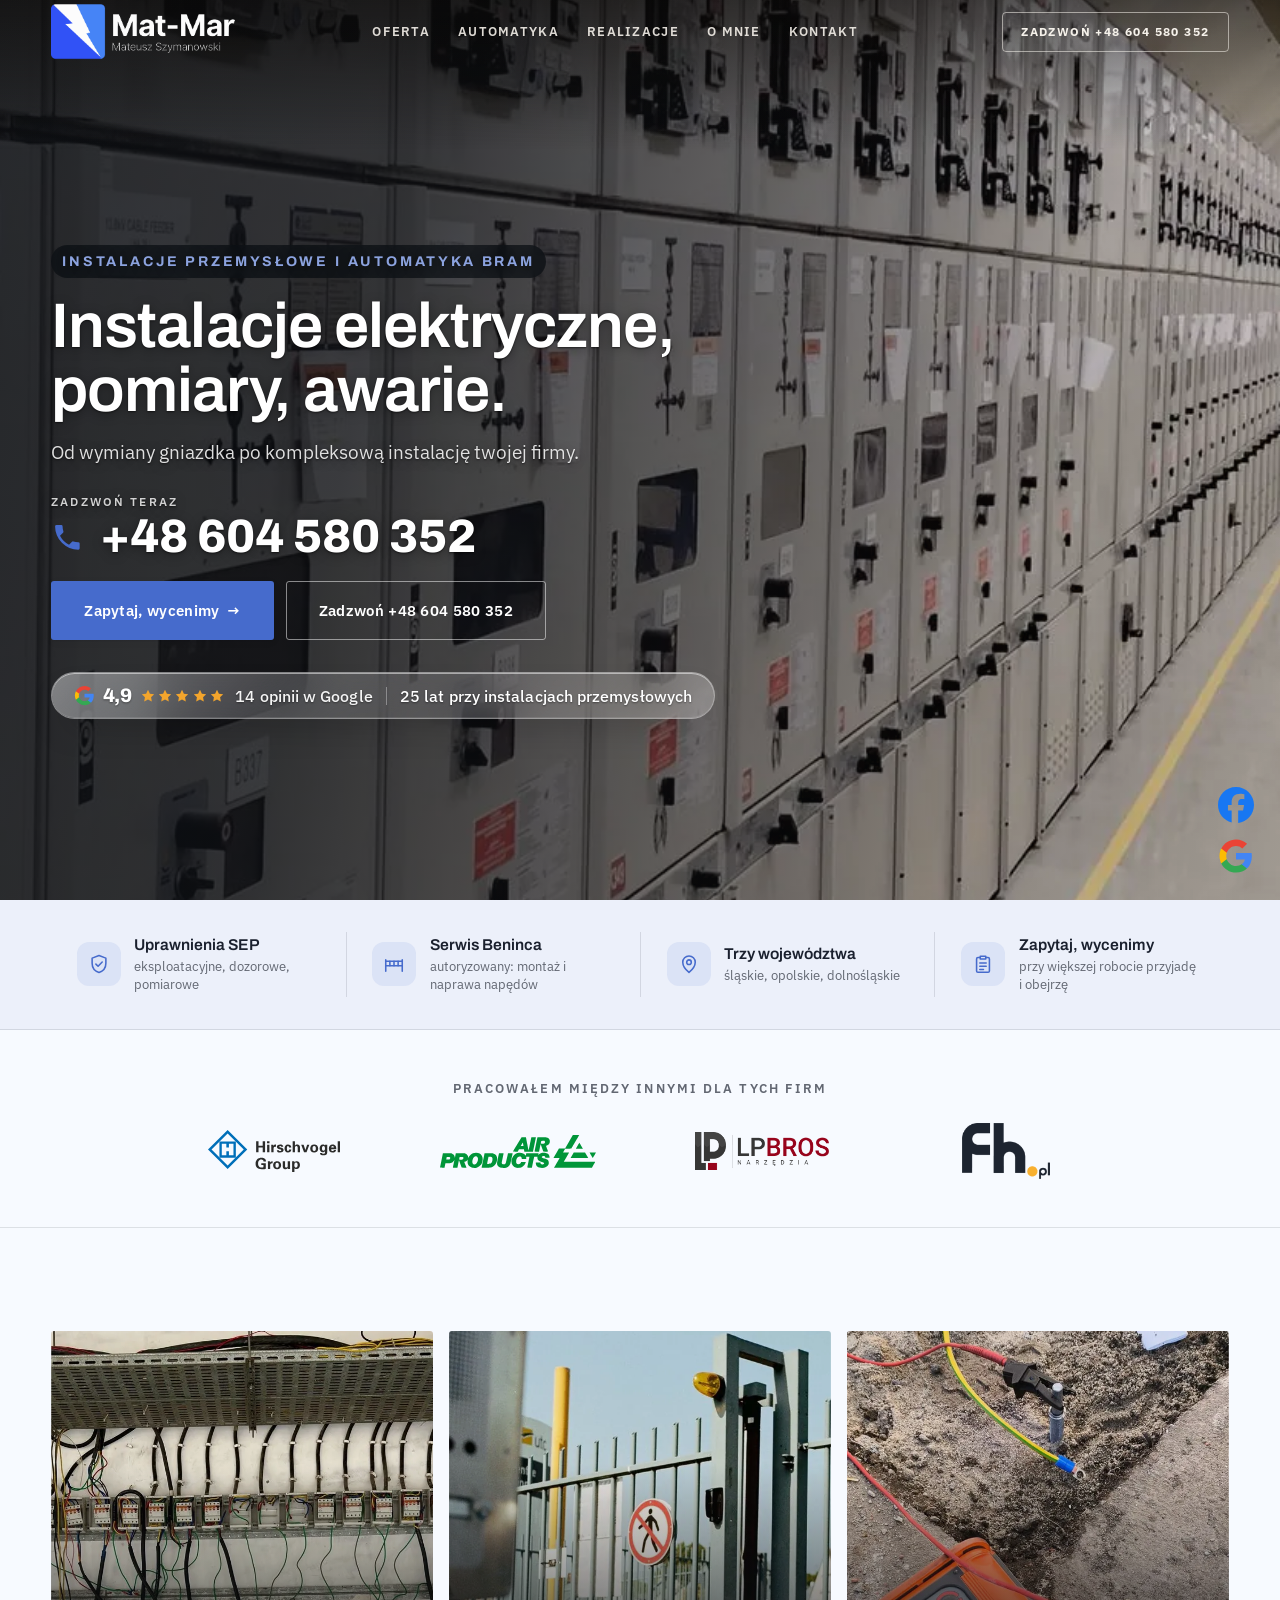
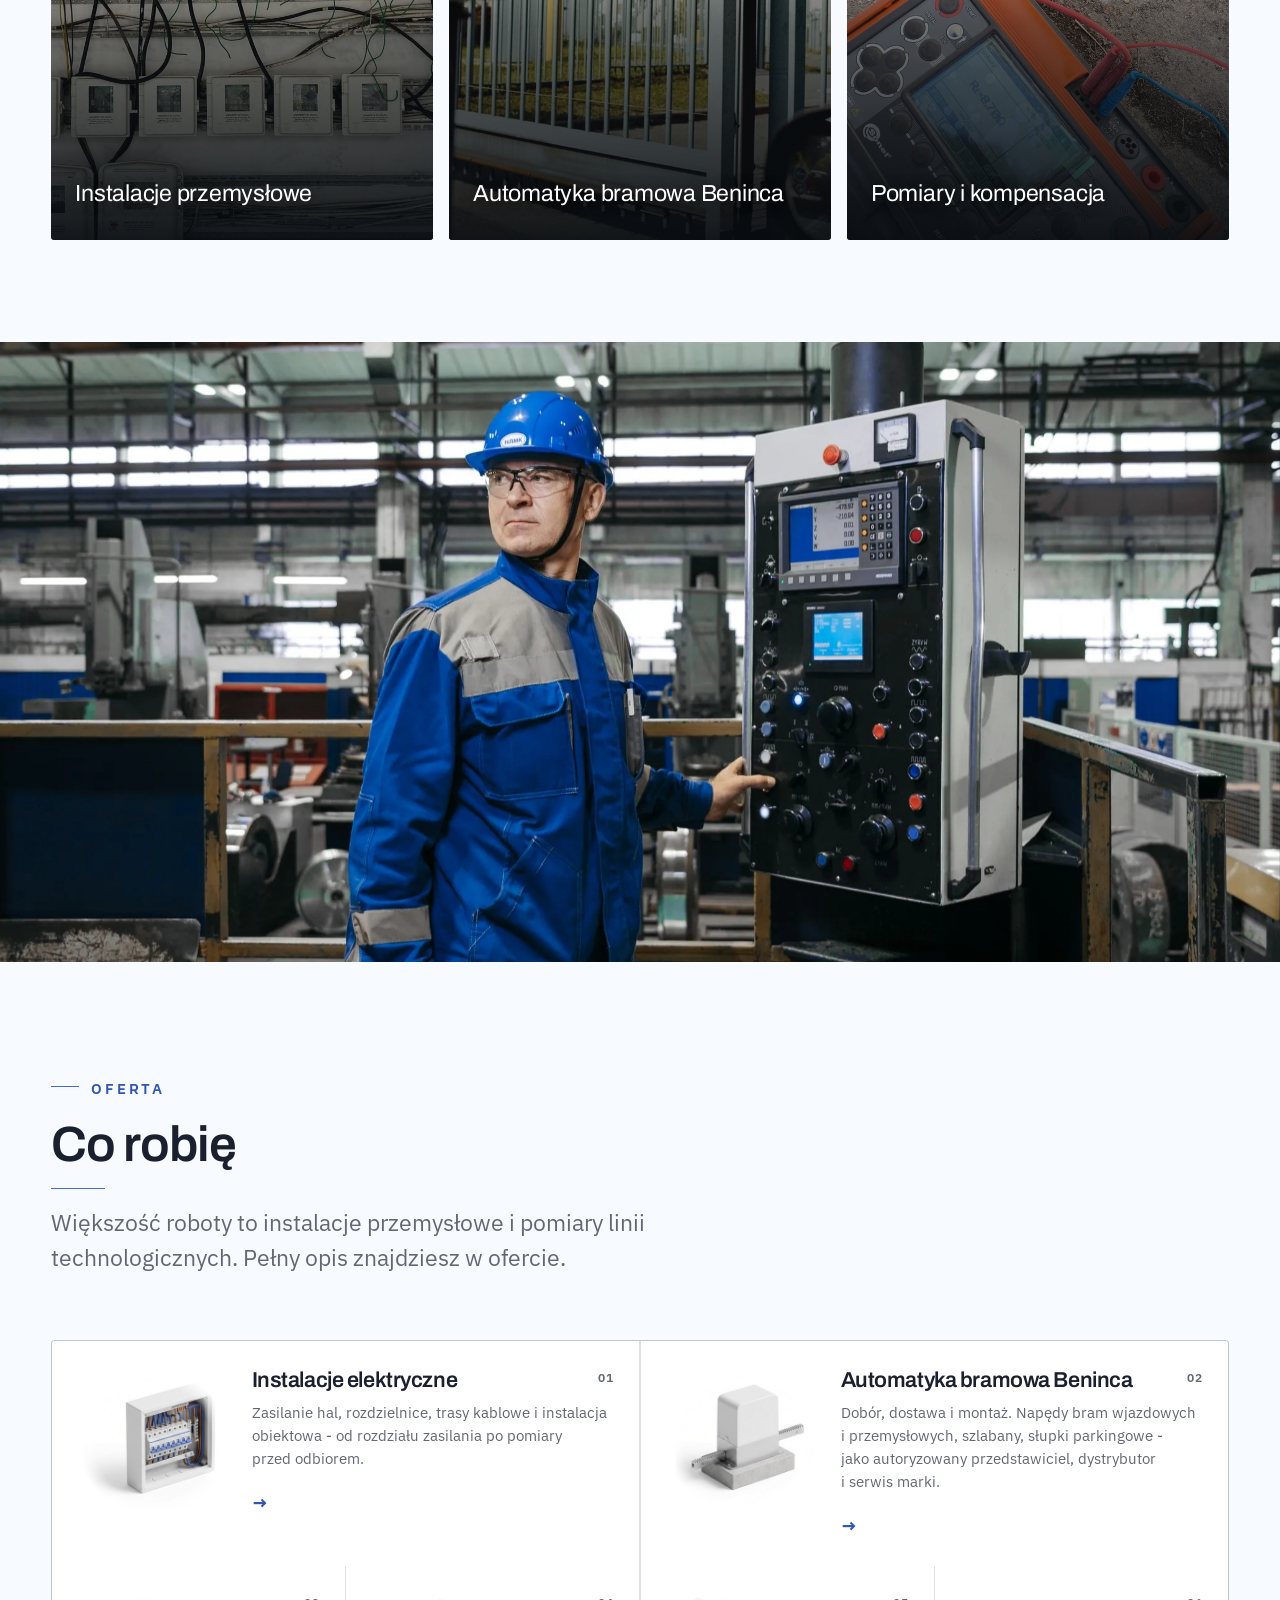
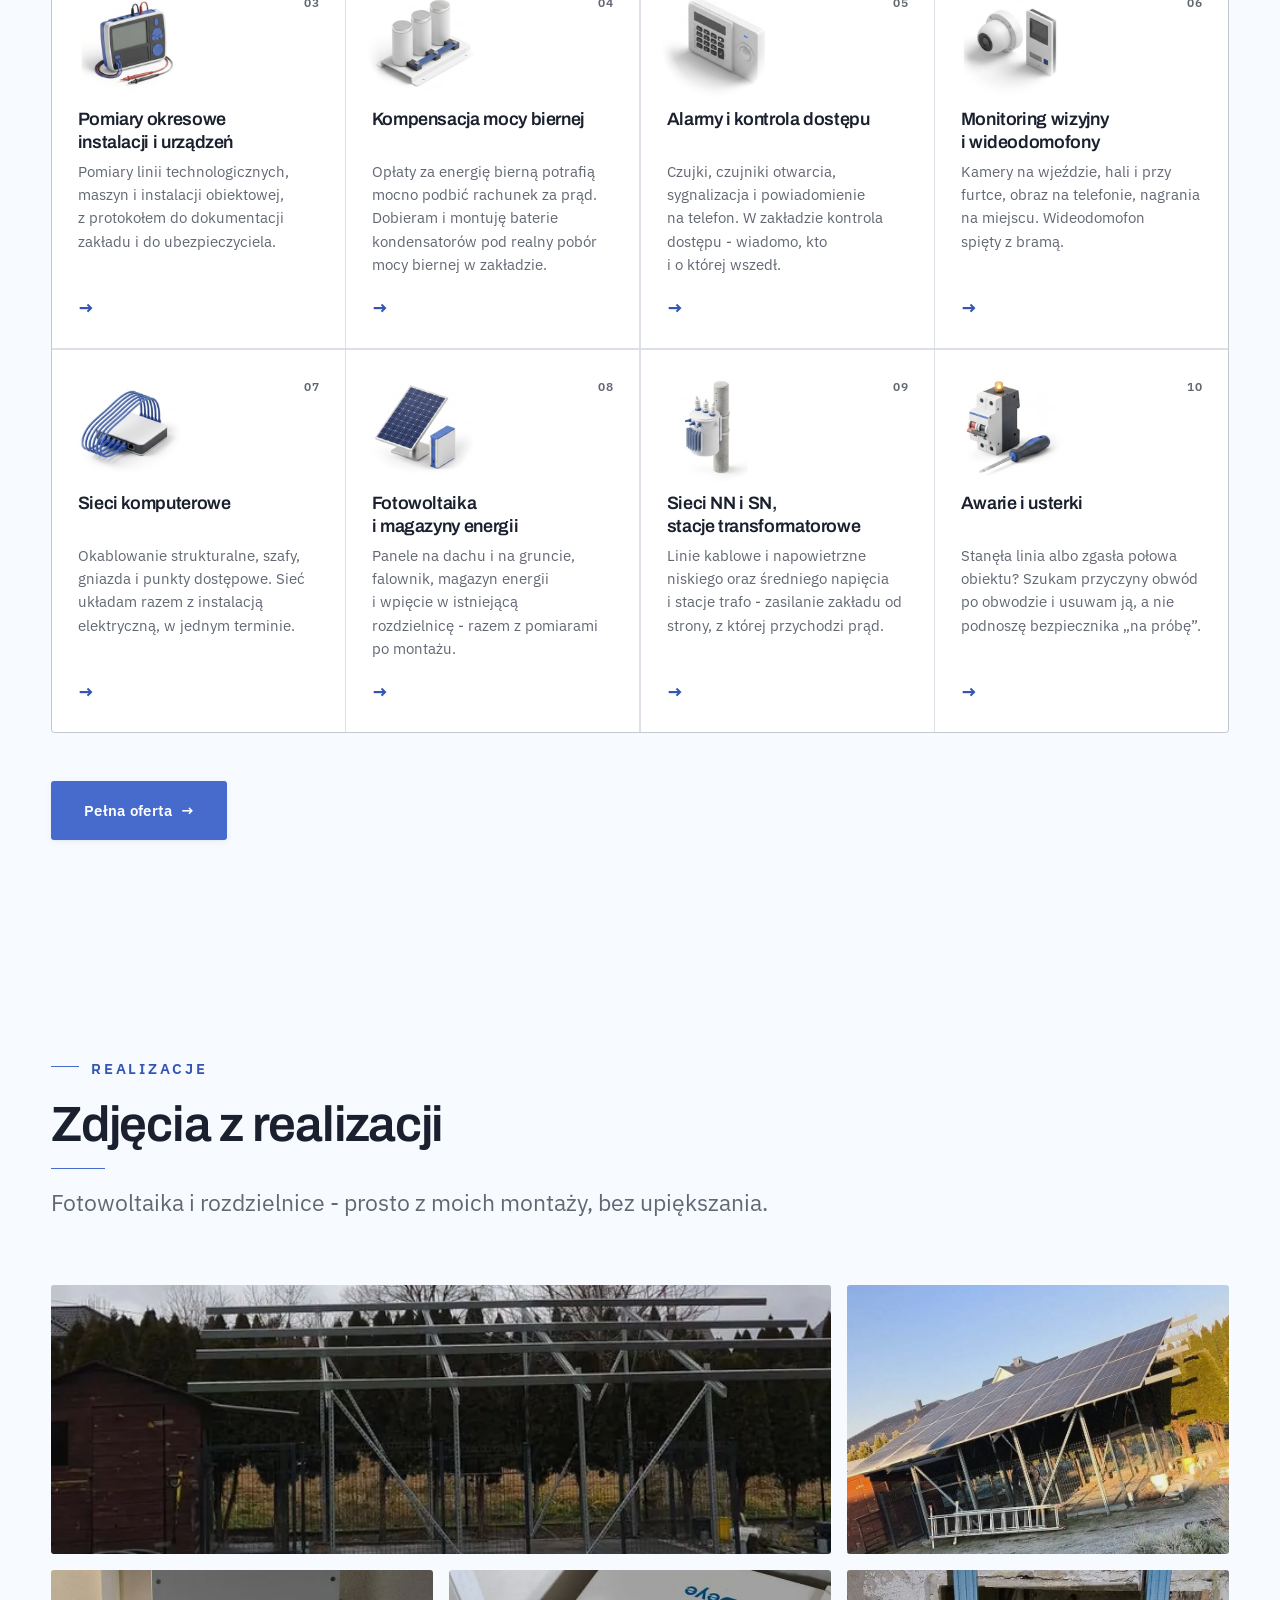
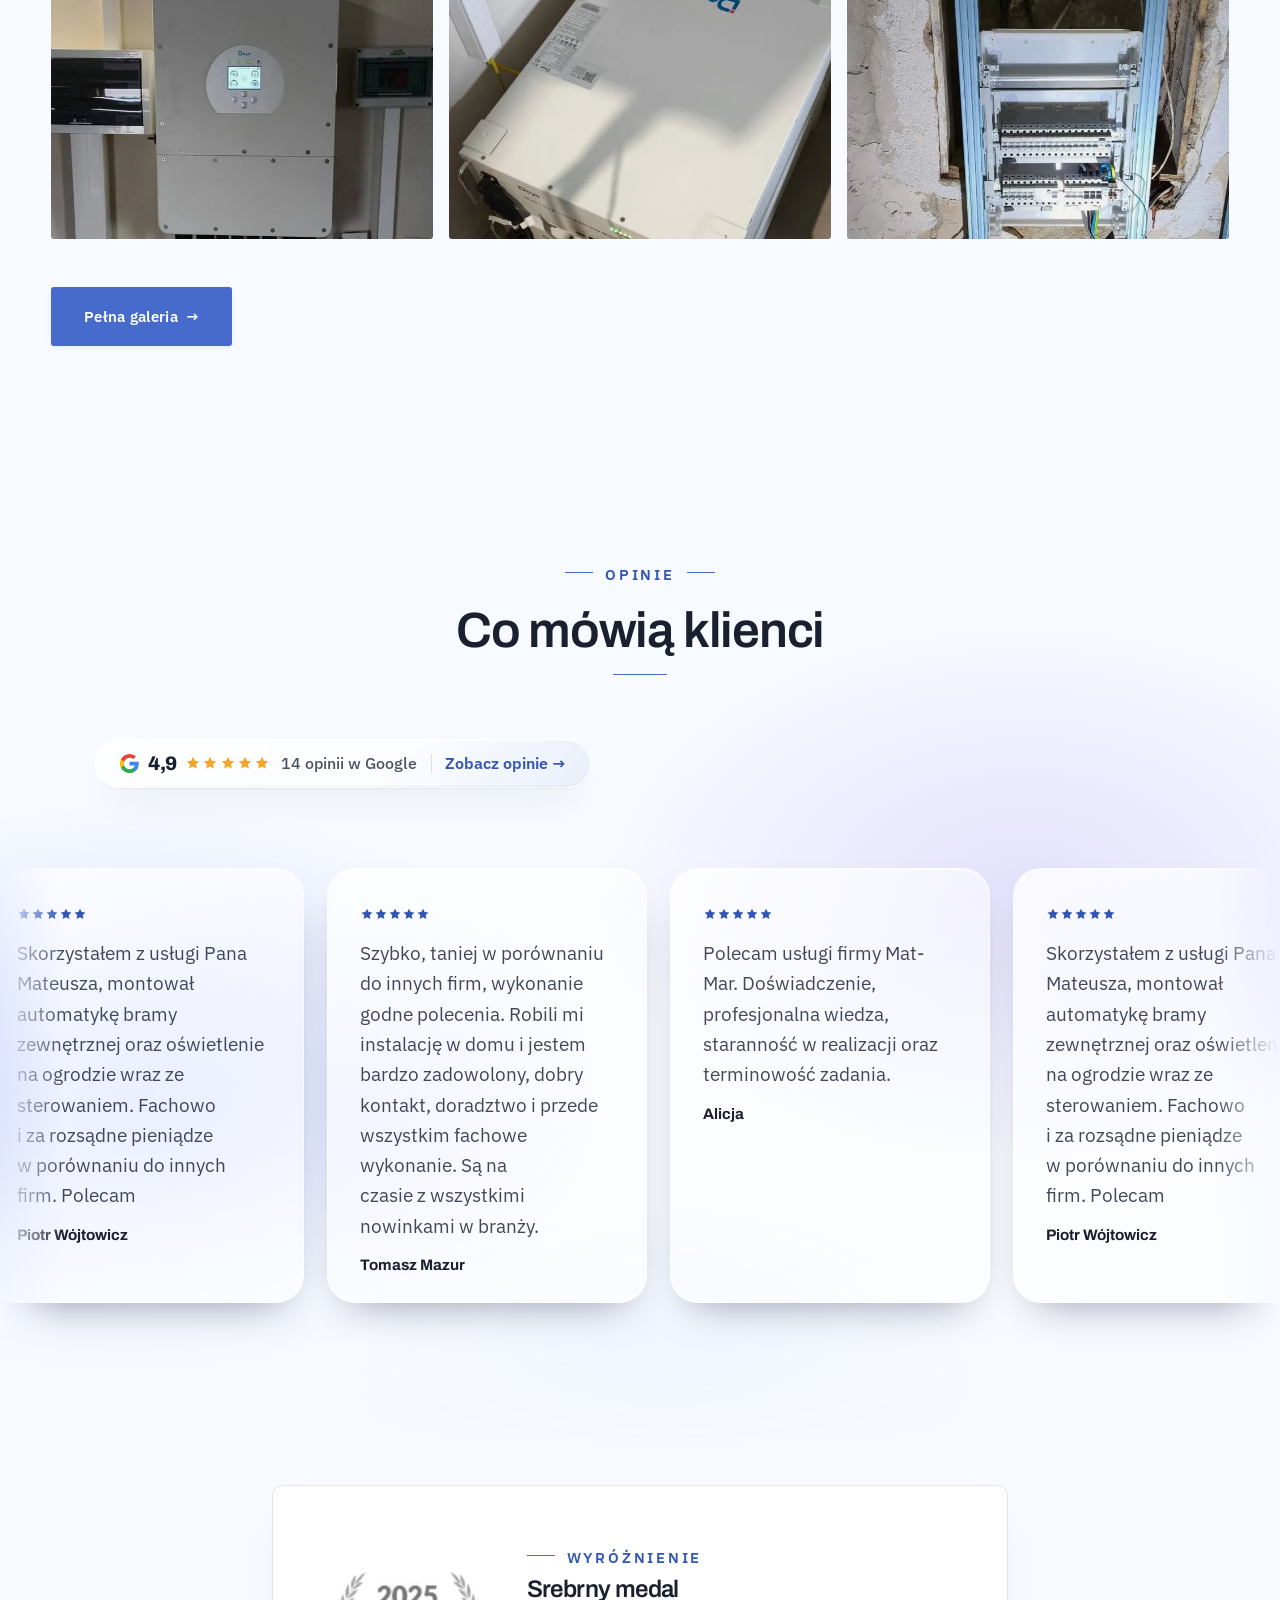
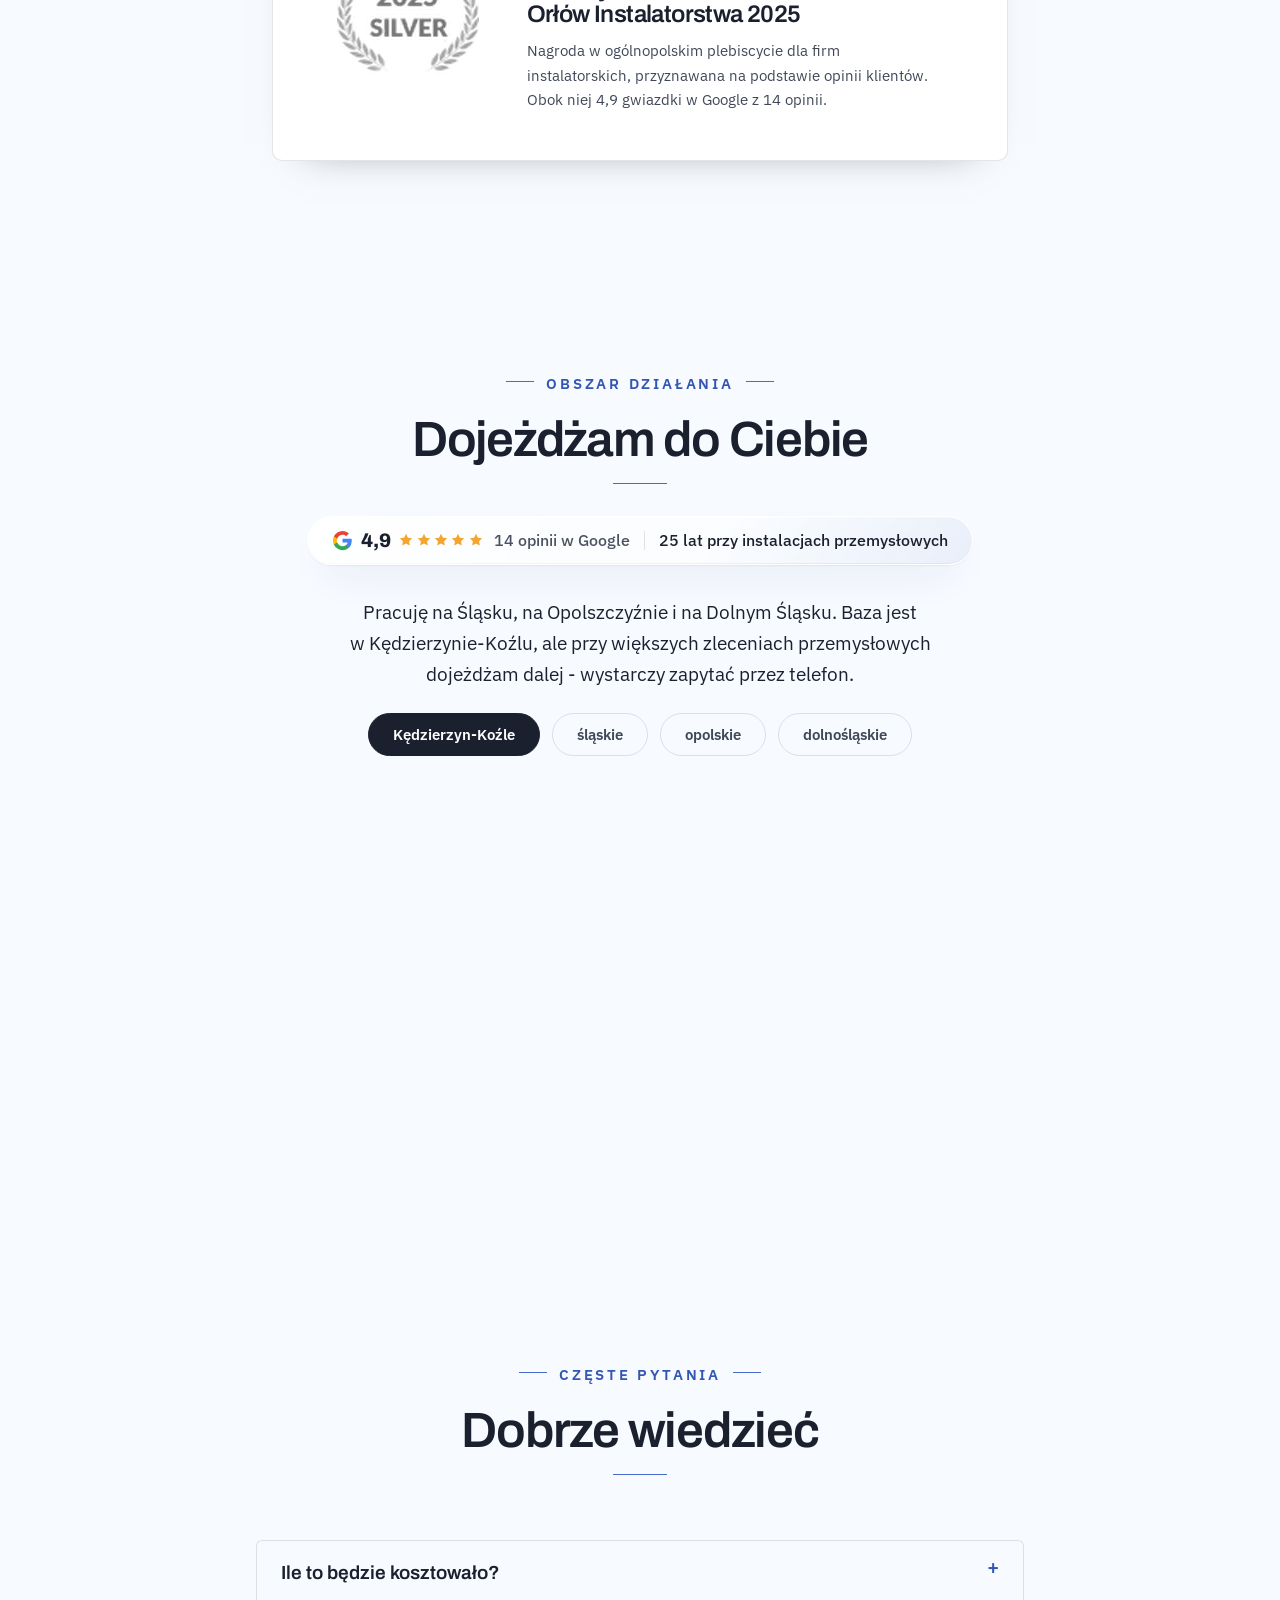
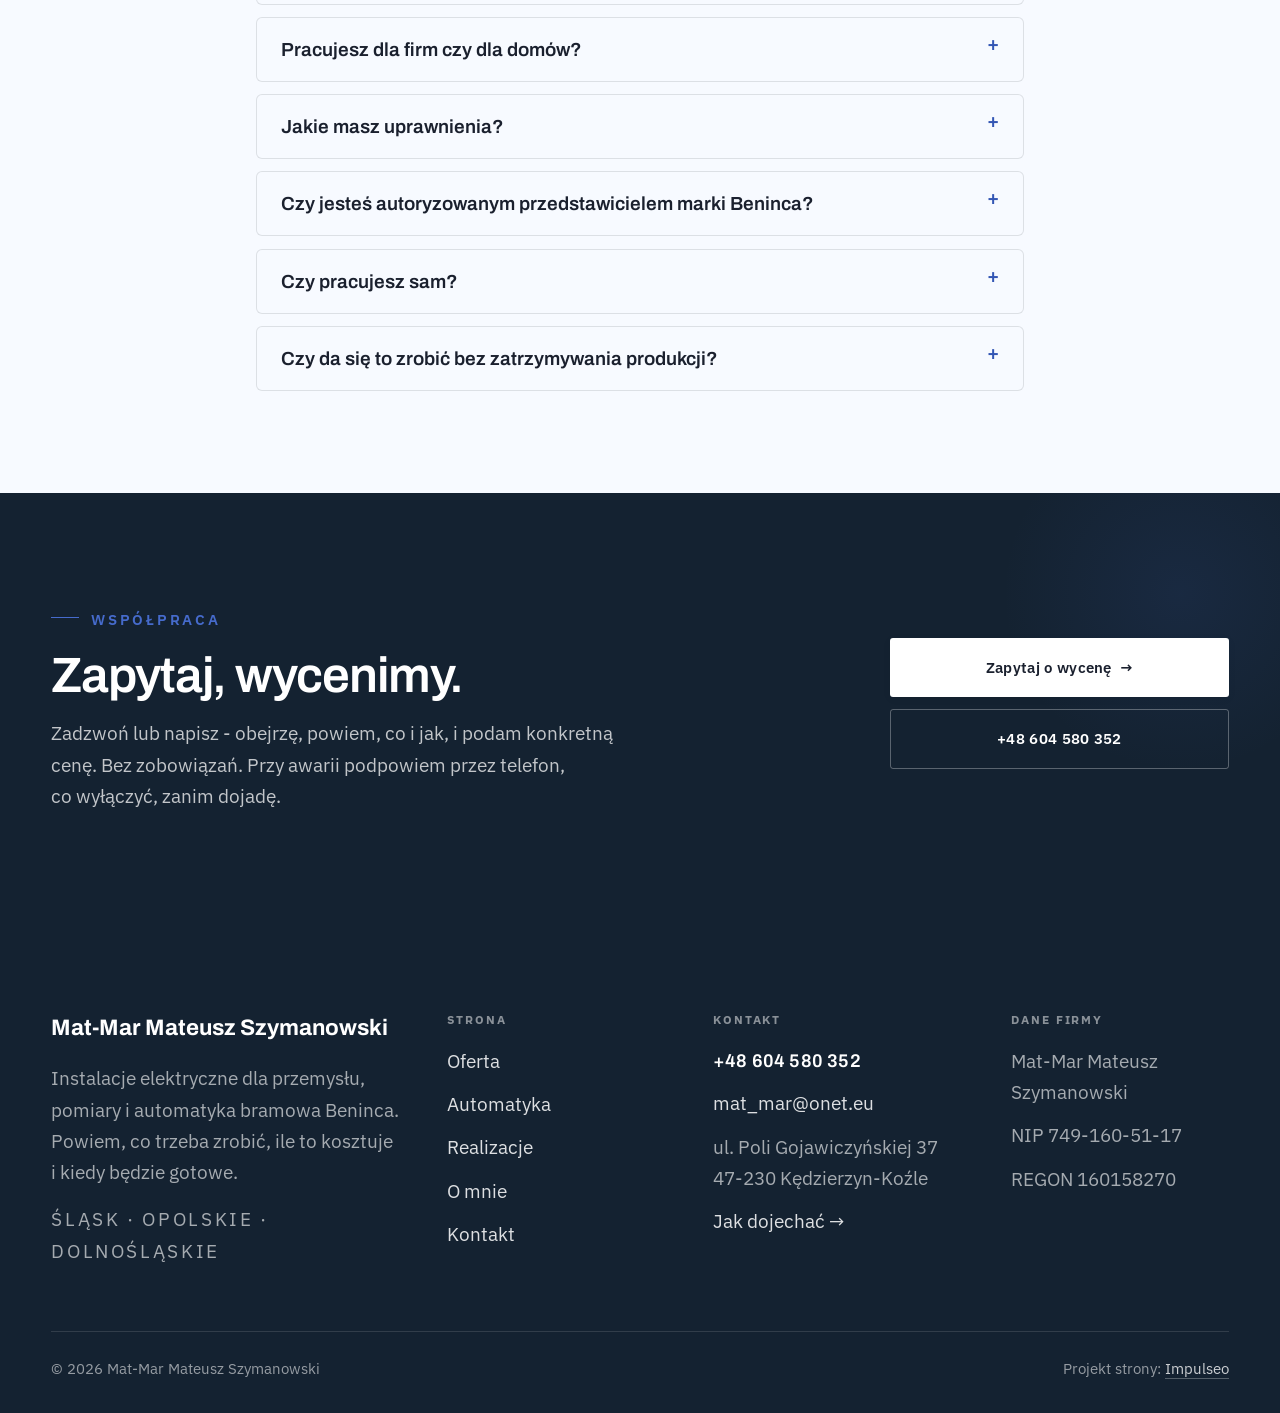
<file: index.html>
<!DOCTYPE html>
<html lang="pl">
<head>
<meta charset="UTF-8">
<meta name="viewport" content="width=device-width, initial-scale=1.0">
<title>Mat-Mar Szymanowski - instalacje elektryczne i automatyka bram</title>
<meta name="description" content="Instalacje elektryczne dla przemysłu, pomiary z uprawnieniami SEP, kompensacja mocy biernej i automatyka bram Beninca. Kędzierzyn-Koźle i okolice.">
<link rel="canonical" href="https://mat-mar.com.pl/">
<meta property="og:type" content="website">
<meta property="og:locale" content="pl_PL">
<meta property="og:site_name" content="Mat-Mar Mateusz Szymanowski">
<meta property="og:title" content="Mat-Mar Szymanowski - instalacje elektryczne i automatyka bram">
<meta property="og:description" content="Instalacje elektryczne dla przemysłu, pomiary z uprawnieniami SEP, kompensacja mocy biernej i automatyka bram Beninca. Kędzierzyn-Koźle i okolice.">
<meta property="og:url" content="https://mat-mar.com.pl/">
<meta property="og:image" content="https://mat-mar.com.pl/img/og.jpg">
<meta property="og:image:width" content="1200">
<meta property="og:image:height" content="630">
<meta name="twitter:card" content="summary_large_image">
<script type="application/ld+json">{"@context": "https://schema.org", "@type": "LocalBusiness", "name": "Mat-Mar Mateusz Szymanowski", "url": "https://mat-mar.com.pl/", "telephone": "+48604580352", "image": "https://mat-mar.com.pl/img/og.jpg", "areaServed": ["Kędzierzyn-Koźle", "województwo opolskie", "województwo śląskie", "województwo dolnośląskie"], "sameAs": ["https://www.facebook.com/p/Mat-Mar-Mateusz-Szymanowski-61558397411182/", "https://maps.google.com/?cid=10364919480204693796"]}</script>
<link rel="preconnect" href="https://fonts.googleapis.com">
<link rel="preconnect" href="https://fonts.gstatic.com" crossorigin>
<link href="https://fonts.googleapis.com/css2?family=Archivo:wght@500;600;700;800&family=IBM+Plex+Sans:wght@400;500;600&display=swap" rel="stylesheet">
<link rel="stylesheet" href="assets/styles.css?v=20260924d">
<link rel="preload" as="image" href="img/logo-nav-dark.png" fetchpriority="high">
<script>(function(){
 /* Wejscie z logo (skill wejscie-na-strone): raz na wizyte, ?intro = zagraj znowu.
    Skrypt BEZ defer - inaczej przez ulamek sekundy widac strone, a dopiero potem kurtyne. */
 try{
  var h=document.documentElement, a=location.search.indexOf('intro')>-1;
  if(window.matchMedia('(prefers-reduced-motion: reduce)').matches) return;
  if(!a && sessionStorage.getItem('mm-wejscie')) return;
  sessionStorage.setItem('mm-wejscie','1');
  h.classList.add('intro-on','bez-wejscia-tla');
 }catch(e){}
})();</script>
</head>
<body>
<div class="wejscie" aria-hidden="true">
  <div class="wejscie-plyta"></div>
  <div class="wejscie-znak-box">
    <span class="wejscie-znak"><img class="wz-ciemne" src="img/logo-nav-dark.png" width="1110" height="334" alt="" decoding="async"><img class="wz-jasne" src="img/logo-nav.png" width="1110" height="334" alt="" decoding="async"></span>
    <i class="wejscie-prad"></i>
  </div>
</div>

<header class="nav">
  <div class="wrap nav-inner">
    <a class="brand brand-has-logo" href="index.html"><img class="brand-logo brand-logo--jasny" src="img/logo-nav.png" alt="Mat-Mar Mateusz Szymanowski" width="1110" height="334" decoding="async"><img class="brand-logo brand-logo--ciemny" src="img/logo-nav-dark.png" alt="" aria-hidden="true" width="1110" height="334" decoding="async"></a>
    <nav class="nav-links">
      <a href="oferta.html">Oferta</a>
      <a href="automatyka.html">Automatyka</a>
      <a href="realizacje.html">Realizacje</a>
      <a href="o-nas.html">O mnie</a>
      <a href="kontakt.html">Kontakt</a>
      <a href="tel:+48604580352" class="btn btn-accent">Zadzwoń +48 604 580 352</a>
    </nav>
    <button class="nav-toggle" aria-label="Menu"><span></span><span></span><span></span></button>
  </div>
</header>
<script>(function(){
 /* Pomiar TUZ za </header>, nie w main.js - main.js rusza ~300 ms pozniej (regula 6). */
 var h=document.documentElement;
 if(!h.classList.contains('intro-on')) return;
 function sprzataj(){
   h.classList.remove('intro-on','intro-gra','intro-out');
   try{window.dispatchEvent(new Event('wejscie:koniec'));}catch(e){}
 }
 var obraz=null;
 document.querySelectorAll('.nav .brand-logo').forEach(function(im){
   if(!obraz && im.getBoundingClientRect().width>0) obraz=im;
 });
 var ciemne=document.querySelector('.wz-ciemne');
 if(!obraz||!ciemne){sprzataj();return;}

 /* SKALUJEMY W DOL, NIGDY W GORE (regula 8): na kurtynie logo ma prawdziwy rozmiar,
    do paska wraca scale() < 1. Sufit = piksele pliku / gestosc ekranu. */
 var PLIK_W=1110, PLIK_H=334;
 var r=obraz.getBoundingClientRect();
 var sufit=PLIK_W/Math.min(window.devicePixelRatio||1,3);
 var cel=(innerWidth<680)?Math.min(innerWidth*0.74,330):Math.min(innerWidth*0.36,470);
 cel=Math.max(r.width, Math.min(cel, sufit));
 h.style.setProperty('--i-w', Math.round(cel)+'px');
 h.style.setProperty('--i-h', Math.round(cel*PLIK_H/PLIK_W)+'px');
 h.style.setProperty('--i-zmniejsz', (r.width/cel).toFixed(4));
 h.style.setProperty('--i-px', Math.round(r.left+r.width/2-innerWidth/2)+'px');
 h.style.setProperty('--i-py', Math.round(r.top+r.height/2-innerHeight/2)+'px');

 var ruszylo=false, zrobione=false;
 function koniec(){
   if(!ruszylo||zrobione) return; zrobione=true;
   h.classList.add('intro-out');
   /* naglowek hero rusza, gdy kurtyna jest prawie na dole - bez pustej przerwy */
   setTimeout(function(){ try{window.dispatchEvent(new Event('wejscie:koniec'));}catch(e){} }, 720);
   setTimeout(sprzataj, 1150);
 }
 function graj(){
   if(ruszylo) return; ruszylo=true;
   /* DWIE klatki - inaczej przegladarka sklei start z koncem i przejscia nie widac */
   requestAnimationFrame(function(){requestAnimationFrame(function(){ h.classList.add('intro-gra'); });});
   /* MIN/SUFIT licza sie od startu animacji, nie od parsowania strony (regula 5a) */
   var start=Date.now(), MIN=820, SUFIT=1150, zaladowane=false;
   function heroGotowe(){ var im=document.querySelector('.hf-photo'); return !!(im&&im.complete&&im.naturalWidth>0); }
   function moze(){ if(Date.now()-start>=MIN && (heroGotowe()||zaladowane)) koniec(); else setTimeout(moze,70); }
   window.addEventListener('load',function(){zaladowane=true;});
   moze();
   setTimeout(koniec, SUFIT);
   setTimeout(sprzataj, 3200);                              /* twardy bezpiecznik */
   ['click','wheel','touchstart','keydown'].forEach(function(z){
     window.addEventListener(z, koniec, {once:true, passive:true});
   });
 }
 /* KURTYNA NIE RUSZA, DOPOKI LOGO NIE JEST POBRANE I ZDEKODOWANE (regula 5a) -
    inaczej takt wylaniania gra na pustym miejscu i logo "miga jak zbugowane". */
 function odpusc(){ if(!ruszylo) sprzataj(); }
 function zacznij(){ if(ciemne.decode) ciemne.decode().then(graj,graj); else graj(); }
 if(ciemne.complete && ciemne.naturalWidth>0) zacznij();
 else { ciemne.addEventListener('load', zacznij); ciemne.addEventListener('error', odpusc);
        setTimeout(function(){ (ciemne.complete&&ciemne.naturalWidth>0) ? zacznij() : odpusc(); }, 1400); }
 setTimeout(function(){ if(!ruszylo) sprzataj(); }, 4000);
})();</script>

<main>
<section class="hero-fach">
  <picture><source media="(max-width:700px) and (orientation:portrait)" srcset="img/hero-tel.webp" width="835" height="1346"><img class="hf-photo" src="img/hero.webp" fetchpriority="high" alt="Mat-Mar Mateusz Szymanowski - instalacje elektryczne" width="2400" height="1346"></picture>
  <div class="hf-panel">
    <div class="hf-inner">
      <span class="hf-kicker">Instalacje przemysłowe i automatyka bram</span>
      <h1 class="hf-title">Instalacje elektryczne, pomiary, awarie. <em></em></h1>
      <p class="hf-lead">Od wymiany gniazdka po kompleksową instalację twojej firmy.</p>
      <a class="hf-phone" href="tel:+48604580352"><span class="hf-phone-lab">Zadzwoń teraz</span><span class="hf-phone-num"><svg class="ico-tel" width="16" height="16" viewBox="0 0 24 24" fill="none" aria-hidden="true"><path d="M6.6 10.8a15.5 15.5 0 0 0 6.6 6.6l2.2-2.2a1 1 0 0 1 1-.24 11.4 11.4 0 0 0 3.6.58 1 1 0 0 1 1 1V20a1 1 0 0 1-1 1A17 17 0 0 1 3 4a1 1 0 0 1 1-1h3.5a1 1 0 0 1 1 1c0 1.25.2 2.46.58 3.6a1 1 0 0 1-.25 1l-2.23 2.2Z" fill="currentColor"/></svg> +48 604 580 352</span></a>
      <div class="hf-actions">
        <a href="kontakt.html" class="btn btn-accent">Zapytaj, wycenimy <span class="arr">→</span></a>
        <a href="tel:+48604580352" class="btn btn-ghost hf-ghost">Zadzwoń +48 604 580 352</a>
      </div>
      <div class="hf-trust hf-trust--zaufanie"><a class="tg-link" href="https://maps.google.com/?cid=10364919480204693796" target="_blank" rel="noopener" aria-label="Ocena 4,9 w Google na podstawie 14 opinii"><svg class="tg-g" viewBox="0 0 24 24" width="21" height="21" aria-hidden="true"><path fill="#4285F4" d="M22.56 12.25c0-.78-.07-1.53-.2-2.25H12v4.26h5.92c-.26 1.37-1.04 2.53-2.21 3.31v2.77h3.57c2.08-1.92 3.28-4.74 3.28-8.09z"/><path fill="#34A853" d="M12 23c2.97 0 5.46-.98 7.28-2.66l-3.57-2.77c-.98.66-2.23 1.06-3.71 1.06-2.86 0-5.29-1.93-6.16-4.53H2.18v2.84C3.99 20.53 7.7 23 12 23z"/><path fill="#FBBC05" d="M5.84 14.09c-.22-.66-.35-1.36-.35-2.09s.13-1.43.35-2.09V7.07H2.18C1.43 8.55 1 10.22 1 12s.43 3.45 1.18 4.93l2.85-2.22.81-.62z"/><path fill="#EA4335" d="M12 5.38c1.62 0 3.06.56 4.21 1.64l3.15-3.15C17.45 2.09 14.97 1 12 1 7.7 1 3.99 3.47 2.18 7.07l3.66 2.84c.87-2.6 3.3-4.53 6.16-4.53z"/></svg><b class="tg-ocena">4,9</b><span class="tg-gwiazdki" aria-hidden="true"><svg viewBox="0 0 24 24" width="16" height="16" aria-hidden="true"><path d="M12 2.8l2.85 5.8 6.4.93-4.63 4.5 1.1 6.37L12 17.4l-5.72 3 1.1-6.37-4.63-4.5 6.4-.93L12 2.8Z" fill="currentColor"/></svg><svg viewBox="0 0 24 24" width="16" height="16" aria-hidden="true"><path d="M12 2.8l2.85 5.8 6.4.93-4.63 4.5 1.1 6.37L12 17.4l-5.72 3 1.1-6.37-4.63-4.5 6.4-.93L12 2.8Z" fill="currentColor"/></svg><svg viewBox="0 0 24 24" width="16" height="16" aria-hidden="true"><path d="M12 2.8l2.85 5.8 6.4.93-4.63 4.5 1.1 6.37L12 17.4l-5.72 3 1.1-6.37-4.63-4.5 6.4-.93L12 2.8Z" fill="currentColor"/></svg><svg viewBox="0 0 24 24" width="16" height="16" aria-hidden="true"><path d="M12 2.8l2.85 5.8 6.4.93-4.63 4.5 1.1 6.37L12 17.4l-5.72 3 1.1-6.37-4.63-4.5 6.4-.93L12 2.8Z" fill="currentColor"/></svg><svg viewBox="0 0 24 24" width="16" height="16" aria-hidden="true"><path d="M12 2.8l2.85 5.8 6.4.93-4.63 4.5 1.1 6.37L12 17.4l-5.72 3 1.1-6.37-4.63-4.5 6.4-.93L12 2.8Z" fill="currentColor"/></svg></span><span class="tg-ile">14 opinii w Google</span></a><span class="tg-sep" aria-hidden="true"></span><span class="tg-lata">25 lat przy instalacjach przemysłowych</span></div>
    </div>
  </div>
</section>
<section class="fach-promise">
  <div class="wrap">
    <ul class="fp-row reveal"><li><span class="fp-ico" aria-hidden="true"><svg viewBox="0 0 24 24" width="22" height="22" fill="none" stroke="currentColor" stroke-width="1.7" stroke-linecap="round" stroke-linejoin="round"><path d="M12 2.8 4.5 5.6v5.6c0 4.6 3.1 8.6 7.5 10 4.4-1.4 7.5-5.4 7.5-10V5.6L12 2.8Z"/><path d="m8.6 12.1 2.4 2.4 4.5-4.6"/></svg></span><span class="fp-txt"><b>Uprawnienia SEP</b><span>eksploatacyjne, dozorowe, pomiarowe</span></span></li><li><span class="fp-ico" aria-hidden="true"><svg viewBox="0 0 24 24" width="22" height="22" fill="none" stroke="currentColor" stroke-width="1.7" stroke-linecap="round" stroke-linejoin="round"><path d="M3 20V7.5M21 20V7.5"/><path d="M3 9h18M3 14h18"/><path d="M7.5 9v5M12 9v5M16.5 9v5"/></svg></span><span class="fp-txt"><b>Serwis Beninca</b><span>autoryzowany: montaż i naprawa napędów</span></span></li><li><span class="fp-ico" aria-hidden="true"><svg viewBox="0 0 24 24" width="22" height="22" fill="none" stroke="currentColor" stroke-width="1.7" stroke-linecap="round" stroke-linejoin="round"><path d="M12 21.2s-6.8-5.7-6.8-11.2a6.8 6.8 0 0 1 13.6 0c0 5.5-6.8 11.2-6.8 11.2Z"/><circle cx="12" cy="10" r="2.5"/></svg></span><span class="fp-txt"><b>Trzy województwa</b><span>śląskie, opolskie, dolnośląskie</span></span></li><li><span class="fp-ico" aria-hidden="true"><svg viewBox="0 0 24 24" width="22" height="22" fill="none" stroke="currentColor" stroke-width="1.7" stroke-linecap="round" stroke-linejoin="round"><path d="M9 3.5h6v3H9z"/><path d="M15 5h2.5A1.5 1.5 0 0 1 19 6.5v13a1.5 1.5 0 0 1-1.5 1.5h-11A1.5 1.5 0 0 1 5 19.5v-13A1.5 1.5 0 0 1 6.5 5H9"/><path d="M8.5 11h7M8.5 14.5h7M8.5 18h4"/></svg></span><span class="fp-txt"><b>Zapytaj, wycenimy</b><span>przy większej robocie przyjadę i obejrzę</span></span></li></ul>
  </div>
</section>
<section class="klienci-sciana" aria-label="Zakłady, dla których pracowałem">
  <div class="wrap">
    <p class="ks-lead reveal">Pracowałem między innymi dla tych firm</p>
    <ul class="ks-row reveal">
        <li class="ks-wysoki"><img src="img/klient-hirschvogel.svg" alt="Hirschvogel Components Poland" width="220" height="70" loading="lazy" decoding="async"></li>
        <li><img src="img/klient-air-products.svg" alt="Air Products" width="1330" height="283" loading="lazy" decoding="async"></li>
        <li><img src="img/klient-lp-bros.png" alt="LP Bros" width="494" height="140" loading="lazy" decoding="async"></li>
        <li class="ks-wysoki"><img src="img/klient-fitness-home.png" alt="Fitness Home" width="298" height="190" loading="lazy" decoding="async"></li>
    </ul>
  </div>
</section>
<section class="gateways-band">
  <div class="wrap">
    <div class="gateways">
      <a href="oferta.html" class="gateway reveal"><img src="img/g2.webp" alt="Przemysłowe instalacje elektryczne" width="1600" height="1089" decoding="async"><span class="g-ttl">Instalacje przemysłowe</span></a>
      <a href="automatyka.html" class="gateway reveal"><img src="img/a1.webp" alt="Automatyka bramowa Beninca" width="1400" height="933" decoding="async"><span class="g-ttl">Automatyka bramowa Beninca</span></a>
      <a href="oferta.html" class="gateway reveal"><img src="img/g3.webp" alt="Pomiary i kompensacja mocy biernej" width="675" height="1500" decoding="async"><span class="g-ttl">Pomiary i kompensacja</span></a>
    </div>
  </div>
</section>
<section class="stopklatka" aria-hidden="true">
  <img class="stk-bg" src="img/stopklatka.webp" srcset="img/stopklatka-1200.webp 1200w, img/stopklatka.webp 2400w" sizes="100vw" alt="" loading="lazy" decoding="async" width="2400" height="1597">
</section>
<section class="fach-uslugi">
  <div class="wrap">
    <div class="head reveal">
      <span class="eyebrow">Oferta</span>
      <h2>Co robię</h2>
      <p>Większość roboty to instalacje przemysłowe i pomiary linii technologicznych. Pełny opis znajdziesz w ofercie.</p>
    </div>
    <ul class="usl-karty">
      <li class="uk uk--duza reveal"><a href="oferta.html"><img class="uk-ic" src="img/ikony/instalacje.jpg" alt="" width="320" height="320" loading="lazy" decoding="async"><div class="uk-tresc"><h3>Instalacje elektryczne</h3><span class="uk-opis">Zasilanie hal, rozdzielnice, trasy kablowe i instalacja obiektowa - od rozdziału zasilania po pomiary przed odbiorem.</span><span class="uk-cta">Zobacz <span class="arr">→</span></span></div></a></li>
      <li class="uk uk--duza reveal"><a href="automatyka.html"><img class="uk-ic" src="img/ikony/napedy-bram.jpg" alt="" width="320" height="320" loading="lazy" decoding="async"><div class="uk-tresc"><h3>Automatyka bramowa Beninca</h3><span class="uk-opis">Dobór, dostawa i montaż. Napędy bram wjazdowych i przemysłowych, szlabany, słupki parkingowe - jako autoryzowany przedstawiciel, dystrybutor i serwis marki.</span><span class="uk-cta">Zobacz <span class="arr">→</span></span></div></a></li>
      <li class="uk reveal"><a href="oferta.html"><img class="uk-ic" src="img/ikony/pomiary.jpg" alt="" width="320" height="320" loading="lazy" decoding="async"><div class="uk-tresc"><h3>Pomiary okresowe instalacji i urządzeń</h3><span class="uk-opis">Pomiary linii technologicznych, maszyn i instalacji obiektowej, z protokołem do dokumentacji zakładu i do ubezpieczyciela.</span><span class="uk-cta">Zobacz <span class="arr">→</span></span></div></a></li>
      <li class="uk reveal"><a href="oferta.html"><img class="uk-ic" src="img/ikony/kompensacja.jpg" alt="" width="320" height="320" loading="lazy" decoding="async"><div class="uk-tresc"><h3>Kompensacja mocy biernej</h3><span class="uk-opis">Opłaty za energię bierną potrafią mocno podbić rachunek za prąd. Dobieram i montuję baterie kondensatorów pod realny pobór mocy biernej w zakładzie.</span><span class="uk-cta">Zobacz <span class="arr">→</span></span></div></a></li>
      <li class="uk reveal"><a href="oferta.html"><img class="uk-ic" src="img/ikony/alarmy.jpg" alt="" width="320" height="320" loading="lazy" decoding="async"><div class="uk-tresc"><h3>Alarmy i kontrola dostępu</h3><span class="uk-opis">Czujki, czujniki otwarcia, sygnalizacja i powiadomienie na telefon. W zakładzie kontrola dostępu - wiadomo, kto i o której wszedł.</span><span class="uk-cta">Zobacz <span class="arr">→</span></span></div></a></li>
      <li class="uk reveal"><a href="oferta.html"><img class="uk-ic" src="img/ikony/monitoring.jpg" alt="" width="320" height="320" loading="lazy" decoding="async"><div class="uk-tresc"><h3>Monitoring wizyjny i wideodomofony</h3><span class="uk-opis">Kamery na wjeździe, hali i przy furtce, obraz na telefonie, nagrania na miejscu. Wideodomofon spięty z bramą.</span><span class="uk-cta">Zobacz <span class="arr">→</span></span></div></a></li>
      <li class="uk reveal"><a href="oferta.html"><img class="uk-ic" src="img/ikony/sieci-lan.jpg" alt="" width="320" height="320" loading="lazy" decoding="async"><div class="uk-tresc"><h3>Sieci komputerowe</h3><span class="uk-opis">Okablowanie strukturalne, szafy, gniazda i punkty dostępowe. Sieć układam razem z instalacją elektryczną, w jednym terminie.</span><span class="uk-cta">Zobacz <span class="arr">→</span></span></div></a></li>
      <li class="uk reveal"><a href="oferta.html"><img class="uk-ic" src="img/ikony/fotowoltaika.jpg" alt="" width="320" height="320" loading="lazy" decoding="async"><div class="uk-tresc"><h3>Fotowoltaika i magazyny energii</h3><span class="uk-opis">Panele na dachu i na gruncie, falownik, magazyn energii i wpięcie w istniejącą rozdzielnicę - razem z pomiarami po montażu.</span><span class="uk-cta">Zobacz <span class="arr">→</span></span></div></a></li>
      <li class="uk reveal"><a href="oferta.html"><img class="uk-ic" src="img/ikony/sieci-sn.jpg" alt="" width="320" height="320" loading="lazy" decoding="async"><div class="uk-tresc"><h3>Sieci NN i SN, stacje transformatorowe</h3><span class="uk-opis">Linie kablowe i napowietrzne niskiego oraz średniego napięcia i stacje trafo - zasilanie zakładu od strony, z której przychodzi prąd.</span><span class="uk-cta">Zobacz <span class="arr">→</span></span></div></a></li>
      <li class="uk reveal"><a href="oferta.html"><img class="uk-ic" src="img/ikony/awarie.jpg" alt="" width="320" height="320" loading="lazy" decoding="async"><div class="uk-tresc"><h3>Awarie i usterki</h3><span class="uk-opis">Stanęła linia albo zgasła połowa obiektu? Szukam przyczyny obwód po obwodzie i usuwam ją, a nie podnoszę bezpiecznika „na próbę”.</span><span class="uk-cta">Zobacz <span class="arr">→</span></span></div></a></li>
    </ul>
    <div style="margin-top:var(--space-7)" class="reveal"><a href="oferta.html" class="btn btn-accent">Pełna oferta <span class="arr">→</span></a></div>
  </div>
</section>
<section>
  <div class="wrap">
    <div class="head reveal">
      <span class="eyebrow">Realizacje</span>
      <h2>Zdjęcia z realizacji</h2>
      <p>Fotowoltaika i rozdzielnice - prosto z moich montaży, bez upiększania.</p>
    </div>
    <div class="gallery">
      <div class="tile t-two3 reveal"><img src="img/o-pv.webp" alt="Konstrukcja pod panele na gruncie" loading="lazy" width="675" height="1500" style="object-position:50% 58%" decoding="async"></div>
      <div class="tile t-third reveal"><img src="img/g6.webp" alt="Farma fotowoltaiczna na gruncie" loading="lazy" width="844" height="1500" style="object-position:50% 45%" decoding="async"></div>
      <div class="tile t-third reveal"><img src="img/g1.webp" alt="Falownik Deye wpięty w rozdzielnicę" loading="lazy" width="675" height="1500" style="object-position:50% 30%" decoding="async"></div>
      <div class="tile t-third reveal"><img src="img/g5.webp" alt="Magazyn energii przy instalacji PV" loading="lazy" width="675" height="1500" style="object-position:50% 45%" decoding="async"></div>
      <div class="tile t-third reveal"><img src="img/g10.webp" alt="Rozdzielnica podtynkowa w trakcie montażu" loading="lazy" width="674" height="1500" style="object-position:50% 25%" decoding="async"></div>
    </div>
    <div style="margin-top:var(--space-7)" class="reveal"><a href="realizacje.html" class="btn btn-accent">Pełna galeria <span class="arr">→</span></a></div>
  </div>
</section>
<section class="opinie">
  <div class="wrap">
    <div class="head center reveal">
      <span class="eyebrow">Opinie</span>
      <h2>Co mówią klienci</h2>
    </div>
    <p class="op-plakietka-wrap reveal"><a class="op-plakietka" href="https://maps.google.com/?cid=10364919480204693796" target="_blank" rel="noopener" aria-label="Ocena 4,9 w Google na podstawie 14 opinii - zobacz opinie w Google"><svg class="tg-g" viewBox="0 0 24 24" width="21" height="21" aria-hidden="true"><path fill="#4285F4" d="M22.56 12.25c0-.78-.07-1.53-.2-2.25H12v4.26h5.92c-.26 1.37-1.04 2.53-2.21 3.31v2.77h3.57c2.08-1.92 3.28-4.74 3.28-8.09z"/><path fill="#34A853" d="M12 23c2.97 0 5.46-.98 7.28-2.66l-3.57-2.77c-.98.66-2.23 1.06-3.71 1.06-2.86 0-5.29-1.93-6.16-4.53H2.18v2.84C3.99 20.53 7.7 23 12 23z"/><path fill="#FBBC05" d="M5.84 14.09c-.22-.66-.35-1.36-.35-2.09s.13-1.43.35-2.09V7.07H2.18C1.43 8.55 1 10.22 1 12s.43 3.45 1.18 4.93l2.85-2.22.81-.62z"/><path fill="#EA4335" d="M12 5.38c1.62 0 3.06.56 4.21 1.64l3.15-3.15C17.45 2.09 14.97 1 12 1 7.7 1 3.99 3.47 2.18 7.07l3.66 2.84c.87-2.6 3.3-4.53 6.16-4.53z"/></svg><b class="tg-ocena">4,9</b><span class="tg-gwiazdki" aria-hidden="true"><svg viewBox="0 0 24 24" width="16" height="16" aria-hidden="true"><path d="M12 2.8l2.85 5.8 6.4.93-4.63 4.5 1.1 6.37L12 17.4l-5.72 3 1.1-6.37-4.63-4.5 6.4-.93L12 2.8Z" fill="currentColor"/></svg><svg viewBox="0 0 24 24" width="16" height="16" aria-hidden="true"><path d="M12 2.8l2.85 5.8 6.4.93-4.63 4.5 1.1 6.37L12 17.4l-5.72 3 1.1-6.37-4.63-4.5 6.4-.93L12 2.8Z" fill="currentColor"/></svg><svg viewBox="0 0 24 24" width="16" height="16" aria-hidden="true"><path d="M12 2.8l2.85 5.8 6.4.93-4.63 4.5 1.1 6.37L12 17.4l-5.72 3 1.1-6.37-4.63-4.5 6.4-.93L12 2.8Z" fill="currentColor"/></svg><svg viewBox="0 0 24 24" width="16" height="16" aria-hidden="true"><path d="M12 2.8l2.85 5.8 6.4.93-4.63 4.5 1.1 6.37L12 17.4l-5.72 3 1.1-6.37-4.63-4.5 6.4-.93L12 2.8Z" fill="currentColor"/></svg><svg viewBox="0 0 24 24" width="16" height="16" aria-hidden="true"><path d="M12 2.8l2.85 5.8 6.4.93-4.63 4.5 1.1 6.37L12 17.4l-5.72 3 1.1-6.37-4.63-4.5 6.4-.93L12 2.8Z" fill="currentColor"/></svg></span><span class="tg-ile">14 opinii w Google</span><span class="tg-sep" aria-hidden="true"></span><span class="opp-cta">Zobacz opinie <span class="arr">→</span></span></a></p>
  </div>
  <div class="opinie-tasma reveal">
    <div class="ot-pas">
      <figure class="op-card"><span class="op-star"><svg class="ico-star" width="14" height="14" viewBox="0 0 24 24" style="vertical-align:-2px"><path d="M12 2.8l2.85 5.8 6.4.93-4.63 4.5 1.1 6.37L12 17.4l-5.72 3 1.1-6.37-4.63-4.5 6.4-.93L12 2.8Z" fill="currentColor"/></svg><svg class="ico-star" width="14" height="14" viewBox="0 0 24 24" style="vertical-align:-2px"><path d="M12 2.8l2.85 5.8 6.4.93-4.63 4.5 1.1 6.37L12 17.4l-5.72 3 1.1-6.37-4.63-4.5 6.4-.93L12 2.8Z" fill="currentColor"/></svg><svg class="ico-star" width="14" height="14" viewBox="0 0 24 24" style="vertical-align:-2px"><path d="M12 2.8l2.85 5.8 6.4.93-4.63 4.5 1.1 6.37L12 17.4l-5.72 3 1.1-6.37-4.63-4.5 6.4-.93L12 2.8Z" fill="currentColor"/></svg><svg class="ico-star" width="14" height="14" viewBox="0 0 24 24" style="vertical-align:-2px"><path d="M12 2.8l2.85 5.8 6.4.93-4.63 4.5 1.1 6.37L12 17.4l-5.72 3 1.1-6.37-4.63-4.5 6.4-.93L12 2.8Z" fill="currentColor"/></svg><svg class="ico-star" width="14" height="14" viewBox="0 0 24 24" style="vertical-align:-2px"><path d="M12 2.8l2.85 5.8 6.4.93-4.63 4.5 1.1 6.37L12 17.4l-5.72 3 1.1-6.37-4.63-4.5 6.4-.93L12 2.8Z" fill="currentColor"/></svg></span><blockquote>Skorzystałem z usługi Pana Mateusza, montował automatykę bramy zewnętrznej oraz oświetlenie na ogrodzie wraz ze sterowaniem. Fachowo i za rozsądne pieniądze w porównaniu do innych firm. Polecam</blockquote><span class="op-autor">Piotr Wójtowicz</span></figure>
      <figure class="op-card"><span class="op-star"><svg class="ico-star" width="14" height="14" viewBox="0 0 24 24" style="vertical-align:-2px"><path d="M12 2.8l2.85 5.8 6.4.93-4.63 4.5 1.1 6.37L12 17.4l-5.72 3 1.1-6.37-4.63-4.5 6.4-.93L12 2.8Z" fill="currentColor"/></svg><svg class="ico-star" width="14" height="14" viewBox="0 0 24 24" style="vertical-align:-2px"><path d="M12 2.8l2.85 5.8 6.4.93-4.63 4.5 1.1 6.37L12 17.4l-5.72 3 1.1-6.37-4.63-4.5 6.4-.93L12 2.8Z" fill="currentColor"/></svg><svg class="ico-star" width="14" height="14" viewBox="0 0 24 24" style="vertical-align:-2px"><path d="M12 2.8l2.85 5.8 6.4.93-4.63 4.5 1.1 6.37L12 17.4l-5.72 3 1.1-6.37-4.63-4.5 6.4-.93L12 2.8Z" fill="currentColor"/></svg><svg class="ico-star" width="14" height="14" viewBox="0 0 24 24" style="vertical-align:-2px"><path d="M12 2.8l2.85 5.8 6.4.93-4.63 4.5 1.1 6.37L12 17.4l-5.72 3 1.1-6.37-4.63-4.5 6.4-.93L12 2.8Z" fill="currentColor"/></svg><svg class="ico-star" width="14" height="14" viewBox="0 0 24 24" style="vertical-align:-2px"><path d="M12 2.8l2.85 5.8 6.4.93-4.63 4.5 1.1 6.37L12 17.4l-5.72 3 1.1-6.37-4.63-4.5 6.4-.93L12 2.8Z" fill="currentColor"/></svg></span><blockquote>Szybko, taniej w porównaniu do innych firm, wykonanie godne polecenia. Robili mi instalację w domu i jestem bardzo zadowolony, dobry kontakt, doradztwo i przede wszystkim fachowe wykonanie. Są na czasie z wszystkimi nowinkami w branży.</blockquote><span class="op-autor">Tomasz Mazur</span></figure>
      <figure class="op-card"><span class="op-star"><svg class="ico-star" width="14" height="14" viewBox="0 0 24 24" style="vertical-align:-2px"><path d="M12 2.8l2.85 5.8 6.4.93-4.63 4.5 1.1 6.37L12 17.4l-5.72 3 1.1-6.37-4.63-4.5 6.4-.93L12 2.8Z" fill="currentColor"/></svg><svg class="ico-star" width="14" height="14" viewBox="0 0 24 24" style="vertical-align:-2px"><path d="M12 2.8l2.85 5.8 6.4.93-4.63 4.5 1.1 6.37L12 17.4l-5.72 3 1.1-6.37-4.63-4.5 6.4-.93L12 2.8Z" fill="currentColor"/></svg><svg class="ico-star" width="14" height="14" viewBox="0 0 24 24" style="vertical-align:-2px"><path d="M12 2.8l2.85 5.8 6.4.93-4.63 4.5 1.1 6.37L12 17.4l-5.72 3 1.1-6.37-4.63-4.5 6.4-.93L12 2.8Z" fill="currentColor"/></svg><svg class="ico-star" width="14" height="14" viewBox="0 0 24 24" style="vertical-align:-2px"><path d="M12 2.8l2.85 5.8 6.4.93-4.63 4.5 1.1 6.37L12 17.4l-5.72 3 1.1-6.37-4.63-4.5 6.4-.93L12 2.8Z" fill="currentColor"/></svg><svg class="ico-star" width="14" height="14" viewBox="0 0 24 24" style="vertical-align:-2px"><path d="M12 2.8l2.85 5.8 6.4.93-4.63 4.5 1.1 6.37L12 17.4l-5.72 3 1.1-6.37-4.63-4.5 6.4-.93L12 2.8Z" fill="currentColor"/></svg></span><blockquote>Polecam usługi firmy Mat-Mar. Doświadczenie, profesjonalna wiedza, staranność w realizacji oraz terminowość zadania.</blockquote><span class="op-autor">Alicja</span></figure>
      <figure class="op-card" aria-hidden="true"><span class="op-star"><svg class="ico-star" width="14" height="14" viewBox="0 0 24 24" style="vertical-align:-2px"><path d="M12 2.8l2.85 5.8 6.4.93-4.63 4.5 1.1 6.37L12 17.4l-5.72 3 1.1-6.37-4.63-4.5 6.4-.93L12 2.8Z" fill="currentColor"/></svg><svg class="ico-star" width="14" height="14" viewBox="0 0 24 24" style="vertical-align:-2px"><path d="M12 2.8l2.85 5.8 6.4.93-4.63 4.5 1.1 6.37L12 17.4l-5.72 3 1.1-6.37-4.63-4.5 6.4-.93L12 2.8Z" fill="currentColor"/></svg><svg class="ico-star" width="14" height="14" viewBox="0 0 24 24" style="vertical-align:-2px"><path d="M12 2.8l2.85 5.8 6.4.93-4.63 4.5 1.1 6.37L12 17.4l-5.72 3 1.1-6.37-4.63-4.5 6.4-.93L12 2.8Z" fill="currentColor"/></svg><svg class="ico-star" width="14" height="14" viewBox="0 0 24 24" style="vertical-align:-2px"><path d="M12 2.8l2.85 5.8 6.4.93-4.63 4.5 1.1 6.37L12 17.4l-5.72 3 1.1-6.37-4.63-4.5 6.4-.93L12 2.8Z" fill="currentColor"/></svg><svg class="ico-star" width="14" height="14" viewBox="0 0 24 24" style="vertical-align:-2px"><path d="M12 2.8l2.85 5.8 6.4.93-4.63 4.5 1.1 6.37L12 17.4l-5.72 3 1.1-6.37-4.63-4.5 6.4-.93L12 2.8Z" fill="currentColor"/></svg></span><blockquote>Skorzystałem z usługi Pana Mateusza, montował automatykę bramy zewnętrznej oraz oświetlenie na ogrodzie wraz ze sterowaniem. Fachowo i za rozsądne pieniądze w porównaniu do innych firm. Polecam</blockquote><span class="op-autor">Piotr Wójtowicz</span></figure>
      <figure class="op-card" aria-hidden="true"><span class="op-star"><svg class="ico-star" width="14" height="14" viewBox="0 0 24 24" style="vertical-align:-2px"><path d="M12 2.8l2.85 5.8 6.4.93-4.63 4.5 1.1 6.37L12 17.4l-5.72 3 1.1-6.37-4.63-4.5 6.4-.93L12 2.8Z" fill="currentColor"/></svg><svg class="ico-star" width="14" height="14" viewBox="0 0 24 24" style="vertical-align:-2px"><path d="M12 2.8l2.85 5.8 6.4.93-4.63 4.5 1.1 6.37L12 17.4l-5.72 3 1.1-6.37-4.63-4.5 6.4-.93L12 2.8Z" fill="currentColor"/></svg><svg class="ico-star" width="14" height="14" viewBox="0 0 24 24" style="vertical-align:-2px"><path d="M12 2.8l2.85 5.8 6.4.93-4.63 4.5 1.1 6.37L12 17.4l-5.72 3 1.1-6.37-4.63-4.5 6.4-.93L12 2.8Z" fill="currentColor"/></svg><svg class="ico-star" width="14" height="14" viewBox="0 0 24 24" style="vertical-align:-2px"><path d="M12 2.8l2.85 5.8 6.4.93-4.63 4.5 1.1 6.37L12 17.4l-5.72 3 1.1-6.37-4.63-4.5 6.4-.93L12 2.8Z" fill="currentColor"/></svg><svg class="ico-star" width="14" height="14" viewBox="0 0 24 24" style="vertical-align:-2px"><path d="M12 2.8l2.85 5.8 6.4.93-4.63 4.5 1.1 6.37L12 17.4l-5.72 3 1.1-6.37-4.63-4.5 6.4-.93L12 2.8Z" fill="currentColor"/></svg></span><blockquote>Szybko, taniej w porównaniu do innych firm, wykonanie godne polecenia. Robili mi instalację w domu i jestem bardzo zadowolony, dobry kontakt, doradztwo i przede wszystkim fachowe wykonanie. Są na czasie z wszystkimi nowinkami w branży.</blockquote><span class="op-autor">Tomasz Mazur</span></figure>
      <figure class="op-card" aria-hidden="true"><span class="op-star"><svg class="ico-star" width="14" height="14" viewBox="0 0 24 24" style="vertical-align:-2px"><path d="M12 2.8l2.85 5.8 6.4.93-4.63 4.5 1.1 6.37L12 17.4l-5.72 3 1.1-6.37-4.63-4.5 6.4-.93L12 2.8Z" fill="currentColor"/></svg><svg class="ico-star" width="14" height="14" viewBox="0 0 24 24" style="vertical-align:-2px"><path d="M12 2.8l2.85 5.8 6.4.93-4.63 4.5 1.1 6.37L12 17.4l-5.72 3 1.1-6.37-4.63-4.5 6.4-.93L12 2.8Z" fill="currentColor"/></svg><svg class="ico-star" width="14" height="14" viewBox="0 0 24 24" style="vertical-align:-2px"><path d="M12 2.8l2.85 5.8 6.4.93-4.63 4.5 1.1 6.37L12 17.4l-5.72 3 1.1-6.37-4.63-4.5 6.4-.93L12 2.8Z" fill="currentColor"/></svg><svg class="ico-star" width="14" height="14" viewBox="0 0 24 24" style="vertical-align:-2px"><path d="M12 2.8l2.85 5.8 6.4.93-4.63 4.5 1.1 6.37L12 17.4l-5.72 3 1.1-6.37-4.63-4.5 6.4-.93L12 2.8Z" fill="currentColor"/></svg><svg class="ico-star" width="14" height="14" viewBox="0 0 24 24" style="vertical-align:-2px"><path d="M12 2.8l2.85 5.8 6.4.93-4.63 4.5 1.1 6.37L12 17.4l-5.72 3 1.1-6.37-4.63-4.5 6.4-.93L12 2.8Z" fill="currentColor"/></svg></span><blockquote>Polecam usługi firmy Mat-Mar. Doświadczenie, profesjonalna wiedza, staranność w realizacji oraz terminowość zadania.</blockquote><span class="op-autor">Alicja</span></figure>
      <figure class="op-card" aria-hidden="true"><span class="op-star"><svg class="ico-star" width="14" height="14" viewBox="0 0 24 24" style="vertical-align:-2px"><path d="M12 2.8l2.85 5.8 6.4.93-4.63 4.5 1.1 6.37L12 17.4l-5.72 3 1.1-6.37-4.63-4.5 6.4-.93L12 2.8Z" fill="currentColor"/></svg><svg class="ico-star" width="14" height="14" viewBox="0 0 24 24" style="vertical-align:-2px"><path d="M12 2.8l2.85 5.8 6.4.93-4.63 4.5 1.1 6.37L12 17.4l-5.72 3 1.1-6.37-4.63-4.5 6.4-.93L12 2.8Z" fill="currentColor"/></svg><svg class="ico-star" width="14" height="14" viewBox="0 0 24 24" style="vertical-align:-2px"><path d="M12 2.8l2.85 5.8 6.4.93-4.63 4.5 1.1 6.37L12 17.4l-5.72 3 1.1-6.37-4.63-4.5 6.4-.93L12 2.8Z" fill="currentColor"/></svg><svg class="ico-star" width="14" height="14" viewBox="0 0 24 24" style="vertical-align:-2px"><path d="M12 2.8l2.85 5.8 6.4.93-4.63 4.5 1.1 6.37L12 17.4l-5.72 3 1.1-6.37-4.63-4.5 6.4-.93L12 2.8Z" fill="currentColor"/></svg><svg class="ico-star" width="14" height="14" viewBox="0 0 24 24" style="vertical-align:-2px"><path d="M12 2.8l2.85 5.8 6.4.93-4.63 4.5 1.1 6.37L12 17.4l-5.72 3 1.1-6.37-4.63-4.5 6.4-.93L12 2.8Z" fill="currentColor"/></svg></span><blockquote>Skorzystałem z usługi Pana Mateusza, montował automatykę bramy zewnętrznej oraz oświetlenie na ogrodzie wraz ze sterowaniem. Fachowo i za rozsądne pieniądze w porównaniu do innych firm. Polecam</blockquote><span class="op-autor">Piotr Wójtowicz</span></figure>
      <figure class="op-card" aria-hidden="true"><span class="op-star"><svg class="ico-star" width="14" height="14" viewBox="0 0 24 24" style="vertical-align:-2px"><path d="M12 2.8l2.85 5.8 6.4.93-4.63 4.5 1.1 6.37L12 17.4l-5.72 3 1.1-6.37-4.63-4.5 6.4-.93L12 2.8Z" fill="currentColor"/></svg><svg class="ico-star" width="14" height="14" viewBox="0 0 24 24" style="vertical-align:-2px"><path d="M12 2.8l2.85 5.8 6.4.93-4.63 4.5 1.1 6.37L12 17.4l-5.72 3 1.1-6.37-4.63-4.5 6.4-.93L12 2.8Z" fill="currentColor"/></svg><svg class="ico-star" width="14" height="14" viewBox="0 0 24 24" style="vertical-align:-2px"><path d="M12 2.8l2.85 5.8 6.4.93-4.63 4.5 1.1 6.37L12 17.4l-5.72 3 1.1-6.37-4.63-4.5 6.4-.93L12 2.8Z" fill="currentColor"/></svg><svg class="ico-star" width="14" height="14" viewBox="0 0 24 24" style="vertical-align:-2px"><path d="M12 2.8l2.85 5.8 6.4.93-4.63 4.5 1.1 6.37L12 17.4l-5.72 3 1.1-6.37-4.63-4.5 6.4-.93L12 2.8Z" fill="currentColor"/></svg><svg class="ico-star" width="14" height="14" viewBox="0 0 24 24" style="vertical-align:-2px"><path d="M12 2.8l2.85 5.8 6.4.93-4.63 4.5 1.1 6.37L12 17.4l-5.72 3 1.1-6.37-4.63-4.5 6.4-.93L12 2.8Z" fill="currentColor"/></svg></span><blockquote>Szybko, taniej w porównaniu do innych firm, wykonanie godne polecenia. Robili mi instalację w domu i jestem bardzo zadowolony, dobry kontakt, doradztwo i przede wszystkim fachowe wykonanie. Są na czasie z wszystkimi nowinkami w branży.</blockquote><span class="op-autor">Tomasz Mazur</span></figure>
      <figure class="op-card" aria-hidden="true"><span class="op-star"><svg class="ico-star" width="14" height="14" viewBox="0 0 24 24" style="vertical-align:-2px"><path d="M12 2.8l2.85 5.8 6.4.93-4.63 4.5 1.1 6.37L12 17.4l-5.72 3 1.1-6.37-4.63-4.5 6.4-.93L12 2.8Z" fill="currentColor"/></svg><svg class="ico-star" width="14" height="14" viewBox="0 0 24 24" style="vertical-align:-2px"><path d="M12 2.8l2.85 5.8 6.4.93-4.63 4.5 1.1 6.37L12 17.4l-5.72 3 1.1-6.37-4.63-4.5 6.4-.93L12 2.8Z" fill="currentColor"/></svg><svg class="ico-star" width="14" height="14" viewBox="0 0 24 24" style="vertical-align:-2px"><path d="M12 2.8l2.85 5.8 6.4.93-4.63 4.5 1.1 6.37L12 17.4l-5.72 3 1.1-6.37-4.63-4.5 6.4-.93L12 2.8Z" fill="currentColor"/></svg><svg class="ico-star" width="14" height="14" viewBox="0 0 24 24" style="vertical-align:-2px"><path d="M12 2.8l2.85 5.8 6.4.93-4.63 4.5 1.1 6.37L12 17.4l-5.72 3 1.1-6.37-4.63-4.5 6.4-.93L12 2.8Z" fill="currentColor"/></svg><svg class="ico-star" width="14" height="14" viewBox="0 0 24 24" style="vertical-align:-2px"><path d="M12 2.8l2.85 5.8 6.4.93-4.63 4.5 1.1 6.37L12 17.4l-5.72 3 1.1-6.37-4.63-4.5 6.4-.93L12 2.8Z" fill="currentColor"/></svg></span><blockquote>Polecam usługi firmy Mat-Mar. Doświadczenie, profesjonalna wiedza, staranność w realizacji oraz terminowość zadania.</blockquote><span class="op-autor">Alicja</span></figure>
      <figure class="op-card" aria-hidden="true"><span class="op-star"><svg class="ico-star" width="14" height="14" viewBox="0 0 24 24" style="vertical-align:-2px"><path d="M12 2.8l2.85 5.8 6.4.93-4.63 4.5 1.1 6.37L12 17.4l-5.72 3 1.1-6.37-4.63-4.5 6.4-.93L12 2.8Z" fill="currentColor"/></svg><svg class="ico-star" width="14" height="14" viewBox="0 0 24 24" style="vertical-align:-2px"><path d="M12 2.8l2.85 5.8 6.4.93-4.63 4.5 1.1 6.37L12 17.4l-5.72 3 1.1-6.37-4.63-4.5 6.4-.93L12 2.8Z" fill="currentColor"/></svg><svg class="ico-star" width="14" height="14" viewBox="0 0 24 24" style="vertical-align:-2px"><path d="M12 2.8l2.85 5.8 6.4.93-4.63 4.5 1.1 6.37L12 17.4l-5.72 3 1.1-6.37-4.63-4.5 6.4-.93L12 2.8Z" fill="currentColor"/></svg><svg class="ico-star" width="14" height="14" viewBox="0 0 24 24" style="vertical-align:-2px"><path d="M12 2.8l2.85 5.8 6.4.93-4.63 4.5 1.1 6.37L12 17.4l-5.72 3 1.1-6.37-4.63-4.5 6.4-.93L12 2.8Z" fill="currentColor"/></svg><svg class="ico-star" width="14" height="14" viewBox="0 0 24 24" style="vertical-align:-2px"><path d="M12 2.8l2.85 5.8 6.4.93-4.63 4.5 1.1 6.37L12 17.4l-5.72 3 1.1-6.37-4.63-4.5 6.4-.93L12 2.8Z" fill="currentColor"/></svg></span><blockquote>Skorzystałem z usługi Pana Mateusza, montował automatykę bramy zewnętrznej oraz oświetlenie na ogrodzie wraz ze sterowaniem. Fachowo i za rozsądne pieniądze w porównaniu do innych firm. Polecam</blockquote><span class="op-autor">Piotr Wójtowicz</span></figure>
      <figure class="op-card" aria-hidden="true"><span class="op-star"><svg class="ico-star" width="14" height="14" viewBox="0 0 24 24" style="vertical-align:-2px"><path d="M12 2.8l2.85 5.8 6.4.93-4.63 4.5 1.1 6.37L12 17.4l-5.72 3 1.1-6.37-4.63-4.5 6.4-.93L12 2.8Z" fill="currentColor"/></svg><svg class="ico-star" width="14" height="14" viewBox="0 0 24 24" style="vertical-align:-2px"><path d="M12 2.8l2.85 5.8 6.4.93-4.63 4.5 1.1 6.37L12 17.4l-5.72 3 1.1-6.37-4.63-4.5 6.4-.93L12 2.8Z" fill="currentColor"/></svg><svg class="ico-star" width="14" height="14" viewBox="0 0 24 24" style="vertical-align:-2px"><path d="M12 2.8l2.85 5.8 6.4.93-4.63 4.5 1.1 6.37L12 17.4l-5.72 3 1.1-6.37-4.63-4.5 6.4-.93L12 2.8Z" fill="currentColor"/></svg><svg class="ico-star" width="14" height="14" viewBox="0 0 24 24" style="vertical-align:-2px"><path d="M12 2.8l2.85 5.8 6.4.93-4.63 4.5 1.1 6.37L12 17.4l-5.72 3 1.1-6.37-4.63-4.5 6.4-.93L12 2.8Z" fill="currentColor"/></svg><svg class="ico-star" width="14" height="14" viewBox="0 0 24 24" style="vertical-align:-2px"><path d="M12 2.8l2.85 5.8 6.4.93-4.63 4.5 1.1 6.37L12 17.4l-5.72 3 1.1-6.37-4.63-4.5 6.4-.93L12 2.8Z" fill="currentColor"/></svg></span><blockquote>Szybko, taniej w porównaniu do innych firm, wykonanie godne polecenia. Robili mi instalację w domu i jestem bardzo zadowolony, dobry kontakt, doradztwo i przede wszystkim fachowe wykonanie. Są na czasie z wszystkimi nowinkami w branży.</blockquote><span class="op-autor">Tomasz Mazur</span></figure>
      <figure class="op-card" aria-hidden="true"><span class="op-star"><svg class="ico-star" width="14" height="14" viewBox="0 0 24 24" style="vertical-align:-2px"><path d="M12 2.8l2.85 5.8 6.4.93-4.63 4.5 1.1 6.37L12 17.4l-5.72 3 1.1-6.37-4.63-4.5 6.4-.93L12 2.8Z" fill="currentColor"/></svg><svg class="ico-star" width="14" height="14" viewBox="0 0 24 24" style="vertical-align:-2px"><path d="M12 2.8l2.85 5.8 6.4.93-4.63 4.5 1.1 6.37L12 17.4l-5.72 3 1.1-6.37-4.63-4.5 6.4-.93L12 2.8Z" fill="currentColor"/></svg><svg class="ico-star" width="14" height="14" viewBox="0 0 24 24" style="vertical-align:-2px"><path d="M12 2.8l2.85 5.8 6.4.93-4.63 4.5 1.1 6.37L12 17.4l-5.72 3 1.1-6.37-4.63-4.5 6.4-.93L12 2.8Z" fill="currentColor"/></svg><svg class="ico-star" width="14" height="14" viewBox="0 0 24 24" style="vertical-align:-2px"><path d="M12 2.8l2.85 5.8 6.4.93-4.63 4.5 1.1 6.37L12 17.4l-5.72 3 1.1-6.37-4.63-4.5 6.4-.93L12 2.8Z" fill="currentColor"/></svg><svg class="ico-star" width="14" height="14" viewBox="0 0 24 24" style="vertical-align:-2px"><path d="M12 2.8l2.85 5.8 6.4.93-4.63 4.5 1.1 6.37L12 17.4l-5.72 3 1.1-6.37-4.63-4.5 6.4-.93L12 2.8Z" fill="currentColor"/></svg></span><blockquote>Polecam usługi firmy Mat-Mar. Doświadczenie, profesjonalna wiedza, staranność w realizacji oraz terminowość zadania.</blockquote><span class="op-autor">Alicja</span></figure>
      <figure class="op-card" aria-hidden="true"><span class="op-star"><svg class="ico-star" width="14" height="14" viewBox="0 0 24 24" style="vertical-align:-2px"><path d="M12 2.8l2.85 5.8 6.4.93-4.63 4.5 1.1 6.37L12 17.4l-5.72 3 1.1-6.37-4.63-4.5 6.4-.93L12 2.8Z" fill="currentColor"/></svg><svg class="ico-star" width="14" height="14" viewBox="0 0 24 24" style="vertical-align:-2px"><path d="M12 2.8l2.85 5.8 6.4.93-4.63 4.5 1.1 6.37L12 17.4l-5.72 3 1.1-6.37-4.63-4.5 6.4-.93L12 2.8Z" fill="currentColor"/></svg><svg class="ico-star" width="14" height="14" viewBox="0 0 24 24" style="vertical-align:-2px"><path d="M12 2.8l2.85 5.8 6.4.93-4.63 4.5 1.1 6.37L12 17.4l-5.72 3 1.1-6.37-4.63-4.5 6.4-.93L12 2.8Z" fill="currentColor"/></svg><svg class="ico-star" width="14" height="14" viewBox="0 0 24 24" style="vertical-align:-2px"><path d="M12 2.8l2.85 5.8 6.4.93-4.63 4.5 1.1 6.37L12 17.4l-5.72 3 1.1-6.37-4.63-4.5 6.4-.93L12 2.8Z" fill="currentColor"/></svg><svg class="ico-star" width="14" height="14" viewBox="0 0 24 24" style="vertical-align:-2px"><path d="M12 2.8l2.85 5.8 6.4.93-4.63 4.5 1.1 6.37L12 17.4l-5.72 3 1.1-6.37-4.63-4.5 6.4-.93L12 2.8Z" fill="currentColor"/></svg></span><blockquote>Skorzystałem z usługi Pana Mateusza, montował automatykę bramy zewnętrznej oraz oświetlenie na ogrodzie wraz ze sterowaniem. Fachowo i za rozsądne pieniądze w porównaniu do innych firm. Polecam</blockquote><span class="op-autor">Piotr Wójtowicz</span></figure>
      <figure class="op-card" aria-hidden="true"><span class="op-star"><svg class="ico-star" width="14" height="14" viewBox="0 0 24 24" style="vertical-align:-2px"><path d="M12 2.8l2.85 5.8 6.4.93-4.63 4.5 1.1 6.37L12 17.4l-5.72 3 1.1-6.37-4.63-4.5 6.4-.93L12 2.8Z" fill="currentColor"/></svg><svg class="ico-star" width="14" height="14" viewBox="0 0 24 24" style="vertical-align:-2px"><path d="M12 2.8l2.85 5.8 6.4.93-4.63 4.5 1.1 6.37L12 17.4l-5.72 3 1.1-6.37-4.63-4.5 6.4-.93L12 2.8Z" fill="currentColor"/></svg><svg class="ico-star" width="14" height="14" viewBox="0 0 24 24" style="vertical-align:-2px"><path d="M12 2.8l2.85 5.8 6.4.93-4.63 4.5 1.1 6.37L12 17.4l-5.72 3 1.1-6.37-4.63-4.5 6.4-.93L12 2.8Z" fill="currentColor"/></svg><svg class="ico-star" width="14" height="14" viewBox="0 0 24 24" style="vertical-align:-2px"><path d="M12 2.8l2.85 5.8 6.4.93-4.63 4.5 1.1 6.37L12 17.4l-5.72 3 1.1-6.37-4.63-4.5 6.4-.93L12 2.8Z" fill="currentColor"/></svg><svg class="ico-star" width="14" height="14" viewBox="0 0 24 24" style="vertical-align:-2px"><path d="M12 2.8l2.85 5.8 6.4.93-4.63 4.5 1.1 6.37L12 17.4l-5.72 3 1.1-6.37-4.63-4.5 6.4-.93L12 2.8Z" fill="currentColor"/></svg></span><blockquote>Szybko, taniej w porównaniu do innych firm, wykonanie godne polecenia. Robili mi instalację w domu i jestem bardzo zadowolony, dobry kontakt, doradztwo i przede wszystkim fachowe wykonanie. Są na czasie z wszystkimi nowinkami w branży.</blockquote><span class="op-autor">Tomasz Mazur</span></figure>
      <figure class="op-card" aria-hidden="true"><span class="op-star"><svg class="ico-star" width="14" height="14" viewBox="0 0 24 24" style="vertical-align:-2px"><path d="M12 2.8l2.85 5.8 6.4.93-4.63 4.5 1.1 6.37L12 17.4l-5.72 3 1.1-6.37-4.63-4.5 6.4-.93L12 2.8Z" fill="currentColor"/></svg><svg class="ico-star" width="14" height="14" viewBox="0 0 24 24" style="vertical-align:-2px"><path d="M12 2.8l2.85 5.8 6.4.93-4.63 4.5 1.1 6.37L12 17.4l-5.72 3 1.1-6.37-4.63-4.5 6.4-.93L12 2.8Z" fill="currentColor"/></svg><svg class="ico-star" width="14" height="14" viewBox="0 0 24 24" style="vertical-align:-2px"><path d="M12 2.8l2.85 5.8 6.4.93-4.63 4.5 1.1 6.37L12 17.4l-5.72 3 1.1-6.37-4.63-4.5 6.4-.93L12 2.8Z" fill="currentColor"/></svg><svg class="ico-star" width="14" height="14" viewBox="0 0 24 24" style="vertical-align:-2px"><path d="M12 2.8l2.85 5.8 6.4.93-4.63 4.5 1.1 6.37L12 17.4l-5.72 3 1.1-6.37-4.63-4.5 6.4-.93L12 2.8Z" fill="currentColor"/></svg><svg class="ico-star" width="14" height="14" viewBox="0 0 24 24" style="vertical-align:-2px"><path d="M12 2.8l2.85 5.8 6.4.93-4.63 4.5 1.1 6.37L12 17.4l-5.72 3 1.1-6.37-4.63-4.5 6.4-.93L12 2.8Z" fill="currentColor"/></svg></span><blockquote>Polecam usługi firmy Mat-Mar. Doświadczenie, profesjonalna wiedza, staranność w realizacji oraz terminowość zadania.</blockquote><span class="op-autor">Alicja</span></figure>
      <figure class="op-card" aria-hidden="true"><span class="op-star"><svg class="ico-star" width="14" height="14" viewBox="0 0 24 24" style="vertical-align:-2px"><path d="M12 2.8l2.85 5.8 6.4.93-4.63 4.5 1.1 6.37L12 17.4l-5.72 3 1.1-6.37-4.63-4.5 6.4-.93L12 2.8Z" fill="currentColor"/></svg><svg class="ico-star" width="14" height="14" viewBox="0 0 24 24" style="vertical-align:-2px"><path d="M12 2.8l2.85 5.8 6.4.93-4.63 4.5 1.1 6.37L12 17.4l-5.72 3 1.1-6.37-4.63-4.5 6.4-.93L12 2.8Z" fill="currentColor"/></svg><svg class="ico-star" width="14" height="14" viewBox="0 0 24 24" style="vertical-align:-2px"><path d="M12 2.8l2.85 5.8 6.4.93-4.63 4.5 1.1 6.37L12 17.4l-5.72 3 1.1-6.37-4.63-4.5 6.4-.93L12 2.8Z" fill="currentColor"/></svg><svg class="ico-star" width="14" height="14" viewBox="0 0 24 24" style="vertical-align:-2px"><path d="M12 2.8l2.85 5.8 6.4.93-4.63 4.5 1.1 6.37L12 17.4l-5.72 3 1.1-6.37-4.63-4.5 6.4-.93L12 2.8Z" fill="currentColor"/></svg><svg class="ico-star" width="14" height="14" viewBox="0 0 24 24" style="vertical-align:-2px"><path d="M12 2.8l2.85 5.8 6.4.93-4.63 4.5 1.1 6.37L12 17.4l-5.72 3 1.1-6.37-4.63-4.5 6.4-.93L12 2.8Z" fill="currentColor"/></svg></span><blockquote>Skorzystałem z usługi Pana Mateusza, montował automatykę bramy zewnętrznej oraz oświetlenie na ogrodzie wraz ze sterowaniem. Fachowo i za rozsądne pieniądze w porównaniu do innych firm. Polecam</blockquote><span class="op-autor">Piotr Wójtowicz</span></figure>
      <figure class="op-card" aria-hidden="true"><span class="op-star"><svg class="ico-star" width="14" height="14" viewBox="0 0 24 24" style="vertical-align:-2px"><path d="M12 2.8l2.85 5.8 6.4.93-4.63 4.5 1.1 6.37L12 17.4l-5.72 3 1.1-6.37-4.63-4.5 6.4-.93L12 2.8Z" fill="currentColor"/></svg><svg class="ico-star" width="14" height="14" viewBox="0 0 24 24" style="vertical-align:-2px"><path d="M12 2.8l2.85 5.8 6.4.93-4.63 4.5 1.1 6.37L12 17.4l-5.72 3 1.1-6.37-4.63-4.5 6.4-.93L12 2.8Z" fill="currentColor"/></svg><svg class="ico-star" width="14" height="14" viewBox="0 0 24 24" style="vertical-align:-2px"><path d="M12 2.8l2.85 5.8 6.4.93-4.63 4.5 1.1 6.37L12 17.4l-5.72 3 1.1-6.37-4.63-4.5 6.4-.93L12 2.8Z" fill="currentColor"/></svg><svg class="ico-star" width="14" height="14" viewBox="0 0 24 24" style="vertical-align:-2px"><path d="M12 2.8l2.85 5.8 6.4.93-4.63 4.5 1.1 6.37L12 17.4l-5.72 3 1.1-6.37-4.63-4.5 6.4-.93L12 2.8Z" fill="currentColor"/></svg><svg class="ico-star" width="14" height="14" viewBox="0 0 24 24" style="vertical-align:-2px"><path d="M12 2.8l2.85 5.8 6.4.93-4.63 4.5 1.1 6.37L12 17.4l-5.72 3 1.1-6.37-4.63-4.5 6.4-.93L12 2.8Z" fill="currentColor"/></svg></span><blockquote>Szybko, taniej w porównaniu do innych firm, wykonanie godne polecenia. Robili mi instalację w domu i jestem bardzo zadowolony, dobry kontakt, doradztwo i przede wszystkim fachowe wykonanie. Są na czasie z wszystkimi nowinkami w branży.</blockquote><span class="op-autor">Tomasz Mazur</span></figure>
      <figure class="op-card" aria-hidden="true"><span class="op-star"><svg class="ico-star" width="14" height="14" viewBox="0 0 24 24" style="vertical-align:-2px"><path d="M12 2.8l2.85 5.8 6.4.93-4.63 4.5 1.1 6.37L12 17.4l-5.72 3 1.1-6.37-4.63-4.5 6.4-.93L12 2.8Z" fill="currentColor"/></svg><svg class="ico-star" width="14" height="14" viewBox="0 0 24 24" style="vertical-align:-2px"><path d="M12 2.8l2.85 5.8 6.4.93-4.63 4.5 1.1 6.37L12 17.4l-5.72 3 1.1-6.37-4.63-4.5 6.4-.93L12 2.8Z" fill="currentColor"/></svg><svg class="ico-star" width="14" height="14" viewBox="0 0 24 24" style="vertical-align:-2px"><path d="M12 2.8l2.85 5.8 6.4.93-4.63 4.5 1.1 6.37L12 17.4l-5.72 3 1.1-6.37-4.63-4.5 6.4-.93L12 2.8Z" fill="currentColor"/></svg><svg class="ico-star" width="14" height="14" viewBox="0 0 24 24" style="vertical-align:-2px"><path d="M12 2.8l2.85 5.8 6.4.93-4.63 4.5 1.1 6.37L12 17.4l-5.72 3 1.1-6.37-4.63-4.5 6.4-.93L12 2.8Z" fill="currentColor"/></svg><svg class="ico-star" width="14" height="14" viewBox="0 0 24 24" style="vertical-align:-2px"><path d="M12 2.8l2.85 5.8 6.4.93-4.63 4.5 1.1 6.37L12 17.4l-5.72 3 1.1-6.37-4.63-4.5 6.4-.93L12 2.8Z" fill="currentColor"/></svg></span><blockquote>Polecam usługi firmy Mat-Mar. Doświadczenie, profesjonalna wiedza, staranność w realizacji oraz terminowość zadania.</blockquote><span class="op-autor">Alicja</span></figure>
    </div>
  </div>
</section>
<section class="odznaki">
  <div class="wrap">
    <div class="odz-karta reveal">
      <img class="odz-znak" src="img/odznaka-orly-2025.png" alt="Orły Instalatorstwa - Srebrny Medal 2025" loading="lazy" decoding="async" width="249" height="180">
      <div class="odz-tresc">
        <span class="eyebrow">Wyróżnienie</span>
        <h2>Srebrny medal Orłów Instalatorstwa 2025</h2>
        <p>Nagroda w ogólnopolskim plebiscycie dla firm instalatorskich, przyznawana na podstawie opinii klientów. Obok niej 4,9 gwiazdki w Google z 14 opinii.</p>
      </div>
    </div>
  </div>
</section>
<section class="obszar">
  <div class="wrap">
    <div class="head center reveal">
      <span class="eyebrow">Obszar działania</span>
      <h2>Dojeżdżam do Ciebie</h2>
    </div>
    <div class="obszar-plakietka-wrap reveal"><div class="obszar-plakietka"><a class="tg-link" href="https://maps.google.com/?cid=10364919480204693796" target="_blank" rel="noopener" aria-label="Ocena 4,9 w Google na podstawie 14 opinii"><svg class="tg-g" viewBox="0 0 24 24" width="21" height="21" aria-hidden="true"><path fill="#4285F4" d="M22.56 12.25c0-.78-.07-1.53-.2-2.25H12v4.26h5.92c-.26 1.37-1.04 2.53-2.21 3.31v2.77h3.57c2.08-1.92 3.28-4.74 3.28-8.09z"/><path fill="#34A853" d="M12 23c2.97 0 5.46-.98 7.28-2.66l-3.57-2.77c-.98.66-2.23 1.06-3.71 1.06-2.86 0-5.29-1.93-6.16-4.53H2.18v2.84C3.99 20.53 7.7 23 12 23z"/><path fill="#FBBC05" d="M5.84 14.09c-.22-.66-.35-1.36-.35-2.09s.13-1.43.35-2.09V7.07H2.18C1.43 8.55 1 10.22 1 12s.43 3.45 1.18 4.93l2.85-2.22.81-.62z"/><path fill="#EA4335" d="M12 5.38c1.62 0 3.06.56 4.21 1.64l3.15-3.15C17.45 2.09 14.97 1 12 1 7.7 1 3.99 3.47 2.18 7.07l3.66 2.84c.87-2.6 3.3-4.53 6.16-4.53z"/></svg><b class="tg-ocena">4,9</b><span class="tg-gwiazdki" aria-hidden="true"><svg viewBox="0 0 24 24" width="16" height="16" aria-hidden="true"><path d="M12 2.8l2.85 5.8 6.4.93-4.63 4.5 1.1 6.37L12 17.4l-5.72 3 1.1-6.37-4.63-4.5 6.4-.93L12 2.8Z" fill="currentColor"/></svg><svg viewBox="0 0 24 24" width="16" height="16" aria-hidden="true"><path d="M12 2.8l2.85 5.8 6.4.93-4.63 4.5 1.1 6.37L12 17.4l-5.72 3 1.1-6.37-4.63-4.5 6.4-.93L12 2.8Z" fill="currentColor"/></svg><svg viewBox="0 0 24 24" width="16" height="16" aria-hidden="true"><path d="M12 2.8l2.85 5.8 6.4.93-4.63 4.5 1.1 6.37L12 17.4l-5.72 3 1.1-6.37-4.63-4.5 6.4-.93L12 2.8Z" fill="currentColor"/></svg><svg viewBox="0 0 24 24" width="16" height="16" aria-hidden="true"><path d="M12 2.8l2.85 5.8 6.4.93-4.63 4.5 1.1 6.37L12 17.4l-5.72 3 1.1-6.37-4.63-4.5 6.4-.93L12 2.8Z" fill="currentColor"/></svg><svg viewBox="0 0 24 24" width="16" height="16" aria-hidden="true"><path d="M12 2.8l2.85 5.8 6.4.93-4.63 4.5 1.1 6.37L12 17.4l-5.72 3 1.1-6.37-4.63-4.5 6.4-.93L12 2.8Z" fill="currentColor"/></svg></span><span class="tg-ile">14 opinii w Google</span></a><span class="tg-sep" aria-hidden="true"></span><span class="tg-lata">25 lat przy instalacjach przemysłowych</span></div></div>
    <p class="obszar-txt reveal" style="text-align:center;max-width:60ch;margin:0 auto 1.4rem">Pracuję na Śląsku, na Opolszczyźnie i na Dolnym Śląsku. Baza jest w <span class="nw">Kędzierzynie-Koźlu</span>, ale przy większych zleceniach przemysłowych dojeżdżam dalej - wystarczy zapytać przez telefon.</p>
    <ul class="obszar-list reveal"><li class="is-home"><span class="nw">Kędzierzyn-Koźle</span></li><li>śląskie</li><li>opolskie</li><li>dolnośląskie</li></ul>
    <div class="obszar-mapa reveal" style="margin-top:var(--space-7)">
      <iframe title="Obszar działania - Śląsk, opolskie, dolnośląskie" src="https://maps.google.com/maps?q=Poli%20Gojawiczy%C5%84skiej%2037%2C%2047-230%20K%C4%99dzierzyn-Ko%C5%BAle&amp;z=8&amp;output=embed" loading="lazy" referrerpolicy="no-referrer-when-downgrade" style="width:100%;height:clamp(280px,38vh,420px);border:0;display:block;border-radius:var(--r-md)"></iframe>
    </div>
  </div>
</section>
<section class="faq-klinika">
  <div class="wrap">
    <div class="head center reveal">
      <span class="eyebrow">Częste pytania</span>
      <h2>Dobrze wiedzieć</h2>
    </div>
    <div class="faq-list">
      <details class="faq-item reveal"><summary>Ile to będzie kosztowało?</summary><p>Sztywnych stawek nie podaję, bo każdy obiekt liczy się inaczej - inaczej hala produkcyjna, inaczej biuro, inaczej sama brama. Zapytaj, wycenimy: opowiedz przez telefon, co trzeba zrobić, a przy większych robotach przyjadę i obejrzę na miejscu.</p></details>
      <details class="faq-item reveal"><summary>Pracujesz dla firm czy dla domów?</summary><p>Dla jednych i drugich, ale większość roboty to instalacje przemysłowe i pomiary linii technologicznych. Dom czy mieszkanie też zrobię - po prostu rzadziej.</p></details>
      <details class="faq-item reveal"><summary>Jakie masz uprawnienia?</summary><p>SEP eksploatacyjne, dozorowe i pomiarowe. Protokół z pomiarów podpisuję własnym nazwiskiem, więc jest pełnoprawnym dokumentem do odbioru i do ubezpieczyciela.</p></details>
      <details class="faq-item reveal"><summary>Czy jesteś autoryzowanym przedstawicielem marki Beninca?</summary><p>Tak - jestem przedstawicielem i dystrybutorem automatyki bramowej Beninca i prowadzę jej autoryzowany serwis. Sprzęt mam z pierwszej ręki, a naprawiam też napędy, których nie montowałem.</p></details>
      <details class="faq-item reveal"><summary>Czy pracujesz sam?</summary><p>Przy większych instalacjach pracuję ze stałymi współpracownikami, więc na hali robi kilka osób naraz. Ustalenia i wycenę prowadzę osobiście.</p></details>
      <details class="faq-item reveal"><summary>Czy da się to zrobić bez zatrzymywania produkcji?</summary><p>Część prac tak, część wymaga postoju. Termin postoju ustalamy z wyprzedzeniem, a wszystko przygotowuję wcześniej, żeby linia stanęła raz i jak najkrócej.</p></details>
    </div>
  </div>
</section>
<section class="cta">
  <div class="wrap">
    <div class="reveal">
      <span class="eyebrow">Współpraca</span>
      <h2>Zapytaj, wycenimy.</h2>
      <p>Zadzwoń lub napisz - obejrzę, powiem, co i jak, i podam konkretną cenę. Bez zobowiązań. Przy awarii podpowiem przez telefon, co wyłączyć, zanim dojadę.</p>
    </div>
    <div class="cta-actions reveal">
      <a href="kontakt.html" class="btn btn-light">Zapytaj o wycenę <span class="arr">→</span></a>
      <a href="tel:+48604580352" class="btn btn-ghost btn-ghost-cta">+48 604 580 352</a>
    </div>
  </div>
</section>
</main>

<footer>
  <div class="wrap">
    <div class="foot-grid">
      <div class="foot-brand">
        <div class="name">Mat-Mar Mateusz Szymanowski</div>
        <p>Instalacje elektryczne dla przemysłu, pomiary i automatyka bramowa Beninca. Powiem, co trzeba zrobić, ile to kosztuje i kiedy będzie gotowe.</p>
        <p class="foot-obszar">Śląsk · opolskie · dolnośląskie</p>
      </div>
      <div class="foot-col">
        <h4>Strona</h4>
        <a href="oferta.html">Oferta</a>
        <a href="automatyka.html">Automatyka</a>
        <a href="realizacje.html">Realizacje</a>
        <a href="o-nas.html">O mnie</a>
        <a href="kontakt.html">Kontakt</a>
      </div>
      <div class="foot-col">
        <h4>Kontakt</h4>
        <a class="foot-tel" href="tel:+48604580352">+48 604 580 352</a>
        <a href="mailto:mat_mar@onet.eu">mat_mar@onet.eu</a>
        <p>ul. Poli Gojawiczyńskiej 37<br><span class="nw"><span class="nw">47-230</span> Kędzierzyn-Koźle</span></p>
        <a href="https://www.google.com/maps/search/?api=1&amp;query=Poli%20Gojawiczy%C5%84skiej%2037%2C%2047-230%20K%C4%99dzierzyn-Ko%C5%BAle" target="_blank" rel="noopener">Jak dojechać →</a>
      </div>
      <div class="foot-col">
        <h4>Dane firmy</h4>
        <p>Mat-Mar Mateusz Szymanowski</p>
        <p>NIP 749-160-51-17</p>
        <p>REGON 160158270</p>
        <div class="foot-soc">
          <a class="soc" href="https://www.facebook.com/profile.php?id=61558397411182" target="_blank" rel="noopener" aria-label="Mat-Mar na Facebooku"><svg viewBox="0 0 24 24" aria-hidden="true" focusable="false"><path d="M9.101 23.691v-7.98H6.627v-3.667h2.474v-1.58c0-4.085 1.848-5.978 5.858-5.978.401 0 .955.042 1.468.103a8.68 8.68 0 0 1 1.141.195v3.325a8.623 8.623 0 0 0-.653-.036 26.805 26.805 0 0 0-.733-.009c-.707 0-1.259.096-1.675.309a1.686 1.686 0 0 0-.679.622c-.258.42-.374.995-.374 1.752v1.297h3.919l-.386 2.103-.287 1.564h-3.246v8.245C19.396 23.238 24 18.179 24 12.044c0-6.627-5.373-12-12-12s-12 5.373-12 12c0 5.628 3.874 10.35 9.101 11.647Z" fill="currentColor"/></svg></a>
          <a class="soc" href="https://maps.google.com/?cid=10364919480204693796" target="_blank" rel="noopener" aria-label="Mat-Mar w wizytówce Google"><svg viewBox="0 0 24 24" aria-hidden="true" focusable="false"><path d="M12.48 10.92v3.28h7.84c-.24 1.84-.853 3.187-1.787 4.133-1.147 1.147-2.933 2.4-6.053 2.4-4.827 0-8.6-3.893-8.6-8.72s3.773-8.72 8.6-8.72c2.6 0 4.507 1.027 5.907 2.347l2.307-2.307C18.747 1.44 16.133 0 12.48 0 5.867 0 .307 5.387.307 12s5.56 12 12.173 12c3.573 0 6.267-1.173 8.373-3.36 2.16-2.16 2.84-5.213 2.84-7.667 0-.76-.053-1.467-.173-2.053H12.48z" fill="currentColor"/></svg></a>
        </div>
      </div>
    </div>
    <div class="foot-bot">
      <span>© 2026 Mat-Mar Mateusz Szymanowski</span>
      <span>Projekt strony: <a class="foot-credit" href="https://impulseo.pl" target="_blank" rel="noopener">Impulseo</a></span>
    </div>
  </div>
</footer>

<div class="social-dymki" aria-label="Mat-Mar w sieci">
  <a class="s-fb" href="https://www.facebook.com/profile.php?id=61558397411182" target="_blank" rel="noopener" aria-label="Mat-Mar na Facebooku"><svg viewBox="0 0 24 24" aria-hidden="true" focusable="false"><path d="M9.101 23.691v-7.98H6.627v-3.667h2.474v-1.58c0-4.085 1.848-5.978 5.858-5.978.401 0 .955.042 1.468.103a8.68 8.68 0 0 1 1.141.195v3.325a8.623 8.623 0 0 0-.653-.036 26.805 26.805 0 0 0-.733-.009c-.707 0-1.259.096-1.675.309a1.686 1.686 0 0 0-.679.622c-.258.42-.374.995-.374 1.752v1.297h3.919l-.386 2.103-.287 1.564h-3.246v8.245C19.396 23.238 24 18.179 24 12.044c0-6.627-5.373-12-12-12s-12 5.373-12 12c0 5.628 3.874 10.35 9.101 11.647Z" fill="currentColor"/></svg></a>
  <a class="s-gg" href="https://maps.google.com/?cid=10364919480204693796" target="_blank" rel="noopener" aria-label="Mat-Mar w wizytówce Google"><svg viewBox="0 0 24 24" aria-hidden="true" focusable="false"><path fill="#4285F4" d="M22.56 12.25c0-.78-.07-1.53-.2-2.25H12v4.26h5.92c-.26 1.37-1.04 2.53-2.21 3.31v2.77h3.57c2.08-1.92 3.28-4.74 3.28-8.09z"/><path fill="#34A853" d="M12 23c2.97 0 5.46-.98 7.28-2.66l-3.57-2.77c-.98.66-2.23 1.06-3.71 1.06-2.86 0-5.29-1.93-6.16-4.53H2.18v2.84C3.99 20.53 7.7 23 12 23z"/><path fill="#FBBC05" d="M5.84 14.09c-.22-.66-.35-1.36-.35-2.09s.13-1.43.35-2.09V7.07H2.18C1.43 8.55 1 10.22 1 12s.43 3.45 1.18 4.93l2.85-2.22.81-.62z"/><path fill="#EA4335" d="M12 5.38c1.62 0 3.06.56 4.21 1.64l3.15-3.15C17.45 2.09 14.97 1 12 1 7.7 1 3.99 3.47 2.18 7.07l3.66 2.84c.87-2.6 3.3-4.53 6.16-4.53z"/></svg></a>
</div>
<div class="sticky-call"><a class="sc-call" href="tel:+48604580352"><svg class="ico-tel" width="16" height="16" viewBox="0 0 24 24" fill="none" aria-hidden="true"><path d="M6.6 10.8a15.5 15.5 0 0 0 6.6 6.6l2.2-2.2a1 1 0 0 1 1-.24 11.4 11.4 0 0 0 3.6.58 1 1 0 0 1 1 1V20a1 1 0 0 1-1 1A17 17 0 0 1 3 4a1 1 0 0 1 1-1h3.5a1 1 0 0 1 1 1c0 1.25.2 2.46.58 3.6a1 1 0 0 1-.25 1l-2.23 2.2Z" fill="currentColor"/></svg> Zadzwoń</a><a class="sc-quote" href="kontakt.html">Zapytaj o wycenę</a></div>

<script src="assets/main.js?v=20260923c"></script>
</body>
</html>
</file>
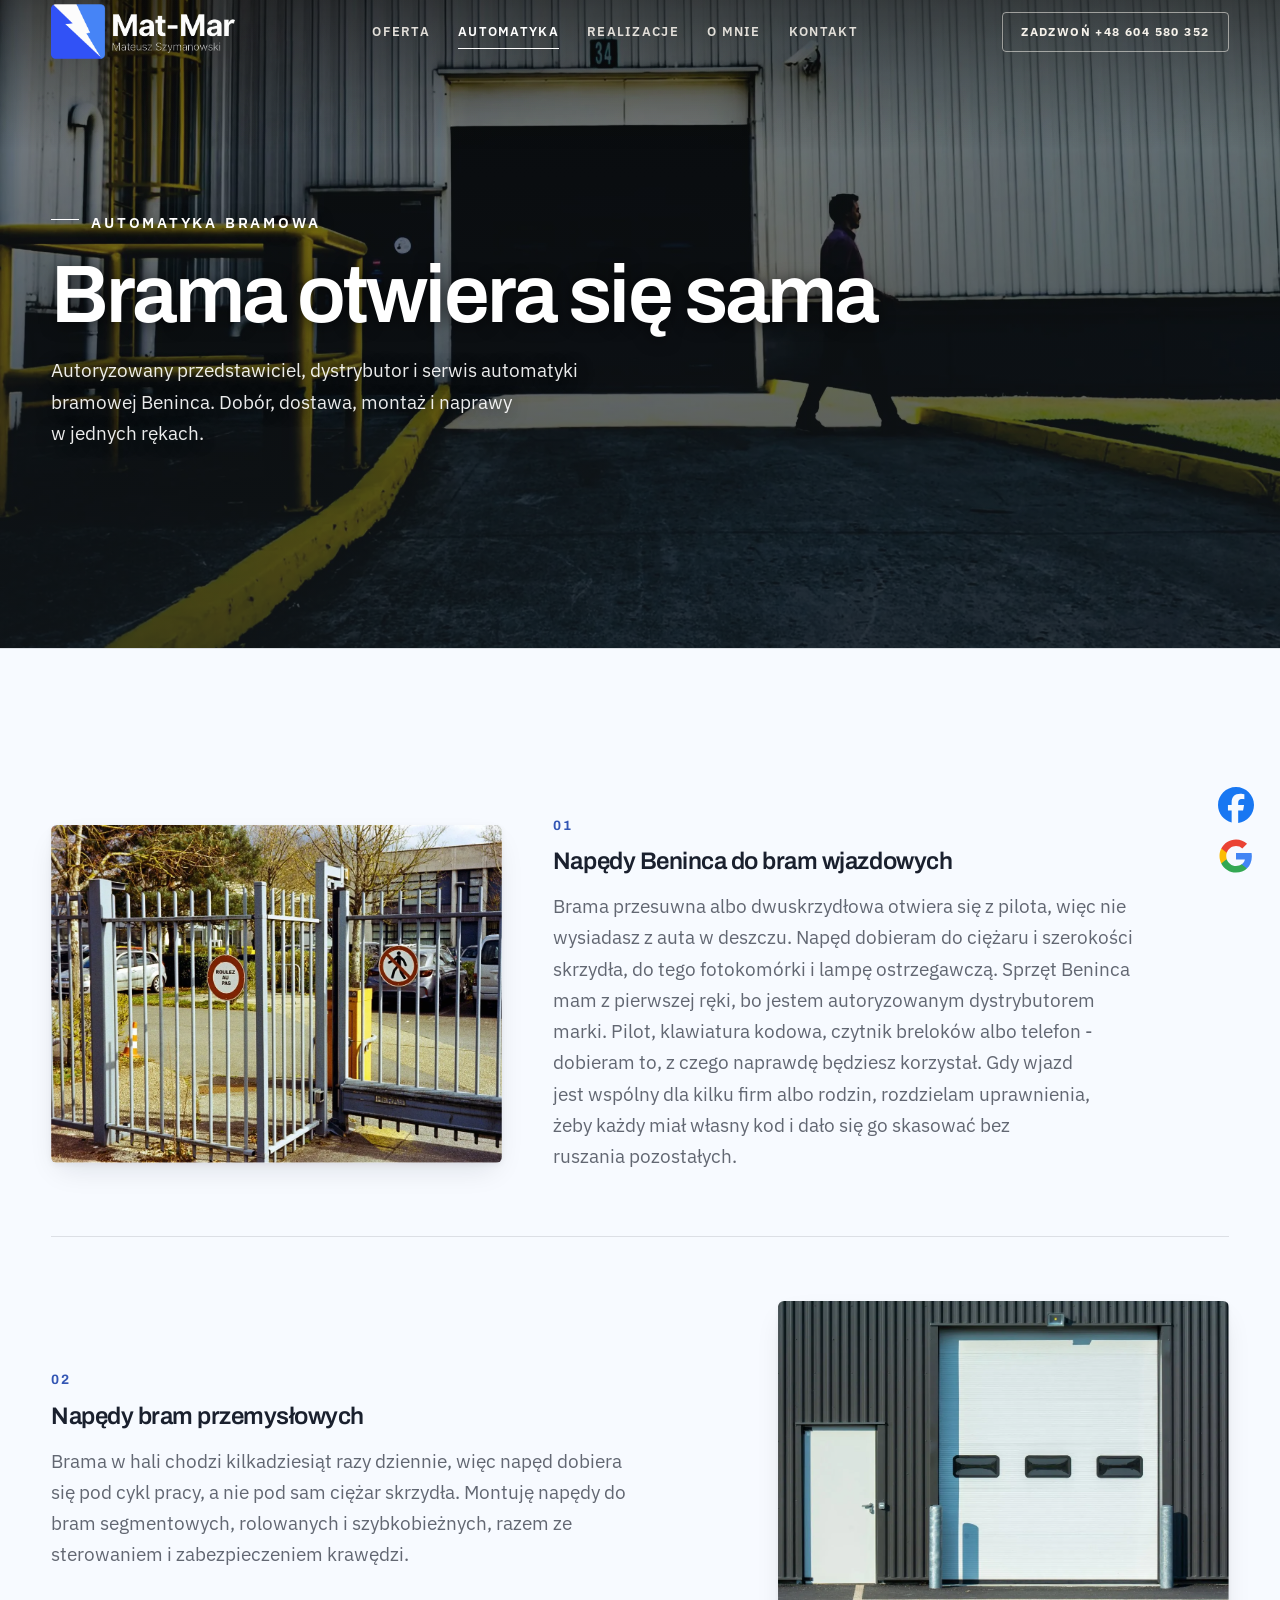
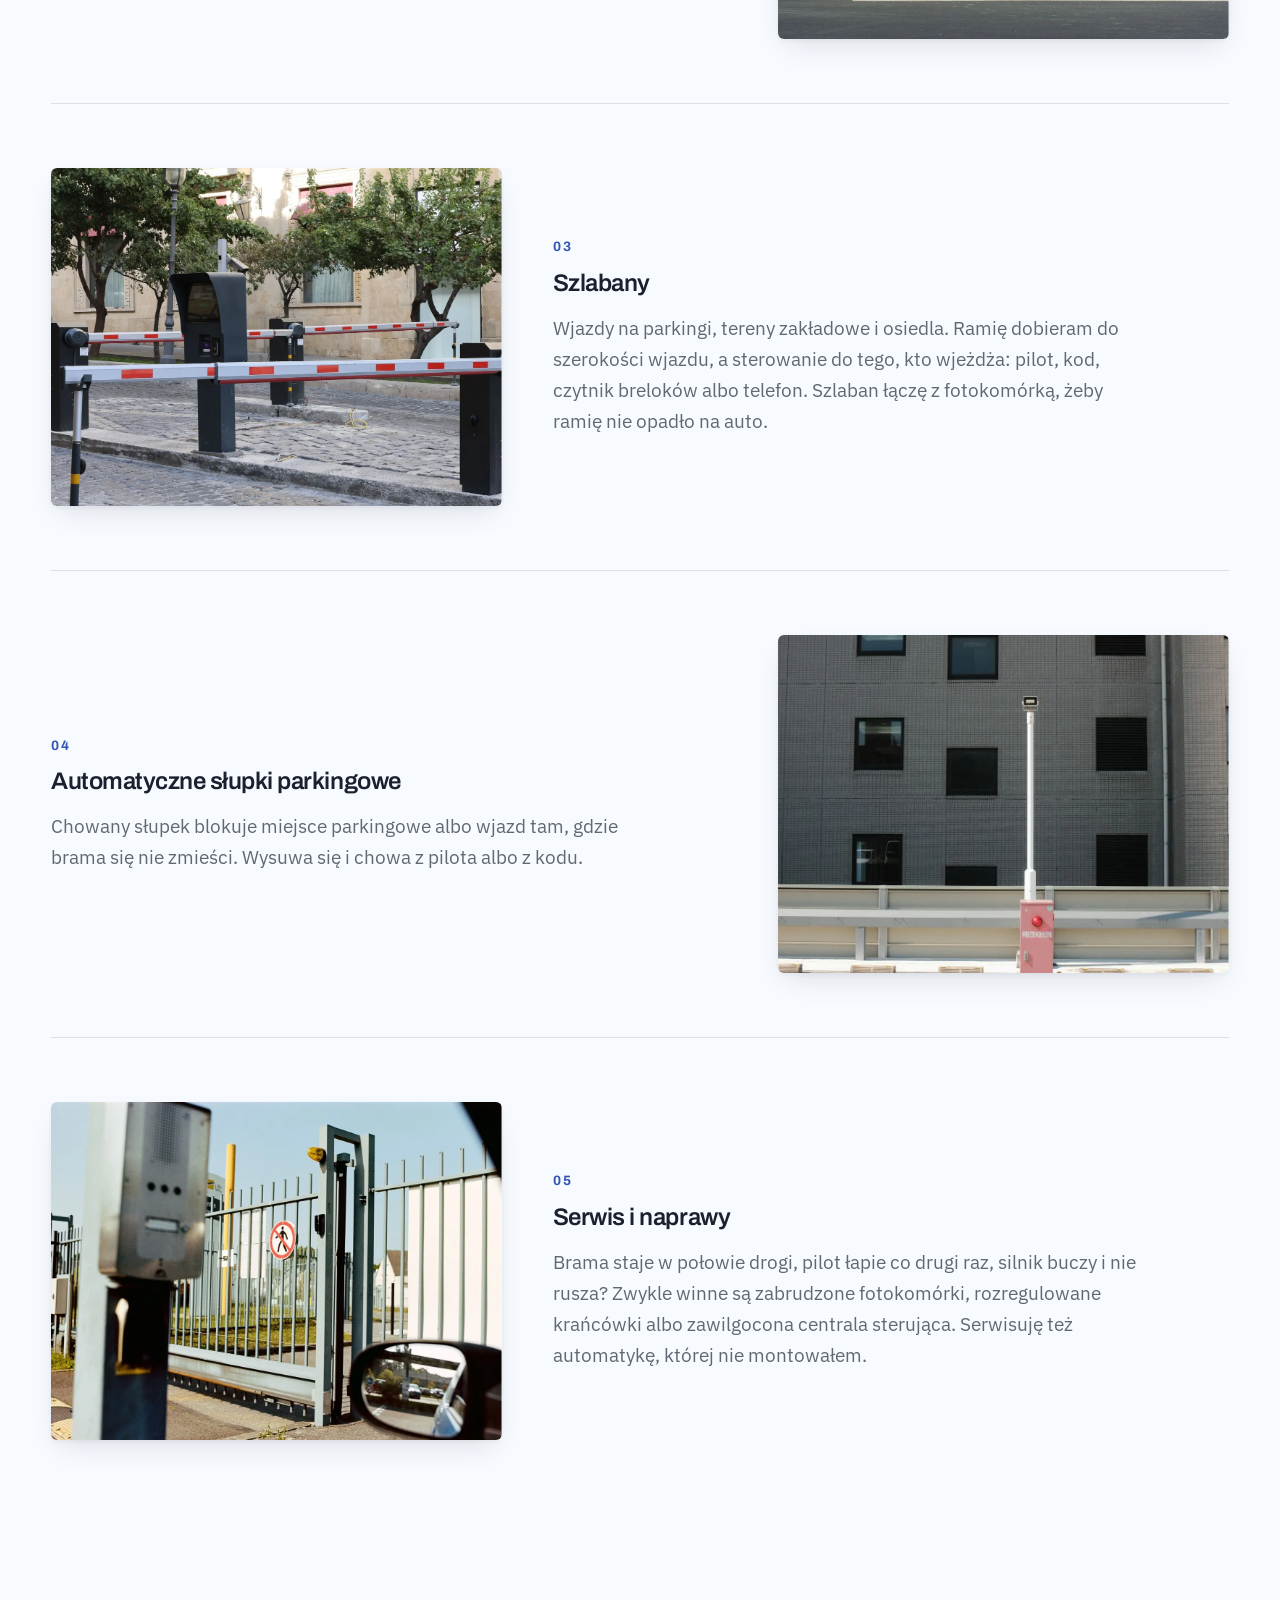
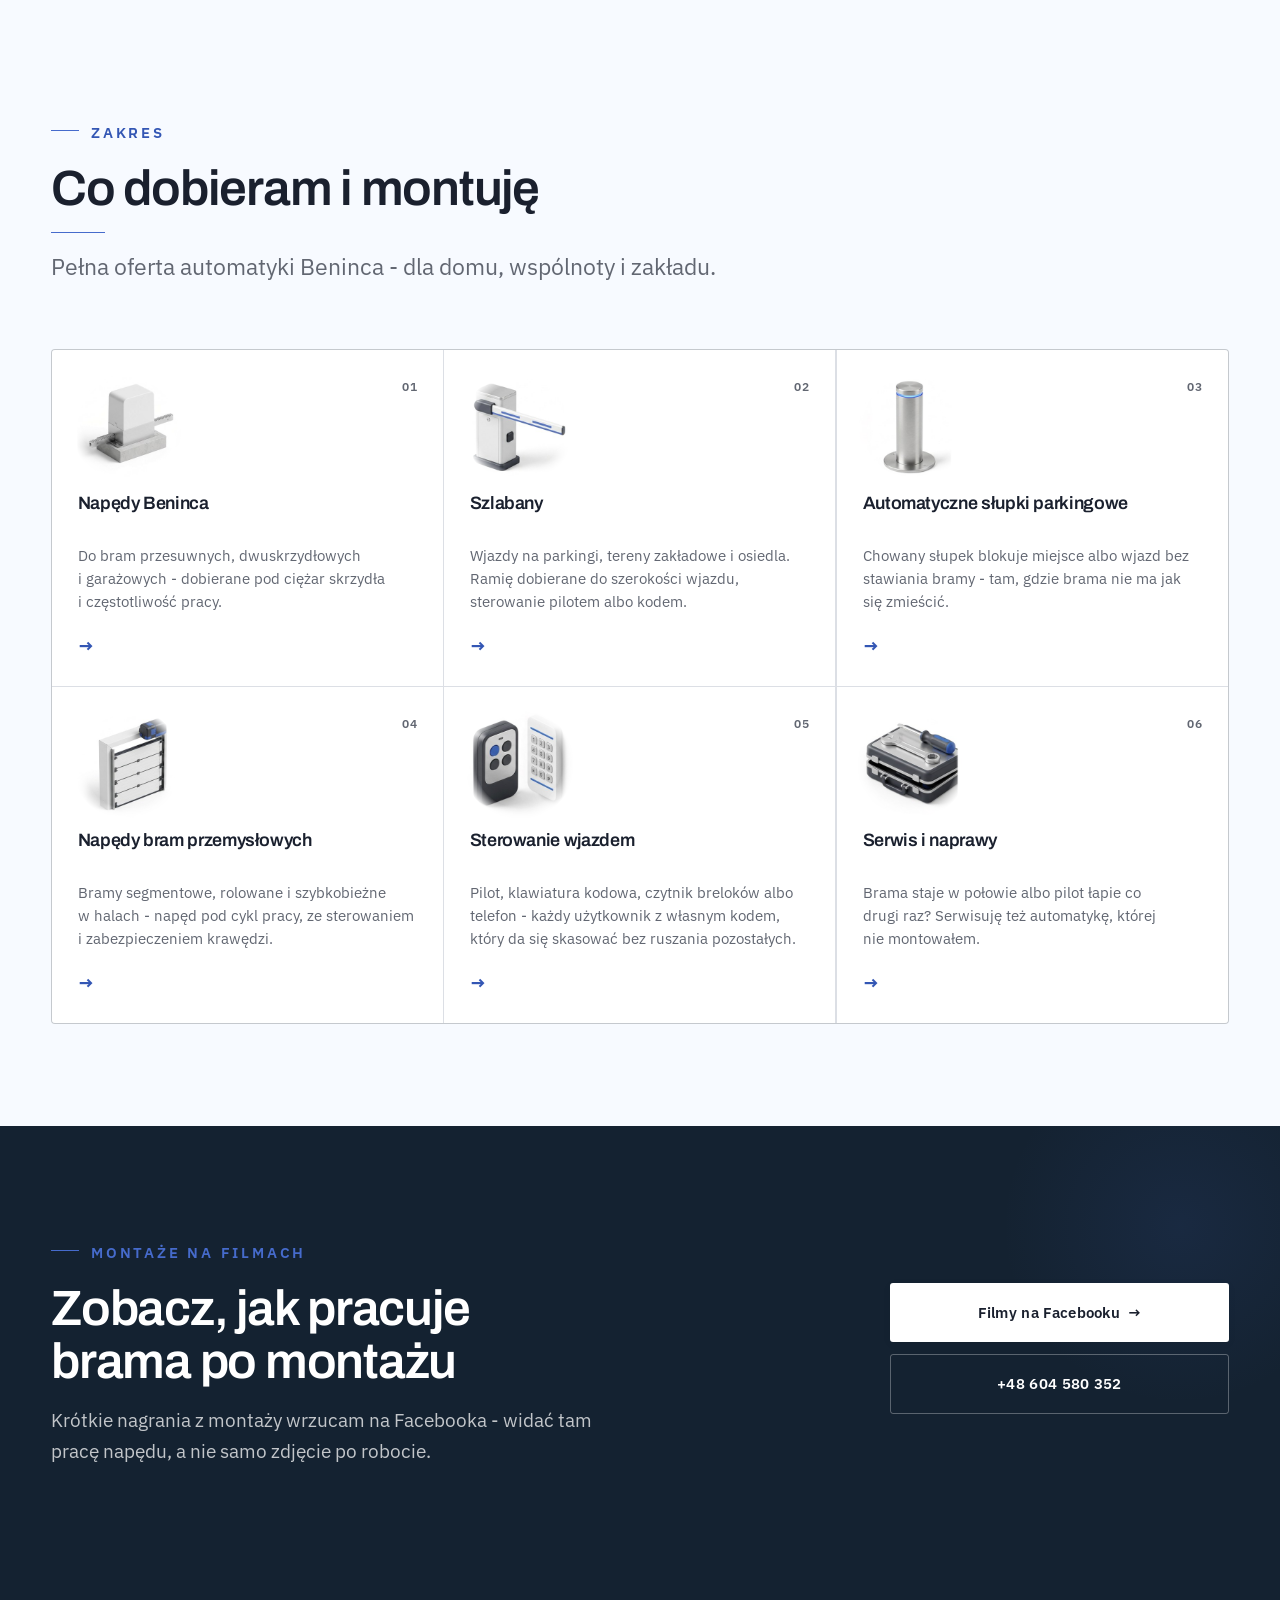
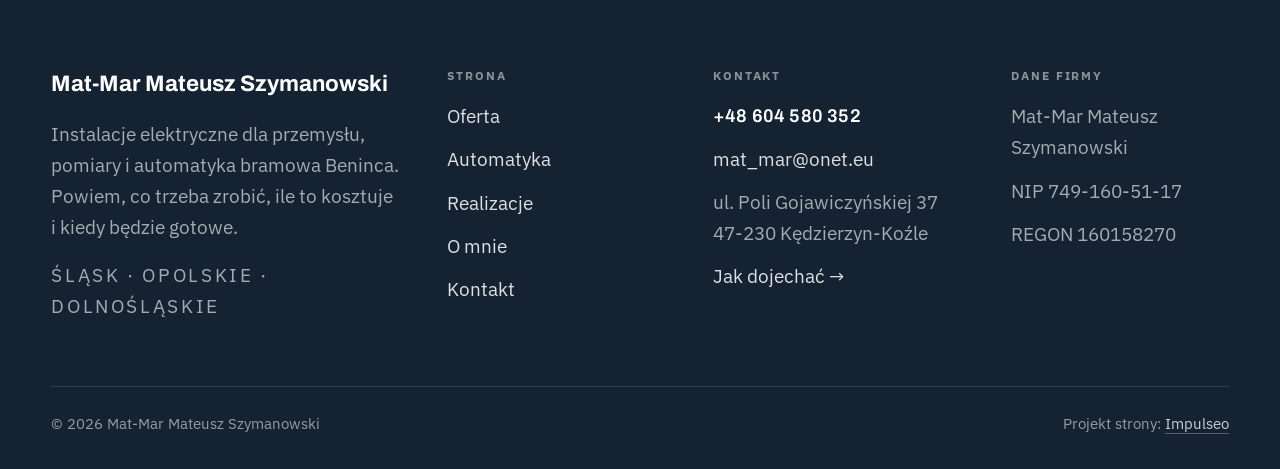
<file: automatyka.html>
<!DOCTYPE html>
<html lang="pl">
<head>
<meta charset="UTF-8">
<meta name="viewport" content="width=device-width, initial-scale=1.0">
<title>Automatyka bramowa Beninca - Mat-Mar Mateusz Szymanowski</title>
<meta name="description" content="Autoryzowany dystrybutor i serwis automatyki bramowej Beninca: napędy bram, szlabany, słupki parkingowe. Dobór, montaż i naprawy. Kędzierzyn-Koźle.">
<link rel="canonical" href="https://mat-mar.com.pl/automatyka">
<meta property="og:type" content="website">
<meta property="og:locale" content="pl_PL">
<meta property="og:site_name" content="Mat-Mar Mateusz Szymanowski">
<meta property="og:title" content="Automatyka bramowa Beninca - Mat-Mar Mateusz Szymanowski">
<meta property="og:description" content="Autoryzowany dystrybutor i serwis automatyki bramowej Beninca: napędy bram, szlabany, słupki parkingowe. Dobór, montaż i naprawy. Kędzierzyn-Koźle.">
<meta property="og:url" content="https://mat-mar.com.pl/automatyka">
<meta property="og:image" content="https://mat-mar.com.pl/img/og.jpg">
<meta property="og:image:width" content="1200">
<meta property="og:image:height" content="630">
<meta name="twitter:card" content="summary_large_image">
<link rel="preconnect" href="https://fonts.googleapis.com">
<link rel="preconnect" href="https://fonts.gstatic.com" crossorigin>
<link href="https://fonts.googleapis.com/css2?family=Archivo:wght@500;600;700;800&family=IBM+Plex+Sans:wght@400;500;600&display=swap" rel="stylesheet">
<link rel="stylesheet" href="assets/styles.css?v=20260924d">
</head>
<body>

<header class="nav">
  <div class="wrap nav-inner">
    <a class="brand brand-has-logo" href="index.html"><img class="brand-logo brand-logo--jasny" src="img/logo-nav.png" alt="Mat-Mar Mateusz Szymanowski" width="1110" height="334" decoding="async"><img class="brand-logo brand-logo--ciemny" src="img/logo-nav-dark.png" alt="" aria-hidden="true" width="1110" height="334" decoding="async"></a>
    <nav class="nav-links">
      <a href="oferta.html">Oferta</a>
      <a href="automatyka.html" class="active" aria-current="page">Automatyka</a>
      <a href="realizacje.html">Realizacje</a>
      <a href="o-nas.html">O mnie</a>
      <a href="kontakt.html">Kontakt</a>
      <a href="tel:+48604580352" class="btn btn-accent">Zadzwoń +48 604 580 352</a>
    </nav>
    <button class="nav-toggle" aria-label="Menu"><span></span><span></span><span></span></button>
  </div>
</header>

<main>
<section class="pagehead">
  <img src="img/a-head.webp" srcset="img/a-head-1200.webp 1200w, img/a-head.webp 2400w" sizes="100vw" alt="Mat-Mar Mateusz Szymanowski - Automatyka bramowa Beninca" width="2400" height="1599" decoding="async">
  <div class="wrap">
    <span class="eyebrow">Automatyka bramowa</span>
    <h1>Brama otwiera się sama</h1>
    <p>Autoryzowany przedstawiciel, dystrybutor i serwis automatyki bramowej Beninca. Dobór, dostawa, montaż i naprawy w jednych rękach.</p>
  </div>
</section>

<section>
  <div class="wrap">
    <div class="svc-row reveal">
      <div class="svc-row-art"><img src="img/a4.webp" alt="Brama wjazdowa z napędem" width="1400" height="933" decoding="async"></div>
      <div>
        <span class="num">01</span>
        <h3>Napędy Beninca do bram wjazdowych</h3>
        <p class="muted">Brama przesuwna albo dwuskrzydłowa otwiera się z pilota, więc nie wysiadasz z auta w deszczu. Napęd dobieram do ciężaru i szerokości skrzydła, do tego fotokomórki i lampę ostrzegawczą. Sprzęt Beninca mam z pierwszej ręki, bo jestem autoryzowanym dystrybutorem marki. Pilot, klawiatura kodowa, czytnik breloków albo telefon - dobieram to, z czego naprawdę będziesz korzystał. Gdy wjazd jest wspólny dla kilku firm albo rodzin, rozdzielam uprawnienia, żeby każdy miał własny kod i dało się go skasować bez ruszania pozostałych.</p>
      </div>
    </div>
    <div class="svc-row rev reveal">
      <div class="svc-row-art"><img src="img/a2.webp" alt="Brama segmentowa w hali" width="1400" height="933" decoding="async"></div>
      <div>
        <span class="num">02</span>
        <h3>Napędy bram przemysłowych</h3>
        <p class="muted">Brama w hali chodzi kilkadziesiąt razy dziennie, więc napęd dobiera się pod cykl pracy, a nie pod sam ciężar skrzydła. Montuję napędy do bram segmentowych, rolowanych i szybkobieżnych, razem ze sterowaniem i zabezpieczeniem krawędzi.</p>
      </div>
    </div>
    <div class="svc-row reveal">
      <div class="svc-row-art"><img src="img/a3.webp" alt="Szlabany na wjeździe" width="1400" height="933" decoding="async"></div>
      <div>
        <span class="num">03</span>
        <h3>Szlabany</h3>
        <p class="muted">Wjazdy na parkingi, tereny zakładowe i osiedla. Ramię dobieram do szerokości wjazdu, a sterowanie do tego, kto wjeżdża: pilot, kod, czytnik breloków albo telefon. Szlaban łączę z fotokomórką, żeby ramię nie opadło na auto.</p>
      </div>
    </div>
    <div class="svc-row rev reveal">
      <div class="svc-row-art"><img src="img/a5.webp" alt="Automatyczny słupek parkingowy" loading="lazy" width="1000" height="1500" decoding="async"></div>
      <div>
        <span class="num">04</span>
        <h3>Automatyczne słupki parkingowe</h3>
        <p class="muted">Chowany słupek blokuje miejsce parkingowe albo wjazd tam, gdzie brama się nie zmieści. Wysuwa się i chowa z pilota albo z kodu.</p>
      </div>
    </div>
    <div class="svc-row reveal">
      <div class="svc-row-art"><img src="img/a1.webp" alt="Słupek sterujący przy bramie przesuwnej" loading="lazy" width="1400" height="933" decoding="async"></div>
      <div>
        <span class="num">05</span>
        <h3>Serwis i naprawy</h3>
        <p class="muted">Brama staje w połowie drogi, pilot łapie co drugi raz, silnik buczy i nie rusza? Zwykle winne są zabrudzone fotokomórki, rozregulowane krańcówki albo zawilgocona centrala sterująca. Serwisuję też automatykę, której nie montowałem.</p>
      </div>
    </div>
  </div>
</section>

<section class="fach-uslugi">
  <div class="wrap">
    <div class="head reveal">
      <span class="eyebrow">Zakres</span>
      <h2>Co dobieram i montuję</h2>
      <p>Pełna oferta automatyki Beninca - dla domu, wspólnoty i zakładu.</p>
    </div>
    <ul class="usl-karty usl-karty--3">
      <li class="uk reveal"><a href="kontakt.html"><img class="uk-ic" src="img/ikony/napedy-bram.jpg" alt="" width="320" height="320" loading="lazy" decoding="async"><div class="uk-tresc"><h3>Napędy Beninca</h3><span class="uk-opis">Do bram przesuwnych, dwuskrzydłowych i garażowych - dobierane pod ciężar skrzydła i częstotliwość pracy.</span><span class="uk-cta">Zapytaj <span class="arr">→</span></span></div></a></li>
      <li class="uk reveal"><a href="kontakt.html"><img class="uk-ic" src="img/ikony/szlabany.jpg" alt="" width="320" height="320" loading="lazy" decoding="async"><div class="uk-tresc"><h3>Szlabany</h3><span class="uk-opis">Wjazdy na parkingi, tereny zakładowe i osiedla. Ramię dobierane do szerokości wjazdu, sterowanie pilotem albo kodem.</span><span class="uk-cta">Zapytaj <span class="arr">→</span></span></div></a></li>
      <li class="uk reveal"><a href="kontakt.html"><img class="uk-ic" src="img/ikony/slupki.jpg" alt="" width="320" height="320" loading="lazy" decoding="async"><div class="uk-tresc"><h3>Automatyczne słupki parkingowe</h3><span class="uk-opis">Chowany słupek blokuje miejsce albo wjazd bez stawiania bramy - tam, gdzie brama nie ma jak się zmieścić.</span><span class="uk-cta">Zapytaj <span class="arr">→</span></span></div></a></li>
      <li class="uk reveal"><a href="kontakt.html"><img class="uk-ic" src="img/ikony/bramy-przemyslowe.jpg" alt="" width="320" height="320" loading="lazy" decoding="async"><div class="uk-tresc"><h3>Napędy bram przemysłowych</h3><span class="uk-opis">Bramy segmentowe, rolowane i szybkobieżne w halach - napęd pod cykl pracy, ze sterowaniem i zabezpieczeniem krawędzi.</span><span class="uk-cta">Zapytaj <span class="arr">→</span></span></div></a></li>
      <li class="uk reveal"><a href="kontakt.html"><img class="uk-ic" src="img/ikony/sterowanie.jpg" alt="" width="320" height="320" loading="lazy" decoding="async"><div class="uk-tresc"><h3>Sterowanie wjazdem</h3><span class="uk-opis">Pilot, klawiatura kodowa, czytnik breloków albo telefon - każdy użytkownik z własnym kodem, który da się skasować bez ruszania pozostałych.</span><span class="uk-cta">Zapytaj <span class="arr">→</span></span></div></a></li>
      <li class="uk reveal"><a href="kontakt.html"><img class="uk-ic" src="img/ikony/serwis.jpg" alt="" width="320" height="320" loading="lazy" decoding="async"><div class="uk-tresc"><h3>Serwis i naprawy</h3><span class="uk-opis">Brama staje w połowie albo pilot łapie co drugi raz? Serwisuję też automatykę, której nie montowałem.</span><span class="uk-cta">Zapytaj <span class="arr">→</span></span></div></a></li>
    </ul>
  </div>
</section>

<section class="cta">
  <div class="wrap">
    <div class="reveal">
      <span class="eyebrow">Montaże na filmach</span>
      <h2>Zobacz, jak pracuje brama po montażu</h2>
      <p>Krótkie nagrania z montaży wrzucam na Facebooka - widać tam pracę napędu, a nie samo zdjęcie po robocie.</p>
    </div>
    <div class="cta-actions reveal">
      <a href="https://www.facebook.com/profile.php?id=61558397411182" target="_blank" rel="noopener" class="btn btn-light">Filmy na Facebooku <span class="arr">→</span></a>
      <a href="tel:+48604580352" class="btn btn-ghost btn-ghost-cta">+48 604 580 352</a>
    </div>
  </div>
</section>
</main>

<footer>
  <div class="wrap">
    <div class="foot-grid">
      <div class="foot-brand">
        <div class="name">Mat-Mar Mateusz Szymanowski</div>
        <p>Instalacje elektryczne dla przemysłu, pomiary i automatyka bramowa Beninca. Powiem, co trzeba zrobić, ile to kosztuje i kiedy będzie gotowe.</p>
        <p class="foot-obszar">Śląsk · opolskie · dolnośląskie</p>
      </div>
      <div class="foot-col">
        <h4>Strona</h4>
        <a href="oferta.html">Oferta</a>
        <a href="automatyka.html">Automatyka</a>
        <a href="realizacje.html">Realizacje</a>
        <a href="o-nas.html">O mnie</a>
        <a href="kontakt.html">Kontakt</a>
      </div>
      <div class="foot-col">
        <h4>Kontakt</h4>
        <a class="foot-tel" href="tel:+48604580352">+48 604 580 352</a>
        <a href="mailto:mat_mar@onet.eu">mat_mar@onet.eu</a>
        <p>ul. Poli Gojawiczyńskiej 37<br><span class="nw"><span class="nw">47-230</span> Kędzierzyn-Koźle</span></p>
        <a href="https://www.google.com/maps/search/?api=1&amp;query=Poli%20Gojawiczy%C5%84skiej%2037%2C%2047-230%20K%C4%99dzierzyn-Ko%C5%BAle" target="_blank" rel="noopener">Jak dojechać →</a>
      </div>
      <div class="foot-col">
        <h4>Dane firmy</h4>
        <p>Mat-Mar Mateusz Szymanowski</p>
        <p>NIP 749-160-51-17</p>
        <p>REGON 160158270</p>
        <div class="foot-soc">
          <a class="soc" href="https://www.facebook.com/profile.php?id=61558397411182" target="_blank" rel="noopener" aria-label="Mat-Mar na Facebooku"><svg viewBox="0 0 24 24" aria-hidden="true" focusable="false"><path d="M9.101 23.691v-7.98H6.627v-3.667h2.474v-1.58c0-4.085 1.848-5.978 5.858-5.978.401 0 .955.042 1.468.103a8.68 8.68 0 0 1 1.141.195v3.325a8.623 8.623 0 0 0-.653-.036 26.805 26.805 0 0 0-.733-.009c-.707 0-1.259.096-1.675.309a1.686 1.686 0 0 0-.679.622c-.258.42-.374.995-.374 1.752v1.297h3.919l-.386 2.103-.287 1.564h-3.246v8.245C19.396 23.238 24 18.179 24 12.044c0-6.627-5.373-12-12-12s-12 5.373-12 12c0 5.628 3.874 10.35 9.101 11.647Z" fill="currentColor"/></svg></a>
          <a class="soc" href="https://maps.google.com/?cid=10364919480204693796" target="_blank" rel="noopener" aria-label="Mat-Mar w wizytówce Google"><svg viewBox="0 0 24 24" aria-hidden="true" focusable="false"><path d="M12.48 10.92v3.28h7.84c-.24 1.84-.853 3.187-1.787 4.133-1.147 1.147-2.933 2.4-6.053 2.4-4.827 0-8.6-3.893-8.6-8.72s3.773-8.72 8.6-8.72c2.6 0 4.507 1.027 5.907 2.347l2.307-2.307C18.747 1.44 16.133 0 12.48 0 5.867 0 .307 5.387.307 12s5.56 12 12.173 12c3.573 0 6.267-1.173 8.373-3.36 2.16-2.16 2.84-5.213 2.84-7.667 0-.76-.053-1.467-.173-2.053H12.48z" fill="currentColor"/></svg></a>
        </div>
      </div>
    </div>
    <div class="foot-bot">
      <span>© 2026 Mat-Mar Mateusz Szymanowski</span>
      <span>Projekt strony: <a class="foot-credit" href="https://impulseo.pl" target="_blank" rel="noopener">Impulseo</a></span>
    </div>
  </div>
</footer>

<div class="social-dymki" aria-label="Mat-Mar w sieci">
  <a class="s-fb" href="https://www.facebook.com/profile.php?id=61558397411182" target="_blank" rel="noopener" aria-label="Mat-Mar na Facebooku"><svg viewBox="0 0 24 24" aria-hidden="true" focusable="false"><path d="M9.101 23.691v-7.98H6.627v-3.667h2.474v-1.58c0-4.085 1.848-5.978 5.858-5.978.401 0 .955.042 1.468.103a8.68 8.68 0 0 1 1.141.195v3.325a8.623 8.623 0 0 0-.653-.036 26.805 26.805 0 0 0-.733-.009c-.707 0-1.259.096-1.675.309a1.686 1.686 0 0 0-.679.622c-.258.42-.374.995-.374 1.752v1.297h3.919l-.386 2.103-.287 1.564h-3.246v8.245C19.396 23.238 24 18.179 24 12.044c0-6.627-5.373-12-12-12s-12 5.373-12 12c0 5.628 3.874 10.35 9.101 11.647Z" fill="currentColor"/></svg></a>
  <a class="s-gg" href="https://maps.google.com/?cid=10364919480204693796" target="_blank" rel="noopener" aria-label="Mat-Mar w wizytówce Google"><svg viewBox="0 0 24 24" aria-hidden="true" focusable="false"><path fill="#4285F4" d="M22.56 12.25c0-.78-.07-1.53-.2-2.25H12v4.26h5.92c-.26 1.37-1.04 2.53-2.21 3.31v2.77h3.57c2.08-1.92 3.28-4.74 3.28-8.09z"/><path fill="#34A853" d="M12 23c2.97 0 5.46-.98 7.28-2.66l-3.57-2.77c-.98.66-2.23 1.06-3.71 1.06-2.86 0-5.29-1.93-6.16-4.53H2.18v2.84C3.99 20.53 7.7 23 12 23z"/><path fill="#FBBC05" d="M5.84 14.09c-.22-.66-.35-1.36-.35-2.09s.13-1.43.35-2.09V7.07H2.18C1.43 8.55 1 10.22 1 12s.43 3.45 1.18 4.93l2.85-2.22.81-.62z"/><path fill="#EA4335" d="M12 5.38c1.62 0 3.06.56 4.21 1.64l3.15-3.15C17.45 2.09 14.97 1 12 1 7.7 1 3.99 3.47 2.18 7.07l3.66 2.84c.87-2.6 3.3-4.53 6.16-4.53z"/></svg></a>
</div>
<div class="sticky-call"><a class="sc-call" href="tel:+48604580352"><svg class="ico-tel" width="16" height="16" viewBox="0 0 24 24" fill="none" aria-hidden="true"><path d="M6.6 10.8a15.5 15.5 0 0 0 6.6 6.6l2.2-2.2a1 1 0 0 1 1-.24 11.4 11.4 0 0 0 3.6.58 1 1 0 0 1 1 1V20a1 1 0 0 1-1 1A17 17 0 0 1 3 4a1 1 0 0 1 1-1h3.5a1 1 0 0 1 1 1c0 1.25.2 2.46.58 3.6a1 1 0 0 1-.25 1l-2.23 2.2Z" fill="currentColor"/></svg> Zadzwoń</a><a class="sc-quote" href="kontakt.html">Zapytaj o wycenę</a></div>

<script src="assets/main.js?v=20260923c"></script>
</body>
</html>
</file>
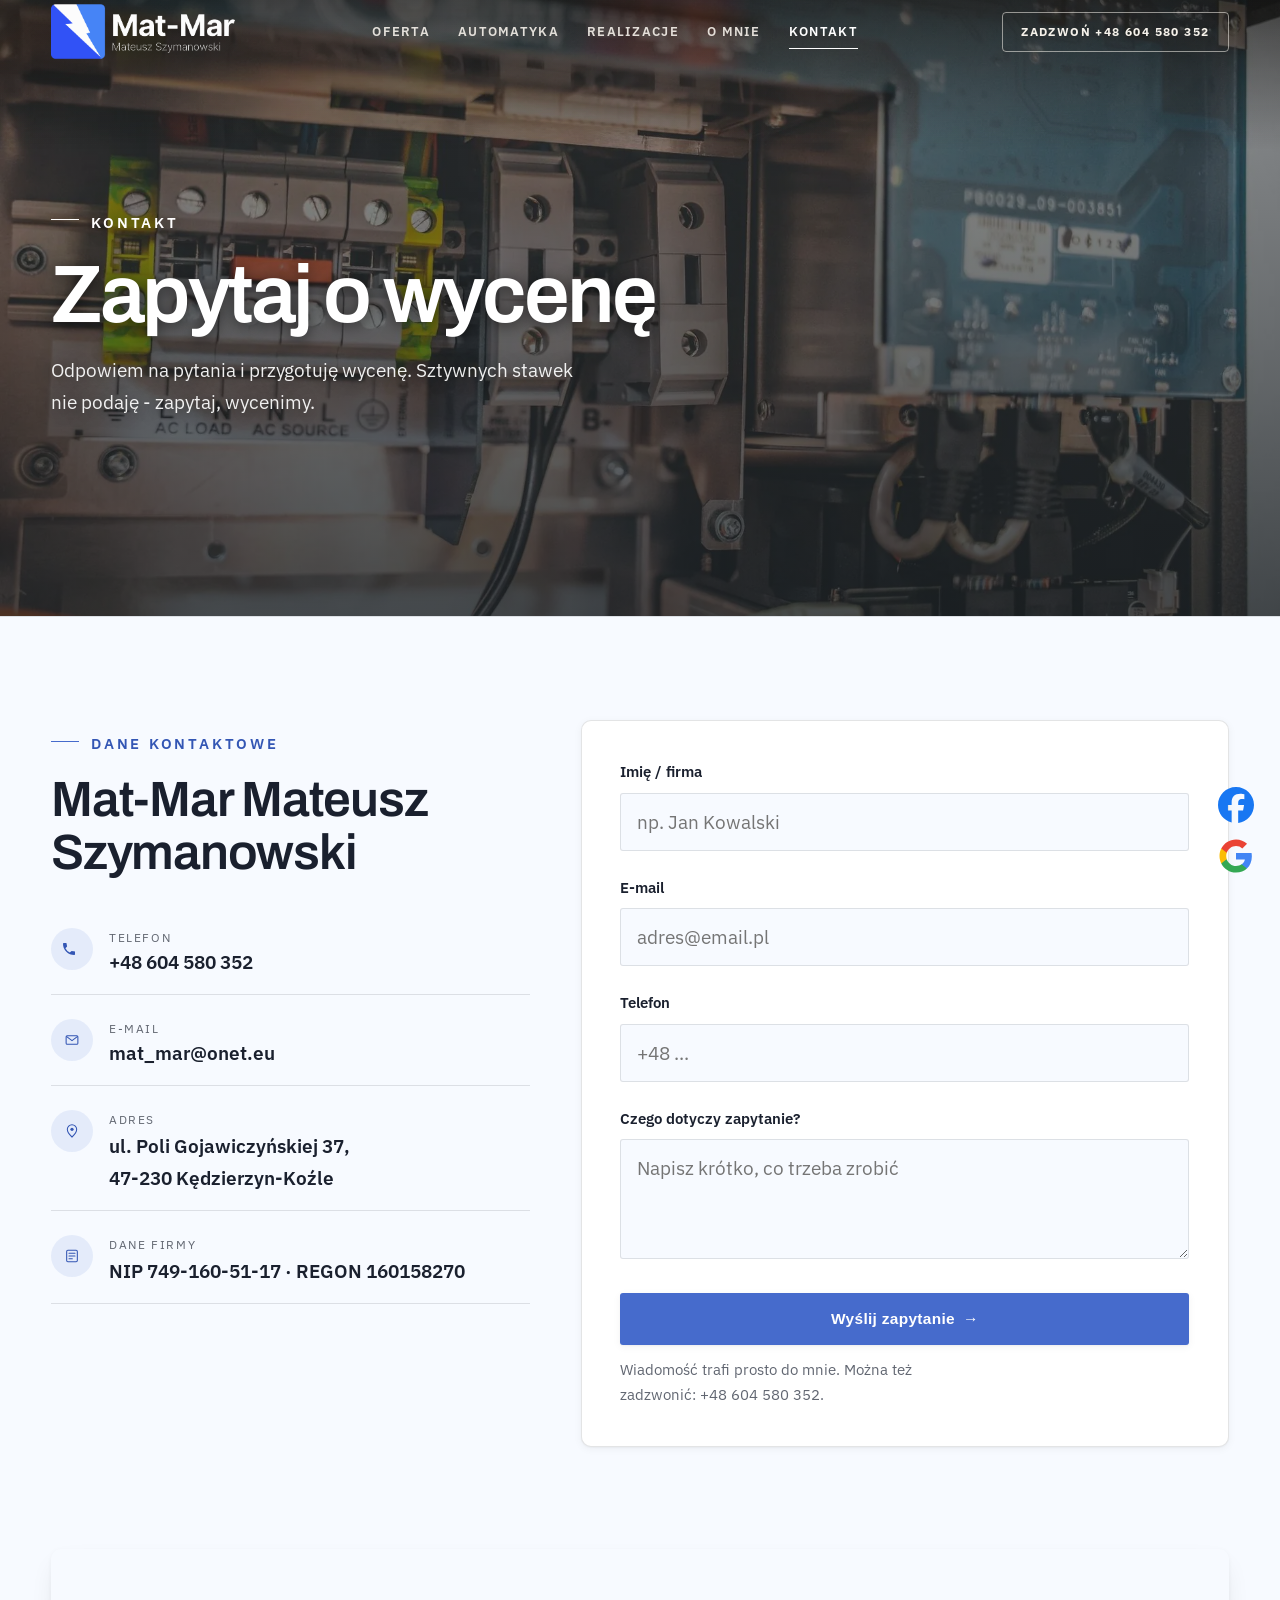
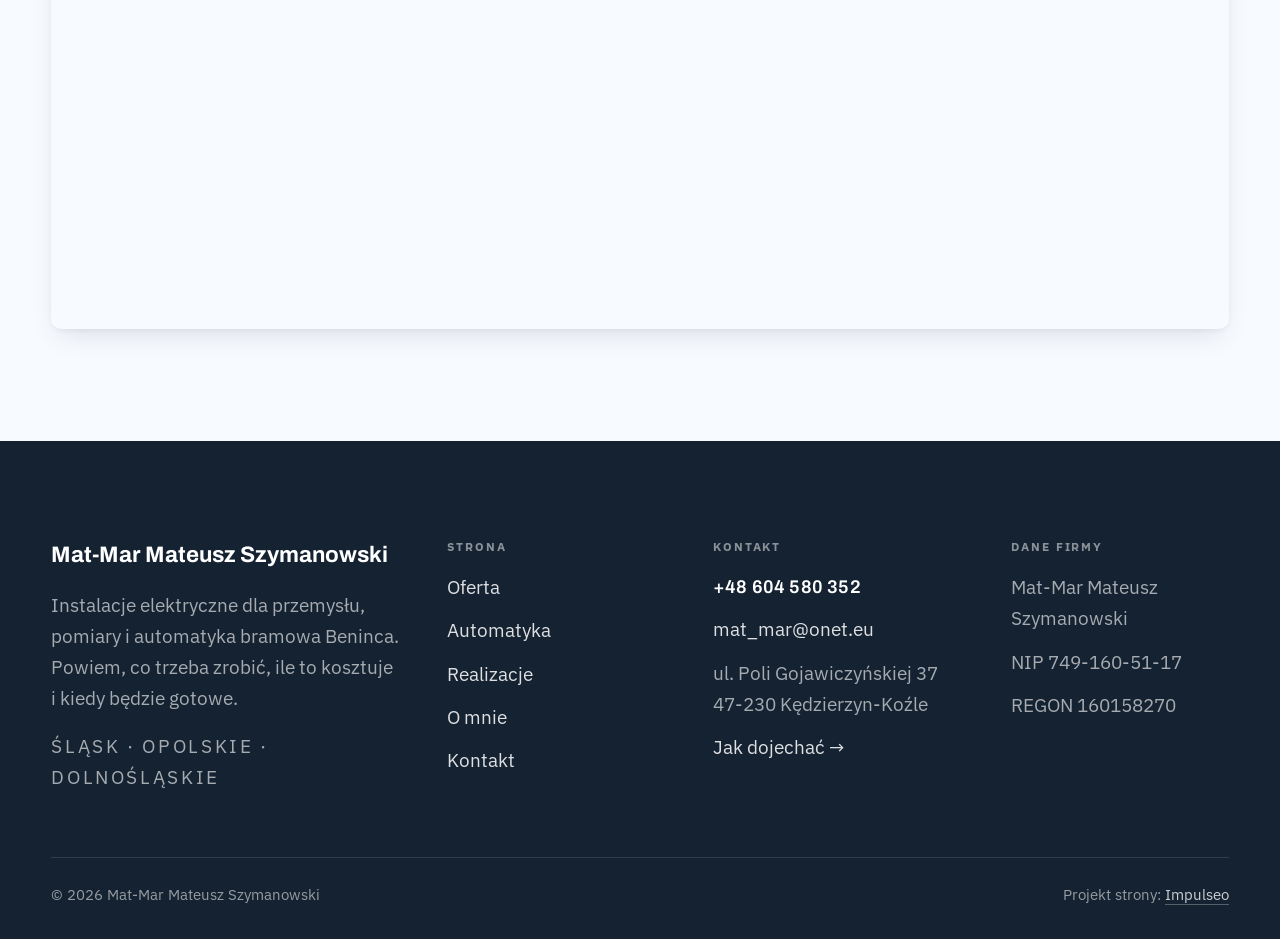
<file: kontakt.html>
<!DOCTYPE html>
<html lang="pl">
<head>
<meta charset="UTF-8">
<meta name="viewport" content="width=device-width, initial-scale=1.0">
<title>Kontakt - Mat-Mar Mateusz Szymanowski</title>
<meta name="description" content="Zadzwoń: 604 580 352 albo napisz: mat_mar@onet.eu. Mat-Mar, ul. Poli Gojawiczyńskiej 37, Kędzierzyn-Koźle. Zapytaj, wycenimy.">
<link rel="canonical" href="https://mat-mar.com.pl/kontakt">
<meta property="og:type" content="website">
<meta property="og:locale" content="pl_PL">
<meta property="og:site_name" content="Mat-Mar Mateusz Szymanowski">
<meta property="og:title" content="Kontakt - Mat-Mar Mateusz Szymanowski">
<meta property="og:description" content="Zadzwoń: 604 580 352 albo napisz: mat_mar@onet.eu. Mat-Mar, ul. Poli Gojawiczyńskiej 37, Kędzierzyn-Koźle. Zapytaj, wycenimy.">
<meta property="og:url" content="https://mat-mar.com.pl/kontakt">
<meta property="og:image" content="https://mat-mar.com.pl/img/og.jpg">
<meta property="og:image:width" content="1200">
<meta property="og:image:height" content="630">
<meta name="twitter:card" content="summary_large_image">
<link rel="preconnect" href="https://fonts.googleapis.com">
<link rel="preconnect" href="https://fonts.gstatic.com" crossorigin>
<link href="https://fonts.googleapis.com/css2?family=Archivo:wght@500;600;700;800&family=IBM+Plex+Sans:wght@400;500;600&display=swap" rel="stylesheet">
<link rel="stylesheet" href="assets/styles.css?v=20260924d">
</head>
<body>

<header class="nav">
  <div class="wrap nav-inner">
    <a class="brand brand-has-logo" href="index.html"><img class="brand-logo brand-logo--jasny" src="img/logo-nav.png" alt="Mat-Mar Mateusz Szymanowski" width="1110" height="334" decoding="async"><img class="brand-logo brand-logo--ciemny" src="img/logo-nav-dark.png" alt="" aria-hidden="true" width="1110" height="334" decoding="async"></a>
    <nav class="nav-links">
      <a href="oferta.html">Oferta</a>
      <a href="automatyka.html">Automatyka</a>
      <a href="realizacje.html">Realizacje</a>
      <a href="o-nas.html">O mnie</a>
      <a href="kontakt.html" class="active" aria-current="page">Kontakt</a>
      <a href="tel:+48604580352" class="btn btn-accent">Zadzwoń +48 604 580 352</a>
    </nav>
    <button class="nav-toggle" aria-label="Menu"><span></span><span></span><span></span></button>
  </div>
</header>

<main>
<section class="pagehead">
  <img src="img/g7.webp" srcset="img/g7-1200.webp 1200w, img/g7.webp 1880w" sizes="100vw" alt="Mat-Mar Mateusz Szymanowski - Zapytaj o wycenę" width="1880" height="1253" decoding="async">
  <div class="wrap">
    <span class="eyebrow">Kontakt</span>
    <h1>Zapytaj o wycenę</h1>
    <p>Odpowiem na pytania i przygotuję wycenę. Sztywnych stawek nie podaję - zapytaj, wycenimy.</p>
  </div>
</section>
<section>
  <div class="wrap contact-grid">
    <div class="reveal">
      <span class="eyebrow">Dane kontaktowe</span>
      <h2 style="margin:var(--space-4) 0 var(--space-6)">Mat-Mar Mateusz Szymanowski</h2>
      <div class="info-list">
        <div class="info-row"><div class="ic"><svg class="ico-tel" width="16" height="16" viewBox="0 0 24 24" fill="none" aria-hidden="true"><path d="M6.6 10.8a15.5 15.5 0 0 0 6.6 6.6l2.2-2.2a1 1 0 0 1 1-.24 11.4 11.4 0 0 0 3.6.58 1 1 0 0 1 1 1V20a1 1 0 0 1-1 1A17 17 0 0 1 3 4a1 1 0 0 1 1-1h3.5a1 1 0 0 1 1 1c0 1.25.2 2.46.58 3.6a1 1 0 0 1-.25 1l-2.23 2.2Z" fill="currentColor"/></svg></div><div><div class="lbl">Telefon</div><a class="val" href="tel:+48604580352">+48 604 580 352</a></div></div>
        <div class="info-row"><div class="ic"><svg class="ico-mail" width="16" height="16" viewBox="0 0 24 24" fill="none" aria-hidden="true"><rect x="3.2" y="5.5" width="17.6" height="13" rx="1.6" stroke="currentColor" stroke-width="1.6"/><path d="M4 7l8 6 8-6" stroke="currentColor" stroke-width="1.6" stroke-linecap="round" stroke-linejoin="round"/></svg></div><div><div class="lbl">E-mail</div><a class="val" href="mailto:mat_mar@onet.eu">mat_mar@onet.eu</a></div></div>
        <div class="info-row"><div class="ic"><svg class="ico-pin" width="16" height="16" viewBox="0 0 24 24" fill="none" aria-hidden="true"><path d="M12 21s7-6.1 7-11.5A7 7 0 0 0 5 9.5C5 14.9 12 21 12 21Z" stroke="currentColor" stroke-width="1.6" fill="none"/><circle cx="12" cy="9.5" r="2.4" fill="currentColor"/></svg></div><div><div class="lbl">Adres</div><div class="val">ul. Poli Gojawiczyńskiej 37, <span class="nw"><span class="nw">47-230</span> Kędzierzyn-Koźle</span></div></div></div>
        <div class="info-row"><div class="ic"><svg width="16" height="16" viewBox="0 0 24 24" fill="none" aria-hidden="true"><rect x="4" y="3.5" width="16" height="17" rx="1.8" stroke="currentColor" stroke-width="1.6"/><path d="M7.5 8h9M7.5 12h9M7.5 16h5" stroke="currentColor" stroke-width="1.6" stroke-linecap="round"/></svg></div><div><div class="lbl">Dane firmy</div><div class="val">NIP 749-160-51-17 · REGON 160158270</div></div></div>
      </div>
    </div>
    <div class="reveal">
      <form class="form" action="https://formsubmit.co/1bdf7472282b61be62ff38ed586f8e5f" method="POST">
        <input type="hidden" name="_subject" value="Zapytanie ze strony Mat-Mar Mateusz Szymanowski">
        <input type="hidden" name="_captcha" value="false">
        <input type="hidden" name="_template" value="table">
        <input type="hidden" name="_cc" value="mat_mar@onet.eu">
        <div class="fld"><label for="name">Imię / firma</label><input id="name" name="name" type="text" placeholder="np. Jan Kowalski" required></div>
        <div class="fld"><label for="email">E-mail</label><input id="email" name="email" type="email" placeholder="adres@email.pl" required></div>
        <div class="fld"><label for="phone">Telefon</label><input id="phone" name="phone" type="tel" placeholder="+48 ..."></div>
        <div class="fld"><label for="msg">Czego dotyczy zapytanie?</label><textarea id="msg" name="message" placeholder="Napisz krótko, co trzeba zrobić" required></textarea></div>
        <button type="submit" class="btn btn-accent" style="width:100%;justify-content:center">Wyślij zapytanie <span class="arr">→</span></button>
        <p class="note">Wiadomość trafi prosto do mnie. Można też zadzwonić: +48 604 580 352.</p>
      </form>
    </div>
  </div>
</section>
<section style="padding-top:0">
  <div class="wrap reveal">
    <iframe class="map" title="Mat-Mar Mateusz Szymanowski - Kędzierzyn-Koźle" src="https://maps.google.com/maps?q=Poli%20Gojawiczy%C5%84skiej%2037%2C%2047-230%20K%C4%99dzierzyn-Ko%C5%BAle&z=15&output=embed" loading="lazy" referrerpolicy="no-referrer-when-downgrade"></iframe>
  </div>
</section>
</main>

<footer>
  <div class="wrap">
    <div class="foot-grid">
      <div class="foot-brand">
        <div class="name">Mat-Mar Mateusz Szymanowski</div>
        <p>Instalacje elektryczne dla przemysłu, pomiary i automatyka bramowa Beninca. Powiem, co trzeba zrobić, ile to kosztuje i kiedy będzie gotowe.</p>
        <p class="foot-obszar">Śląsk · opolskie · dolnośląskie</p>
      </div>
      <div class="foot-col">
        <h4>Strona</h4>
        <a href="oferta.html">Oferta</a>
        <a href="automatyka.html">Automatyka</a>
        <a href="realizacje.html">Realizacje</a>
        <a href="o-nas.html">O mnie</a>
        <a href="kontakt.html">Kontakt</a>
      </div>
      <div class="foot-col">
        <h4>Kontakt</h4>
        <a class="foot-tel" href="tel:+48604580352">+48 604 580 352</a>
        <a href="mailto:mat_mar@onet.eu">mat_mar@onet.eu</a>
        <p>ul. Poli Gojawiczyńskiej 37<br><span class="nw"><span class="nw">47-230</span> Kędzierzyn-Koźle</span></p>
        <a href="https://www.google.com/maps/search/?api=1&amp;query=Poli%20Gojawiczy%C5%84skiej%2037%2C%2047-230%20K%C4%99dzierzyn-Ko%C5%BAle" target="_blank" rel="noopener">Jak dojechać →</a>
      </div>
      <div class="foot-col">
        <h4>Dane firmy</h4>
        <p>Mat-Mar Mateusz Szymanowski</p>
        <p>NIP 749-160-51-17</p>
        <p>REGON 160158270</p>
        <div class="foot-soc">
          <a class="soc" href="https://www.facebook.com/profile.php?id=61558397411182" target="_blank" rel="noopener" aria-label="Mat-Mar na Facebooku"><svg viewBox="0 0 24 24" aria-hidden="true" focusable="false"><path d="M9.101 23.691v-7.98H6.627v-3.667h2.474v-1.58c0-4.085 1.848-5.978 5.858-5.978.401 0 .955.042 1.468.103a8.68 8.68 0 0 1 1.141.195v3.325a8.623 8.623 0 0 0-.653-.036 26.805 26.805 0 0 0-.733-.009c-.707 0-1.259.096-1.675.309a1.686 1.686 0 0 0-.679.622c-.258.42-.374.995-.374 1.752v1.297h3.919l-.386 2.103-.287 1.564h-3.246v8.245C19.396 23.238 24 18.179 24 12.044c0-6.627-5.373-12-12-12s-12 5.373-12 12c0 5.628 3.874 10.35 9.101 11.647Z" fill="currentColor"/></svg></a>
          <a class="soc" href="https://maps.google.com/?cid=10364919480204693796" target="_blank" rel="noopener" aria-label="Mat-Mar w wizytówce Google"><svg viewBox="0 0 24 24" aria-hidden="true" focusable="false"><path d="M12.48 10.92v3.28h7.84c-.24 1.84-.853 3.187-1.787 4.133-1.147 1.147-2.933 2.4-6.053 2.4-4.827 0-8.6-3.893-8.6-8.72s3.773-8.72 8.6-8.72c2.6 0 4.507 1.027 5.907 2.347l2.307-2.307C18.747 1.44 16.133 0 12.48 0 5.867 0 .307 5.387.307 12s5.56 12 12.173 12c3.573 0 6.267-1.173 8.373-3.36 2.16-2.16 2.84-5.213 2.84-7.667 0-.76-.053-1.467-.173-2.053H12.48z" fill="currentColor"/></svg></a>
        </div>
      </div>
    </div>
    <div class="foot-bot">
      <span>© 2026 Mat-Mar Mateusz Szymanowski</span>
      <span>Projekt strony: <a class="foot-credit" href="https://impulseo.pl" target="_blank" rel="noopener">Impulseo</a></span>
    </div>
  </div>
</footer>

<div class="social-dymki" aria-label="Mat-Mar w sieci">
  <a class="s-fb" href="https://www.facebook.com/profile.php?id=61558397411182" target="_blank" rel="noopener" aria-label="Mat-Mar na Facebooku"><svg viewBox="0 0 24 24" aria-hidden="true" focusable="false"><path d="M9.101 23.691v-7.98H6.627v-3.667h2.474v-1.58c0-4.085 1.848-5.978 5.858-5.978.401 0 .955.042 1.468.103a8.68 8.68 0 0 1 1.141.195v3.325a8.623 8.623 0 0 0-.653-.036 26.805 26.805 0 0 0-.733-.009c-.707 0-1.259.096-1.675.309a1.686 1.686 0 0 0-.679.622c-.258.42-.374.995-.374 1.752v1.297h3.919l-.386 2.103-.287 1.564h-3.246v8.245C19.396 23.238 24 18.179 24 12.044c0-6.627-5.373-12-12-12s-12 5.373-12 12c0 5.628 3.874 10.35 9.101 11.647Z" fill="currentColor"/></svg></a>
  <a class="s-gg" href="https://maps.google.com/?cid=10364919480204693796" target="_blank" rel="noopener" aria-label="Mat-Mar w wizytówce Google"><svg viewBox="0 0 24 24" aria-hidden="true" focusable="false"><path fill="#4285F4" d="M22.56 12.25c0-.78-.07-1.53-.2-2.25H12v4.26h5.92c-.26 1.37-1.04 2.53-2.21 3.31v2.77h3.57c2.08-1.92 3.28-4.74 3.28-8.09z"/><path fill="#34A853" d="M12 23c2.97 0 5.46-.98 7.28-2.66l-3.57-2.77c-.98.66-2.23 1.06-3.71 1.06-2.86 0-5.29-1.93-6.16-4.53H2.18v2.84C3.99 20.53 7.7 23 12 23z"/><path fill="#FBBC05" d="M5.84 14.09c-.22-.66-.35-1.36-.35-2.09s.13-1.43.35-2.09V7.07H2.18C1.43 8.55 1 10.22 1 12s.43 3.45 1.18 4.93l2.85-2.22.81-.62z"/><path fill="#EA4335" d="M12 5.38c1.62 0 3.06.56 4.21 1.64l3.15-3.15C17.45 2.09 14.97 1 12 1 7.7 1 3.99 3.47 2.18 7.07l3.66 2.84c.87-2.6 3.3-4.53 6.16-4.53z"/></svg></a>
</div>
<div class="sticky-call"><a class="sc-call" href="tel:+48604580352"><svg class="ico-tel" width="16" height="16" viewBox="0 0 24 24" fill="none" aria-hidden="true"><path d="M6.6 10.8a15.5 15.5 0 0 0 6.6 6.6l2.2-2.2a1 1 0 0 1 1-.24 11.4 11.4 0 0 0 3.6.58 1 1 0 0 1 1 1V20a1 1 0 0 1-1 1A17 17 0 0 1 3 4a1 1 0 0 1 1-1h3.5a1 1 0 0 1 1 1c0 1.25.2 2.46.58 3.6a1 1 0 0 1-.25 1l-2.23 2.2Z" fill="currentColor"/></svg> Zadzwoń</a><a class="sc-quote" href="kontakt.html">Zapytaj o wycenę</a></div>

<script src="assets/main.js?v=20260923c"></script>
</body>
</html>
</file>
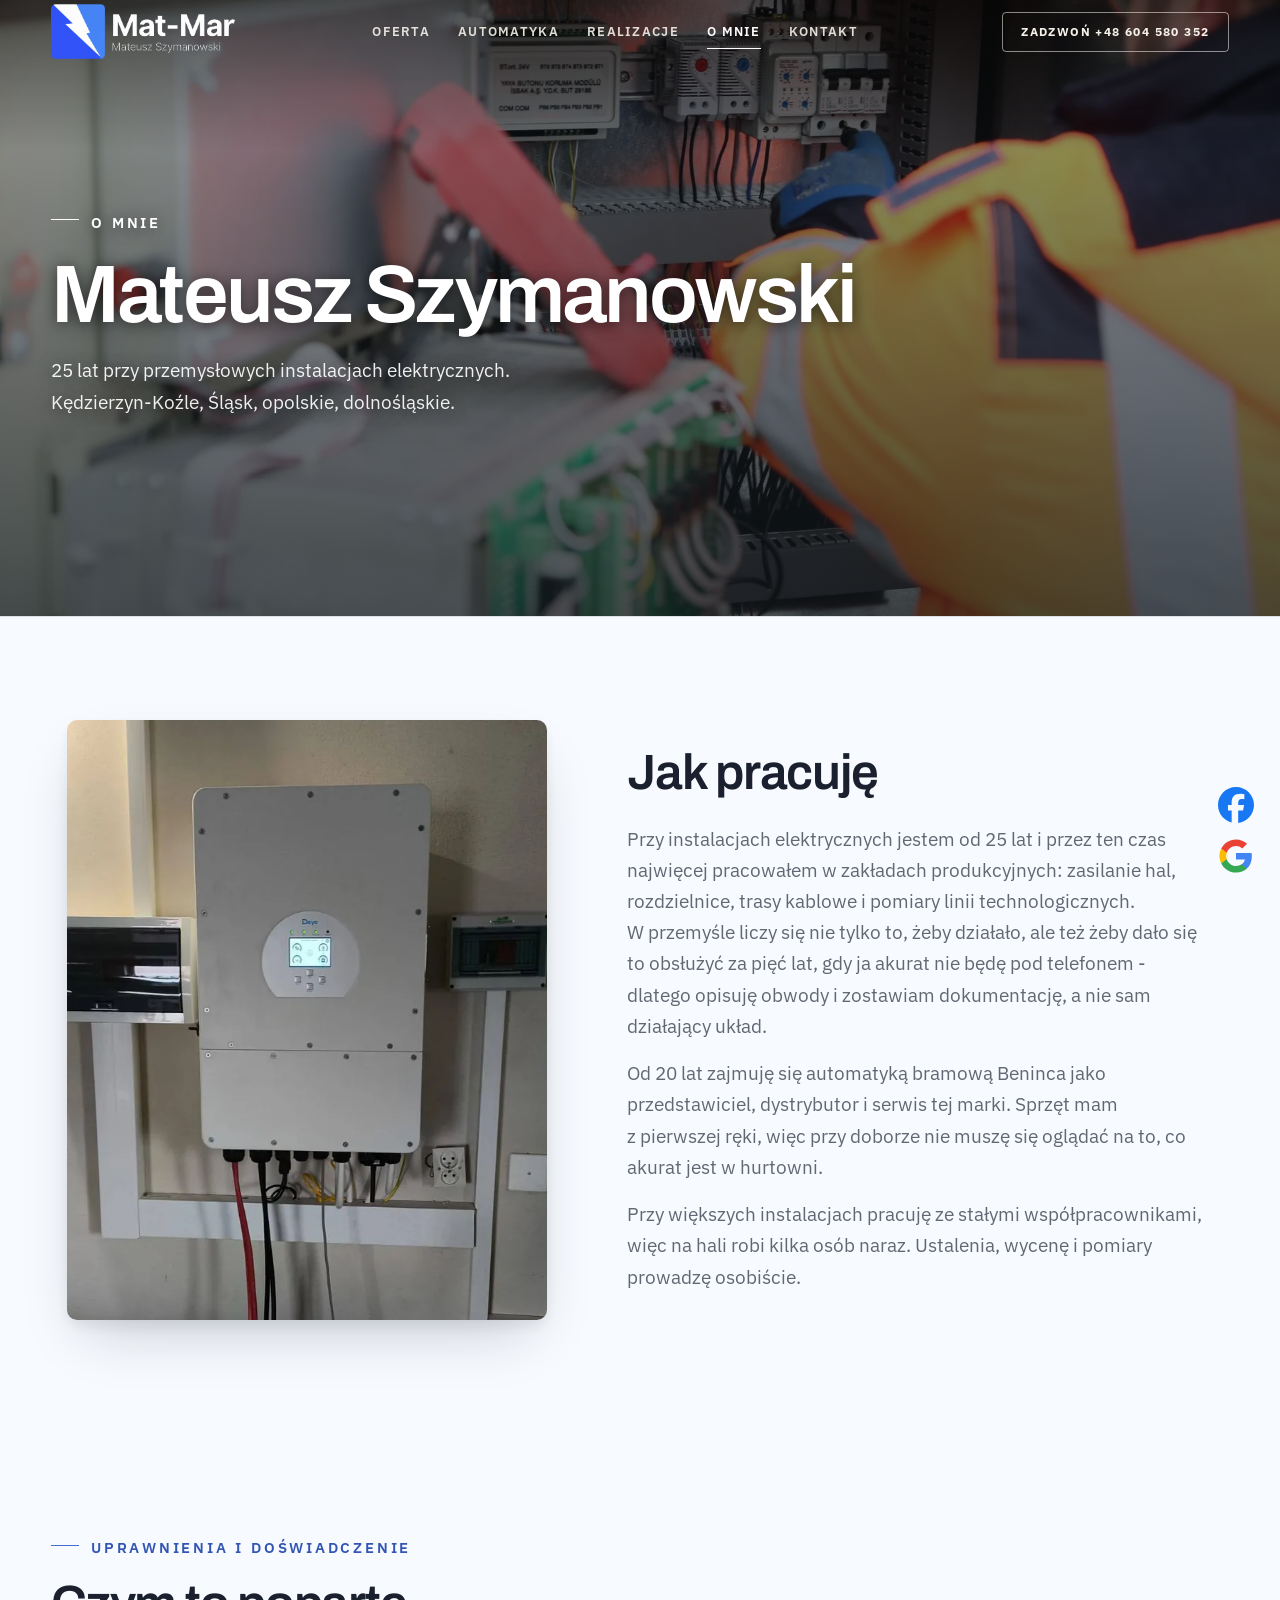
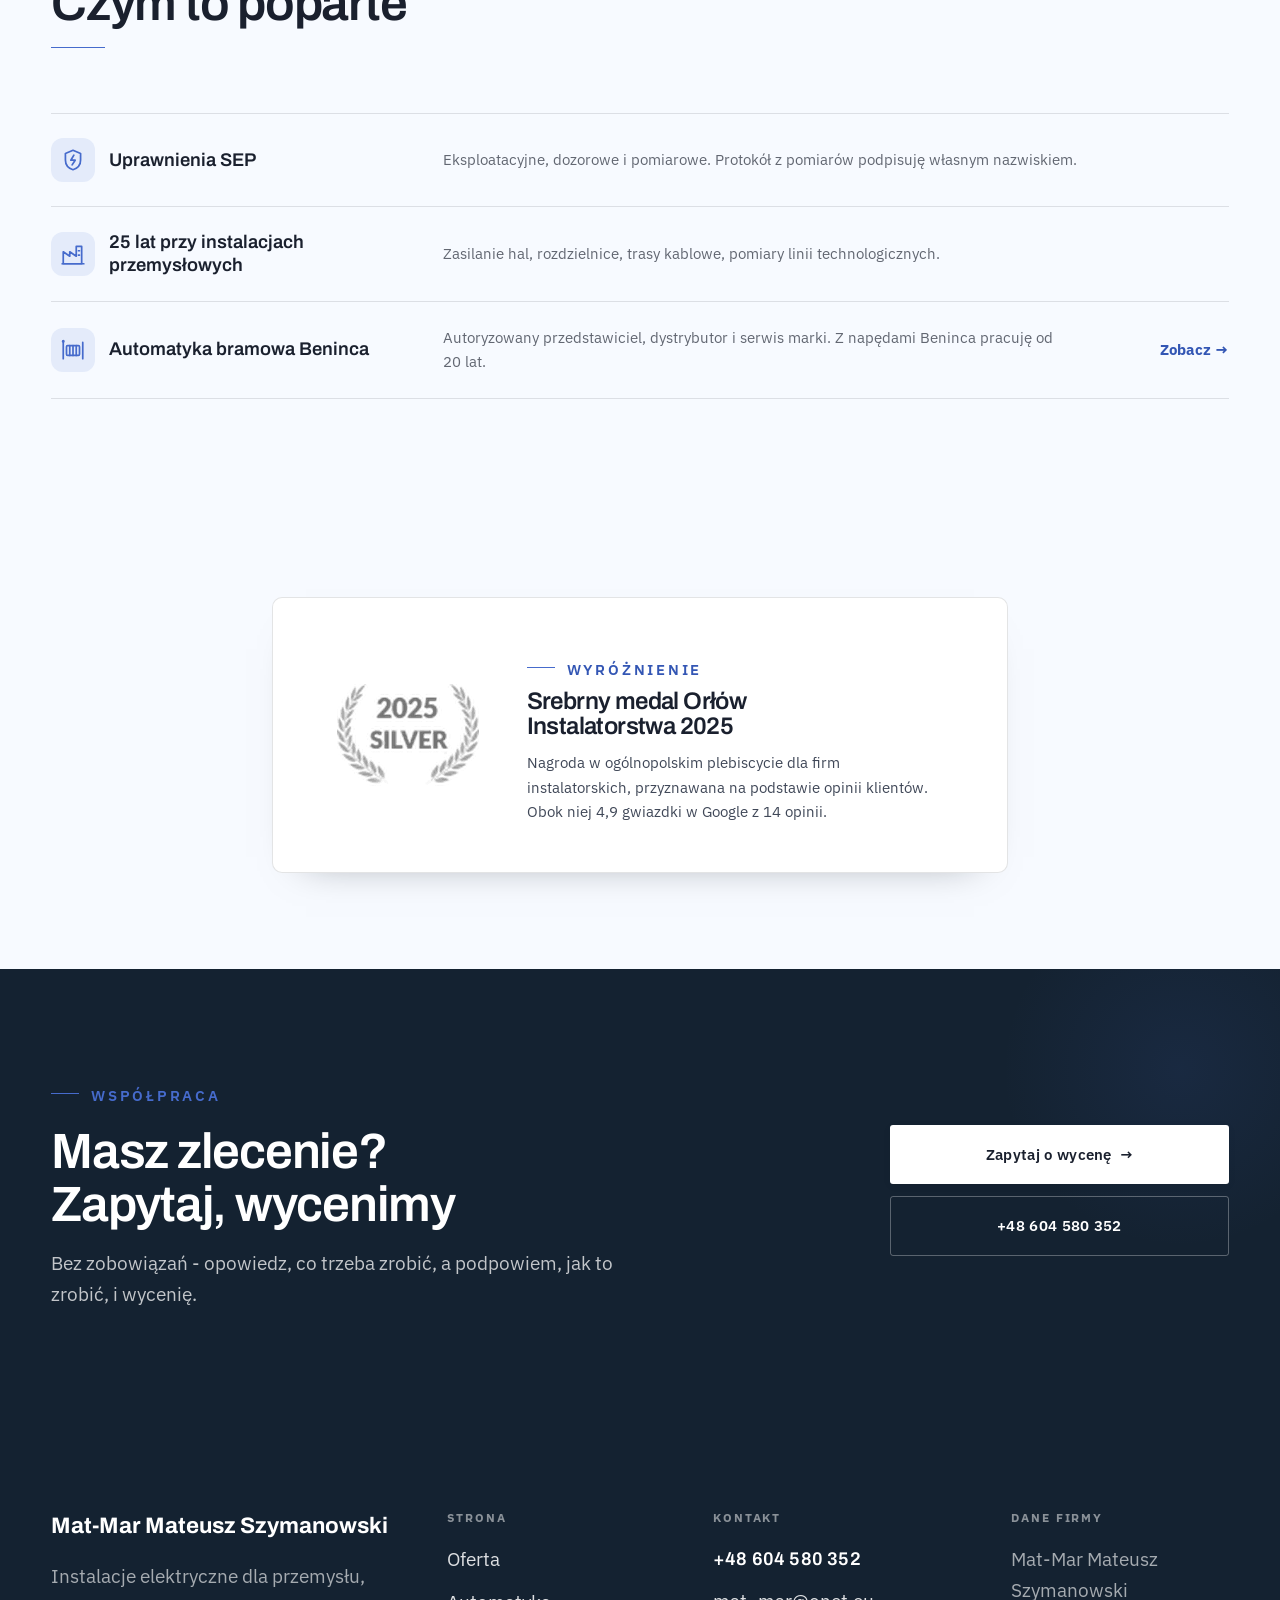
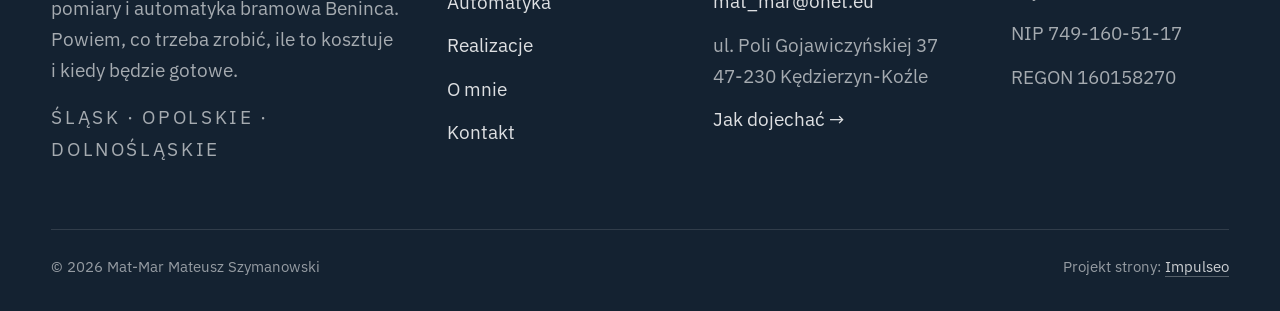
<file: o-nas.html>
<!DOCTYPE html>
<html lang="pl">
<head>
<meta charset="UTF-8">
<meta name="viewport" content="width=device-width, initial-scale=1.0">
<title>O mnie - Mat-Mar Mateusz Szymanowski</title>
<meta name="description" content="Mateusz Szymanowski - 25 lat przy przemysłowych instalacjach elektrycznych, uprawnienia SEP, przedstawiciel automatyki bramowej Beninca.">
<link rel="canonical" href="https://mat-mar.com.pl/o-nas">
<meta property="og:type" content="website">
<meta property="og:locale" content="pl_PL">
<meta property="og:site_name" content="Mat-Mar Mateusz Szymanowski">
<meta property="og:title" content="O mnie - Mat-Mar Mateusz Szymanowski">
<meta property="og:description" content="Mateusz Szymanowski - 25 lat przy przemysłowych instalacjach elektrycznych, uprawnienia SEP, przedstawiciel automatyki bramowej Beninca.">
<meta property="og:url" content="https://mat-mar.com.pl/o-nas">
<meta property="og:image" content="https://mat-mar.com.pl/img/og.jpg">
<meta property="og:image:width" content="1200">
<meta property="og:image:height" content="630">
<meta name="twitter:card" content="summary_large_image">
<link rel="preconnect" href="https://fonts.googleapis.com">
<link rel="preconnect" href="https://fonts.gstatic.com" crossorigin>
<link href="https://fonts.googleapis.com/css2?family=Archivo:wght@500;600;700;800&family=IBM+Plex+Sans:wght@400;500;600&display=swap" rel="stylesheet">
<link rel="stylesheet" href="assets/styles.css?v=20260924d">
</head>
<body>

<header class="nav">
  <div class="wrap nav-inner">
    <a class="brand brand-has-logo" href="index.html"><img class="brand-logo brand-logo--jasny" src="img/logo-nav.png" alt="Mat-Mar Mateusz Szymanowski" width="1110" height="334" decoding="async"><img class="brand-logo brand-logo--ciemny" src="img/logo-nav-dark.png" alt="" aria-hidden="true" width="1110" height="334" decoding="async"></a>
    <nav class="nav-links">
      <a href="oferta.html">Oferta</a>
      <a href="automatyka.html">Automatyka</a>
      <a href="realizacje.html">Realizacje</a>
      <a href="o-nas.html" class="active" aria-current="page">O mnie</a>
      <a href="kontakt.html">Kontakt</a>
      <a href="tel:+48604580352" class="btn btn-accent">Zadzwoń +48 604 580 352</a>
    </nav>
    <button class="nav-toggle" aria-label="Menu"><span></span><span></span><span></span></button>
  </div>
</header>

<main>
<section class="pagehead">
  <img src="img/o-nas-head.webp" srcset="img/o-nas-head-1200.webp 1200w, img/o-nas-head.webp 1880w" sizes="100vw" alt="Mat-Mar Mateusz Szymanowski" width="1880" height="1253" decoding="async">
  <div class="wrap">
    <span class="eyebrow">O mnie</span>
    <h1>Mateusz Szymanowski</h1>
    <p>25 lat przy przemysłowych instalacjach elektrycznych. <span class="nw">Kędzierzyn-Koźle</span>, Śląsk, opolskie, dolnośląskie.</p>
  </div>
</section>
<section>
  <div class="wrap split">
    <div class="split-art split-art--pion reveal"><img src="img/g1.webp" alt="Falownik Deye zamontowany przez Mat-Mar" width="675" height="1500" decoding="async"></div>
    <div class="split-copy reveal">
      <h2>Jak pracuję</h2>
      <p class="muted">Przy instalacjach elektrycznych jestem od 25 lat i przez ten czas najwięcej pracowałem w zakładach produkcyjnych: zasilanie hal, rozdzielnice, trasy kablowe i pomiary linii technologicznych. W przemyśle liczy się nie tylko to, żeby działało, ale też żeby dało się to obsłużyć za pięć lat, gdy ja akurat nie będę pod telefonem - dlatego opisuję obwody i zostawiam dokumentację, a nie sam działający układ.</p>
      <p class="muted">Od 20 lat zajmuję się automatyką bramową Beninca jako przedstawiciel, dystrybutor i serwis tej marki. Sprzęt mam z pierwszej ręki, więc przy doborze nie muszę się oglądać na to, co akurat jest w hurtowni.</p>
      <p class="muted">Przy większych instalacjach pracuję ze stałymi współpracownikami, więc na hali robi kilka osób naraz. Ustalenia, wycenę i pomiary prowadzę osobiście.</p>
    </div>
  </div>
</section>
<section class="fach-uslugi">
  <div class="wrap">
    <div class="head reveal">
      <span class="eyebrow">Uprawnienia i doświadczenie</span>
      <h2>Czym to poparte</h2>
    </div>
    <ul class="fu-list fu-list--dowody">
      <li class="fu-row reveal"><div class="fu-name"><svg class="fu-ic" viewBox="0 0 24 24" width="26" height="26" fill="none" stroke="currentColor" stroke-width="1.6" stroke-linecap="round" stroke-linejoin="round" aria-hidden="true"><path d="M12 3l7 3v6c0 4.5-3 7.7-7 9-4-1.3-7-4.5-7-9V6z"/><path d="M12.8 7.5 10 12.2h4l-2.8 4.3"/></svg><span>Uprawnienia SEP</span></div><div class="fu-desc">Eksploatacyjne, dozorowe i pomiarowe. Protokół z pomiarów podpisuję własnym nazwiskiem.</div></li>
      <li class="fu-row reveal"><div class="fu-name"><svg class="fu-ic" viewBox="0 0 24 24" width="26" height="26" fill="none" stroke="currentColor" stroke-width="1.6" stroke-linecap="round" stroke-linejoin="round" aria-hidden="true"><path d="M3 21V10l6 4v-4l6 4V5h5v16z"/><path d="M2 21h20M17 9h1M17 13h1"/></svg><span>25 lat przy instalacjach przemysłowych</span></div><div class="fu-desc">Zasilanie hal, rozdzielnice, trasy kablowe, pomiary linii technologicznych.</div></li>
      <li class="fu-row reveal"><div class="fu-name"><svg class="fu-ic" viewBox="0 0 24 24" width="26" height="26" fill="none" stroke="currentColor" stroke-width="1.6" stroke-linecap="round" stroke-linejoin="round" aria-hidden="true"><path d="M3 20V5M21 20V5"/><rect x="6" y="8" width="12" height="9" rx="1"/><path d="M9 8v9M12 8v9M15 8v9"/><circle cx="3" cy="4" r=".6" fill="currentColor"/></svg><span>Automatyka bramowa Beninca</span></div><div class="fu-desc">Autoryzowany przedstawiciel, dystrybutor i serwis marki. Z napędami Beninca pracuję od 20 lat.</div><a class="fu-cta" href="automatyka.html">Zobacz <span class="arr">→</span></a></li>
    </ul>
  </div>
</section>
<section class="odznaki">
  <div class="wrap">
    <div class="odz-karta reveal">
      <img class="odz-znak" src="img/odznaka-orly-2025.png" alt="Orły Instalatorstwa - Srebrny Medal 2025" loading="lazy" decoding="async" width="249" height="180">
      <div class="odz-tresc">
        <span class="eyebrow">Wyróżnienie</span>
        <h2>Srebrny medal Orłów Instalatorstwa 2025</h2>
        <p>Nagroda w ogólnopolskim plebiscycie dla firm instalatorskich, przyznawana na podstawie opinii klientów. Obok niej 4,9 gwiazdki w Google z 14 opinii.</p>
      </div>
    </div>
  </div>
</section>
<section class="cta">
  <div class="wrap">
    <div class="reveal">
      <span class="eyebrow">Współpraca</span>
      <h2>Masz zlecenie? Zapytaj, wycenimy</h2>
      <p>Bez zobowiązań - opowiedz, co trzeba zrobić, a podpowiem, jak to zrobić, i wycenię.</p>
    </div>
    <div class="cta-actions reveal">
      <a href="kontakt.html" class="btn btn-light">Zapytaj o wycenę <span class="arr">→</span></a>
      <a href="tel:+48604580352" class="btn btn-ghost btn-ghost-cta">+48 604 580 352</a>
    </div>
  </div>
</section>
</main>

<footer>
  <div class="wrap">
    <div class="foot-grid">
      <div class="foot-brand">
        <div class="name">Mat-Mar Mateusz Szymanowski</div>
        <p>Instalacje elektryczne dla przemysłu, pomiary i automatyka bramowa Beninca. Powiem, co trzeba zrobić, ile to kosztuje i kiedy będzie gotowe.</p>
        <p class="foot-obszar">Śląsk · opolskie · dolnośląskie</p>
      </div>
      <div class="foot-col">
        <h4>Strona</h4>
        <a href="oferta.html">Oferta</a>
        <a href="automatyka.html">Automatyka</a>
        <a href="realizacje.html">Realizacje</a>
        <a href="o-nas.html">O mnie</a>
        <a href="kontakt.html">Kontakt</a>
      </div>
      <div class="foot-col">
        <h4>Kontakt</h4>
        <a class="foot-tel" href="tel:+48604580352">+48 604 580 352</a>
        <a href="mailto:mat_mar@onet.eu">mat_mar@onet.eu</a>
        <p>ul. Poli Gojawiczyńskiej 37<br><span class="nw"><span class="nw">47-230</span> Kędzierzyn-Koźle</span></p>
        <a href="https://www.google.com/maps/search/?api=1&amp;query=Poli%20Gojawiczy%C5%84skiej%2037%2C%2047-230%20K%C4%99dzierzyn-Ko%C5%BAle" target="_blank" rel="noopener">Jak dojechać →</a>
      </div>
      <div class="foot-col">
        <h4>Dane firmy</h4>
        <p>Mat-Mar Mateusz Szymanowski</p>
        <p>NIP 749-160-51-17</p>
        <p>REGON 160158270</p>
        <div class="foot-soc">
          <a class="soc" href="https://www.facebook.com/profile.php?id=61558397411182" target="_blank" rel="noopener" aria-label="Mat-Mar na Facebooku"><svg viewBox="0 0 24 24" aria-hidden="true" focusable="false"><path d="M9.101 23.691v-7.98H6.627v-3.667h2.474v-1.58c0-4.085 1.848-5.978 5.858-5.978.401 0 .955.042 1.468.103a8.68 8.68 0 0 1 1.141.195v3.325a8.623 8.623 0 0 0-.653-.036 26.805 26.805 0 0 0-.733-.009c-.707 0-1.259.096-1.675.309a1.686 1.686 0 0 0-.679.622c-.258.42-.374.995-.374 1.752v1.297h3.919l-.386 2.103-.287 1.564h-3.246v8.245C19.396 23.238 24 18.179 24 12.044c0-6.627-5.373-12-12-12s-12 5.373-12 12c0 5.628 3.874 10.35 9.101 11.647Z" fill="currentColor"/></svg></a>
          <a class="soc" href="https://maps.google.com/?cid=10364919480204693796" target="_blank" rel="noopener" aria-label="Mat-Mar w wizytówce Google"><svg viewBox="0 0 24 24" aria-hidden="true" focusable="false"><path d="M12.48 10.92v3.28h7.84c-.24 1.84-.853 3.187-1.787 4.133-1.147 1.147-2.933 2.4-6.053 2.4-4.827 0-8.6-3.893-8.6-8.72s3.773-8.72 8.6-8.72c2.6 0 4.507 1.027 5.907 2.347l2.307-2.307C18.747 1.44 16.133 0 12.48 0 5.867 0 .307 5.387.307 12s5.56 12 12.173 12c3.573 0 6.267-1.173 8.373-3.36 2.16-2.16 2.84-5.213 2.84-7.667 0-.76-.053-1.467-.173-2.053H12.48z" fill="currentColor"/></svg></a>
        </div>
      </div>
    </div>
    <div class="foot-bot">
      <span>© 2026 Mat-Mar Mateusz Szymanowski</span>
      <span>Projekt strony: <a class="foot-credit" href="https://impulseo.pl" target="_blank" rel="noopener">Impulseo</a></span>
    </div>
  </div>
</footer>

<div class="social-dymki" aria-label="Mat-Mar w sieci">
  <a class="s-fb" href="https://www.facebook.com/profile.php?id=61558397411182" target="_blank" rel="noopener" aria-label="Mat-Mar na Facebooku"><svg viewBox="0 0 24 24" aria-hidden="true" focusable="false"><path d="M9.101 23.691v-7.98H6.627v-3.667h2.474v-1.58c0-4.085 1.848-5.978 5.858-5.978.401 0 .955.042 1.468.103a8.68 8.68 0 0 1 1.141.195v3.325a8.623 8.623 0 0 0-.653-.036 26.805 26.805 0 0 0-.733-.009c-.707 0-1.259.096-1.675.309a1.686 1.686 0 0 0-.679.622c-.258.42-.374.995-.374 1.752v1.297h3.919l-.386 2.103-.287 1.564h-3.246v8.245C19.396 23.238 24 18.179 24 12.044c0-6.627-5.373-12-12-12s-12 5.373-12 12c0 5.628 3.874 10.35 9.101 11.647Z" fill="currentColor"/></svg></a>
  <a class="s-gg" href="https://maps.google.com/?cid=10364919480204693796" target="_blank" rel="noopener" aria-label="Mat-Mar w wizytówce Google"><svg viewBox="0 0 24 24" aria-hidden="true" focusable="false"><path fill="#4285F4" d="M22.56 12.25c0-.78-.07-1.53-.2-2.25H12v4.26h5.92c-.26 1.37-1.04 2.53-2.21 3.31v2.77h3.57c2.08-1.92 3.28-4.74 3.28-8.09z"/><path fill="#34A853" d="M12 23c2.97 0 5.46-.98 7.28-2.66l-3.57-2.77c-.98.66-2.23 1.06-3.71 1.06-2.86 0-5.29-1.93-6.16-4.53H2.18v2.84C3.99 20.53 7.7 23 12 23z"/><path fill="#FBBC05" d="M5.84 14.09c-.22-.66-.35-1.36-.35-2.09s.13-1.43.35-2.09V7.07H2.18C1.43 8.55 1 10.22 1 12s.43 3.45 1.18 4.93l2.85-2.22.81-.62z"/><path fill="#EA4335" d="M12 5.38c1.62 0 3.06.56 4.21 1.64l3.15-3.15C17.45 2.09 14.97 1 12 1 7.7 1 3.99 3.47 2.18 7.07l3.66 2.84c.87-2.6 3.3-4.53 6.16-4.53z"/></svg></a>
</div>
<div class="sticky-call"><a class="sc-call" href="tel:+48604580352"><svg class="ico-tel" width="16" height="16" viewBox="0 0 24 24" fill="none" aria-hidden="true"><path d="M6.6 10.8a15.5 15.5 0 0 0 6.6 6.6l2.2-2.2a1 1 0 0 1 1-.24 11.4 11.4 0 0 0 3.6.58 1 1 0 0 1 1 1V20a1 1 0 0 1-1 1A17 17 0 0 1 3 4a1 1 0 0 1 1-1h3.5a1 1 0 0 1 1 1c0 1.25.2 2.46.58 3.6a1 1 0 0 1-.25 1l-2.23 2.2Z" fill="currentColor"/></svg> Zadzwoń</a><a class="sc-quote" href="kontakt.html">Zapytaj o wycenę</a></div>

<script src="assets/main.js?v=20260923c"></script>
</body>
</html>
</file>
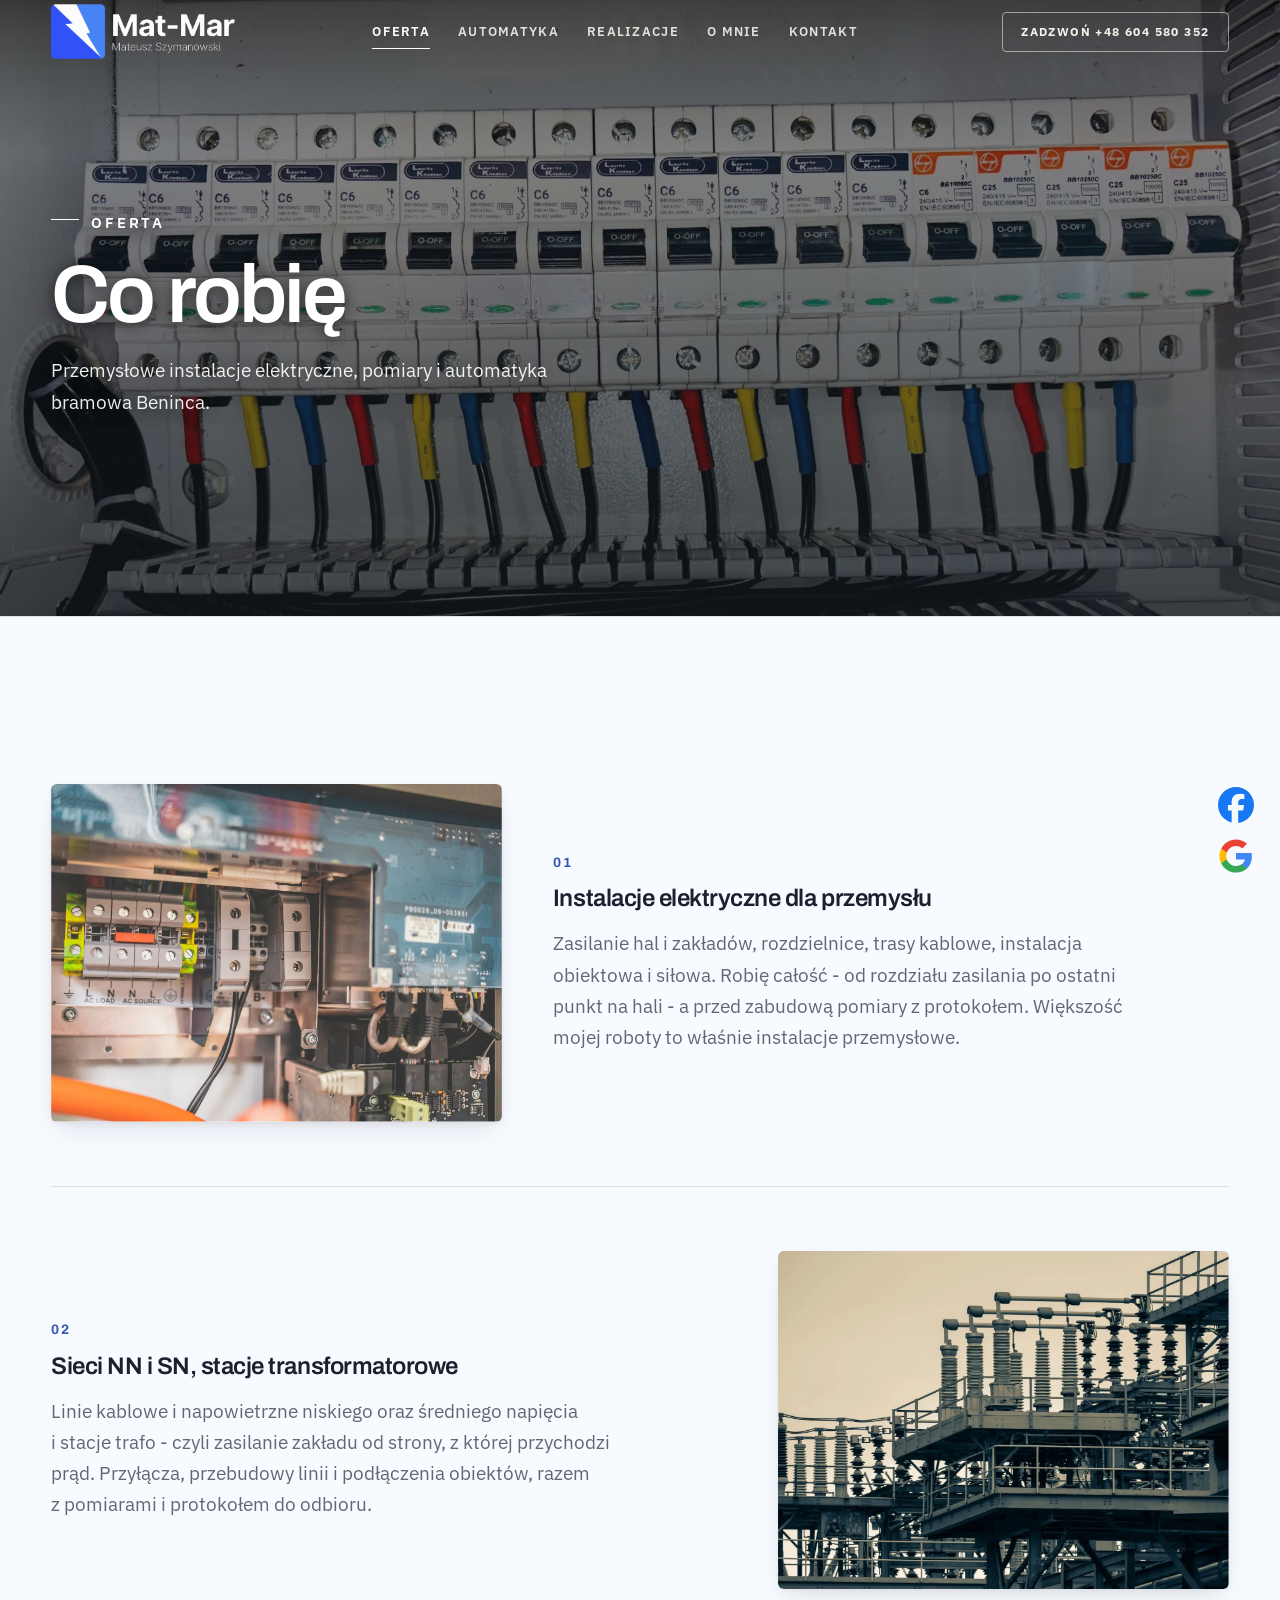
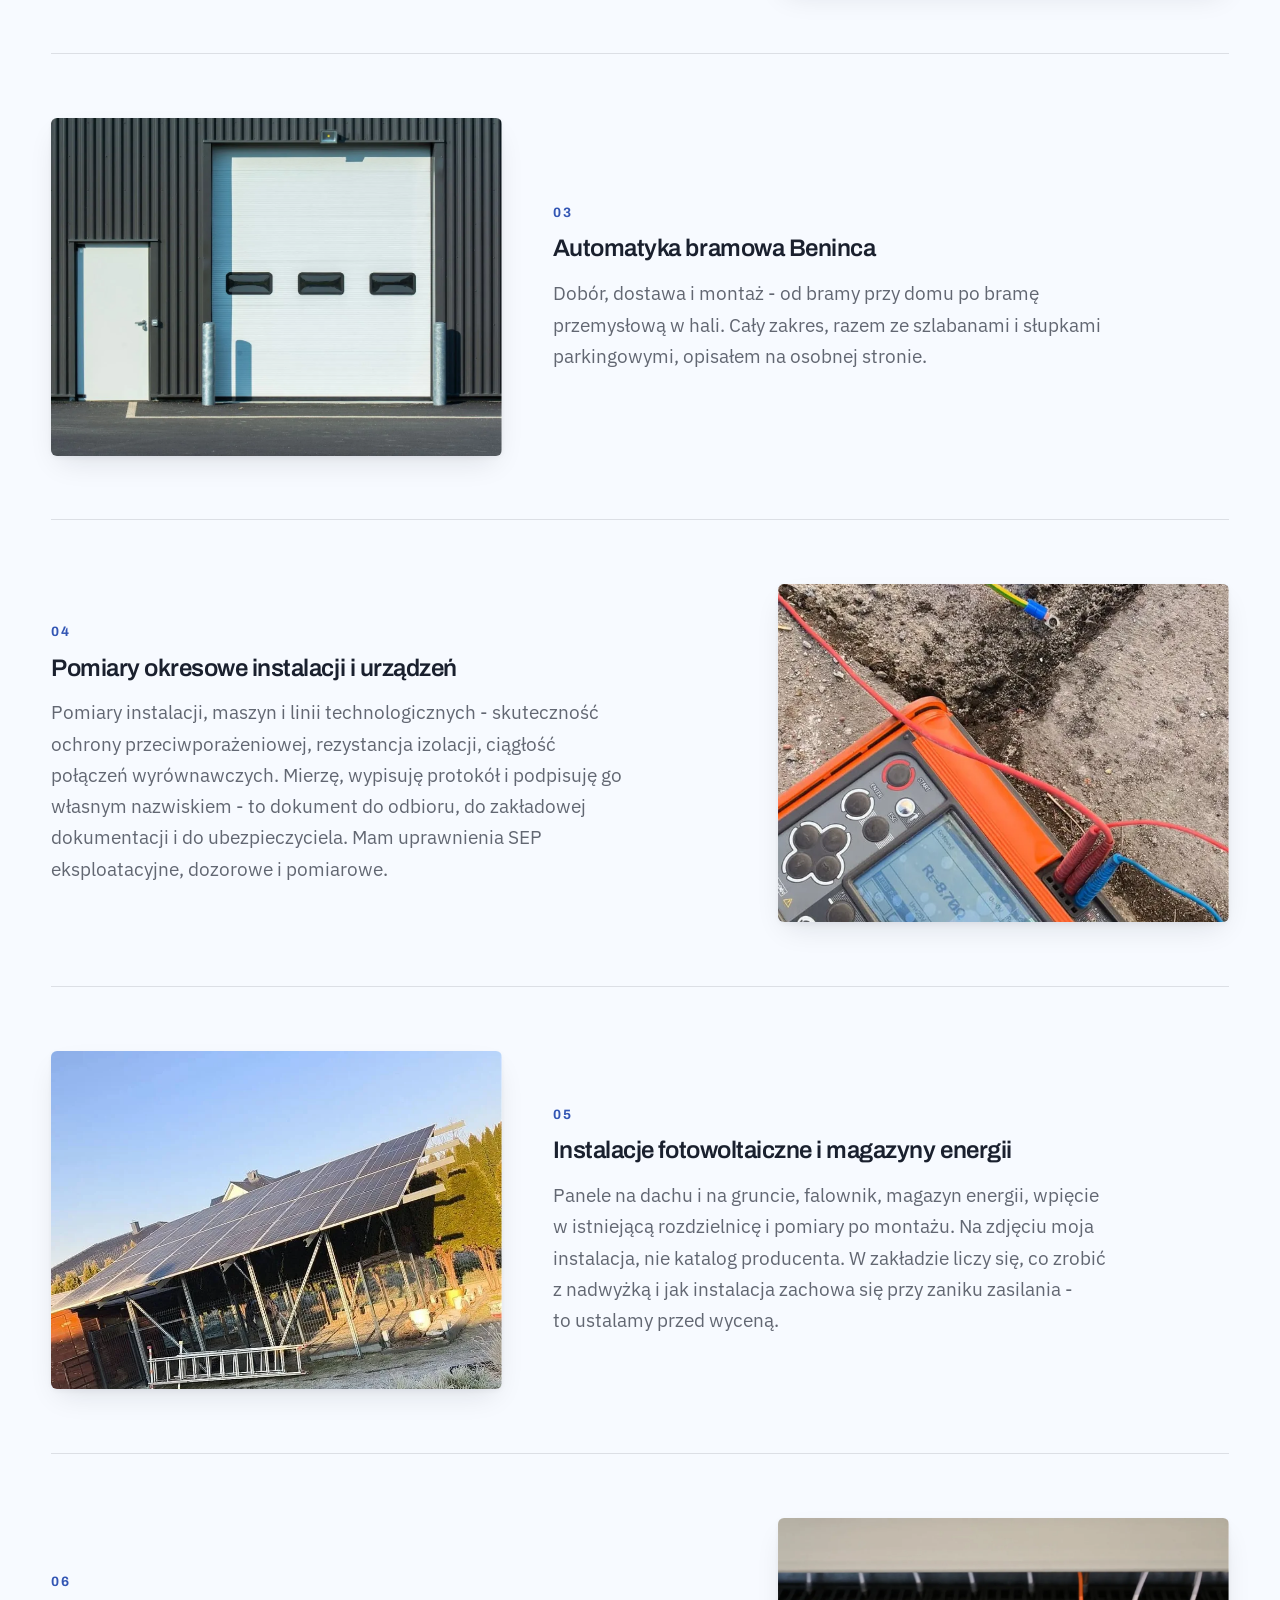
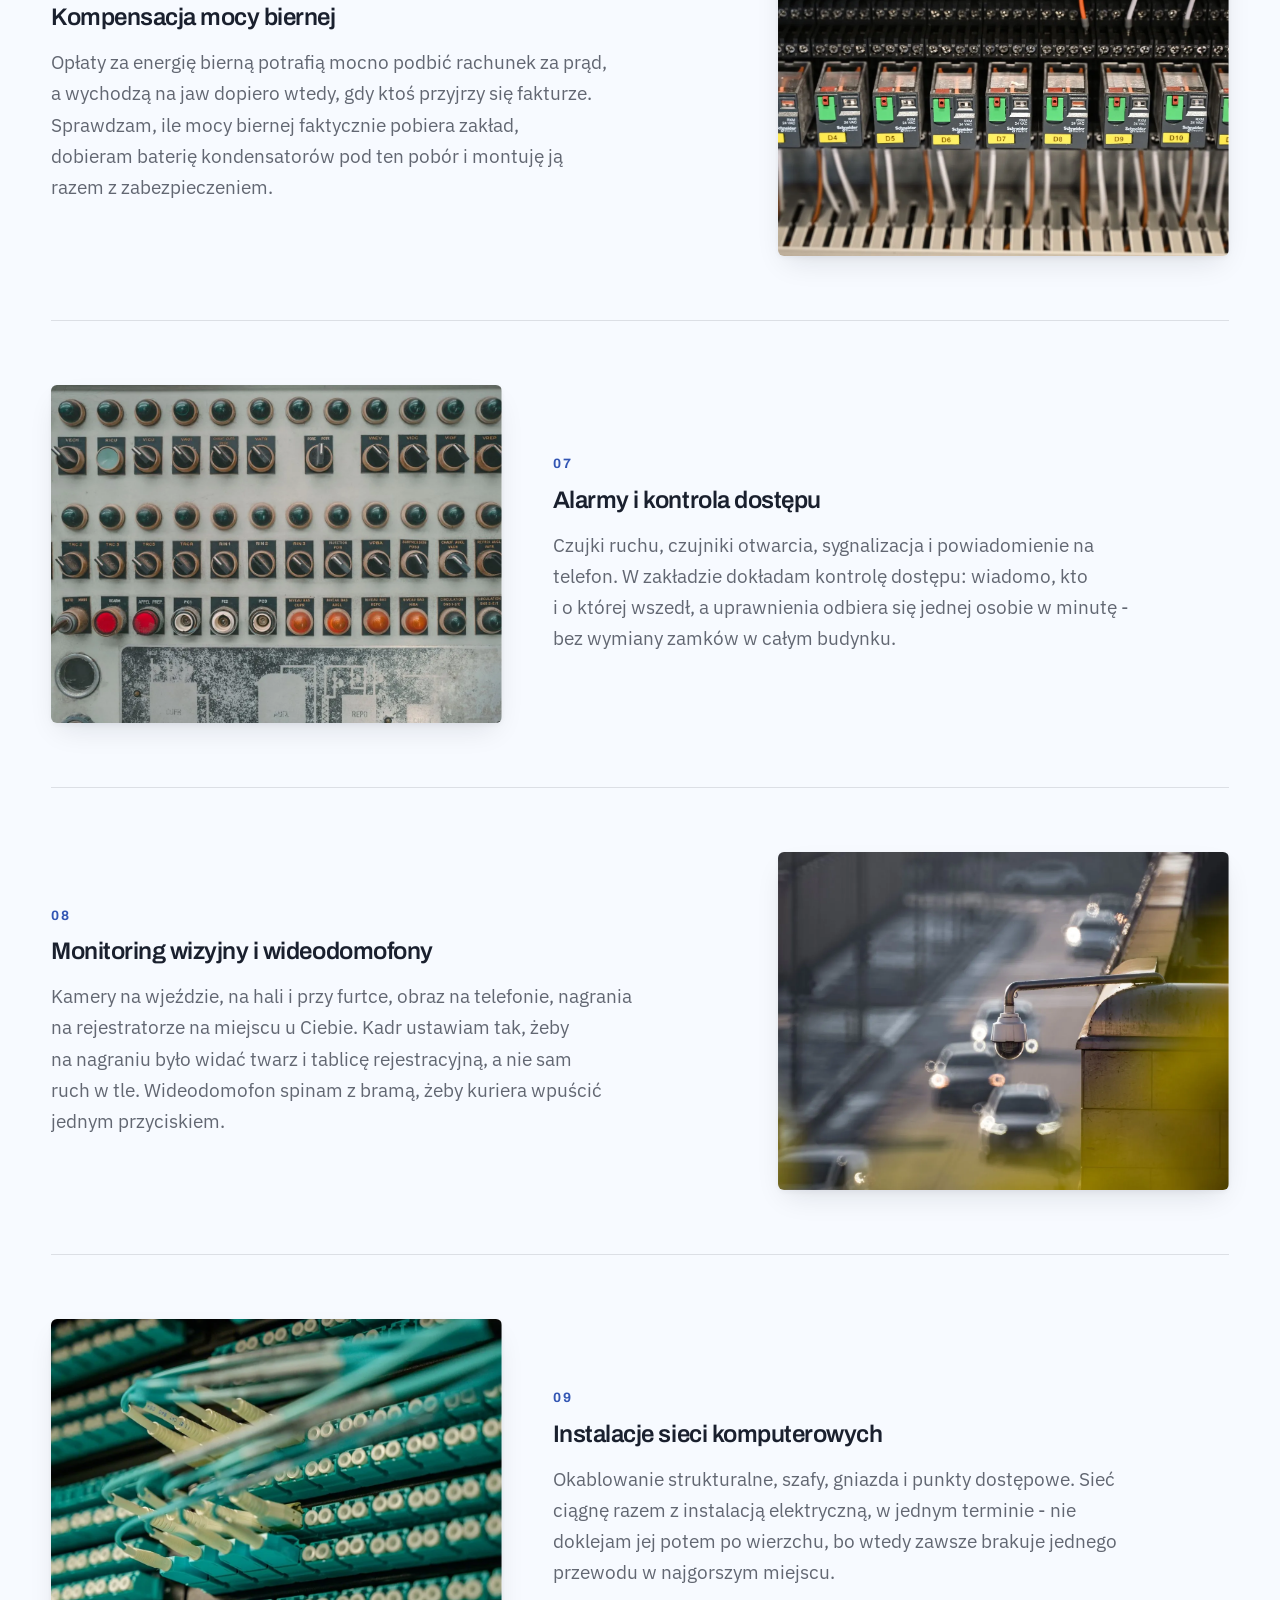
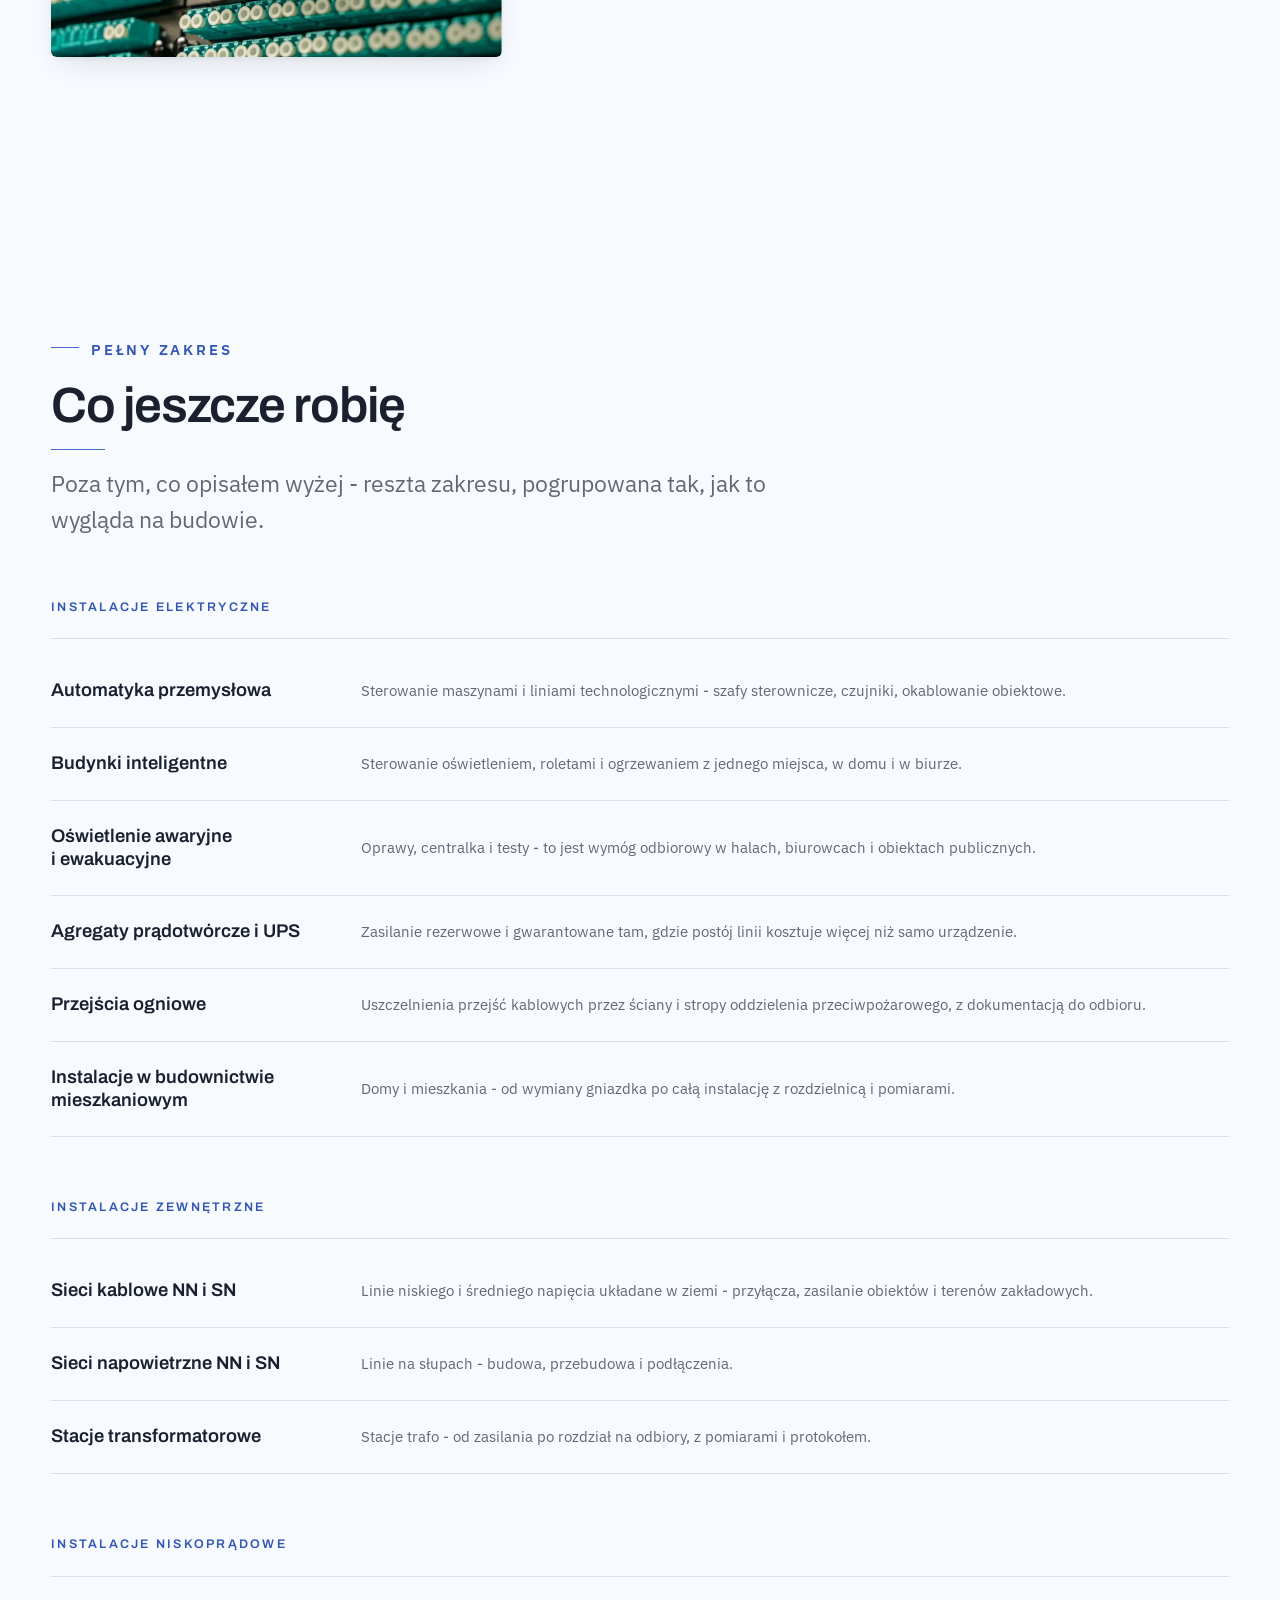
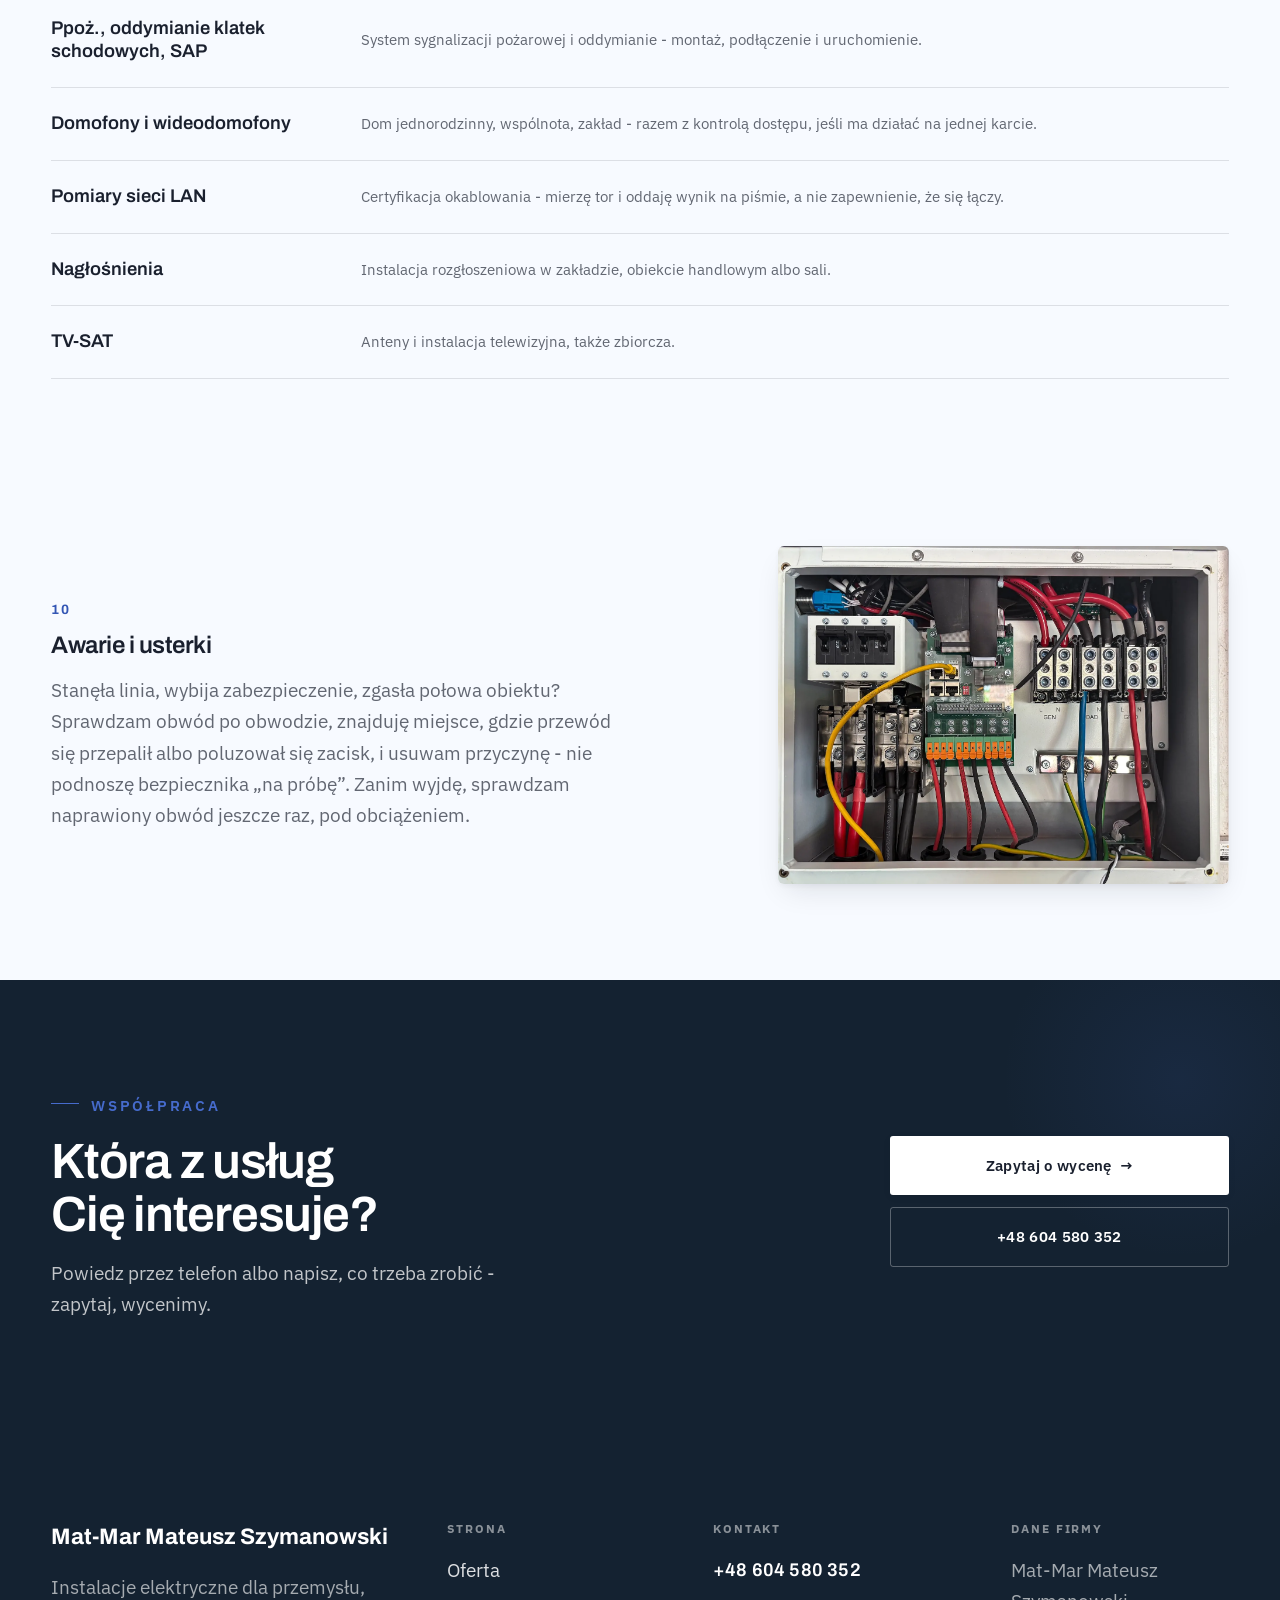
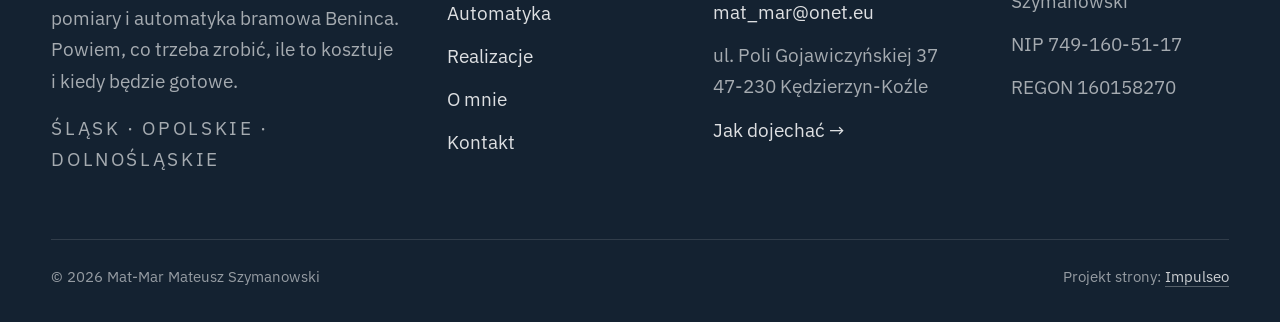
<file: oferta.html>
<!DOCTYPE html>
<html lang="pl">
<head>
<meta charset="UTF-8">
<meta name="viewport" content="width=device-width, initial-scale=1.0">
<title>Oferta - Mat-Mar Mateusz Szymanowski</title>
<meta name="description" content="Instalacje elektryczne w zakładach, sieci kablowe, pomiary okresowe, kompensacja mocy biernej, fotowoltaika, alarmy i monitoring. Kędzierzyn-Koźle.">
<link rel="canonical" href="https://mat-mar.com.pl/oferta">
<meta property="og:type" content="website">
<meta property="og:locale" content="pl_PL">
<meta property="og:site_name" content="Mat-Mar Mateusz Szymanowski">
<meta property="og:title" content="Oferta - Mat-Mar Mateusz Szymanowski">
<meta property="og:description" content="Instalacje elektryczne w zakładach, sieci kablowe, pomiary okresowe, kompensacja mocy biernej, fotowoltaika, alarmy i monitoring. Kędzierzyn-Koźle.">
<meta property="og:url" content="https://mat-mar.com.pl/oferta">
<meta property="og:image" content="https://mat-mar.com.pl/img/og.jpg">
<meta property="og:image:width" content="1200">
<meta property="og:image:height" content="630">
<meta name="twitter:card" content="summary_large_image">
<link rel="preconnect" href="https://fonts.googleapis.com">
<link rel="preconnect" href="https://fonts.gstatic.com" crossorigin>
<link href="https://fonts.googleapis.com/css2?family=Archivo:wght@500;600;700;800&family=IBM+Plex+Sans:wght@400;500;600&display=swap" rel="stylesheet">
<link rel="stylesheet" href="assets/styles.css?v=20260924d">
</head>
<body>

<header class="nav">
  <div class="wrap nav-inner">
    <a class="brand brand-has-logo" href="index.html"><img class="brand-logo brand-logo--jasny" src="img/logo-nav.png" alt="Mat-Mar Mateusz Szymanowski" width="1110" height="334" decoding="async"><img class="brand-logo brand-logo--ciemny" src="img/logo-nav-dark.png" alt="" aria-hidden="true" width="1110" height="334" decoding="async"></a>
    <nav class="nav-links">
      <a href="oferta.html" class="active" aria-current="page">Oferta</a>
      <a href="automatyka.html">Automatyka</a>
      <a href="realizacje.html">Realizacje</a>
      <a href="o-nas.html">O mnie</a>
      <a href="kontakt.html">Kontakt</a>
      <a href="tel:+48604580352" class="btn btn-accent">Zadzwoń +48 604 580 352</a>
    </nav>
    <button class="nav-toggle" aria-label="Menu"><span></span><span></span><span></span></button>
  </div>
</header>

<main>
<section class="pagehead">
  <img src="img/g4.webp" srcset="img/g4-1200.webp 1200w, img/g4.webp 1880w" sizes="100vw" alt="Mat-Mar Mateusz Szymanowski - Co robię" width="1880" height="1170" decoding="async">
  <div class="wrap">
    <span class="eyebrow">Oferta</span>
    <h1>Co robię</h1>
    <p>Przemysłowe instalacje elektryczne, pomiary i automatyka bramowa Beninca.</p>
  </div>
</section>
<section>
  <div class="wrap">
    <div class="svc-row reveal">
      <div class="svc-row-art"><img src="img/g7.webp" alt="Przemysłowe instalacje elektryczne" width="1880" height="1253" decoding="async"></div>
      <div>
        <span class="num">01</span>
        <h3>Instalacje elektryczne dla przemysłu</h3>
        <p class="muted">Zasilanie hal i zakładów, rozdzielnice, trasy kablowe, instalacja obiektowa i siłowa. Robię całość - od rozdziału zasilania po ostatni punkt na hali - a przed zabudową pomiary z protokołem. Większość mojej roboty to właśnie instalacje przemysłowe.</p>
      </div>
    </div>
    <div class="svc-row rev reveal">
      <div class="svc-row-art"><img src="img/o-sieci.webp" alt="Sieci NN i SN, stacje transformatorowe" width="1600" height="1067" decoding="async"></div>
      <div>
        <span class="num">02</span>
        <h3>Sieci NN i SN, stacje transformatorowe</h3>
        <p class="muted">Linie kablowe i napowietrzne niskiego oraz średniego napięcia i stacje trafo - czyli zasilanie zakładu od strony, z której przychodzi prąd. Przyłącza, przebudowy linii i podłączenia obiektów, razem z pomiarami i protokołem do odbioru.</p>
      </div>
    </div>
    <div class="svc-row reveal">
      <div class="svc-row-art"><img src="img/a2.webp" alt="Automatyka bramowa Beninca" width="1400" height="933" decoding="async"></div>
      <div>
        <span class="num">03</span>
        <h3>Automatyka bramowa Beninca</h3>
        <p class="muted">Dobór, dostawa i montaż - od bramy przy domu po bramę przemysłową w hali. Cały zakres, razem ze szlabanami i słupkami parkingowymi, opisałem na osobnej stronie.</p>
      </div>
    </div>
    <div class="svc-row rev reveal">
      <div class="svc-row-art"><img src="img/g3.webp" alt="Pomiar rezystancji uziemienia" width="675" height="1500" decoding="async"></div>
      <div>
        <span class="num">04</span>
        <h3>Pomiary okresowe instalacji i urządzeń</h3>
        <p class="muted">Pomiary instalacji, maszyn i linii technologicznych - skuteczność ochrony przeciwporażeniowej, rezystancja izolacji, ciągłość połączeń wyrównawczych. Mierzę, wypisuję protokół i podpisuję go własnym nazwiskiem - to dokument do odbioru, do zakładowej dokumentacji i do ubezpieczyciela. Mam uprawnienia SEP eksploatacyjne, dozorowe i pomiarowe.</p>
      </div>
    </div>
    <div class="svc-row reveal">
      <div class="svc-row-art"><img src="img/g6.webp" alt="Farma fotowoltaiczna na gruncie wykonana przez Mat-Mar" width="844" height="1500" style="object-position:50% 40%" decoding="async"></div>
      <div>
        <span class="num">05</span>
        <h3>Instalacje fotowoltaiczne i magazyny energii</h3>
        <p class="muted">Panele na dachu i na gruncie, falownik, magazyn energii, wpięcie w istniejącą rozdzielnicę i pomiary po montażu. Na zdjęciu moja instalacja, nie katalog producenta. W zakładzie liczy się, co zrobić z nadwyżką i jak instalacja zachowa się przy zaniku zasilania - to ustalamy przed wyceną.</p>
      </div>
    </div>
    <div class="svc-row rev reveal">
      <div class="svc-row-art"><img src="img/about.webp" alt="Kompensacja mocy biernej" loading="lazy" width="1600" height="1065" decoding="async"></div>
      <div>
        <span class="num">06</span>
        <h3>Kompensacja mocy biernej</h3>
        <p class="muted">Opłaty za energię bierną potrafią mocno podbić rachunek za prąd, a wychodzą na jaw dopiero wtedy, gdy ktoś przyjrzy się fakturze. Sprawdzam, ile mocy biernej faktycznie pobiera zakład, dobieram baterię kondensatorów pod ten pobór i montuję ją razem z zabezpieczeniem.</p>
      </div>
    </div>
    <div class="svc-row reveal">
      <div class="svc-row-art"><img src="img/o8.webp" alt="Instalacje alarmowe i kontrola dostępu" loading="lazy" width="1400" height="934" decoding="async"></div>
      <div>
        <span class="num">07</span>
        <h3>Alarmy i kontrola dostępu</h3>
        <p class="muted">Czujki ruchu, czujniki otwarcia, sygnalizacja i powiadomienie na telefon. W zakładzie dokładam kontrolę dostępu: wiadomo, kto i o której wszedł, a uprawnienia odbiera się jednej osobie w minutę - bez wymiany zamków w całym budynku.</p>
      </div>
    </div>
    <div class="svc-row rev reveal">
      <div class="svc-row-art"><img src="img/o7.webp" alt="Monitoring wizyjny i wideodomofony" loading="lazy" width="1400" height="1049" decoding="async"></div>
      <div>
        <span class="num">08</span>
        <h3>Monitoring wizyjny i wideodomofony</h3>
        <p class="muted">Kamery na wjeździe, na hali i przy furtce, obraz na telefonie, nagrania na rejestratorze na miejscu u Ciebie. Kadr ustawiam tak, żeby na nagraniu było widać twarz i tablicę rejestracyjną, a nie sam ruch w tle. Wideodomofon spinam z bramą, żeby kuriera wpuścić jednym przyciskiem.</p>
      </div>
    </div>
    <div class="svc-row reveal">
      <div class="svc-row-art"><img src="img/o9.webp" alt="Instalacje sieci komputerowych LAN" loading="lazy" width="1400" height="932" decoding="async"></div>
      <div>
        <span class="num">09</span>
        <h3>Instalacje sieci komputerowych</h3>
        <p class="muted">Okablowanie strukturalne, szafy, gniazda i punkty dostępowe. Sieć ciągnę razem z instalacją elektryczną, w jednym terminie - nie doklejam jej potem po wierzchu, bo wtedy zawsze brakuje jednego przewodu w najgorszym miejscu.</p>
      </div>
    </div>
  </div>
</section>

<section class="fach-uslugi zakres-pelny">
  <div class="wrap">
    <div class="head reveal">
      <span class="eyebrow">Pełny zakres</span>
      <h2>Co jeszcze robię</h2>
      <p>Poza tym, co opisałem wyżej - reszta zakresu, pogrupowana tak, jak to wygląda na budowie.</p>
    </div>

    <h3 class="zp-grupa">Instalacje elektryczne</h3>
    <ul class="fu-list">
      <li class="fu-row reveal"><div class="fu-name">Automatyka przemysłowa</div><div class="fu-desc">Sterowanie maszynami i liniami technologicznymi - szafy sterownicze, czujniki, okablowanie obiektowe.</div></li>
      <li class="fu-row reveal"><div class="fu-name">Budynki inteligentne</div><div class="fu-desc">Sterowanie oświetleniem, roletami i ogrzewaniem z jednego miejsca, w domu i w biurze.</div></li>
      <li class="fu-row reveal"><div class="fu-name">Oświetlenie awaryjne i ewakuacyjne</div><div class="fu-desc">Oprawy, centralka i testy - to jest wymóg odbiorowy w halach, biurowcach i obiektach publicznych.</div></li>
      <li class="fu-row reveal"><div class="fu-name">Agregaty prądotwórcze i UPS</div><div class="fu-desc">Zasilanie rezerwowe i gwarantowane tam, gdzie postój linii kosztuje więcej niż samo urządzenie.</div></li>
      <li class="fu-row reveal"><div class="fu-name">Przejścia ogniowe</div><div class="fu-desc">Uszczelnienia przejść kablowych przez ściany i stropy oddzielenia przeciwpożarowego, z dokumentacją do odbioru.</div></li>
      <li class="fu-row reveal"><div class="fu-name">Instalacje w budownictwie mieszkaniowym</div><div class="fu-desc">Domy i mieszkania - od wymiany gniazdka po całą instalację z rozdzielnicą i pomiarami.</div></li>
    </ul>

    <h3 class="zp-grupa">Instalacje zewnętrzne</h3>
    <ul class="fu-list">
      <li class="fu-row reveal"><div class="fu-name">Sieci kablowe NN i SN</div><div class="fu-desc">Linie niskiego i średniego napięcia układane w ziemi - przyłącza, zasilanie obiektów i terenów zakładowych.</div></li>
      <li class="fu-row reveal"><div class="fu-name">Sieci napowietrzne NN i SN</div><div class="fu-desc">Linie na słupach - budowa, przebudowa i podłączenia.</div></li>
      <li class="fu-row reveal"><div class="fu-name">Stacje transformatorowe</div><div class="fu-desc">Stacje trafo - od zasilania po rozdział na odbiory, z pomiarami i protokołem.</div></li>
    </ul>

    <h3 class="zp-grupa">Instalacje niskoprądowe</h3>
    <ul class="fu-list">
      <li class="fu-row reveal"><div class="fu-name">Ppoż., oddymianie klatek schodowych, SAP</div><div class="fu-desc">System sygnalizacji pożarowej i oddymianie - montaż, podłączenie i uruchomienie.</div></li>
      <li class="fu-row reveal"><div class="fu-name">Domofony i wideodomofony</div><div class="fu-desc">Dom jednorodzinny, wspólnota, zakład - razem z kontrolą dostępu, jeśli ma działać na jednej karcie.</div></li>
      <li class="fu-row reveal"><div class="fu-name">Pomiary sieci LAN</div><div class="fu-desc">Certyfikacja okablowania - mierzę tor i oddaję wynik na piśmie, a nie zapewnienie, że się łączy.</div></li>
      <li class="fu-row reveal"><div class="fu-name">Nagłośnienia</div><div class="fu-desc">Instalacja rozgłoszeniowa w zakładzie, obiekcie handlowym albo sali.</div></li>
      <li class="fu-row reveal"><div class="fu-name">TV-SAT</div><div class="fu-desc">Anteny i instalacja telewizyjna, także zbiorcza.</div></li>
    </ul>

  </div>
</section>
<section class="awarie-koniec">
  <div class="wrap">
    <div class="svc-row rev reveal">
      <div class="svc-row-art"><img src="img/g11.webp" alt="Awarie i usterki" loading="lazy" width="1600" height="1155" decoding="async"></div>
      <div>
        <span class="num">10</span>
        <h3>Awarie i usterki</h3>
        <p class="muted">Stanęła linia, wybija zabezpieczenie, zgasła połowa obiektu? Sprawdzam obwód po obwodzie, znajduję miejsce, gdzie przewód się przepalił albo poluzował się zacisk, i usuwam przyczynę - nie podnoszę bezpiecznika „na próbę”. Zanim wyjdę, sprawdzam naprawiony obwód jeszcze raz, pod obciążeniem.</p>
      </div>
    </div>
  </div>
</section>
<section class="cta">
  <div class="wrap">
    <div class="reveal">
      <span class="eyebrow">Współpraca</span>
      <h2>Która z usług Cię interesuje?</h2>
      <p>Powiedz przez telefon albo napisz, co trzeba zrobić - zapytaj, wycenimy.</p>
    </div>
    <div class="cta-actions reveal">
      <a href="kontakt.html" class="btn btn-light">Zapytaj o wycenę <span class="arr">→</span></a>
      <a href="tel:+48604580352" class="btn btn-ghost btn-ghost-cta">+48 604 580 352</a>
    </div>
  </div>
</section>
</main>

<footer>
  <div class="wrap">
    <div class="foot-grid">
      <div class="foot-brand">
        <div class="name">Mat-Mar Mateusz Szymanowski</div>
        <p>Instalacje elektryczne dla przemysłu, pomiary i automatyka bramowa Beninca. Powiem, co trzeba zrobić, ile to kosztuje i kiedy będzie gotowe.</p>
        <p class="foot-obszar">Śląsk · opolskie · dolnośląskie</p>
      </div>
      <div class="foot-col">
        <h4>Strona</h4>
        <a href="oferta.html">Oferta</a>
        <a href="automatyka.html">Automatyka</a>
        <a href="realizacje.html">Realizacje</a>
        <a href="o-nas.html">O mnie</a>
        <a href="kontakt.html">Kontakt</a>
      </div>
      <div class="foot-col">
        <h4>Kontakt</h4>
        <a class="foot-tel" href="tel:+48604580352">+48 604 580 352</a>
        <a href="mailto:mat_mar@onet.eu">mat_mar@onet.eu</a>
        <p>ul. Poli Gojawiczyńskiej 37<br><span class="nw"><span class="nw">47-230</span> Kędzierzyn-Koźle</span></p>
        <a href="https://www.google.com/maps/search/?api=1&amp;query=Poli%20Gojawiczy%C5%84skiej%2037%2C%2047-230%20K%C4%99dzierzyn-Ko%C5%BAle" target="_blank" rel="noopener">Jak dojechać →</a>
      </div>
      <div class="foot-col">
        <h4>Dane firmy</h4>
        <p>Mat-Mar Mateusz Szymanowski</p>
        <p>NIP 749-160-51-17</p>
        <p>REGON 160158270</p>
        <div class="foot-soc">
          <a class="soc" href="https://www.facebook.com/profile.php?id=61558397411182" target="_blank" rel="noopener" aria-label="Mat-Mar na Facebooku"><svg viewBox="0 0 24 24" aria-hidden="true" focusable="false"><path d="M9.101 23.691v-7.98H6.627v-3.667h2.474v-1.58c0-4.085 1.848-5.978 5.858-5.978.401 0 .955.042 1.468.103a8.68 8.68 0 0 1 1.141.195v3.325a8.623 8.623 0 0 0-.653-.036 26.805 26.805 0 0 0-.733-.009c-.707 0-1.259.096-1.675.309a1.686 1.686 0 0 0-.679.622c-.258.42-.374.995-.374 1.752v1.297h3.919l-.386 2.103-.287 1.564h-3.246v8.245C19.396 23.238 24 18.179 24 12.044c0-6.627-5.373-12-12-12s-12 5.373-12 12c0 5.628 3.874 10.35 9.101 11.647Z" fill="currentColor"/></svg></a>
          <a class="soc" href="https://maps.google.com/?cid=10364919480204693796" target="_blank" rel="noopener" aria-label="Mat-Mar w wizytówce Google"><svg viewBox="0 0 24 24" aria-hidden="true" focusable="false"><path d="M12.48 10.92v3.28h7.84c-.24 1.84-.853 3.187-1.787 4.133-1.147 1.147-2.933 2.4-6.053 2.4-4.827 0-8.6-3.893-8.6-8.72s3.773-8.72 8.6-8.72c2.6 0 4.507 1.027 5.907 2.347l2.307-2.307C18.747 1.44 16.133 0 12.48 0 5.867 0 .307 5.387.307 12s5.56 12 12.173 12c3.573 0 6.267-1.173 8.373-3.36 2.16-2.16 2.84-5.213 2.84-7.667 0-.76-.053-1.467-.173-2.053H12.48z" fill="currentColor"/></svg></a>
        </div>
      </div>
    </div>
    <div class="foot-bot">
      <span>© 2026 Mat-Mar Mateusz Szymanowski</span>
      <span>Projekt strony: <a class="foot-credit" href="https://impulseo.pl" target="_blank" rel="noopener">Impulseo</a></span>
    </div>
  </div>
</footer>

<div class="social-dymki" aria-label="Mat-Mar w sieci">
  <a class="s-fb" href="https://www.facebook.com/profile.php?id=61558397411182" target="_blank" rel="noopener" aria-label="Mat-Mar na Facebooku"><svg viewBox="0 0 24 24" aria-hidden="true" focusable="false"><path d="M9.101 23.691v-7.98H6.627v-3.667h2.474v-1.58c0-4.085 1.848-5.978 5.858-5.978.401 0 .955.042 1.468.103a8.68 8.68 0 0 1 1.141.195v3.325a8.623 8.623 0 0 0-.653-.036 26.805 26.805 0 0 0-.733-.009c-.707 0-1.259.096-1.675.309a1.686 1.686 0 0 0-.679.622c-.258.42-.374.995-.374 1.752v1.297h3.919l-.386 2.103-.287 1.564h-3.246v8.245C19.396 23.238 24 18.179 24 12.044c0-6.627-5.373-12-12-12s-12 5.373-12 12c0 5.628 3.874 10.35 9.101 11.647Z" fill="currentColor"/></svg></a>
  <a class="s-gg" href="https://maps.google.com/?cid=10364919480204693796" target="_blank" rel="noopener" aria-label="Mat-Mar w wizytówce Google"><svg viewBox="0 0 24 24" aria-hidden="true" focusable="false"><path fill="#4285F4" d="M22.56 12.25c0-.78-.07-1.53-.2-2.25H12v4.26h5.92c-.26 1.37-1.04 2.53-2.21 3.31v2.77h3.57c2.08-1.92 3.28-4.74 3.28-8.09z"/><path fill="#34A853" d="M12 23c2.97 0 5.46-.98 7.28-2.66l-3.57-2.77c-.98.66-2.23 1.06-3.71 1.06-2.86 0-5.29-1.93-6.16-4.53H2.18v2.84C3.99 20.53 7.7 23 12 23z"/><path fill="#FBBC05" d="M5.84 14.09c-.22-.66-.35-1.36-.35-2.09s.13-1.43.35-2.09V7.07H2.18C1.43 8.55 1 10.22 1 12s.43 3.45 1.18 4.93l2.85-2.22.81-.62z"/><path fill="#EA4335" d="M12 5.38c1.62 0 3.06.56 4.21 1.64l3.15-3.15C17.45 2.09 14.97 1 12 1 7.7 1 3.99 3.47 2.18 7.07l3.66 2.84c.87-2.6 3.3-4.53 6.16-4.53z"/></svg></a>
</div>
<div class="sticky-call"><a class="sc-call" href="tel:+48604580352"><svg class="ico-tel" width="16" height="16" viewBox="0 0 24 24" fill="none" aria-hidden="true"><path d="M6.6 10.8a15.5 15.5 0 0 0 6.6 6.6l2.2-2.2a1 1 0 0 1 1-.24 11.4 11.4 0 0 0 3.6.58 1 1 0 0 1 1 1V20a1 1 0 0 1-1 1A17 17 0 0 1 3 4a1 1 0 0 1 1-1h3.5a1 1 0 0 1 1 1c0 1.25.2 2.46.58 3.6a1 1 0 0 1-.25 1l-2.23 2.2Z" fill="currentColor"/></svg> Zadzwoń</a><a class="sc-quote" href="kontakt.html">Zapytaj o wycenę</a></div>

<script src="assets/main.js?v=20260923c"></script>
</body>
</html>
</file>
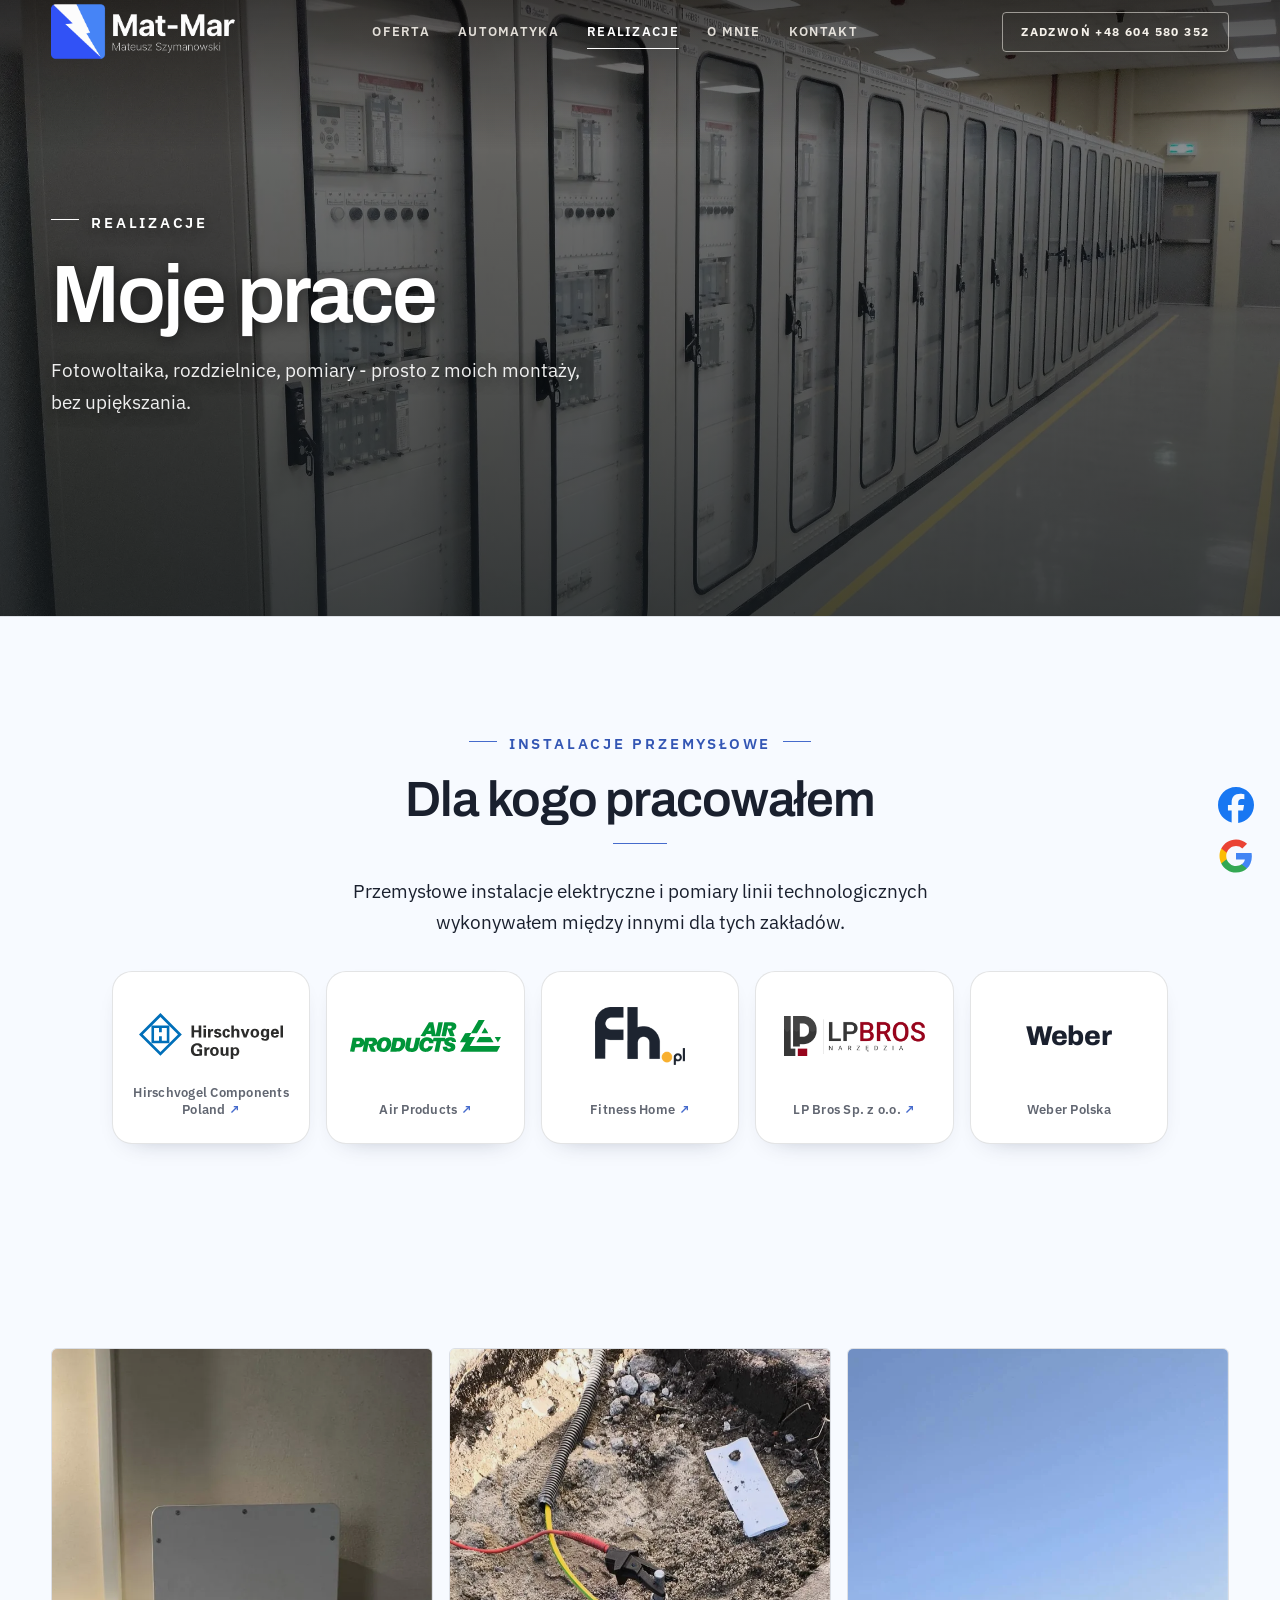
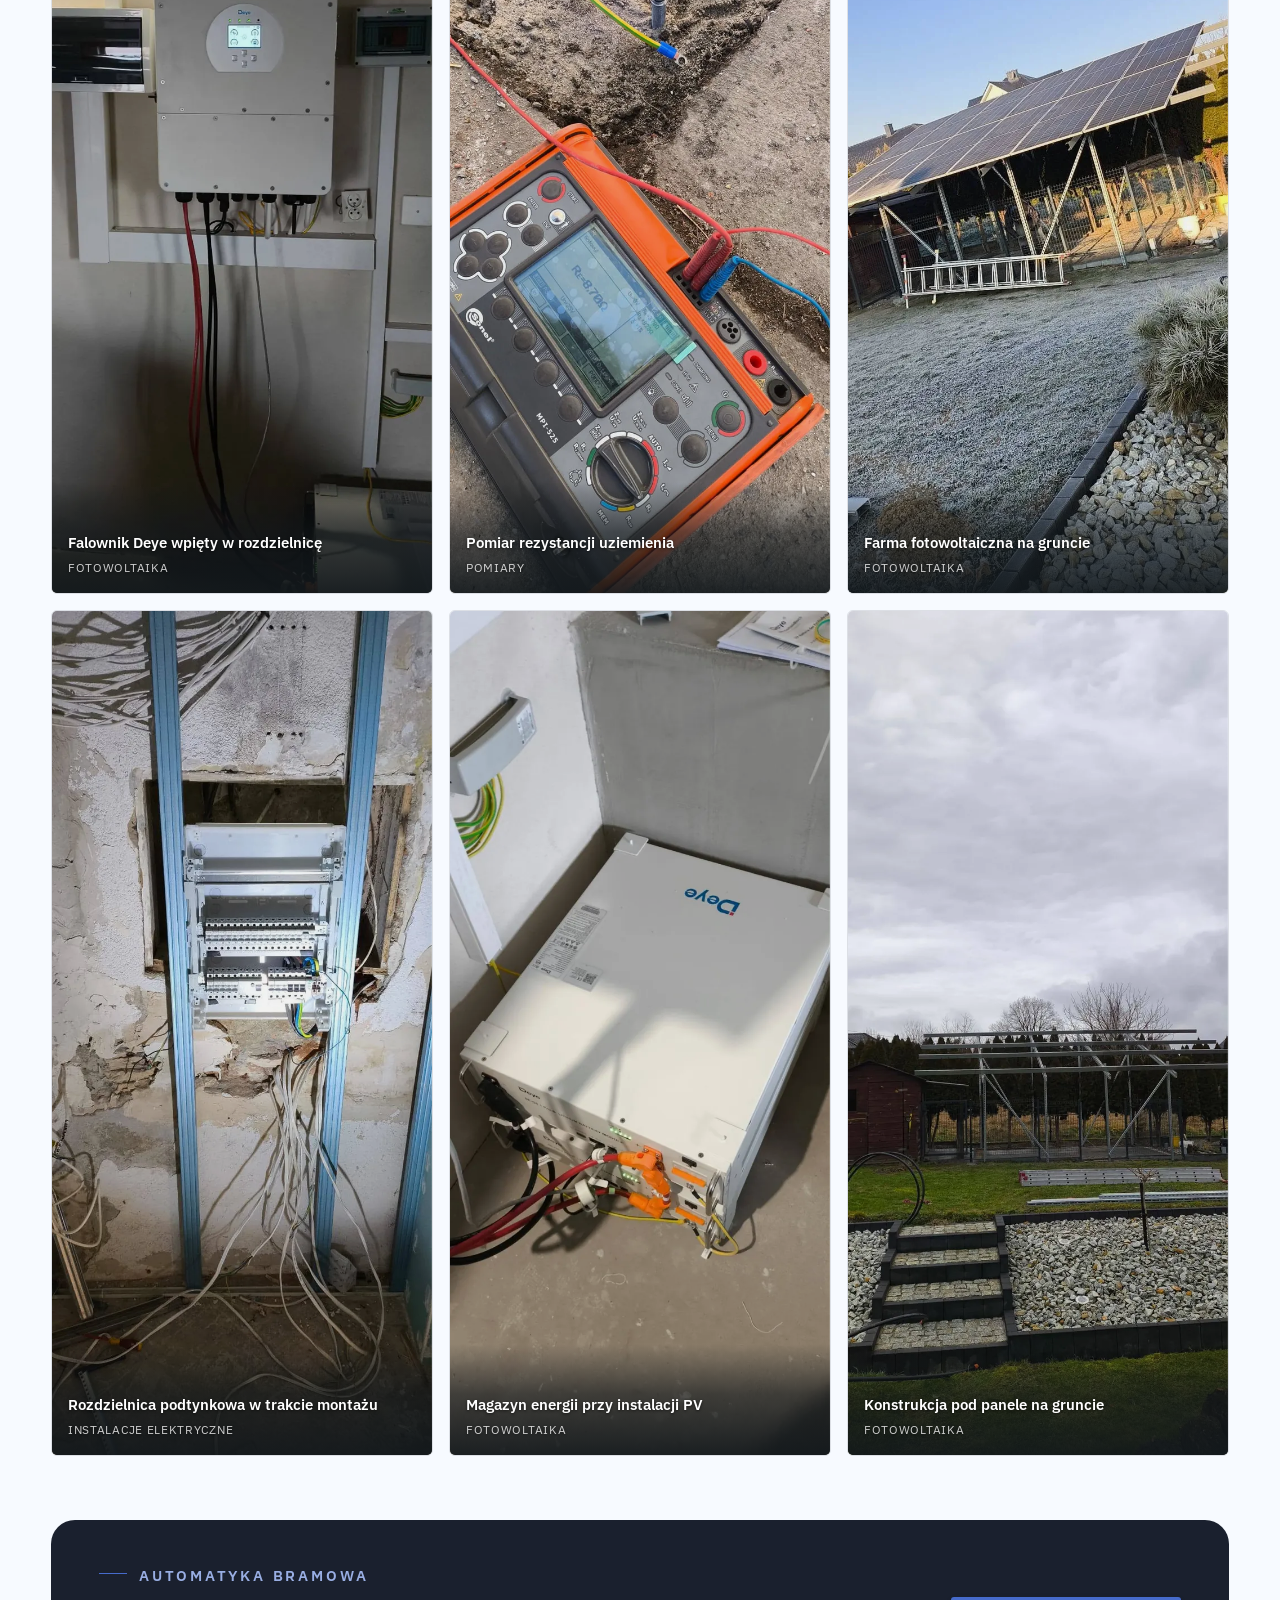
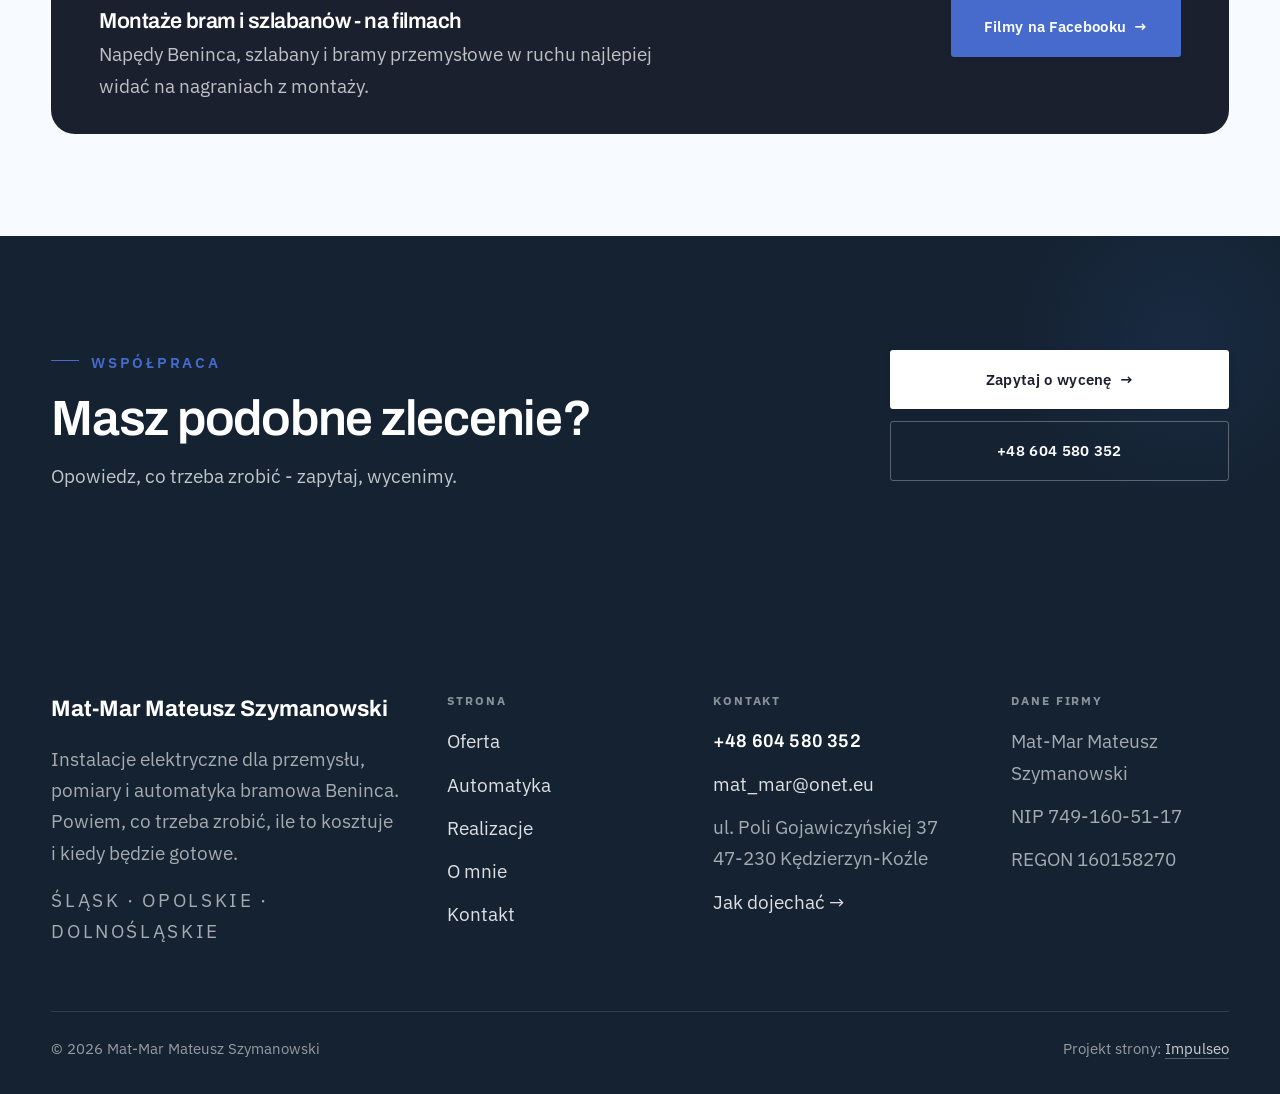
<file: realizacje.html>
<!DOCTYPE html>
<html lang="pl">
<head>
<meta charset="UTF-8">
<meta name="viewport" content="width=device-width, initial-scale=1.0">
<title>Realizacje - Mat-Mar Mateusz Szymanowski</title>
<meta name="description" content="Moje realizacje: instalacje elektryczne dla zakładów przemysłowych, fotowoltaika, rozdzielnice i pomiary. Śląskie, opolskie, dolnośląskie.">
<link rel="canonical" href="https://mat-mar.com.pl/realizacje">
<meta property="og:type" content="website">
<meta property="og:locale" content="pl_PL">
<meta property="og:site_name" content="Mat-Mar Mateusz Szymanowski">
<meta property="og:title" content="Realizacje - Mat-Mar Mateusz Szymanowski">
<meta property="og:description" content="Moje realizacje: instalacje elektryczne dla zakładów przemysłowych, fotowoltaika, rozdzielnice i pomiary. Śląskie, opolskie, dolnośląskie.">
<meta property="og:url" content="https://mat-mar.com.pl/realizacje">
<meta property="og:image" content="https://mat-mar.com.pl/img/og.jpg">
<meta property="og:image:width" content="1200">
<meta property="og:image:height" content="630">
<meta name="twitter:card" content="summary_large_image">
<link rel="preconnect" href="https://fonts.googleapis.com">
<link rel="preconnect" href="https://fonts.gstatic.com" crossorigin>
<link href="https://fonts.googleapis.com/css2?family=Archivo:wght@500;600;700;800&family=IBM+Plex+Sans:wght@400;500;600&display=swap" rel="stylesheet">
<link rel="stylesheet" href="assets/styles.css?v=20260924d">
</head>
<body>

<header class="nav">
  <div class="wrap nav-inner">
    <a class="brand brand-has-logo" href="index.html"><img class="brand-logo brand-logo--jasny" src="img/logo-nav.png" alt="Mat-Mar Mateusz Szymanowski" width="1110" height="334" decoding="async"><img class="brand-logo brand-logo--ciemny" src="img/logo-nav-dark.png" alt="" aria-hidden="true" width="1110" height="334" decoding="async"></a>
    <nav class="nav-links">
      <a href="oferta.html">Oferta</a>
      <a href="automatyka.html">Automatyka</a>
      <a href="realizacje.html" class="active" aria-current="page">Realizacje</a>
      <a href="o-nas.html">O mnie</a>
      <a href="kontakt.html">Kontakt</a>
      <a href="tel:+48604580352" class="btn btn-accent">Zadzwoń +48 604 580 352</a>
    </nav>
    <button class="nav-toggle" aria-label="Menu"><span></span><span></span><span></span></button>
  </div>
</header>

<main>
<section class="pagehead">
  <img src="img/realizacje-head.webp" srcset="img/realizacje-head-1200.webp 1200w, img/realizacje-head.webp 2400w" sizes="100vw" alt="Mat-Mar Mateusz Szymanowski - Moje prace" width="2400" height="1346" decoding="async">
  <div class="wrap">
    <span class="eyebrow">Realizacje</span>
    <h1>Moje prace</h1>
    <p>Fotowoltaika, rozdzielnice, pomiary - prosto z moich montaży, bez upiększania.</p>
  </div>
</section>
<section class="obszar">
  <div class="wrap">
    <div class="head center reveal">
      <span class="eyebrow">Instalacje przemysłowe</span>
      <h2>Dla kogo pracowałem</h2>
    </div>
    <p class="obszar-txt reveal" style="text-align:center;max-width:62ch;margin:0 auto 1.4rem">Przemysłowe instalacje elektryczne i pomiary linii technologicznych wykonywałem między innymi dla tych zakładów.</p>
    <ul class="klienci-karty reveal">
      <li class="kl-wysoki"><a href="https://www.hirschvogel.com/" target="_blank" rel="noopener nofollow" aria-label="Hirschvogel Components Poland - strona firmy (otwiera się w nowej karcie)"><span class="kl-logo"><img src="img/klient-hirschvogel.svg" alt="Hirschvogel" width="220" height="70" loading="lazy" decoding="async"></span><span class="kl-nazwa">Hirschvogel Components Poland</span></a></li>
      <li class="kl-szeroki"><a href="https://www.airproducts.com/" target="_blank" rel="noopener nofollow" aria-label="Air Products - strona firmy (otwiera się w nowej karcie)"><span class="kl-logo"><img src="img/klient-air-products.svg" alt="Air Products" width="1330" height="283" loading="lazy" decoding="async"></span><span class="kl-nazwa">Air Products</span></a></li>
      <li class="kl-waski"><a href="https://fitness-home.pl/" target="_blank" rel="noopener nofollow" aria-label="Fitness Home - strona firmy (otwiera się w nowej karcie)"><span class="kl-logo"><img src="img/klient-fitness-home.png" alt="Fitness Home" width="298" height="190" loading="lazy" decoding="async"></span><span class="kl-nazwa">Fitness Home</span></a></li>
      <li><a href="https://lpbros.pl/" target="_blank" rel="noopener nofollow" aria-label="LP Bros Sp. z o.o. - strona firmy (otwiera się w nowej karcie)"><span class="kl-logo"><img src="img/klient-lp-bros.png" alt="LP Bros" width="494" height="140" loading="lazy" decoding="async"></span><span class="kl-nazwa">LP Bros Sp. z o.o.</span></a></li>
      <li class="kl-tekst"><span class="kl-logo"><span class="kl-slowo">Weber</span></span><span class="kl-nazwa">Weber Polska</span></li>
    </ul>
  </div>
</section>
<section>
  <div class="wrap">
    <div class="gallery-masonry">
      <figure class="m-tile reveal"><img src="img/g1.webp" alt="Falownik Deye wpięty w rozdzielnicę" width="675" height="1500" decoding="async"><figcaption class="cap">Falownik Deye wpięty w rozdzielnicę<small>Fotowoltaika</small></figcaption></figure>
      <figure class="m-tile reveal"><img src="img/g3.webp" alt="Pomiar rezystancji uziemienia" width="675" height="1500" decoding="async"><figcaption class="cap">Pomiar rezystancji uziemienia<small>Pomiary</small></figcaption></figure>
      <figure class="m-tile reveal"><img src="img/g6.webp" alt="Farma fotowoltaiczna na gruncie" width="844" height="1500" decoding="async"><figcaption class="cap">Farma fotowoltaiczna na gruncie<small>Fotowoltaika</small></figcaption></figure>
      <figure class="m-tile reveal"><img src="img/g10.webp" alt="Rozdzielnica podtynkowa w trakcie montażu" width="674" height="1500" decoding="async"><figcaption class="cap">Rozdzielnica podtynkowa w trakcie montażu<small>Instalacje elektryczne</small></figcaption></figure>
      <figure class="m-tile reveal"><img src="img/g5.webp" alt="Magazyn energii przy instalacji PV" width="675" height="1500" decoding="async"><figcaption class="cap">Magazyn energii przy instalacji PV<small>Fotowoltaika</small></figcaption></figure>
      <figure class="m-tile reveal"><img src="img/o-pv.webp" alt="Konstrukcja pod panele na gruncie" loading="lazy" width="675" height="1500" decoding="async"><figcaption class="cap">Konstrukcja pod panele na gruncie<small>Fotowoltaika</small></figcaption></figure>
    </div>
    <div class="real-filmy reveal">
      <div>
        <span class="eyebrow">Automatyka bramowa</span>
        <h3>Montaże bram i szlabanów - na filmach</h3>
        <p class="muted">Napędy Beninca, szlabany i bramy przemysłowe w ruchu najlepiej widać na nagraniach z montaży.</p>
      </div>
      <a href="https://www.facebook.com/profile.php?id=61558397411182" target="_blank" rel="noopener" class="btn btn-accent">Filmy na Facebooku <span class="arr">→</span></a>
    </div>
  </div>
</section>
<section class="cta">
  <div class="wrap">
    <div class="reveal">
      <span class="eyebrow">Współpraca</span>
      <h2>Masz podobne zlecenie?</h2>
      <p>Opowiedz, co trzeba zrobić - zapytaj, wycenimy.</p>
    </div>
    <div class="cta-actions reveal">
      <a href="kontakt.html" class="btn btn-light">Zapytaj o wycenę <span class="arr">→</span></a>
      <a href="tel:+48604580352" class="btn btn-ghost btn-ghost-cta">+48 604 580 352</a>
    </div>
  </div>
</section>
</main>

<footer>
  <div class="wrap">
    <div class="foot-grid">
      <div class="foot-brand">
        <div class="name">Mat-Mar Mateusz Szymanowski</div>
        <p>Instalacje elektryczne dla przemysłu, pomiary i automatyka bramowa Beninca. Powiem, co trzeba zrobić, ile to kosztuje i kiedy będzie gotowe.</p>
        <p class="foot-obszar">Śląsk · opolskie · dolnośląskie</p>
      </div>
      <div class="foot-col">
        <h4>Strona</h4>
        <a href="oferta.html">Oferta</a>
        <a href="automatyka.html">Automatyka</a>
        <a href="realizacje.html">Realizacje</a>
        <a href="o-nas.html">O mnie</a>
        <a href="kontakt.html">Kontakt</a>
      </div>
      <div class="foot-col">
        <h4>Kontakt</h4>
        <a class="foot-tel" href="tel:+48604580352">+48 604 580 352</a>
        <a href="mailto:mat_mar@onet.eu">mat_mar@onet.eu</a>
        <p>ul. Poli Gojawiczyńskiej 37<br><span class="nw"><span class="nw">47-230</span> Kędzierzyn-Koźle</span></p>
        <a href="https://www.google.com/maps/search/?api=1&amp;query=Poli%20Gojawiczy%C5%84skiej%2037%2C%2047-230%20K%C4%99dzierzyn-Ko%C5%BAle" target="_blank" rel="noopener">Jak dojechać →</a>
      </div>
      <div class="foot-col">
        <h4>Dane firmy</h4>
        <p>Mat-Mar Mateusz Szymanowski</p>
        <p>NIP 749-160-51-17</p>
        <p>REGON 160158270</p>
        <div class="foot-soc">
          <a class="soc" href="https://www.facebook.com/profile.php?id=61558397411182" target="_blank" rel="noopener" aria-label="Mat-Mar na Facebooku"><svg viewBox="0 0 24 24" aria-hidden="true" focusable="false"><path d="M9.101 23.691v-7.98H6.627v-3.667h2.474v-1.58c0-4.085 1.848-5.978 5.858-5.978.401 0 .955.042 1.468.103a8.68 8.68 0 0 1 1.141.195v3.325a8.623 8.623 0 0 0-.653-.036 26.805 26.805 0 0 0-.733-.009c-.707 0-1.259.096-1.675.309a1.686 1.686 0 0 0-.679.622c-.258.42-.374.995-.374 1.752v1.297h3.919l-.386 2.103-.287 1.564h-3.246v8.245C19.396 23.238 24 18.179 24 12.044c0-6.627-5.373-12-12-12s-12 5.373-12 12c0 5.628 3.874 10.35 9.101 11.647Z" fill="currentColor"/></svg></a>
          <a class="soc" href="https://maps.google.com/?cid=10364919480204693796" target="_blank" rel="noopener" aria-label="Mat-Mar w wizytówce Google"><svg viewBox="0 0 24 24" aria-hidden="true" focusable="false"><path d="M12.48 10.92v3.28h7.84c-.24 1.84-.853 3.187-1.787 4.133-1.147 1.147-2.933 2.4-6.053 2.4-4.827 0-8.6-3.893-8.6-8.72s3.773-8.72 8.6-8.72c2.6 0 4.507 1.027 5.907 2.347l2.307-2.307C18.747 1.44 16.133 0 12.48 0 5.867 0 .307 5.387.307 12s5.56 12 12.173 12c3.573 0 6.267-1.173 8.373-3.36 2.16-2.16 2.84-5.213 2.84-7.667 0-.76-.053-1.467-.173-2.053H12.48z" fill="currentColor"/></svg></a>
        </div>
      </div>
    </div>
    <div class="foot-bot">
      <span>© 2026 Mat-Mar Mateusz Szymanowski</span>
      <span>Projekt strony: <a class="foot-credit" href="https://impulseo.pl" target="_blank" rel="noopener">Impulseo</a></span>
    </div>
  </div>
</footer>

<div class="social-dymki" aria-label="Mat-Mar w sieci">
  <a class="s-fb" href="https://www.facebook.com/profile.php?id=61558397411182" target="_blank" rel="noopener" aria-label="Mat-Mar na Facebooku"><svg viewBox="0 0 24 24" aria-hidden="true" focusable="false"><path d="M9.101 23.691v-7.98H6.627v-3.667h2.474v-1.58c0-4.085 1.848-5.978 5.858-5.978.401 0 .955.042 1.468.103a8.68 8.68 0 0 1 1.141.195v3.325a8.623 8.623 0 0 0-.653-.036 26.805 26.805 0 0 0-.733-.009c-.707 0-1.259.096-1.675.309a1.686 1.686 0 0 0-.679.622c-.258.42-.374.995-.374 1.752v1.297h3.919l-.386 2.103-.287 1.564h-3.246v8.245C19.396 23.238 24 18.179 24 12.044c0-6.627-5.373-12-12-12s-12 5.373-12 12c0 5.628 3.874 10.35 9.101 11.647Z" fill="currentColor"/></svg></a>
  <a class="s-gg" href="https://maps.google.com/?cid=10364919480204693796" target="_blank" rel="noopener" aria-label="Mat-Mar w wizytówce Google"><svg viewBox="0 0 24 24" aria-hidden="true" focusable="false"><path fill="#4285F4" d="M22.56 12.25c0-.78-.07-1.53-.2-2.25H12v4.26h5.92c-.26 1.37-1.04 2.53-2.21 3.31v2.77h3.57c2.08-1.92 3.28-4.74 3.28-8.09z"/><path fill="#34A853" d="M12 23c2.97 0 5.46-.98 7.28-2.66l-3.57-2.77c-.98.66-2.23 1.06-3.71 1.06-2.86 0-5.29-1.93-6.16-4.53H2.18v2.84C3.99 20.53 7.7 23 12 23z"/><path fill="#FBBC05" d="M5.84 14.09c-.22-.66-.35-1.36-.35-2.09s.13-1.43.35-2.09V7.07H2.18C1.43 8.55 1 10.22 1 12s.43 3.45 1.18 4.93l2.85-2.22.81-.62z"/><path fill="#EA4335" d="M12 5.38c1.62 0 3.06.56 4.21 1.64l3.15-3.15C17.45 2.09 14.97 1 12 1 7.7 1 3.99 3.47 2.18 7.07l3.66 2.84c.87-2.6 3.3-4.53 6.16-4.53z"/></svg></a>
</div>
<div class="sticky-call"><a class="sc-call" href="tel:+48604580352"><svg class="ico-tel" width="16" height="16" viewBox="0 0 24 24" fill="none" aria-hidden="true"><path d="M6.6 10.8a15.5 15.5 0 0 0 6.6 6.6l2.2-2.2a1 1 0 0 1 1-.24 11.4 11.4 0 0 0 3.6.58 1 1 0 0 1 1 1V20a1 1 0 0 1-1 1A17 17 0 0 1 3 4a1 1 0 0 1 1-1h3.5a1 1 0 0 1 1 1c0 1.25.2 2.46.58 3.6a1 1 0 0 1-.25 1l-2.23 2.2Z" fill="currentColor"/></svg> Zadzwoń</a><a class="sc-quote" href="kontakt.html">Zapytaj o wycenę</a></div>

<script src="assets/main.js?v=20260923c"></script>
</body>
</html>
</file>
<file: assets/styles.css>
/* ============================================================
   STOLBASZ — premium, architektoniczny B2B fit-out
   Jasna paleta, zero brązu. System wg premium-web-craft.
   Projekt strony: Impulseo (impulseo.pl)
   ============================================================ */

:root{
  /* PALETA — jasna, architektoniczna, chłodna */
  --paper:#f5f7fa;          /* główne tło */
  --paper-2:#e7edf3;        /* sekcje alternatywne (chłodny jasny szary) */
  --paper-3:#e7edf3;        /* delikatne wypełnienia */
  --ink:#142231;            /* tekst główny — chłodny grafit */
  --ink-soft:#2c3e52;       /* nagłówki drugorzędne */
  --muted:#697785;          /* tekst poboczny */
  --line:rgba(20,34,49,.12);/* hairline */
  --accent:#e8a00c;         /* stonowany petrol-slate — jedyny akcent */
  --accent-d:#c47f06;
  --accent-soft:rgba(232,160,12,.10);
  --dark:#142231;           /* sekcje ciemne (stopka/CTA) */

  /* HOVER ZDJĘĆ — JEDEN standard dla całego silnika (decyzja K. 04.08.2026, artefakt z wariantami).
     AKTUALNE (K.+Szymon 09.08.2026, wybór z artefaktu 6 wariantów): zoom 1.05 przy 1.4s -
     przy tak długim czasie mocniejszy kadr NIE skacze, tylko „oddycha". Poprzedni standard
     (1.02 / .55s z 04.08) odbierany jako dynamiczny i szybki.
     Spoczynek lekko przygaszony, ale TYLKO tam, gdzie jest mysz (@media hover:hover) —
     na telefonie zdjęcia zostają w pełnej jasności. */
  --img-zoom:1.05;                   /* K.+Szymon 09.08: wariant F z artefaktu porównawczego */
  --img-rest:brightness(.95) saturate(.99);
  --img-hot:brightness(1.06) saturate(1.05);
  --img-dur:1.4s;                    /* K.+Szymon 09.08 (wariant F): powoli = elegancko */
  --img-ease:cubic-bezier(.16,.84,.44,1);  /* miękki ogon, efekt „oddychania" */

  /* ODSTĘPY — skala 4/8 */
  --space-1:4px; --space-2:8px; --space-3:12px; --space-4:16px; --space-5:24px;
  --space-6:32px; --space-7:48px; --space-8:64px; --space-9:96px; --space-10:128px;

  /* TYPOGRAFIA — fluid clamp() (skala podbita 16.07.2026: większe, czytelniejsze litery — uwaga Adama) */
  --text-sm:clamp(.9rem,.87rem + .12vw,1rem);
  --text-base:clamp(1.08rem,1.04rem + .18vw,1.2rem);
  --text-lg:clamp(1.24rem,1.15rem + .34vw,1.44rem);
  --text-h3:clamp(1.34rem,1.22rem + .55vw,1.66rem);
  --text-h2:clamp(2.1rem,1.66rem + 2.1vw,3.1rem);
  --text-h1:clamp(2.9rem,2.1rem + 4vw,5.1rem);

  /* PROMIENIE — architektoniczne, raczej ostre */
  --r-sm:3px; --r-md:6px; --r-lg:10px;

  /* RUCH */
  --ease:cubic-bezier(.25,.46,.45,.94); --dur:.24s;

  /* CIENIE — miękkie, warstwowe */
  --sh-sm:0 1px 2px rgba(16,24,32,.04), 0 2px 8px rgba(16,24,32,.05);
  --sh-md:0 2px 6px rgba(16,24,32,.05), 0 12px 28px -8px rgba(16,24,32,.12);
  --sh-lg:0 6px 14px rgba(16,24,32,.07), 0 26px 56px -18px rgba(16,24,32,.22);

  --hairline:1px solid var(--line);

  --font-display:'Archivo','IBM Plex Sans',sans-serif;
  --font-body:'IBM Plex Sans','Archivo',sans-serif;
}

*{box-sizing:border-box;margin:0;padding:0}
html{scroll-behavior:smooth}
body{
  font-family:var(--font-body);
  font-size:var(--text-base);
  line-height:1.65;
  color:var(--ink);
  background:var(--paper);
  -webkit-font-smoothing:antialiased;
  text-rendering:optimizeLegibility;
}
img{max-width:100%;height:auto;display:block}  /* height:auto = width/height z atrybutów trzyma proporcje (TOP#12) */
a{color:inherit;text-decoration:none}

.wrap{width:min(92%,1180px);margin-inline:auto}
section{padding-block:clamp(52px,6.5vw,96px)}

h1,h2,h3{font-family:var(--font-display);font-weight:700;line-height:1.08;letter-spacing:-.02em;color:var(--ink)}
h1{font-size:var(--text-h1);letter-spacing:-.035em}
h2{font-size:var(--text-h2);letter-spacing:-.025em}
h3{font-size:var(--text-h3)}
/* MIARA — długość wiersza. WCAG 2.2 SC 1.4.8: max 80 znaków; Butterick: 45–90.
   68ch daje realnie 72–78 znaków polskiego tekstu, czyli z zapasem pod granicą.
   Wcześniej limit miał TYLKO <p> — <li>, <blockquote> i <dd> nie miały żadnego,
   i to jedyny powód, dla którego 23 bloki na dwóch oddanych stronach jadą po
   83–106 znaków w wierszu (pomiar 07.08.2026, bramka `miara`).
   ⚠️ Listy i definicje ograniczamy TYLKO bez klasy: `ul`/`ol` z klasą to u nas
   układ (siatki kafli, menu), a nie tekst ciągły — tam miarę wyznacza układ. */
/* 60ch, nie 68ch (K. 10.08): po zmianie fontów na węższe kroje (DM Sans i spółka)
   w 68ch mieściło się ~90 znaków - bramka pikselowa słusznie zgłaszała przekroczenie
   granicy 80. Pomiar na żywej przeglądarce: 60ch = 90 znaków, 53ch = ~78 znaków, czyli normę WCAG 1.4.8. */
:root{ --miara:53ch }
p{max-width:min(100%,var(--miara))}
blockquote,
ul:not([class])>li, ol:not([class])>li,
dl:not([class])>dd{max-width:min(100%,var(--miara))}

/* ⚠️ Świadomie BEZ wyjątku `.tile p,.card p,.svc p{max-width:none}`, choć nasuwa się sam:
   te akapity BYŁY już ograniczone (stare `p{max-width:65ch}`), więc „wyjątek" nie odblokowałby
   niczego nowego — tylko ROZLUŹNIŁ stan sprzed zmiany na wszystkich demach naraz.
   `figcaption` żadna z reguł wyżej nie dotyczy, więc też nie potrzebuje zwolnienia. */

/* ŁAMANIE. `balance` wyrównuje długości wierszy w nagłówku, `pretty` pilnuje ostatniego
   wiersza akapitu, żeby nie został w nim jeden wyraz. Obsługiwane od Chrome 117 /
   Safari 17.5; starsze przeglądarki po prostu ignorują tę własność.
   `text-wrap:pretty` nie występowało dotąd ANI RAZ w silniku ani w repo klientów. */
h1,h2,h3,.lead,.lede{text-wrap:balance}
p,li,blockquote,dd{text-wrap:pretty}

.eyebrow{
  font-family:var(--font-body);
  font-size:var(--text-sm);
  font-weight:600;
  letter-spacing:.18em;
  text-transform:uppercase;
  color:var(--accent);
  display:inline-flex;align-items:center;gap:var(--space-3);
}
/* flex:none + margin-top = kreska trzyma się PIERWSZEJ linii. Wcześniej align-items:center
   centrowało ją względem całego bloku i przy zawinięciu (długi kicker typu
   „…WNĘTRZ · LESZNO · OD 2019") druga linia lądowała z brzydkim wcięciem. */
.eyebrow{align-items:flex-start}
.eyebrow>*,.eyebrow{text-wrap:balance}   /* dlugi kicker lamal sie na sierote typu samo „2019" w drugiej linii */
.eyebrow::before{content:"";width:28px;height:1px;background:var(--accent);display:inline-block;flex:none;margin-top:.62em}

.muted{color:var(--muted)}
.lead{font-size:var(--text-lg);line-height:1.55;color:var(--ink-soft);max-width:50ch}

/* ---------- BUTTONS ---------- */
.btn{
  display:inline-flex;align-items:center;gap:var(--space-2);
  font-weight:600;font-size:var(--text-sm);letter-spacing:.02em;
  padding:var(--space-4) var(--space-6);
  border-radius:var(--r-sm);
  transition:transform var(--dur) var(--ease),box-shadow var(--dur) var(--ease),background var(--dur) var(--ease);
  cursor:pointer;border:1px solid transparent;
}
.btn-accent{background:var(--accent);color:#fff;box-shadow:var(--sh-sm)}
.btn-accent:hover{background:var(--accent-d);transform:translateY(-2px);box-shadow:var(--sh-md)}
.btn-accent:active{transform:translateY(0);box-shadow:var(--sh-sm)}
.btn-ghost{background:transparent;color:var(--ink);border-color:var(--line)}
.btn-ghost:hover{border-color:var(--accent);color:var(--accent);transform:translateY(-2px)}
.btn-light{background:#fff;color:var(--ink);box-shadow:var(--sh-sm)}
.btn-light:hover{transform:translateY(-2px);box-shadow:var(--sh-md)}
.btn .arr{transition:transform var(--dur) var(--ease)}
.btn:hover .arr{transform:translateX(4px)}

/* ---------- NAV ---------- */
.nav{
  position:sticky;top:0;z-index:50;
  background:color-mix(in srgb,var(--paper) 88%,transparent);
  backdrop-filter:saturate(140%) blur(10px);
  border-bottom:var(--hairline);
}
.nav-inner{display:flex;align-items:center;justify-content:space-between;gap:var(--space-5);height:72px}
/* ANTY-NACHODZENIE (K. 05.08.2026): długa nazwa firmy + przycisk z pełnym numerem nie mieściły się w pasku
   i flex ściskał linki PONIŻEJ ich treści - "Kontakt" wchodził na ramkę "Zadzwoń +48 ...". Teraz ustępuje
   nazwa marki (skrót wielokropkiem), a menu i przycisk nigdy się nie kurczą ani nie zachodzą na siebie. */
.brand{display:flex;flex-direction:column;line-height:1;min-width:0;flex:0 1 auto}
.brand .name{font-family:var(--font-display);font-weight:800;font-size:1.35rem;letter-spacing:.04em;white-space:nowrap;overflow:hidden;text-overflow:ellipsis}
.brand .sub{font-size:.62rem;letter-spacing:.34em;text-transform:uppercase;color:var(--muted);margin-top:5px;white-space:nowrap;overflow:hidden;text-overflow:ellipsis}
.nav-links{display:flex;align-items:center;gap:var(--space-6);flex:0 0 auto}
.nav-links a{font-size:var(--text-sm);font-weight:500;color:var(--ink-soft);position:relative;padding-block:4px;white-space:nowrap;transition:color var(--dur) var(--ease)}
.nav-links a::after{content:"";position:absolute;left:0;bottom:0;width:0;height:1.5px;background:var(--accent);transition:width var(--dur) var(--ease)}
.nav-links a:hover,.nav-links a.active{color:var(--ink)}
.nav-links a:hover::after,.nav-links a.active::after{width:100%}
.nav-links .btn{padding:var(--space-2) var(--space-5)}
/* przyciski w nav: właściwy kolor (przebij .nav-links a) + bez podkreślenia */
.nav-links a.btn-accent{color:#fff}
.nav-links a.btn-ghost,.nav-links a.btn-light{color:var(--ink)}
.nav-links a.btn::after{display:none}
.nav-toggle{display:none;background:none;border:none;cursor:pointer;flex-direction:column;gap:5px;padding:8px}
.nav-toggle span{width:24px;height:2px;background:var(--ink);transition:var(--dur)}
/* Ciasny zakres MIĘDZY menu mobilnym a pełnym pulpitem: zbijamy odstępy i nazwę marki,
   żeby wszystko zmieściło się naturalnie, zanim w ogóle dojdzie do skracania wielokropkiem. */
@media(max-width:1280px) and (min-width:921px){
  .nav-links{gap:var(--space-4)}
  .nav-links .btn{padding:var(--space-2) var(--space-4)}
  .brand .name{font-size:1.15rem}
}

/* ---------- HERO (split) ---------- */
.hero{position:relative;overflow:hidden;border-bottom:var(--hairline)}
.hero-grid{display:grid;grid-template-columns:1.05fr .95fr;gap:clamp(24px,4vw,60px);align-items:center;
  padding-block:clamp(36px,4.5vw,64px)}
.hero-copy .eyebrow{margin-bottom:var(--space-5)}
.hero-copy h1{margin-bottom:var(--space-5)}
.hero-copy .lead{margin-bottom:var(--space-7)}
.hero-actions{display:flex;flex-wrap:wrap;gap:var(--space-4)}
.hero-art{position:relative;aspect-ratio:4/3;border-radius:var(--r-lg);overflow:hidden;box-shadow:var(--sh-lg)}
.hero-art img{width:100%;height:100%;object-fit:cover}
.hero-art::after{content:"";position:absolute;inset:0;background:linear-gradient(180deg,transparent 55%,rgba(18,24,28,.28))}
.hero-badge{position:absolute;left:var(--space-5);bottom:var(--space-5);z-index:2;
  background:rgba(252,252,251,.94);backdrop-filter:blur(4px);
  border-radius:var(--r-md);padding:var(--space-4) var(--space-5);box-shadow:var(--sh-md);max-width:78%}
.hero-badge strong{display:block;font-family:var(--font-display);font-size:1rem;letter-spacing:-.01em}
.hero-badge span{font-size:var(--text-sm);color:var(--muted)}

/* ---------- HERO duży / kinowy (strona główna) ---------- */
.hero-cine{position:relative;min-height:clamp(560px,82vh,840px);min-height:clamp(560px,82svh,840px);display:flex;align-items:center;overflow:hidden;border-bottom:var(--hairline)}
.hero-cine>img{position:absolute;inset:0;width:100%;height:100%;object-fit:cover;z-index:0}
.hero-cine::after{content:"";position:absolute;inset:0;z-index:1;
  background:linear-gradient(95deg,rgba(13,18,23,.86) 0%,rgba(13,18,23,.64) 32%,rgba(13,18,23,.24) 62%,rgba(13,18,23,.04) 100%)}
.hero-cine .wrap{position:relative;z-index:2;padding-block:var(--space-8)}
.hero-cine .hero-copy{max-width:660px}
.hero-cine .eyebrow{color:#fff;margin-bottom:var(--space-5)}
.hero-cine .eyebrow::before{background:#fff}
.hero-cine h1{color:#fff;margin-bottom:var(--space-5);font-size:clamp(2.9rem,2rem + 4.4vw,5.2rem);text-wrap:balance}
.hero-cine .lead{color:rgba(255,255,255,.92);max-width:48ch;margin-bottom:var(--space-7)}
.hero-cine .hero-actions{display:flex;flex-wrap:wrap;gap:var(--space-4)}
/* NISKIE OKNO (laptop z dokiem i paskami przeglądarki ma ~700-780 px wysokości widoku):
   H1 do 5.2rem + długi lead nie mieściły się i przyciski wypadały POD krawędź ekranu -
   klient widział stronę bez ani jednego CTA. Skalujemy w dół, zamiast przycinać treść. */
@media(min-width:821px) and (max-height:820px){
  .hero-cine{min-height:clamp(520px,94svh,780px)}
  .hero-cine .wrap{padding-block:var(--space-6)}
  .hero-cine h1{font-size:clamp(2.2rem,1.5rem + 2.6vw,3.6rem);margin-bottom:var(--space-4)}
  .hero-cine .eyebrow{margin-bottom:var(--space-4)}
  .hero-cine .lead{margin-bottom:var(--space-5);max-width:44ch}
}
@media(max-width:680px){
  .hero-cine{min-height:clamp(520px,76vh,640px);min-height:clamp(520px,76svh,640px);align-items:flex-end}
  .hero-cine::after{background:linear-gradient(0deg,rgba(13,18,23,.9) 6%,rgba(13,18,23,.45) 55%,rgba(13,18,23,.25) 100%)}
  .hero-cine .wrap{padding-bottom:var(--space-9)}
  /* TELEFON (~90% oglądających): lead potrafił zająć 8 linii i zepchnąć CTA poza pierwszy ekran.
     Zwężamy interlinię i skalę - treści nie ucinamy, bo to ona sprzedaje. */
  .hero-cine .lead{font-size:.98rem;line-height:1.5;margin-bottom:var(--space-5)}
  .hero-cine .eyebrow{font-size:.72rem;letter-spacing:.13em;margin-bottom:var(--space-4)}
  .hero-cine .eyebrow::before{width:20px}
  .hero-cine h1{margin-bottom:var(--space-4)}
}

/* full-bleed hero variant (podstrony) */
.pagehead{position:relative;min-height:46vh;min-height:46svh;display:flex;align-items:flex-end;overflow:hidden;border-bottom:var(--hairline)}
.pagehead img{position:absolute;inset:0;width:100%;height:100%;object-fit:cover}
/* 10.08.2026 (decyzja K.): mocniejsze przyciemnienie + cień pod tekstem. Bramka mierzyła na
   nagłówkach podstron 3,38-3,43:1 przy wymaganych 4,5 — jasne zdjęcie (hala, śnieg, niebo)
   podchodziło pod biały tekst. Zdjęcia klientów są różne, więc kontrast musi dawać WARSTWA,
   a nie szczęśliwy dobór kadru. */
.pagehead::after{content:"";position:absolute;inset:0;background:linear-gradient(180deg,rgba(18,24,28,.40),rgba(18,24,28,.76))}
.pagehead .wrap{position:relative;z-index:2;padding-block:var(--space-9);color:#fff}
.pagehead h1{color:#fff;max-width:18ch;text-shadow:0 2px 16px rgba(0,0,0,.55)}
.pagehead .eyebrow{color:#fff}
.pagehead .eyebrow::before{background:#fff}
.pagehead p{color:rgba(255,255,255,.92);margin-top:var(--space-4);max-width:54ch;text-shadow:0 1px 12px rgba(0,0,0,.5)}

/* ---------- STRIP (pasek skrótów / liczby) ---------- */
.strip{background:var(--dark);color:#fff}
/* PASEK HASEŁ — standard 04.08.2026 (decyzja K.): 5 haseł w JEDNYM rzędzie, tekst WYŚRODKOWANY,
   węższe marginesy boczne niż reszta strony (pasek ma iść szerzej), równe wysokości kolumn. */
.strip .wrap{width:min(96%,1440px);display:grid;grid-template-columns:repeat(5,1fr);
  gap:var(--space-5);padding-block:var(--space-7);align-items:stretch}
.strip .item .k{font-family:var(--font-display);font-size:clamp(1.05rem,.82rem + .85vw,1.55rem);
  font-weight:800;letter-spacing:-.02em;color:#fff;line-height:1.18;text-wrap:balance}
.strip .item .v{font-size:var(--text-sm);color:rgba(255,255,255,.66);margin-top:var(--space-2);line-height:1.4}
.strip .item{border-left:2px solid var(--accent);padding-inline:var(--space-4);
  text-align:center;display:flex;flex-direction:column;justify-content:center}
/* liczba kolumn = liczba haseł, żeby ostatnie nie zostawało samo w drugim rzędzie.
   Klasę n-N nadaje multipage.py; domyślnie (bez klasy) pasek jest 5-kolumnowy. */
.strip.n-2 .wrap{grid-template-columns:repeat(2,1fr)}
.strip.n-3 .wrap{grid-template-columns:repeat(3,1fr)}
.strip.n-4 .wrap{grid-template-columns:repeat(4,1fr);gap:var(--space-6)}
.strip.n-4 .item .k{font-size:clamp(1.3rem,1rem + 1.1vw,2rem)}
.strip.n-6 .wrap{grid-template-columns:repeat(6,1fr);gap:var(--space-4)}
.strip.n-6 .item .k{font-size:clamp(.98rem,.8rem + .7vw,1.35rem)}
/* równe łamanie: zamiast "długa linia + jedno słowo" obie linie zbliżonej długości */
.strip .item .k{text-wrap:balance}

/* ---------- SECTION HEAD ---------- */
.head{max-width:48rem;margin-bottom:var(--space-8)}
.head.center{margin-inline:auto;text-align:center}
.head .eyebrow{margin-bottom:var(--space-4)}
.head h2{margin-bottom:var(--space-4)}
.head p{color:var(--muted);font-size:var(--text-lg);line-height:1.55}
.head.center p{margin-inline:auto}

/* ---------- INTRO SPLIT ---------- */
.split{display:grid;grid-template-columns:.92fr 1.08fr;gap:clamp(28px,5vw,80px);align-items:center}
.split.rev{grid-template-columns:1.08fr .92fr}
.split.rev .split-art{order:-1}
.split-art{position:relative;aspect-ratio:5/4;border-radius:var(--r-lg);overflow:hidden;box-shadow:var(--sh-lg)}
.split-art img{width:100%;height:100%;object-fit:cover}
.split-copy h2{margin-bottom:var(--space-5)}
.split-copy p+p{margin-top:var(--space-4)}
.split-copy .btn{margin-top:var(--space-6)}

/* ---------- SERVICES (zakres) ---------- */
.svc-grid{display:grid;grid-template-columns:repeat(auto-fit,minmax(280px,1fr));gap:var(--space-5)}
.svc{background:#fff;border:var(--hairline);border-radius:var(--r-md);padding:var(--space-7) var(--space-6);
  transition:transform var(--dur) var(--ease),box-shadow var(--dur) var(--ease),border-color var(--dur) var(--ease);
  position:relative;overflow:hidden}
.svc::before{content:"";position:absolute;left:0;top:0;width:3px;height:0;background:var(--accent);transition:height var(--dur) var(--ease)}
.svc:hover{transform:translateY(-4px);box-shadow:var(--sh-md);border-color:transparent}
.svc:hover::before{height:100%}
.svc .ic{font-family:var(--font-display);font-size:.8rem;font-weight:700;letter-spacing:.12em;color:var(--accent);margin-bottom:var(--space-4)}
.svc h3{margin-bottom:var(--space-3);font-size:1.22rem}
.svc p{color:var(--muted);font-size:var(--text-base);line-height:1.6}

/* big detailed service rows */
.svc-row{display:grid;grid-template-columns:.8fr 1.2fr;gap:clamp(20px,4vw,60px);align-items:center;padding-block:var(--space-8)}
.svc-row+.svc-row{border-top:var(--hairline)}
.svc-row.rev{grid-template-columns:1.2fr .8fr}
/* Naprzemienny układ wierszy oferty: co drugi wiersz ma zdjęcie po PRAWEJ.
   Było `order:-1` — martwy kod, bo zdjęcie i tak jest pierwszym dzieckiem w HTML,
   więc wszystkie wiersze wyglądały identycznie (zdjęcie zawsze z lewej), a `rev`
   zmieniało tylko szerokość kolumn. Znalezione 29.07.2026 przy różnicowaniu kierunków
   animacji (pomiar pozycji: art.mid 390/502 przy row.mid 756 — zawsze lewa strona). */
.svc-row.rev .svc-row-art{order:2}
.svc-row-art{aspect-ratio:4/3;border-radius:var(--r-md);overflow:hidden;box-shadow:var(--sh-md)}
.svc-row-art img{width:100%;height:100%;object-fit:cover}
.svc-row h3{font-size:1.5rem;margin-bottom:var(--space-4)}
.svc-row .num{font-family:var(--font-display);font-size:.85rem;font-weight:700;letter-spacing:.14em;color:var(--accent);display:block;margin-bottom:var(--space-3)}
.svc-row ul{list-style:none;margin-top:var(--space-4);display:flex;flex-direction:column;gap:var(--space-2)}
.svc-row li{position:relative;padding-left:var(--space-5);color:var(--muted);font-size:var(--text-base)}
.svc-row li::before{content:"";position:absolute;left:0;top:.62em;width:8px;height:1px;background:var(--accent)}

/* ---------- GALLERY (realizacje) ---------- */
.gallery{display:grid;grid-template-columns:repeat(12,1fr);gap:var(--space-4);grid-auto-rows:200px}
/* GALERIA MASONRY — pionowe zdjęcia (portrety beauty/wellness) bez przycinania: kolumny, height auto */
.gallery-masonry{column-count:3;column-gap:var(--space-4)}
@media(max-width:900px){.gallery-masonry{column-count:2}}
@media(max-width:560px){.gallery-masonry{column-count:1}}
.gallery-masonry .m-tile{break-inside:avoid;margin:0 0 var(--space-4);padding:0;position:relative;overflow:hidden;border-radius:var(--r-md);border:1px solid var(--line)}
.gallery-masonry .m-tile img{width:100%;height:auto;display:block}
.gallery-masonry .m-tile .cap{position:absolute;left:0;right:0;bottom:0;padding:var(--space-4);color:#fff;background:linear-gradient(0deg,rgba(0,0,0,.55),transparent);font-size:var(--text-sm)}
.gallery-masonry .m-tile .cap small{display:block;font-weight:400;opacity:.78;letter-spacing:.04em;text-transform:uppercase;font-size:.66rem;margin-top:3px}
.tile{position:relative;overflow:hidden;border-radius:var(--r-md);box-shadow:var(--sh-sm);
  transition:transform var(--dur) var(--ease),box-shadow var(--dur) var(--ease)}
.tile img{width:100%;height:100%;object-fit:cover;
  transition:transform var(--img-dur) var(--img-ease),filter var(--img-dur) var(--img-ease)}
.tile:hover{box-shadow:var(--sh-md)}
.tile .cap{position:absolute;left:0;right:0;bottom:0;padding:var(--space-5) var(--space-4) var(--space-4);
  /* mocniejszy spad + cien pod tekstem: na JASNYCH zdjeciach klienta (biale fronty, sciany)
     slaby gradient dawal kontrast ~1.5:1 zamiast wymaganych 3.6:1 (bramka wygladu, 10.08.2026) */
  background:linear-gradient(transparent 28%,rgba(18,24,28,.58) 62%,rgba(18,24,28,.93));color:#fff;
  text-shadow:0 1px 3px rgba(0,0,0,.6);
  font-size:var(--text-sm);font-weight:600;letter-spacing:.01em;
  opacity:0;transform:translateY(8px);transition:var(--dur) var(--ease)}
.tile:hover .cap{opacity:1;transform:translateY(0)}
.tile .cap small{display:block;font-weight:400;opacity:.78;letter-spacing:.04em;text-transform:uppercase;font-size:.66rem;margin-top:3px}
/* bento spans */
.t-wide{grid-column:span 6}
.t-tall{grid-column:span 6;grid-row:span 2}
.t-std{grid-column:span 6}
.t-third{grid-column:span 4}
.t-two3{grid-column:span 8}

/* ---------- TRUST / WIARYGODNOŚĆ ---------- */
.trust{background:var(--paper-2)}
.trust-grid{display:grid;grid-template-columns:repeat(auto-fit,minmax(240px,1fr));gap:var(--space-5);margin-top:var(--space-7)}
.trust-card{background:#fff;border-radius:var(--r-md);padding:var(--space-7) var(--space-6);box-shadow:var(--sh-sm);border-top:3px solid var(--accent)}
.trust-card .big{font-family:var(--font-display);font-size:clamp(1.8rem,1.3rem + 1.6vw,2.6rem);font-weight:800;letter-spacing:-.02em;color:var(--ink);line-height:1}
.trust-card h3{font-size:1.12rem;margin:var(--space-3) 0 var(--space-2)}
.trust-card p{color:var(--muted);font-size:var(--text-base);line-height:1.55}

/* ---------- CTA band ---------- */
.cta{background:var(--dark);color:#fff;position:relative;overflow:hidden}
/* telefon w CTA: na ciemnym tle biały (domyślnie), rodziny z JASNYM tłem CTA
   nadpisują to u siebie - wcześniej kolor siedział w stylu inline i wygrywał z rodziną. */
.cta .btn-ghost-cta{color:#fff;border-color:rgba(255,255,255,.3)}
.cta .wrap{display:grid;grid-template-columns:1.4fr .6fr;gap:var(--space-7);align-items:center;position:relative;z-index:2}
.cta h2{color:#fff;max-width:20ch}
.cta p{color:rgba(255,255,255,.74);margin-top:var(--space-4)}
.cta-actions{display:flex;flex-direction:column;gap:var(--space-3);align-items:flex-start}
.cta::before{content:"";position:absolute;right:-80px;top:-80px;width:360px;height:360px;border-radius:50%;
  background:radial-gradient(circle,var(--accent-soft),transparent 70%)}

/* ---------- CONTACT ---------- */
.contact-grid{display:grid;grid-template-columns:.85fr 1.15fr;gap:clamp(28px,4vw,56px);align-items:start}
.info-list{display:flex;flex-direction:column;gap:var(--space-2)}
.info-row{display:flex;gap:var(--space-4);align-items:flex-start;padding-block:var(--space-4);border-bottom:var(--hairline)}
.info-row .ic{flex:none;width:42px;height:42px;display:grid;place-items:center;border-radius:50%;
  background:var(--accent-soft);color:var(--accent);font-size:1.05rem}
.info-row .lbl{font-size:.72rem;letter-spacing:.14em;text-transform:uppercase;color:var(--muted)}
.info-row .val{font-weight:600;font-size:var(--text-base);margin-top:2px}
.info-row a.val:hover{color:var(--accent)}
.map{border:none;border-radius:var(--r-lg);box-shadow:var(--sh-md);width:100%;height:100%;min-height:380px;filter:grayscale(.2) contrast(1.02)}
.form{background:#fff;border:var(--hairline);border-radius:var(--r-lg);padding:clamp(24px,3vw,40px);box-shadow:var(--sh-sm)}
.form .fld{margin-bottom:var(--space-5)}
.form label{display:block;font-size:var(--text-sm);font-weight:600;margin-bottom:var(--space-2)}
.form input,.form textarea{width:100%;font-family:inherit;font-size:var(--text-base);color:var(--ink);
  padding:var(--space-4);border:var(--hairline);border-radius:var(--r-sm);background:var(--paper);transition:border-color var(--dur)}
.form input:focus,.form textarea:focus{outline:none;border-color:var(--accent);background:#fff}
.form textarea{resize:vertical;min-height:120px}
.form .note{font-size:var(--text-sm);color:var(--muted);margin-top:var(--space-3)}

/* ---------- FOOTER ---------- */
footer{background:var(--dark);color:#fff;padding-block:var(--space-9) var(--space-6)}
.foot-grid{display:grid;grid-template-columns:1.6fr 1fr 1.15fr 1fr;gap:var(--space-7);margin-bottom:var(--space-8)}
.foot-brand .name{font-family:var(--font-display);font-weight:800;font-size:1.4rem;letter-spacing:.04em}
.foot-brand p{color:rgba(255,255,255,.62);margin-top:var(--space-4);font-size:var(--text-base);max-width:38ch}
.foot-col h4{font-size:.74rem;letter-spacing:.16em;text-transform:uppercase;color:rgba(255,255,255,.5);margin-bottom:var(--space-4)}
.foot-col a,.foot-col p{display:block;color:rgba(255,255,255,.82);font-size:var(--text-base);margin-bottom:var(--space-3)}
.foot-col a:hover{color:#fff}
.foot-bot{border-top:1px solid rgba(255,255,255,.12);padding-top:var(--space-5);display:flex;justify-content:space-between;flex-wrap:wrap;gap:var(--space-3);
  font-size:var(--text-sm);color:rgba(255,255,255,.55)}
.foot-bot a:hover{color:#fff}
/* Podpis w stopce = klikalny link do impulseo.pl (31.07.2026). Ma być WIDOCZNIE klikalny,
   ale nie krzyczeć - stąd sam kolor jaśniejszy + delikatne podkreślenie na najeździe. */
.foot-bot a.foot-credit{color:rgba(255,255,255,.78);text-decoration:none;border-bottom:1px solid rgba(255,255,255,.28)}
.foot-bot a.foot-credit:hover{color:#fff;border-bottom-color:#fff}

/* ---------- REVEAL ---------- */
.reveal{opacity:0;transform:translateY(22px);transition:opacity .6s var(--ease),transform .6s var(--ease)}
.reveal.in{opacity:1;transform:none}

/* ---------- RESPONSIVE ---------- */
@media(max-width:920px){
  .hero-grid,.split,.split.rev,.svc-row,.svc-row.rev,.cta .wrap,.contact-grid,.foot-grid{grid-template-columns:1fr}
  .split.rev .split-art,.svc-row.rev .svc-row-art{order:0}
  .hero-art{aspect-ratio:16/10;max-height:420px}
  .strip .wrap,.strip.n-2 .wrap,.strip.n-3 .wrap,.strip.n-4 .wrap,.strip.n-6 .wrap{grid-template-columns:repeat(2,1fr);gap:var(--space-6)}
  .strip .item .k,.strip.n-6 .item .k{font-size:clamp(1.3rem,1.1rem + 1vw,2rem)}
  .gallery{grid-auto-rows:180px}
  .t-wide,.t-tall,.t-std,.t-third,.t-two3{grid-column:span 6}
  .t-tall{grid-row:span 1}
  .cta-actions{flex-direction:row;flex-wrap:wrap}
  .foot-grid{gap:var(--space-6)}
}
@media(max-width:680px){
  .nav-links{position:fixed;inset:72px 0 auto 0;background:var(--paper);flex-direction:column;align-items:stretch;
    gap:0;padding:var(--space-4) 6%;border-bottom:var(--hairline);box-shadow:var(--sh-md);
    transform:translateY(-120%);transition:transform var(--dur) var(--ease)}
  .nav-links.open{transform:translateY(0)}
  .nav-links a{padding-block:var(--space-4);border-bottom:var(--hairline)}
  .nav-links .btn{margin-top:var(--space-3);justify-content:center}
  .nav-toggle{display:flex}
  .strip .wrap,.strip.n-2 .wrap,.strip.n-3 .wrap,.strip.n-4 .wrap,.strip.n-6 .wrap{grid-template-columns:1fr}
  .gallery{grid-template-columns:repeat(6,1fr)}
  .foot-grid{grid-template-columns:1fr}
}
@media(prefers-reduced-motion:reduce){
  /* audyt 09.08 TOP#14: samo skrócenie duration przy animacji INFINITE = stroboskop
     (pętla .01ms miga ekranem); iteration-count:1 gasi pętlę naprawdę. Pseudoelementy
     też - tła hero (gastro/studio) animują ::before/img, blanket na * ich nie łapał. */
  *,*::before,*::after{animation-duration:.01ms!important;animation-iteration-count:1!important;animation-delay:0s!important;transition:none!important}
  .reveal{opacity:1!important;transform:none!important}
  html{scroll-behavior:auto}
}

/* ============================================================
   PREMIUM LAYER — destylat deep-researchu branż (anty-AI, spokój).
   Zmienne STOLBASZ (--accent/--ink/--paper/--line/--dark). Ruch ledwo
   zauważalny, krzywa cubic-bezier(.16,.84,.44,1); prefers-reduced-motion
   pokryte blanketem wyżej. Karty hairline zamiast cieni = #1 sygnał „nie-AI".
   ============================================================ */

/* więcej oddechu między sekcjami (liderzy: 110-130px) */
section{padding-block:clamp(64px,8vw,128px)}

/* 1) Aksamitny reveal — dłuższa, miękka krzywa zamiast „skoku" */
.reveal{transition:opacity .9s cubic-bezier(.16,.84,.44,1),transform .9s cubic-bezier(.16,.84,.44,1);will-change:opacity,transform}
/* stagger TYLKO w galerii (tam pozycja = porządek dzieci) */
.gallery .reveal:nth-child(2){transition-delay:.07s}
.gallery .reveal:nth-child(3){transition-delay:.14s}
.gallery .reveal:nth-child(4){transition-delay:.21s}
.gallery .reveal:nth-child(5){transition-delay:.28s}
.gallery .reveal:nth-child(6){transition-delay:.35s}

/* 2) Hero STATYCZNY na .hero-cine — Ken Burns CAŁKIEM WYŁĄCZONY 26.06 (3. zgłoszenie Szymona).
   GENEZA: animowanie scale na <img> hero z teksturami (cegły/framugi) re-samplinguje obraz
   klatka po klatce → na części ekranów drobne drganie/shimmer = „heroshot się trzęsie".
   translateY usunięto wcześniej, scale-only + will-change/GPU NIE wystarczyły do GWARANCJI gładkości.
   Krzysztof zażądał pewności („make sure, że błąd się nie pojawi") > efekt. Zero animacji = 0% drgania.
   Delikatny zoom zostaje TYLKO w pełnoekranowych hero gastro/studio (hg-bg/hs-bg — tło, inny
   mechanizm, chwalone, nigdy nie zgłaszane). NIE wracać do KB na .hero-cine bez realnego testu
   na sprzęcie klienta — to ryzyko regresji „trzęsienia”. */
/* BEZPIECZNY "wow" na hero = jednorazowy FADE-IN (opacity), nie zoom.
   opacity nie dotyka bitmapy → gładkie na KAŻDYM zdjęciu/ekranie/GPU, zero ryzyka migotania.
   Geometryczny ruch (scale/translate) na .hero-cine jest ZAKAZANY (bramka pilnuje). */
@keyframes heroFade{from{opacity:0}to{opacity:1}}
.hero-cine>img{transform:none;animation:heroFade 1.1s ease-out both}

/* 3) Akcentowy hairline pod nagłówkiem sekcji, który „rysuje się" przy wejściu */
.head h2{position:relative;padding-bottom:18px}
.head h2::after{content:"";position:absolute;left:0;bottom:0;height:1px;width:0;background:var(--accent);transition:width 1s cubic-bezier(.16,.84,.44,1) .15s}
.head.center h2::after{left:50%;transform:translateX(-50%)}
.head.reveal.in h2::after,.head.center.reveal.in h2::after{width:54px}

/* 4) Karty HAIRLINE zamiast cieni/zaokrągleń (najmocniejszy anty-AI detal) */
.svc{background:transparent;border:1px solid var(--line);border-radius:var(--r-sm);box-shadow:none}
.svc:hover{box-shadow:none;border-color:var(--accent);transform:translateY(-3px)}
.trust-card{background:transparent;box-shadow:none;border:1px solid var(--line);border-top:2px solid var(--accent);border-radius:var(--r-sm)}
.tile{box-shadow:none;border-radius:var(--r-sm)}
.tile:hover{box-shadow:none}

/* 5) Sticky-nav kondensuje się po przewinięciu (sygnał dopracowania) */
.nav{transition:box-shadow .4s ease,background .4s ease}
.nav.is-stuck{box-shadow:0 1px 0 var(--line),0 14px 30px -24px rgba(0,0,0,.45)}
.nav-inner{transition:height .35s var(--ease)}
.nav.is-stuck .nav-inner{height:60px}

/* 6) MANIFESTO — pełnoekranowy cytat-bohater (zastępuje generyczne „Dlaczego my") */
.manifesto{background:var(--paper-2);text-align:center}
.manifesto .wrap{max-width:60rem}
.manifesto p{font-family:var(--font-display);font-style:italic;font-size:clamp(1.6rem,1rem + 2.4vw,2.8rem);line-height:1.32;color:var(--ink-soft);margin-inline:auto;max-width:26ch;position:relative;padding-top:var(--space-8)}
.manifesto p::before{content:"";position:absolute;top:0;left:50%;transform:translateX(-50%);width:54px;height:1px;background:var(--accent)}
.manifesto p span{color:var(--accent);font-style:italic}

/* 7) GATEWAYS — 3 duże bramy-zdjęcia (zamiast paska menu usług) */
.gateways{display:grid;grid-template-columns:repeat(3,1fr);gap:var(--space-4)}
.gateway{position:relative;aspect-ratio:3/4;overflow:hidden;border-radius:var(--r-sm);display:block}
.gateway img{width:100%;height:100%;object-fit:cover;
  transition:transform var(--img-dur) var(--img-ease),filter var(--img-dur) var(--img-ease)}
.gateway::after{content:"";position:absolute;inset:0;background:linear-gradient(180deg,transparent 38%,rgba(18,24,28,.74))}
/* ===== HOVER ZDJĘĆ — jedno miejsce dla WSZYSTKICH kafli ze zdjęciem (K. 04.08.2026) ===== */
@media(hover:hover){
  .tile img,.gateway img,.m-tile img{filter:var(--img-rest)}
  .tile:hover img,
  .gateway:hover img,
  .m-tile:hover img{transform:scale(var(--img-zoom));filter:var(--img-hot)}
}
.m-tile img{transition:transform var(--img-dur) var(--img-ease),filter var(--img-dur) var(--img-ease)}
.gateway .g-ttl{position:absolute;left:0;right:0;bottom:0;z-index:2;padding:var(--space-6) var(--space-5);color:#fff;font-family:var(--font-display);font-size:1.45rem;letter-spacing:-.01em;line-height:1.15}
.gateway .g-ttl small{display:block;font-family:var(--font-body);font-size:var(--text-sm);font-weight:400;opacity:.82;letter-spacing:.03em;margin-top:5px}
@media(max-width:760px){.gateways{grid-template-columns:1fr}.gateway{aspect-ratio:16/10}}

/* 8) LOGO klienta w nagłówku (gdy podane --logo) */
/* 52px domyślnie (feedback Bartka 06.07.2026: 40px ginęło, uwaga padła 3x; ~56px sprawdzone na żywym demie anna-borowiec-makeup) */
.brand-logo{height:56px;width:auto;max-width:340px;object-fit:contain;display:block}
.nav.is-stuck .brand-logo{height:46px}
@media(max-width:680px){.brand-logo{height:42px;max-width:230px}}


/* === RWD: nagłówki na wąskich ekranach (dodane 17.07.2026 razem z fixem clamp) ===
   Po przywróceniu działania clamp() dolna granica --text-h1 (2.9rem) rozpychała
   dokument przy długich polskich słowach na telefonach. Tu ją zjeżdżamy. */
@media (max-width:560px){
  :root{
    --text-h1:clamp(1.9rem, 1.15rem + 4.4vw, 2.7rem);
    --text-h2:clamp(1.5rem, 1rem + 3vw, 2.1rem);
  }
  .hero-cine h1{font-size:clamp(1.9rem, 1.15rem + 4.4vw, 2.7rem)}
  h1,h2{overflow-wrap:break-word}
}

/* GODZINY (godziny_grid z briefu) — dzień po lewej, godziny po prawej. Wcześniej BRAK stylu
   powodował sklejenie "Poniedziałek-Piątek8:00-20:00" (dodane 2026-07-21). Neutralne dla dem bez grafiku. */
.godz{display:flex;flex-direction:column;gap:2px;max-width:440px;margin-top:8px}
.godz-row{display:flex;justify-content:space-between;align-items:baseline;gap:24px;padding:10px 0;border-bottom:1px solid var(--line)}
.godz-row:last-child{border-bottom:0}
.godz-row b{font-weight:600;color:var(--ink)}
.godz-row span{color:var(--muted);white-space:nowrap}

/* === FAQ (lekcja 08.08.2026) ===
   Sekcja faq_klinika() trafia NIE tylko do rodziny „klinika" (multipage.py: także układ FACHOWCY),
   a style leżały wyłącznie w families/klinika.css — u hydraulika/dekarza FAQ renderowało się jako
   goła lista <details> z domyślnym trójkącikiem przeglądarki (wpadka: demo Instalatorstwo Gała).
   Dlatego baza. Rodzina może to nadpisać na wierzchu. */
.faq-list{max-width:48rem;margin:var(--space-8) auto 0;display:flex;flex-direction:column;gap:var(--space-3)}
.faq-item{border:1px solid var(--line);border-radius:var(--r-md);background:var(--paper);padding:var(--space-4) var(--space-5)}
.faq-item summary{font-family:var(--font-display);font-weight:600;color:var(--ink);cursor:pointer;list-style:none;display:flex;justify-content:space-between;gap:1rem}
.faq-item summary::-webkit-details-marker{display:none}
.faq-item summary::after{content:"+";color:var(--accent-d);font-weight:700;font-size:1.2rem;line-height:1}
.faq-item[open] summary::after{content:"-"}
.faq-item p{color:var(--ink-soft);font-size:var(--text-base);line-height:1.6;margin:var(--space-3) 0 0}

/* === LICZBA OPINII PRZY SEKCJI OPINII (08.08.2026, wzorzec irismeble.pl, decyzja K.) ===
   Trzy cytaty bez kontekstu czyta się jak „firma ma trzy opinie". Ta linijka mówi wprost,
   ile ich jest naprawdę - dane i tak przychodzą z reconu i szły dotąd wyłącznie do hero.
   Baza, nie rodzina: sekcja opinii renderuje się we WSZYSTKICH układach, a style opinii
   leżą per rodzina - bez tego u części rodzin linijka byłaby gołym tekstem (ta sama pułapka
   co z FAQ wyżej). Rodzina może nadpisać na wierzchu. */
.op-meta{
  text-align:center;margin:calc(var(--space-3) * -1) 0 var(--space-6);
  color:var(--muted);font-size:var(--text-base);letter-spacing:.01em;
}
.op-meta .ico-star{color:var(--accent-d);margin-right:2px}

/* --- pasek mini-opinii pod hero (audyt 09.08 TOP#27) - tylko przy realnych recenzjach --- */
.opinie-mini{padding-block:0;border-bottom:var(--hairline)}
.opinie-mini .om-row{display:grid;grid-template-columns:repeat(3,1fr);gap:var(--space-6);padding-block:var(--space-5)}
.opinie-mini .om-item blockquote{font-size:var(--text-sm);color:var(--ink-soft);line-height:1.5;margin:0}
.opinie-mini .om-autor{display:block;margin-top:var(--space-2);font-size:.78rem;font-weight:600;color:var(--muted);letter-spacing:.04em}
@media(max-width:820px){.opinie-mini .om-row{grid-template-columns:1fr;gap:var(--space-4)}
  .opinie-mini .om-item:nth-child(n+3){display:none}}

/* --- AKCENT-TEKST (audyt 09.08 TOP#11/12, decyzja K.) ---------------------------
   Kolor firmowy jest jasny, dopóki nie musi być literą. --accent zostaje żywy
   (kreski, przyciski, pasek haseł); litera akcentowa na JASNYM tle bierze
   --accent-text (dokleja palette_auto; domyślnie accent-d). Tylko color -
   border/background/pseudo zostają żywe. Ciemna sekcja CTA = wyjątek. */
:root{--accent-text:var(--accent-d)}
.eyebrow, .svc .ic, .svc-row .num, .info-row .ic, .info-row a.val:hover,
.manifesto p span, .faq-item summary::after, .op-meta .ico-star, .op-star,
.fu-cta, .obszar-list li:hover, .btn-ghost:hover, .nav.nav-solid .brand .sub,
.proces-os .pc-cur, .os-on .proces-os .proces-line > li.os-done .pno { color:var(--accent-text) }
.cta .eyebrow { color:var(--accent) }

/* --- dostępność (audyt 09.08 TOP#23, podzbiór bezpieczny) --- */
html{scroll-padding-top:84px}                       /* kotwice nie chowają się pod sticky-nav */
:focus-visible{outline:2px solid var(--accent-text);outline-offset:2px}  /* widoczny fokus tylko z klawiatury */
main{display:block}

/* --- kafelek „Zobacz opinie w Google" (K. 09.08) - znak marki zamiast gołego linku --- */
.op-meta{text-align:center;max-width:none;margin-inline:auto}
.op-google{display:inline-flex;align-items:center;gap:.6em;
  padding:.62em 1.15em;border:1px solid var(--line);border-radius:999px;
  background:var(--paper);color:var(--ink);font-size:var(--text-sm);font-weight:600;
  transition:border-color var(--dur) var(--ease),box-shadow var(--dur) var(--ease),transform var(--dur) var(--ease)}
.op-google .op-g-ico{flex:none}                        /* oficjalny 4-kolorowy znak Google */
.op-google .arr{transition:transform var(--dur) var(--ease)}
.op-google:hover{border-color:var(--accent);box-shadow:var(--sh-sm);transform:translateY(-1px)}
.op-google:hover .arr{transform:translateX(3px)}

/* ============================================================
   HOVER KART I KAFLI - JEDEN STANDARD DLA WSZYSTKICH RODZIN (K. 10.08:
   „każde demo ma wyglądać tak premium"). Wcześniej premium-hover miała tylko
   rodzina fachowców (.fu-row), reszta rodzin renderowała karty bez reakcji.
   Zasada ta sama: reakcja NATYCHMIAST (0s), gaśnięcie łagodne; ledwie widoczne
   tło, kreska akcentu z lewej, strzałka rusza. Zero cieni-poduszek.
   ⛔ Świadomie POMIJAMY kafle ze zdjęciem (.tile/.gateway/.m-tile) - tam działa
   już zoom 1.05/1.4s i dokładanie ramek by go zabiło.
   ============================================================ */
.card, .svc, .gateway-txt, .menu-cat, .prod-card, .pak-card, .faq-item, .obj-tile{
  position:relative;transition:background .22s ease-out,border-color .22s ease-out}
.card::before, .menu-cat::before, .prod-card::before, .pak-card::before{
  content:"";position:absolute;left:0;top:0;bottom:0;width:3px;background:var(--accent);
  transform:scaleY(0);transform-origin:top;transition:transform .09s ease-out;border-radius:2px}
@media(hover:hover){
  .card:hover, .svc:hover, .menu-cat:hover, .prod-card:hover, .pak-card:hover{
    background:color-mix(in srgb,var(--accent) 9%,transparent);
    border-color:color-mix(in srgb,var(--accent) 45%,var(--line));
    transition-duration:0s}
  .card:hover::before, .menu-cat:hover::before,
  .prod-card:hover::before, .pak-card:hover::before{transform:scaleY(1)}
  .card:hover .arr, .svc:hover .arr, .menu-cat:hover .arr{transform:translateX(.3rem)}
}
.card .arr, .svc .arr, .menu-cat .arr{display:inline-block;transition:transform .1s ease-out}

/* === rodzina: fachowcy === */
/* ============================================================
   RODZINA: FACHOWCY (hydraulik/elektryk/remont/brukarstwo/ogrodzenia)
   Doklejane NA WIERZCH base.css. Dziedziczy paletę/fonty skórki (trade/elektryk).
   Filozofia: telefon-bohater + zaufanie + „bezpłatna wycena". Spokój, nie krzyk.
   (count-up i podwójny iframe mapy świadomie pominięte - krytyka blueprintu.)
   ============================================================ */

/* --- PROCES - oś „jak pracujemy" (podpis rodziny, czego nie ma w meblach) --- */
.proces{background:var(--paper-2)}
.proces-line{list-style:none;display:grid;grid-template-columns:repeat(4,1fr);gap:var(--space-5);position:relative;margin:0;padding:0}
.proces-line li{position:relative;padding-top:var(--space-7)}
.proces-line li::before{content:"";position:absolute;top:14px;left:0;right:0;height:1px;background:var(--line)}
.proces-line li:last-child::before{right:50%}
.proces-line li:first-child::before{left:50%}
.proces-line li::after{content:"";position:absolute;top:9px;left:calc(50% - 6px);width:11px;height:11px;border-radius:50%;background:var(--accent);box-shadow:0 0 0 4px var(--paper-2)}
.proces-line .pno{font-family:var(--font-display);font-weight:800;font-size:1.5rem;color:var(--accent);letter-spacing:-.02em;display:block;margin-bottom:var(--space-3);text-align:center}
.proces-line h3{font-size:1.1rem;margin-bottom:var(--space-2);text-align:center}
.proces-line p{color:var(--muted);font-size:var(--text-sm);line-height:1.5;text-align:center;max-width:26ch;margin-inline:auto}
@media(max-width:820px){
  .proces-line{grid-template-columns:1fr;gap:0}
  .proces-line li{padding:var(--space-5) 0 var(--space-5) var(--space-7)}
  .proces-line li::before{left:5px;right:auto;top:0;bottom:0;width:1px;height:auto}
  .proces-line li:first-child::before,.proces-line li:last-child::before{left:5px;right:auto}
  .proces-line li::after{top:var(--space-6);left:0}
  .proces-line .pno,.proces-line h3,.proces-line p{text-align:left;margin-inline:0}
}

/* --- OBSZAR DZIAŁANIA - lokalność (chipy z REALNEGO miasta, bez drugiego iframe) --- */
.obszar .head{text-align:center;margin-inline:auto}
.obszar .head .eyebrow{justify-content:center}
.obszar-list{list-style:none;display:flex;flex-wrap:wrap;justify-content:center;gap:var(--space-3);margin:0;padding:0;max-width:60rem;margin-inline:auto}
.obszar-list li{border:1px solid var(--line);border-radius:999px;padding:var(--space-2) var(--space-5);
  font-size:var(--text-sm);font-weight:600;color:var(--ink-soft);transition:border-color .24s var(--ease),color .24s var(--ease)}
.obszar-list li:hover{border-color:var(--accent);color:var(--accent)}
.obszar-list li.is-home{background:var(--accent);border-color:var(--accent);color:#fff}

/* --- STICKY-CALL - dolny pasek mobile (najważniejszy konwerter tej rodziny) --- */
.sticky-call{display:none}
@media(max-width:820px){
  .sticky-call{display:grid;grid-template-columns:1fr 1fr;gap:1px;position:fixed;left:0;right:0;bottom:0;z-index:90;
    background:var(--line);box-shadow:0 -6px 20px -10px rgba(0,0,0,.4)}
  .sticky-call a{padding:15px 8px;text-align:center;font-weight:700;font-size:.95rem;letter-spacing:.01em}
  .sc-call{background:var(--accent);color:#fff}
  .sc-quote{background:var(--paper);color:var(--ink)}
  body{padding-bottom:56px}
}

/* --- Blok „Awaria? Dzwoń” (opcjonalny, hydraulik/elektryk) --- */
.awaria{background:var(--dark);color:#fff}
.awaria .wrap{display:flex;flex-wrap:wrap;align-items:center;justify-content:space-between;gap:var(--space-5);padding-block:var(--space-7)}
.awaria h3{color:#fff;font-size:clamp(1.3rem,1rem + 1.2vw,1.8rem)}
.awaria p{color:rgba(255,255,255,.72);margin-top:var(--space-2)}
.awaria .btn-accent{white-space:nowrap}

/* === CERTYFIKATY / CZYM PRACUJEMY (gated: renderuje sie tylko gdy brief poda certy/marki/gwarancja) - mocny lever dla dekarzy === */
.auto-marki .marki-list{display:flex;flex-wrap:wrap;justify-content:center;gap:clamp(.8rem,2.5vw,1.6rem);list-style:none;margin:var(--space-7) 0 0;padding:0}
.auto-marki .marki-list li{font-family:var(--font-display);text-transform:uppercase;letter-spacing:.12em;font-weight:600;
  font-size:clamp(.82rem,1.5vw,1rem);color:var(--ink-soft);padding:.5rem 1rem;border:1px solid var(--line);border-radius:var(--r-sm)}
.marki-gwar{text-align:center;color:var(--muted);font-size:var(--text-sm);margin-top:var(--space-6)}

/* ============================================================
   FAZA 3 - OSOBNY UKŁAD FACHOWCY (research wf_e4ed63db + krytyka z policzonym WCAG). Doklejane na wierzch.
   Tożsamość: ZAUFANIE + DUŻY TELEFON + DOWÓD. Dwublok hero (zdjęcie | lity panel), bezpośrednio, solidnie.
   ============================================================ */

/* --- P0 KONTRAST: bursztyn jako TEKST na jasnym = 2.0 FAIL (policzone). Naprawy (bursztyn->ciemny tekst / ink). --- */
.btn-accent{color:#14171c}                                  /* bursztyn + ciemny tekst = 8.28 PASS */
.sticky-call .sc-call{color:#14171c}                        /* sticky bursztyn + ciemny tekst */
.obszar-list li.is-home{background:var(--ink);border-color:var(--ink);color:#fff}  /* było bursztyn+biel 2.17 -> ink+biel 16.29 */
.proces-line .pno{color:var(--ink-soft)}                    /* numery procesu: było bursztyn 2.0 -> ink-soft (czytelne); kropka osi zostaje bursztyn (grafika) */

/* --- Ikona telefonu (uzywana w hero hf-phone-num; nav styluje silnik NAV NOBU) --- */
.ico-tel{vertical-align:-2px;margin-right:.3em}

/* === HERO FACHOWCY — WARIANT A „PEŁNY EKRAN" (wybór K. 27.07.2026; zastąpił dwublok 46%/54%).
   Powód zmiany: stary dwublok nie dobijał do końca ekranu (zostawał pusty pas nad promise-bar),
   zdjęcie było ucięte w wąski pasek, a dowód (ocena/gwarancja) siedział dopiero niżej w trust-bar.
   Teraz: zdjęcie na pełny ekran + gradient od lewej (tekst czytelny NIE przez wycięty panel,
   tylko przez policzony overlay), gigant-telefon, dowód w pierwszym ekranie.
   Zdjęcie zostaje PIERWSZYM dzieckiem sekcji (blur-guard + mobilny fallback). STATYCZNE, bez Ken Burns.
   Poprzednia wersja: fachowcy.css.bak-20260727-201952-przed-heroA === */
.hero-fach{position:relative;isolation:isolate;display:flex;align-items:center;
  min-height:clamp(560px,92vh,900px);min-height:clamp(560px,92svh,900px)}
.hf-photo{position:absolute;inset:0;width:100%;height:100%;object-fit:cover;display:block;
  background:var(--dark);z-index:-2}                          /* EAGER, bez animacji (zero janku) */
/* Gradient trzyma ciemno DO ~62% szerokości, bo dotąd sięga najdłuższa linia tekstu (.hf-inner 46rem).
   Wcześniejsza wersja jaśniała już od 34% i końcówki linii lądowały na jasnym tle. */
/* 08.08.2026 (lekcja 2026-08-08-010, K.: „czemu hero jest takie ciemne?"): zasłona rozjaśniona.
   Poprzednio 0.95→0.26 przykrywało CAŁY kadr i zdjęcie było ledwo widoczne — a lekcja 2026-08-06-004
   mówi wprost: „nigdy pełne przyciemnienie zdjęcia, zabija kadr". Teraz ciemno tylko POD TEKSTEM
   (lewa część, gdzie stoi .hf-inner), prawa strona prawie odsłonięta. Czytelność napisów dokłada
   text-shadow niżej — cień zamiast koca na całym zdjęciu. */
.hero-fach::after{content:"";position:absolute;inset:0;z-index:-1;
  background:linear-gradient(102deg,rgba(14,17,21,.86) 0%,rgba(14,17,21,.78) 30%,rgba(14,17,21,.52) 55%,rgba(14,17,21,.2) 78%,rgba(14,17,21,.06) 100%)}
/* Cień pod napisami hero — pozwala trzymać zasłonę lekką, a tekst nadal czytelny na jaśniejszym kadrze. */
.hf-kicker,.hf-title,.hf-lead,.hf-phone,.hf-trust{text-shadow:0 1px 2px rgba(0,0,0,.55),0 2px 12px rgba(0,0,0,.35)}
.hf-panel{width:min(92%,1180px);margin-inline:auto;color:#fff;   /* ta sama miara co .wrap w base.css */
  padding:clamp(6.5rem,13vh,9rem) 0 clamp(2.6rem,6vh,3.6rem)}
.hf-inner{max-width:46rem}
/* Akcent SKÓRKI rozjaśniony do czytelności na ciemnym tle. NIE hardkodować bursztynu:
   każda skórka ma swój akcent (elektryk=niebieski, dach=czerwony...), a stały kolor rozjeżdżał
   się z przyciskami. Pierwsza deklaracja = fallback dla przeglądarek bez color-mix.
   Dwa poziomy, bo WCAG stawia różne progi: --accent-lit dla MAŁEGO tekstu (kicker, próg 4.5:1;
   62% daje 7.5 na tle hero), --accent-strong dla DUŻEGO (akcent w H1, próg 3:1; 74% daje 6.1
   i jest wyraźnie widoczny - przy 62% ginął i wyglądał po prostu na biały). Policzone, nie na oko. */
.hero-fach{--accent-lit:rgba(255,255,255,.92);--accent-strong:rgba(255,255,255,.96)}
@supports (color:color-mix(in srgb,red,#fff)){
  .hero-fach{--accent-lit:color-mix(in srgb,var(--accent) 62%,#fff);
             --accent-strong:color-mix(in srgb,var(--accent) 74%,#fff)}
}
.hf-kicker{font-family:var(--font-display);font-weight:700;text-transform:uppercase;letter-spacing:.2em;
  font-size:clamp(.74rem,1.4vw,.88rem);color:var(--accent-lit);display:flex;align-items:center;gap:.8rem}
.hf-kicker::before{content:"";width:34px;height:2px;background:var(--accent-lit);flex:none}
.hf-title{color:#fff;font-family:var(--font-display);font-weight:800;line-height:1.02;letter-spacing:-.022em;
  font-size:clamp(2.3rem,1.6rem + 3.2vw,4.3rem);margin:var(--space-4) 0 var(--space-4);text-wrap:balance}
.hf-title em{font-style:normal;color:var(--accent-strong)}        /* druga część H1 = akcent skórki, rozjaśniony */
.hf-lead{color:rgba(255,255,255,.86);font-size:clamp(1rem,.96rem + .3vw,1.18rem);line-height:1.6;max-width:38rem}
.hf-phone{display:inline-flex;flex-direction:column;gap:.2rem;margin:var(--space-6) 0 var(--space-5);width:fit-content}
.hf-phone-lab{font-size:.74rem;text-transform:uppercase;letter-spacing:.18em;color:rgba(255,255,255,.80);font-weight:600}
.hf-phone-num{font-family:var(--font-display);font-weight:800;color:#fff;font-variant-numeric:tabular-nums;white-space:nowrap;
  font-size:clamp(2rem,1.5rem + 2.4vw,3.05rem);line-height:1;display:inline-flex;align-items:center}
.hf-phone-num .ico-tel{width:.7em;height:.7em;color:var(--accent);margin-right:.35em}   /* ikona bursztyn, cyfry białe */
.hf-phone:hover .hf-phone-num{color:var(--accent-lit)}
.hf-actions{display:flex;flex-wrap:wrap;gap:var(--space-3)}
.hf-ghost{color:#fff;border-color:rgba(255,255,255,.5)}
.hf-trust{margin-top:var(--space-6);padding-top:var(--space-4);border-top:1px solid rgba(255,255,255,.18);
  color:rgba(255,255,255,.9);font-weight:600;font-size:var(--text-sm);letter-spacing:.01em;max-width:38rem}
@media(max-width:820px){
  .hero-fach{min-height:clamp(520px,88svh,760px)}
  /* 08.08.2026: na telefonie było .72→.95, czyli zdjęcia praktycznie nie było widać. Teraz góra kadru
     zostaje odsłonięta, ciemnieje dopiero pod tekstem (tekst na telefonie stoi na dole). */
  .hero-fach::after{background:linear-gradient(178deg,rgba(14,17,21,.28) 0%,rgba(14,17,21,.6) 55%,rgba(14,17,21,.86) 100%)}
  .hf-panel{padding-top:clamp(5.5rem,16vh,7rem)}
  .hf-lead{font-size:1rem}
}
@media(prefers-reduced-motion:reduce){.hero-fach *{animation:none!important}}

/* === PROMISE BAR: zawsze-obecna sygnatura usługowa (anty recon-collapse) === */
.fach-promise{background:var(--paper-2);border-bottom:var(--hairline);padding-block:0}
.fach-promise .wrap{padding-block:var(--space-4)}
.fp-row{list-style:none;margin:0;padding:0;display:flex;flex-wrap:wrap;justify-content:center;align-items:center;gap:clamp(.6rem,2.4vw,2rem)}
.fp-row li{font-family:var(--font-display);font-weight:700;text-transform:uppercase;letter-spacing:.08em;
  font-size:clamp(.72rem,1.3vw,.85rem);color:var(--ink-soft);display:flex;align-items:center}
.fp-row li:not(:last-child)::after{content:"";width:6px;height:6px;border-radius:50%;background:var(--accent);margin-left:clamp(.6rem,2.4vw,2rem)}

/* === TRUST BAR (gated): jasne pasmo, cyfry INK (NIE bursztyn=2.0 FAIL), bursztyn jako kreska pod liczbą === */
.trust-bar{background:var(--paper);border-bottom:var(--hairline)}
.trust-bar .wrap{display:flex;flex-wrap:wrap;align-items:center;justify-content:center;gap:clamp(1rem,3vw,2.6rem);padding-block:var(--space-7)}
.tb-stats{display:flex;flex-wrap:wrap;gap:clamp(1rem,3vw,2.6rem)}
.tb-stat{display:flex;flex-direction:column;align-items:center;text-align:center;padding-bottom:var(--space-2);border-bottom:3px solid var(--accent)}
.tb-num{font-family:var(--font-display);font-weight:800;font-size:clamp(2rem,3vw,2.8rem);line-height:1;color:var(--ink);font-variant-numeric:tabular-nums}
.tb-lab{font-size:.74rem;text-transform:uppercase;letter-spacing:.08em;color:var(--muted);margin-top:.3rem}
.tb-google{font-weight:700;color:var(--ink);font-size:var(--text-base);background:var(--paper-2);border:var(--hairline);border-radius:999px;padding:.5rem 1.1rem;font-variant-numeric:tabular-nums}
.tb-seal{font-family:var(--font-display);font-weight:700;text-transform:uppercase;letter-spacing:.06em;font-size:.85rem;
  color:var(--ink);border:1px solid var(--accent);border-radius:var(--r-sm);padding:.5rem 1rem}

/* === LISTA USŁUG (zamiast bram-nastrojowych): konkret "co + zakres + wycena" === */
.fach-uslugi .fu-list{list-style:none;margin:var(--space-8) 0 0;padding:0;display:flex;flex-direction:column}
.fu-row{display:grid;grid-template-columns:minmax(11rem,1fr) 2fr auto;gap:clamp(1rem,3vw,2.5rem);align-items:center;
  padding-block:var(--space-5);border-top:1px solid var(--line)}
.fu-row:last-child{border-bottom:1px solid var(--line)}
.fu-name{font-family:var(--font-display);font-weight:700;font-size:1.15rem;color:var(--ink)}
.fu-desc{color:var(--muted);font-size:var(--text-sm);line-height:1.55}
.fu-cta{font-weight:700;font-size:var(--text-sm);color:var(--accent-text);white-space:nowrap}
.fu-cta .arr{display:inline-block;transition:transform .1s ease-out}

/* HOVER WIERSZA USŁUGI (K. 09.08: „żeby więcej się działo, ale nie do przesady").
   Cały wiersz jest linkiem, więc reaguje CAŁY: ledwo widoczne rozjaśnienie tła, nazwa
   przesuwa się o włos w stronę czytania, kreska akcentu wjeżdża z lewej, strzałka rusza.
   Zero cieni i ramek - premium to spokojny ruch, nie podświetlony kafel. */
/* reakcja NATYCHMIASTOWA (K. 09.08: „mniejsze opóźnienie") - kursor jest na wierszu,
   więc podświetlenie ma nadążać za palcem; powolne tempo zostaje dla ZDJĘĆ, nie dla UI */
/* Podświetlenie zapala się NATYCHMIAST (0s) i gaśnie łagodnie (.22s) - klasyczny chwyt
   z dobrych interfejsów: reakcja ma wyprzedzać oko, a znikanie nie może mrugać.
   Szybciej już się nie da - to jest zero. */
.fu-row{position:relative;transition:background .22s ease-out}
.fu-row::before{content:"";position:absolute;left:0;top:-1px;bottom:0;width:3px;
  background:var(--accent);transform:scaleY(0);transform-origin:top;
  transition:transform .09s ease-out}
.fu-row .fu-name{transition:transform .1s ease-out,color .1s ease-out}
@media(hover:hover){
  .fu-row:hover{background:color-mix(in srgb,var(--accent) 11%,transparent);transition-duration:0s}
  .fu-row:hover::before{transform:scaleY(1)}
  .fu-row:hover .fu-name{transform:translateX(.42rem)}
  .fu-row:hover .fu-cta{color:var(--accent-text)}
  .fu-row:hover .fu-cta .arr{transform:translateX(.3rem)}
}
.fu-row:focus-within{background:color-mix(in srgb,var(--accent) 11%,transparent)}
.fu-row:focus-within::before{transform:scaleY(1)}
@media(max-width:760px){.fu-row{grid-template-columns:1fr;gap:var(--space-2)}.fu-cta{justify-self:start}}

/* === OPINIE (gated): realne cytaty z reconu === */
.opinie-grid{display:grid;grid-template-columns:repeat(auto-fit,minmax(16rem,1fr));gap:var(--space-6);margin-top:var(--space-8)}
.op-card{margin:0;background:var(--paper);border:1px solid var(--line);border-radius:var(--r-md);padding:var(--space-6);display:flex;flex-direction:column;gap:var(--space-3)}
.op-star{color:var(--accent-d);letter-spacing:.1em;font-size:.95rem}
.op-card blockquote{margin:0;color:var(--ink-soft);font-size:var(--text-base);line-height:1.6}
.op-autor{font-family:var(--font-display);font-weight:700;color:var(--ink);font-size:.95rem}

/* === SUWAK PRZED/PO (kopia z auto.css - CSS nie dziedziczy się między rodzinami; krytyka 5b) === */
.auto-ba .ba-slider{position:relative;--ba-pos:50%;max-width:62rem;margin:var(--space-8) auto 0;aspect-ratio:16/9;
  overflow:hidden;border-radius:var(--r-sm);border:1px solid var(--line);touch-action:none;user-select:none;cursor:ew-resize}
.ba-slider img{position:absolute;inset:0;width:100%;height:100%;object-fit:cover;display:block}
.ba-before-wrap{position:absolute;inset:0;clip-path:inset(0 calc(100% - var(--ba-pos)) 0 0)}
.ba-lab{position:absolute;top:var(--space-4);z-index:3;font-family:var(--font-display);text-transform:uppercase;
  letter-spacing:.1em;font-size:.7rem;color:#fff;background:rgba(10,12,15,.6);padding:.3rem .6rem;border-radius:2px}
.ba-lab-l{left:var(--space-4)}
.ba-lab-r{right:var(--space-4)}
.ba-handle{position:absolute;top:0;bottom:0;left:var(--ba-pos);width:2px;background:var(--accent);transform:translateX(-1px);z-index:4;pointer-events:none}
.ba-handle span{position:absolute;top:50%;left:50%;transform:translate(-50%,-50%);width:38px;height:38px;border-radius:50%;
  background:var(--accent);box-shadow:0 2px 12px rgba(0,0,0,.4);display:flex;align-items:center;justify-content:center}
.ba-handle span::before,.ba-handle span::after{content:"";position:absolute;width:0;height:0;border-block:5px solid transparent}
.ba-handle span::before{left:9px;border-right:6px solid #14171c}
.ba-handle span::after{right:9px;border-left:6px solid #14171c}
.ba-podpis{text-align:center;color:var(--muted);font-size:var(--text-sm);margin-top:var(--space-5)}

/* ============================================================
   SEKCJA OBJAWÓW "Co się dzieje?" (audyt 09.08 TOP#31, klepnięta przez K.).
   Kafle-objawy pod paskiem obietnic; GATED na pack["objawy"].
   ZERO wypełnień kolorem - akcent tylko jako kreska i strzałka.
   Dół 0: odstęp do pasa zdjęć robi padding kolejnej sekcji.
   ============================================================ */
.objawy{padding-block:clamp(48px,6vw,80px) 0}
.objawy .obj-grid{display:grid;grid-template-columns:repeat(3,1fr);gap:var(--space-4)}
.obj-tile{display:flex;flex-direction:column;gap:var(--space-4);
  min-height:6.6rem;padding:var(--space-5);
  background:#fff;border:1px solid var(--line);border-radius:var(--r-md);
  color:var(--ink);text-decoration:none;
  transition:border-color var(--dur) var(--ease),box-shadow var(--dur) var(--ease),transform var(--dur) var(--ease)}
.obj-tile::before{content:"";width:22px;height:1px;background:var(--accent);flex:none;
  transition:width var(--dur) var(--ease)}
.ot-row{margin-top:auto;display:flex;align-items:flex-end;justify-content:space-between;gap:var(--space-4)}
.ot-name{font-family:var(--font-display);font-weight:700;font-size:1.08rem;line-height:1.25;
  letter-spacing:-.01em;text-wrap:balance}
.ot-arr{flex:none;color:var(--accent-text);font-size:1.05rem;line-height:1.25;
  transition:transform var(--dur) var(--ease)}
.obj-tile:hover{border-color:var(--accent);box-shadow:var(--sh-sm);transform:translateY(-2px)}
.obj-tile:hover::before{width:100%}   /* K. 09.08: kreska ma przejechać cały kafel, nie drgnąć */
.obj-tile:hover .ot-arr{transform:translateX(4px)}
.obj-tile:focus-visible{outline:2px solid var(--accent);outline-offset:3px}
@media(max-width:900px){
  .objawy .obj-grid{grid-template-columns:repeat(2,1fr)}
  .obj-tile{min-height:6.4rem}
}

/* === NAV NOBU (silnik): fachowcy === */
.nav{position:fixed;left:0;right:0;backdrop-filter:none;border-bottom:1px solid transparent;z-index:100;transition:transform .35s var(--ease),background .35s ease,box-shadow .35s ease}
.nav.nav-hidden{transform:translateY(-100%)}
.nav.is-stuck{background:transparent;box-shadow:none;border-bottom-color:transparent}
.nav.is-stuck .nav-inner{height:64px}
.nav .brand{flex-direction:row;align-items:baseline;gap:.6rem;line-height:1}
.nav .brand .name{font-family:var(--font-display);font-weight:600;font-size:1.5rem;text-transform:uppercase;letter-spacing:.14em}
.nav .brand .sub{margin-top:0;padding-left:.65rem;border-left:1px solid currentColor;font-size:.66rem;font-weight:600;letter-spacing:.22em;text-transform:uppercase}
.nav .nav-links a{font-size:.8rem;font-weight:600;text-transform:uppercase;letter-spacing:.1em;padding-block:6px}
.nav .nav-links a::after{height:1px}
.nav .nav-links a.btn-accent{font-size:.73rem;font-weight:700;text-transform:uppercase;letter-spacing:.12em;padding:.5rem 1.1rem;border-radius:4px;box-shadow:none}
.nav .nav-links a.btn-accent:hover{transform:none;box-shadow:none}
.nav .nav-links a.btn-accent{background:var(--accent);border:1px solid var(--accent);color:#14171c}
.nav .nav-links a.btn-accent:hover{background:var(--accent);border-color:var(--accent);color:#14171c;filter:brightness(1.07)}
.nav{background:transparent}
.nav::after{content:"";position:absolute;left:0;right:0;top:0;height:150px;z-index:-1;pointer-events:none;transition:opacity .35s ease;background:linear-gradient(180deg,rgba(8,6,4,.55) 0%,rgba(8,6,4,0) 100%)}
.nav.nav-solid::after{opacity:0}
.nav .brand .name{color:#f5f1ea}
.nav .brand .sub{color:rgba(245,241,234,.82)}
.nav .nav-links a:not(.btn-accent){color:rgba(245,241,234,.9)}
.nav .nav-links a:not(.btn-accent):hover,.nav .nav-links a.active:not(.btn-accent){color:#fff}
.nav .nav-links a:not(.btn-accent)::after{background:#fff}
.nav .nav-toggle span{background:#f5f1ea}
.nav.nav-solid{background:color-mix(in srgb,var(--paper) 94%,transparent);backdrop-filter:saturate(140%) blur(10px);border-bottom:var(--hairline)}
.nav.nav-solid .brand .name{color:var(--ink)}
.nav.nav-solid .brand .sub{color:var(--accent-d)}
.nav.nav-solid .nav-links a:not(.btn-accent){color:var(--ink-soft)}
.nav.nav-solid .nav-links a:not(.btn-accent):hover,.nav.nav-solid .nav-links a.active:not(.btn-accent){color:var(--ink)}
.nav.nav-solid .nav-links a:not(.btn-accent)::after{background:var(--accent-d)}
.nav.nav-solid .nav-toggle span{background:var(--ink)}
.nav.nav-solid.nav-hidden{background:transparent;box-shadow:none;border-bottom-color:transparent}
@media(min-width:681px){
.nav .nav-inner{position:relative;height:64px}
.nav .nav-links{flex:1;justify-content:center;gap:clamp(1rem,2.2vw,1.9rem);padding-right:15.5rem}
/* centrowanie marginesem, nie transform: hover na bialym pasku zdejmowal transform i przycisk zjezdzal w dol (23.09) */
.nav .nav-links a.btn-accent{position:absolute;right:0;top:0;bottom:0;height:fit-content;margin:auto 0;transform:none}
.nav:not(.nav-solid) .nav-links a.btn-accent{background:transparent;border-color:rgba(245,241,234,.55);color:#f5f1ea}
.nav:not(.nav-solid) .nav-links a.btn-accent:hover{background:var(--accent);border-color:var(--accent);color:#14171c;transform:none}
}
@media(max-width:680px){
.nav .nav-links:not(.open){transform:translateY(-160%);visibility:hidden}
.nav .nav-links.open{visibility:visible}
.nav .brand .name{font-size:1.12rem;letter-spacing:.1em;line-height:1.15}
.nav .brand .sub{display:none}
.nav .brand{min-width:0;overflow:hidden;padding-right:.6rem}
.nav .nav-links{background:var(--paper)}
.nav .nav-links a:not(.btn-accent){color:var(--ink-soft)}
.nav .nav-links a:not(.btn-accent):hover,.nav .nav-links a.active:not(.btn-accent){color:var(--ink)}
}
@media(max-width:430px){
.nav .brand .name{font-size:.95rem;letter-spacing:.06em}
}

/* === WARSTWA PREMIUM (silnik, 08.08.2026) === */
/* ============================================================
   OŚ PROCESU „PREMIUM" + OKNO NA NIERUCHOME TŁO + ODZNAKI + POWRÓT NA GÓRĘ
   (08.08.2026 — wdrożenie decyzji K. z warsztatu ruchu II)

   ⚠️ TEN PLIK JEST DOKLEJANY **PO** PLIKU RODZINY.
   Powód: strukturę `.proces-line` stylują cztery rodziny (fachowcy, dom, klinika,
   studio) jako poziomy rząd kart. Nowy układ musi je nadpisać, a base.css ładuje
   się PRZED rodziną, więc tam by przegrał. Kolejność w multipage.py:
       base.css → rodzina → TEN PLIK → motion.css → hero-fit.css

   ZASADA BEZPIECZEŃSTWA (jak w całej warstwie ruchu):
   stany „ukryte" nadaje WYŁĄCZNIE JavaScript przez klasę na <html>. Bez skryptu
   albo przy jego błędzie strona wygląda jak przed tą zmianą — nigdy pusty ekran.
   ============================================================ */

/* ---------------- 1) OŚ PROCESU ---------------- */
.proces-os .proc-grid{
  display:grid;grid-template-columns:34% 1fr;gap:var(--space-8);align-items:start;
}
.proces-os .proc-side{position:sticky;top:calc(72px + var(--space-6))}
.proces-os .proc-side .head{text-align:left;margin:0}
.proces-os .proc-side .head h2{margin-bottom:var(--space-3)}
.proces-os .proc-side .head p{margin:0}

.proces-os .proc-count{display:flex;align-items:baseline;gap:var(--space-2);margin-top:var(--space-6)}
.proces-os .pc-cur{
  font-family:var(--font-display);font-size:2.6rem;line-height:1;color:var(--accent-d);
  font-variant-numeric:tabular-nums;
}
.proces-os .pc-all{font-size:var(--text-base);color:var(--muted);font-variant-numeric:tabular-nums}
.proces-os .proc-bar{
  height:2px;background:var(--line);border-radius:2px;overflow:hidden;
  max-width:14rem;margin-top:var(--space-3);
}
.proces-os .proc-bar > i{display:block;height:100%;width:0;background:var(--accent-d)}
.proces-os .proc-now{
  color:var(--muted);font-size:var(--text-sm);margin:var(--space-3) 0 0;min-height:2.4em;
}

/* ⚠️ TWARDY RESET OZDOBNIKÓW RODZINY (naprawa po teście 08.08.2026, demo hydraulika)
   Rodziny nie tylko układają kroki w rząd — DORYSOWUJĄ do nich własną grafikę:
   fachowcy.css ma poziomą kreskę (li::before), kropkę na osi (li::after), środkowanie
   tekstu i `.pno` jako wielki numer nad tytułem. Po nałożeniu pionowej osi zostawało
   z tego pobojowisko: numery w kółkach po lewej, a tytuły wyśrodkowane po prawej
   z wiszącymi kropkami i liniami.
   Nadpisujemy z `!important`, bo to jedyny sposób, żeby ta warstwa wygrała z CZTEREMA
   rodzinami naraz (fachowcy, dom, klinika, studio), a każda dorysowuje coś innego.
   Zasięg jest wąski — wyłącznie wnętrze `.proces-os`. */
.proces-os .proces-line > li::before,
.proces-os .proces-line > li::after{content:none !important;display:none !important}
.proces-os .proces-line > li{padding:0 !important;position:relative}
.proces-os .proces-line > li .pno,
.proces-os .proces-line > li h3,
.proces-os .proces-line > li p{text-align:left !important;margin-inline:0 !important;max-width:min(100%,var(--miara)) !important}
.proces-os .proces-line > li .pno{
  font-family:var(--font-body,inherit) !important;font-weight:500 !important;
  font-size:var(--text-sm) !important;letter-spacing:0 !important;margin-bottom:0 !important;
}

/* lista: z poziomego rzędu rodziny na pionową oś */
/* DROGA PRZEWIJANIA NA KROK (K. 09.08: „przy scrollu mega szybko przeskakuje").
   NIE spowalniamy animacji - podświetlenie musi trzymać się palca, inaczej strona
   sprawia wrażenie zacinającej się. Zamiast tego każdy krok dostaje własny kawałek
   ekranu do przewinięcia: 4 kroki x ~34vh = ~1,4 ekranu zamiast jednego machnięcia.
   Tylko duży ekran - na telefonie sticky-kolumna i tak jest wyłączona, a rozciąganie
   sekcji zamieniłoby ją w tunel. */
.proces-os .proces-line{
  display:flex;flex-direction:column;gap:var(--space-5);
  position:relative;margin:0;padding:0;list-style:none;counter-reset:none;
  grid-template-columns:none;
}
.proces-os .proces-line:before{
  content:"";position:absolute;left:1.19rem;top:1.2rem;bottom:1.2rem;width:1px;background:var(--line);
}
/* nakładka: ta sama linia, ale w kolorze akcentu, dociągnięta do aktywnego kroku.
   Wysokość ustawia skrypt (--os-fill) - oś POKAZUJE postęp zamiast tylko podświetlać kropkę. */
.proces-os .proces-line:after{
  content:"";position:absolute;left:1.19rem;top:1.2rem;width:1px;background:var(--accent);
  height:var(--os-fill, 0%);transition:height .7s cubic-bezier(.16,.84,.44,1);
  opacity:.85;pointer-events:none;
}
.proces-os .proces-line > li{
  display:grid;grid-template-columns:2.4rem 1fr;gap:var(--space-4);align-items:start;
  background:none;border:0;padding:0;margin:0;box-shadow:none;
}
.proces-os .proces-line > li .pno{
  grid-row:1 / span 3;width:2.4rem;height:2.4rem;border-radius:50%;
  display:flex;align-items:center;justify-content:center;
  background:var(--paper);border:1px solid var(--line);color:var(--muted);
  font-size:var(--text-sm);font-variant-numeric:tabular-nums;position:relative;z-index:1;
  top:auto;left:auto;right:auto;bottom:auto;transform:none;
}
.proces-os .proces-line > li h3,
.proces-os .proces-line > li p{grid-column:2;margin:0}
.proces-os .proces-line > li h3{margin-bottom:var(--space-2)}
.proces-os .proces-line > li p{color:var(--ink-soft);max-width:min(100%,var(--miara))}

/* karta kroku — tło i ramka na kolumnie treści, nie na całym <li> */
.proces-os .proces-line > li h3,
.proces-os .proces-line > li p{padding-left:0}
.proces-os .proces-line > li > h3{
  padding-top:.15rem;
}

/* ---- stany sterowane skryptem (klasa .os-on na <html>) ---- */
.os-on .proces-os .proces-line > li{
  opacity:.3;
  transition:opacity .8s cubic-bezier(.16,.84,.44,1);
}
/* krok przeczytany zostaje czytelny, ale ustępuje aktywnemu - hierarchia zamiast migotania */
.os-on .proces-os .proces-line > li.os-seen{opacity:.62}
.os-on .proces-os .proces-line > li.os-live{opacity:1}
.os-on .proces-os .proces-line > li h3,
.os-on .proces-os .proces-line > li p{
  transform:translateX(var(--os-dx, 1.4rem));
  transition:transform .65s cubic-bezier(.16,.84,.44,1);
}
.os-on .proces-os .proces-line > li.os-seen{opacity:1}
.os-on .proces-os .proces-line > li.os-seen h3,
.os-on .proces-os .proces-line > li.os-seen p{transform:translateX(0)}
.os-on .proces-os .proces-line > li.os-live .pno{
  background:var(--accent-d);border-color:var(--accent-d);color:var(--paper);
  transition:background .45s ease,color .45s ease,border-color .45s ease;
}
.os-on .proces-os .proces-line > li.os-done .pno{border-color:var(--accent-d);color:var(--accent-d)}
.os-on .proces-os .proc-bar > i{transition:width .45s cubic-bezier(.16,.84,.44,1)}

@media (min-width:901px){
  /* Droga przewijania na krok - ale treść ZAWSZE razem z numerem (błąd 09.08: kropka
     przyklejona do środka ekranu odrywała się od swojego nagłówka = chaos).
     Zapas robimy padding-bottom pod treścią, nie rozpychaniem wiersza. */
  .proces-os .proces-line{gap:0}
  .proces-os .proces-line > li{padding-bottom:clamp(150px, 26vh, 280px) !important}
  .proces-os .proces-line > li:last-child{padding-bottom:0 !important}
}
@media (max-width:900px){
  .proces-os .proc-grid{grid-template-columns:1fr;gap:var(--space-6)}
  .proces-os .proc-side{position:static}          /* przyklejony tytuł zjadałby górę ekranu */
  .proces-os .proc-count{margin-top:var(--space-4)}
  .proces-os .proc-now{display:none}
  .os-on .proces-os .proces-line > li h3,
  .os-on .proces-os .proces-line > li p{transform:none}   /* wjazd z boków tylko na dużym ekranie */
}
@media (prefers-reduced-motion:reduce){
  .os-on .proces-os .proces-line > li{opacity:1}
  .os-on .proces-os .proces-line > li h3,
  .os-on .proces-os .proces-line > li p{transform:none}
}

/* ---------------- 2) OKNO NA NIERUCHOME TŁO ----------------
   `clip-path` na sekcji tworzy kontekst przycinający, więc dziecko `position:fixed`
   przykleja się do OKNA PRZEGLĄDARKI, ale rysuje się wyłącznie w obrębie sekcji.
   ⛔ NIE `background-attachment:fixed` (tak robi irismeble.pl) — to nie działa na iOS,
   a dema oglądane są głównie na telefonie. */
.stopklatka{
  position:relative;height:min(78vh,620px);overflow:hidden;
  clip-path:inset(0);            /* to jest cały mechanizm — nie usuwać */
  background:var(--ink);
  margin:var(--space-10) 0;
}
.stopklatka .stk-bg{
  position:fixed;inset:0;background-size:cover;background-position:center;
  will-change:transform;
}
.stopklatka .stk-cap{
  position:absolute;left:0;right:0;bottom:0;margin:0;
  padding:var(--space-6) var(--space-6) var(--space-5);
  color:#fff;font-family:var(--font-display);font-size:var(--text-lg);
  background:linear-gradient(0deg,rgba(0,0,0,.55),transparent);
}
/* Telefon: pełna wysokość okna wyglądałaby jak przypadkowa pusta przerwa między sekcjami. */
@media (max-width:700px){ .stopklatka{height:52vh;margin:var(--space-8) 0} }
/* Bezpiecznik: gdy ktoś kiedyś doda transform na przodku sekcji, przyszpilenie się gubi
   i zdjęcie „ucieka". Wtedy lepiej mieć zwykłe, nieruchome tło niż rozjechany kadr. */
@supports not (clip-path: inset(0)){
  .stopklatka .stk-bg{position:absolute}
}

/* ---------------- 3) ODZNAKI / WYRÓŻNIENIA ---------------- */
.odznaki{padding:var(--space-9) 0}
.odznaki .odz-row{
  list-style:none;margin:0;padding:0;
  display:flex;flex-wrap:wrap;justify-content:center;align-items:center;
  gap:var(--space-8) var(--space-10);
}
.odznaki .odz img{
  display:block;height:5.2rem;width:auto;max-width:11rem;object-fit:contain;
}
/* ⛔ Bez wyblakłego szarego filtra, jaki ma irismeble.pl — odznaka to najmocniejszy
   dowód, jaki firma ma; przygaszona marnuje się (decyzja K. 08.08.2026). */
@media (max-width:700px){
  .odznaki{padding:var(--space-7) 0}
  .odznaki .odz-row{gap:var(--space-6)}
  .odznaki .odz img{height:4rem}
}

/* ---------------- 4) IKONY SPOŁECZNOŚCIOWE W STOPCE ---------------- */
.foot-soc{display:flex;gap:var(--space-3);margin-top:var(--space-4)}
.foot-soc .soc{
  width:2.25rem;height:2.25rem;border-radius:var(--r-sm);
  display:inline-flex;align-items:center;justify-content:center;
  border:1px solid rgba(255,255,255,.22);color:inherit;
  transition:border-color .2s ease,transform .2s ease,background .2s ease;
}
.foot-soc .soc svg{width:1.05rem;height:1.05rem;display:block}
.foot-soc .soc:hover{border-color:var(--accent);background:rgba(255,255,255,.06);transform:translateY(-1px)}
.foot-soc .soc:focus-visible{outline:2px solid var(--accent);outline-offset:2px}

/* ---------------- 5) POWRÓT NA GÓRĘ ---------------- */
.to-top{
  position:fixed;right:var(--space-5);bottom:var(--space-5);z-index:40;
  width:2.75rem;height:2.75rem;border-radius:var(--r-sm);
  display:flex;align-items:center;justify-content:center;
  background:var(--paper);color:var(--ink);border:1px solid var(--line);
  box-shadow:0 4px 16px rgba(0,0,0,.14);cursor:pointer;
  opacity:0;visibility:hidden;transform:translateY(6px);
  transition:opacity .25s ease,transform .25s ease,visibility .25s;
}
.to-top.show{opacity:1;visibility:visible;transform:translateY(0)}
.to-top svg{width:1.1rem;height:1.1rem}
.to-top:hover{border-color:var(--accent)}
.to-top:focus-visible{outline:2px solid var(--accent);outline-offset:2px}
/* Nie wolno zasłonić przyklejonego paska „Zadzwoń" na telefonie — tam siada wyżej. */
@media (max-width:680px){
  body:has(.sticky-call) .to-top,
  body:has(.sticky-reserve) .to-top{bottom:calc(var(--space-5) + 4.5rem)}
}

/* ---------------- 6) NAZWA FIRMY NA PIERWSZYM EKRANIE ----------------
   Wariant „nazwa ustępuje miejsca" (wybór K. z warsztatu ruchu II):
   nazwa wchodzi duża, po chwili siada do swojego rozmiaru i robi miejsce
   nagłówkowi sprzedażowemu. Marka i sprzedaż mieszczą się w jednym ekranie.

   Rozmiar zależy od DŁUGOŚCI nazwy (klasę wylicza multipage.py: bm-l / bm-m / bm-s),
   a nazwy dłuższe niż 30 znaków nie dostają tej sekcji wcale — patrz brandmark().
   Skalowanie dotyczy TEKSTU, nie zdjęcia: zakaz ruchu geometrycznego na .hero-cine>img
   (shimmer na teksturach) pozostaje nienaruszony. */
.hero-cine .brandmark{
  display:block;line-height:.95;margin:0 0 var(--space-4);
  font-family:var(--font-display);font-weight:600;color:#fff;
  text-shadow:0 2px 30px rgba(0,0,0,.38);
  letter-spacing:.14em;
}
.hero-cine .brandmark .bm-line{display:block;overflow:hidden}
.hero-cine .brandmark .bm-line > span{display:block}
.hero-cine .brandmark.bm-l{font-size:clamp(2.4rem,7.4vw,5.2rem)}
.hero-cine .brandmark.bm-m{font-size:clamp(1.9rem,5.2vw,3.6rem);letter-spacing:.1em}
.hero-cine .brandmark.bm-s{font-size:clamp(1.5rem,3.6vw,2.4rem);letter-spacing:.07em}
/* Bardzo wąskie ekrany: nazwa musi się złamać, a nie wyjechać poza kadr. */
.hero-cine .brandmark{overflow-wrap:anywhere}

/* stany startowe nadaje TYLKO skrypt (klasa .bm-on na <html>) */
.bm-on .hero-cine .brandmark{opacity:0;transform:scale(1.42);transform-origin:left center}
.bm-on .hero-cine .hero-copy .eyebrow,
.bm-on .hero-cine .hero-copy h1,
.bm-on .hero-cine .hero-copy .lead,
.bm-on .hero-cine .hero-copy .hero-actions{opacity:0}
.bm-on .hero-cine .brandmark.bm-in{
  opacity:1;transform:scale(1);
  transition:opacity .6s ease, transform 1s cubic-bezier(.16,.84,.44,1) .38s;
}
.bm-on .hero-cine .brandmark.bm-in ~ .eyebrow{opacity:1;transition:opacity .6s ease .9s}
.bm-on .hero-cine .brandmark.bm-in ~ h1{opacity:1;transition:opacity .6s ease 1s}
.bm-on .hero-cine .brandmark.bm-in ~ .lead{opacity:1;transition:opacity .6s ease 1.1s}
.bm-on .hero-cine .brandmark.bm-in ~ .hero-actions{opacity:1;transition:opacity .6s ease 1.2s}
@media (prefers-reduced-motion:reduce){
  .bm-on .hero-cine .brandmark{opacity:1;transform:none}
  .bm-on .hero-cine .hero-copy > *{opacity:1 !important;transition:none !important}
}

/* ============================================================
   1b) MECHANIKA PREMIUM DLA RODZIN Z WŁASNYM KSZTAŁTEM PROCESU
   (10.08.2026 — zgłoszenie K. po demie Patris: „czemu nie ma tego procesu,
   który ustaliliśmy w weekend?")

   Rodziny AUTO (poziomy rząd kart) i DOM (wiersze katalogowe) mają kształty
   dobrane celowo, żeby dema nie wyglądały jak rodzeństwo — więc nie przerabiamy
   ich na pionową oś. Dostają za to to samo, co robi oś premium: licznik kroków,
   pasek postępu, nazwę aktywnego etapu i zapalanie kroków przy przewijaniu.
   Sterowanie: `.os-mech` + `[data-os-steps]` w proces-os.js (tryb poziomy).

   Bezpiecznik bez zmian: stan „przygaszony" wchodzi WYŁĄCZNIE z klasą `.os-on`,
   którą nadaje JS. Bez skryptu sekcja wygląda dokładnie jak przed tą zmianą.
   ============================================================ */
.os-mech .proc-count{display:flex;align-items:baseline;gap:var(--space-2);margin-top:var(--space-5)}
.os-mech .pc-cur{
  font-family:var(--font-display);font-size:2.1rem;line-height:1;color:var(--accent-d);
  font-variant-numeric:tabular-nums;
}
.os-mech .pc-all{font-size:var(--text-base);color:var(--muted);font-variant-numeric:tabular-nums}
.os-mech .proc-bar{
  height:2px;background:var(--line);border-radius:2px;overflow:hidden;
  max-width:14rem;margin-top:var(--space-3);
}
.os-mech .proc-bar > i{display:block;height:100%;width:0;background:var(--accent-d);
  transition:width .5s cubic-bezier(.16,.84,.44,1)}
.os-mech .proc-now{color:var(--muted);font-size:var(--text-sm);margin:var(--space-3) 0 0;min-height:1.6em}

/* kroki: wjazd i przygaszenie tych jeszcze nieobejrzanych — bez ruszania siatki */
.os-on .os-mech [data-os-steps] > li{
  opacity:.45;transform:translateY(1rem);
  transition:opacity .55s cubic-bezier(.16,.84,.44,1),transform .55s cubic-bezier(.16,.84,.44,1);
  transition-delay:calc(var(--os-i,0) * 90ms);   /* kaskada: karty zapalają się po kolei */
}
.os-on .os-mech [data-os-steps] > li.os-seen{opacity:1;transform:none}
.os-on .os-mech [data-os-steps] > li.os-live .ap-no,
.os-on .os-mech [data-os-steps] > li.os-live .dp-no{color:var(--accent-d)}

/* SYGNATURA: kreska nad krokiem dopełnia się akcentem, gdy krok wchodzi na ekran.
   Obie rodziny mają ją już w swoim arkuszu (auto 42%, dom 38%) — tu tylko ożywa. */
.os-on .os-mech [data-os-steps] > li::before{
  transition:width .6s cubic-bezier(.16,.84,.44,1);
}
.os-on .os-mech [data-os-steps] > li.os-seen::before{width:100%}

@media (prefers-reduced-motion: reduce){
  .os-on .os-mech [data-os-steps] > li{opacity:1;transform:none;transition:none}
  .os-on .os-mech [data-os-steps] > li::before{transition:none}
  .os-mech .proc-bar > i{transition:none}
}


/* === MOTION LAYER v2 (silnik) === */
/* ============================================================
   MOTION LAYER v2 — warstwa RUCHU wspólna dla wszystkich rodzin (2026-07-26)
   ------------------------------------------------------------
   PO CO: dema były technicznie poprawne, ale statyczne („za mało efektowne",
   K. 26.07). Ta warstwa dokłada to, co dziś odróżnia stronę premium od
   porządnej: maskowane wejście nagłówków, zdjęcia odsłaniane kurtyną + zoom-out,
   parallax sterowany scrollem (CSS scroll-driven, zero JS w pętli scrolla),
   płynne przejścia MIĘDZY podstronami (View Transitions), stagger siatek.

   ZASADY BEZPIECZEŃSTWA (wynikają z realnych wpadek — NIE łamać):
   1. ⛔ ZERO ruchu geometrycznego na `.hero-cine>img` — skalowanie teksturowanej
      bitmapy = shimmer („heroshot się trzęsie", 3x Szymon). Hero rusza się TYLKO
      tekstem i tylko raz. Bramka predeploy tego pilnuje.
   2. Stan początkowy (ukrycie) ustawia ZAWSZE JavaScript przez klasę `.mt-on`
      na <html>. Bez JS / przy błędzie JS strona wygląda dokładnie jak przed tą
      warstwą — nigdy pusty ekran (wpadka Zmalovane 29.06).
   3. Używamy osobnych właściwości `scale:` / `translate:` zamiast `transform:` —
      dzięki temu wejście NIE kasuje istniejących hoverów (które jadą na transform).
   4. Każdy efekt „drogi" (parallax) tylko desktop + tylko gdy przeglądarka umie
      scroll-driven animations. Mobile dostaje sam fade/mask (bateria, jank).
   5. prefers-reduced-motion wyłącza wszystko (blanket w base.css + własne guardy).
   ============================================================ */

:root{
  --mt-ease:cubic-bezier(.16,.84,.44,1);
  --mt-step:70ms;          /* odstęp między kolejnymi elementami siatki */
}

/* ---------- 1) STAGGER — kolejne elementy siatki wchodzą po sobie ----------
   JS ustawia --i (numer w grupie). Podbita specyficzność (:nth-child(n)) bije
   sztywne delaye galerii z base.css, nie ruszając tamtego pliku. */
.reveal{transition-delay:calc(var(--i,0) * var(--mt-step))}
.gallery .reveal:nth-child(n),
.gateways .reveal:nth-child(n),
.svc-grid .reveal:nth-child(n){transition-delay:calc(var(--i,0) * var(--mt-step))}

/* dłuższy, bardziej „aksamitny" dojazd + delikatny zoom-out całej karty */
.mt-on .reveal{transition-duration:1s,1s}

/* ---------- 2) NAGŁÓWKI — wjazd linia po linii zza maski ----------
   JS dzieli tekst na realne linie (po pomiarze) i owija w .mt-line>i.
   Efekt „szuflady": litery wjeżdżają z dołu, obcięte krawędzią linii. */
/* 27.07.2026: zapas .08em był za mały - JS mierzy linie ZANIM doładuje się webfont, więc po
   podmianie fontu tekst rośnie i maska ucina dolną część linii (na telefonie widać było ucięte
   „pomiaru po montaż." nachodzące na akapit). Większy zapas + maska znika po wjeździe,
   bo wtedy nie jest już do niczego potrzebna. */
.mt-lines .mt-line{display:block;overflow:hidden;padding-bottom:.2em;margin-bottom:-.2em}
.mt-lines.mt-in .mt-line{animation:mt-unmask 0s linear 1.4s forwards}
@keyframes mt-unmask{to{overflow:visible}}
.mt-lines .mt-line > i{
  display:block;font-style:inherit;
  translate:0 108%;
  transition:translate 1.05s var(--mt-ease) var(--mt-d,0s);
}
.mt-lines.mt-in .mt-line > i{translate:0 0}

/* wariant awaryjny (nagłówek ma zagnieżdżony markup → nie dzielimy na linie) */
.mt-fade{opacity:0;translate:0 18px;transition:opacity .9s var(--mt-ease) var(--mt-d,0s),translate .9s var(--mt-ease) var(--mt-d,0s)}
.mt-fade.mt-in{opacity:1;translate:0 0}

/* ---------- 3) ZDJĘCIA — odsłanianie „kurtyną" + zoom-out do naturalnej skali ----
   clip-path jedzie od dołu do góry, jednocześnie obraz schodzi z 1.10 do 1.
   Uwaga: `scale:` (nie transform) → hover .tile:hover img{transform:scale(var(--img-zoom))}
   nadal działa i nie kłóci się z wejściem (standard hoveru: base.css, K. 04.08.2026). */
.mt-on .mt-ph > img,
.mt-on .mt-ph > picture > img{
  clip-path:inset(0 0 100% 0);
  scale:1.10;
  transition:clip-path 1.15s var(--mt-ease) var(--mt-d,0s),
             scale 1.6s var(--mt-ease) var(--mt-d,0s),
             /* BEZ tych dwóch linii deklaracja kasowała przejście hovera z base.css
                i powiększenie skakało NATYCHMIAST (znalezione 09.08 przez K. na żywym
                demie: w artefakcie płynnie, na stronie nie - różnicą była ta warstwa). */
             transform var(--img-dur) var(--img-ease),
             filter var(--img-dur) var(--img-ease);
}
.mt-on .mt-ph.in > img,
.mt-on .in .mt-ph > img,
.mt-on .mt-ph.mt-in > img,
.mt-on .mt-ph.in > picture > img,
.mt-on .in .mt-ph > picture > img{clip-path:inset(0 0 0 0);scale:1}

/* ---------- 3b) KIERUNEK KURTYNY — RÓŻNICOWANY (29.07.2026, pomysł K.) ----------
   Było: KAŻDE zdjęcie na stronie odsłaniało się identycznie, z góry w dół. Przy 15 zdjęciach
   ten sam ruch 15 razy czyta się jak szablon.

   Research (Emil Kowalski „The Magic of Clip Path" + praktyka scroll-reveal):
   reveal ma być ODSŁONIĘCIEM treści, nie ozdobą — więc kierunek nie może być losowy.
   Losowanie przy każdym wejściu sprawia, że ta sama sekcja zachowuje się inaczej po powrocie
   i strona robi się nerwowa. Dlatego kierunek wynika Z UKŁADU (deterministycznie):

   • zdjęcie OBOK TEKSTU (split/oferta)  → kurtyna pozioma, jedzie OD STRONY TEKSTU ku zdjęciu:
     oko już tam wędruje, więc ruch kontynuuje czytanie zamiast z nim walczyć;
   • KAFLE W SIATCE  → lustrzanie: lewa kolumna odsłania się od lewej, prawa od prawej,
     środek pionowo. Siatka „otwiera się" na zewnątrz, zamiast 6 razy powtórzyć ten sam gest;
   • pojedyncze zdjęcie w treści → pionowo (zgodnie z kierunkiem przewijania).

   Jedna scena = jeden spójny system, nigdy 4 różne kierunki obok siebie.
   Technicznie: tylko clip-path + scale (kompozytor, bez layoutu), ten sam czas i easing
   co dotąd — zmienia się WYŁĄCZNIE oś. */
.mt-on .mt-ph[data-dir="right"] > img,
.mt-on .mt-ph[data-dir="right"] > picture > img{clip-path:inset(0 100% 0 0)}   /* widać najpierw lewą krawędź */
.mt-on .mt-ph[data-dir="left"] > img,
.mt-on .mt-ph[data-dir="left"] > picture > img{clip-path:inset(0 0 0 100%)}    /* widać najpierw prawą krawędź */
.mt-on .mt-ph[data-dir="up"] > img,
.mt-on .mt-ph[data-dir="up"] > picture > img{clip-path:inset(100% 0 0 0)}      /* wychodzi z dołu do góry */
.mt-on .mt-ph[data-dir] .in > img,
.mt-on .mt-ph[data-dir].in > img,
.mt-on .in .mt-ph[data-dir] > img,
.mt-on .mt-ph[data-dir].mt-in > img,
.mt-on .mt-ph[data-dir].in > picture > img,
.mt-on .in .mt-ph[data-dir] > picture > img{clip-path:inset(0 0 0 0)}
/* dryf skali w OSI kurtyny — obraz „dojeżdża" w tę samą stronę, w którą się odsłania.
   Bez tego pozioma kurtyna przy pionowym zoomie wygląda jak dwa niezgrane ruchy. */
.mt-on .mt-ph[data-dir="right"] > img{transform-origin:left center}
.mt-on .mt-ph[data-dir="left"] > img{transform-origin:right center}
.mt-on .mt-ph[data-dir="up"] > img{transform-origin:center bottom}

/* podpis kafla — delikatnie widoczny od razu, pełny na hover (mniej „martwych" kafli) */
.mt-on .tile .cap{opacity:.001}
.mt-on .tile.in .cap{opacity:.9;translate:0 0;transform:none}
.mt-on .tile.in:hover .cap{opacity:1}

/* ---------- 4) PARALLAX — sterowany scrollem, natywnym CSS (bez JS) ----------
   animation-timeline:view() = przeglądarka sama liczy postęp elementu w oknie.
   Zero listenerów scrolla → zero janku. Desktop only, tylko gdy wspierane. */
@supports (animation-timeline: view()){
  @media (prefers-reduced-motion:no-preference) and (min-width:900px){
    .mt-para{overflow:hidden}
    .mt-para > img{
      height:114%;
      position:relative;top:-7%;
      animation:mtPara linear both;
      animation-timeline:view();
      animation-range:cover 0% cover 100%;
      will-change:translate;
    }
    @keyframes mtPara{from{translate:0 -4.5%}to{translate:0 4.5%}}

    /* sekcje wchodzą z lekkim „oddechem" — zanika przy wyjeździe z ekranu */
    .mt-breathe{
      animation:mtBreathe linear both;
      animation-timeline:view();
      animation-range:entry 0% entry 70%;
    }
    @keyframes mtBreathe{from{opacity:.35}to{opacity:1}}
  }
}

/* ---------- 4b) ŻYWY NAGŁÓWEK — przenikanie kadrów ----------
   Warstwy leżą DOKŁADNIE na zdjęciu hero i różnią się tylko przezroczystością.
   ⛔ Żadnego scale/translate — to skalowanie bitmapy dawało migotanie na teksturach.
   Warstwy wstawia JS; bez niego nic się nie dzieje i nagłówek jest statyczny jak dotąd. */
.mt-hero-layer{
  position:absolute;inset:0;width:100%;height:100%;
  object-fit:cover;object-position:inherit;
  opacity:0;transition:opacity 1.6s ease-in-out;
  pointer-events:none;z-index:1;
}
/* ⚠️ KONIECZNE: warstwa jest zwykłym <img> wewnątrz hero, więc łapie ją reguła
   `.hero-cine > img{animation:heroFade both}` z base.css. Animacja CSS ma pierwszeństwo przed
   zwykłymi deklaracjami — trzymała przezroczystość na klatce startowej i przenikanie nie działało.
   Zdejmujemy JEDYNIE to jednorazowe pojawienie się (heroFade), celowo BEZ !important, żeby
   rodziny z delikatnym zoomem tła (gastro/auto/dom/studio) mogły go warstwie przekazać. */
.hero-cine > img.mt-hero-layer{animation:none}
.mt-hero-layer.mt-show{opacity:1}
/* gdy pokazujemy kadr z rotacji, oryginalne zdjęcie zostaje pod spodem (nigdy nie znika
   całkowicie — gdyby warstwa nie doszła, pod spodem zawsze jest pełne zdjęcie) */
img[data-rotate].mt-under{opacity:1}
/* treść nagłówka musi zostać NAD warstwami */
.hero-cine > .wrap,.hero-cine .hero-copy,
.hg-copy,.ha-copy,.hd-copy,.hs-copy,.hf-copy,.hk-copy,.hero-spa .wrap{position:relative;z-index:3}
/* 🔴 FIX 31.07.2026 (zgłoszenie K. na demie M4M): przy zmianie kadru ZNIKAŁ napis w nagłówku.
   Powód: warstwa rotacji miała z-index:1, czyli leżała NAD przyciemnieniem (z-index:-1) i - w
   rodzinie „fachowcy" - nad panelem z tekstem (.hf-panel nie miał własnego z-index, więc szedł
   normalnym flow). Efekt: kadr się pojawiał i zasłaniał tytuł, kadr znikał i tytuł wracał.
   Naprawa jest dwustronna, żeby nie zależeć od jednej reguły:
   1) warstwa ląduje DOKŁADNIE tam, gdzie zdjęcie tła danej rodziny (z-index:-2),
   2) wszystkie kontenery treści nagłówka dostają twardy z-index:3.
   Skutek: zmieniają się WYŁĄCZNIE zdjęcia w tle, napis stoi nieruchomo cały czas.
   (hero-cine nie ruszamy - tam img ma z-index:0, a ::after/wrap leżą wyżej i działało dobrze.) */
.hero-fach > img.mt-hero-layer,.hero-gastro > img.mt-hero-layer,.hero-auto > img.mt-hero-layer,
.hero-dom > img.mt-hero-layer,.hero-studio > img.mt-hero-layer{z-index:-2}
.hf-panel,.hf-inner,.hd-panel,.hk-panel,.ha-inner,.hs-inner,.hg-inner{position:relative;z-index:3}
@media(prefers-reduced-motion:reduce){
  .mt-hero-layer{display:none}
}

/* ---------- 5) PRZEJŚCIA MIĘDZY PODSTRONAMI (View Transitions) ----------
   Klik w menu przestaje być białym mignięciem — strony przenikają, a pasek
   nawigacji zostaje w miejscu (nazwany element). Przeglądarki bez wsparcia
   nawigują normalnie — zero ryzyka. */
@view-transition{navigation:auto}
@media (prefers-reduced-motion:no-preference){
  ::view-transition-old(root){animation:mtVtOut .26s ease both}
  ::view-transition-new(root){animation:mtVtIn .42s var(--mt-ease) both}
  @keyframes mtVtOut{from{opacity:1}to{opacity:0}}
  @keyframes mtVtIn{from{opacity:0}to{opacity:1}}
}
.nav{view-transition-name:mt-nav}
footer{view-transition-name:mt-foot}

/* ---------- 6) PASEK POSTĘPU CZYTANIA — 2px w kolorze marki ----------
   Też scroll-driven (bez JS). Wstawiany przez JS tylko gdy przeglądarka umie. */
.mt-progress{
  position:fixed;top:0;left:0;z-index:60;
  height:2px;width:100%;
  background:var(--accent);
  transform-origin:0 50%;
  scale:0 1;
  pointer-events:none;
}
@supports (animation-timeline: scroll()){
  .mt-progress{animation:mtProg linear both;animation-timeline:scroll(root block)}
  @keyframes mtProg{from{scale:0 1}to{scale:1 1}}
}

/* ---------- 7) PRZYCISKI — przelot światła + magnes (JS) ----------
   Nakładka jest przezroczysta i przelotowa → NIE zmienia kontrastu tekstu
   (kontrasty WCAG policzone dla wszystkich rodzin zostają w mocy). */
.btn{position:relative;overflow:hidden;isolation:isolate}
.btn::after{
  content:"";position:absolute;inset:0;z-index:-1;pointer-events:none;
  background:linear-gradient(100deg,transparent 32%,rgba(255,255,255,.20) 50%,transparent 68%);
  translate:-120% 0;
}
@media (prefers-reduced-motion:no-preference){
  .btn:hover::after{translate:120% 0;transition:translate .75s var(--mt-ease)}
}
.btn{transition:transform var(--dur) var(--ease),box-shadow var(--dur) var(--ease),
               background var(--dur) var(--ease),translate .25s ease-out}

/* ---------- 8) LINKI NAWIGACJI / LISTY — mikro-detale ---------- */
.mt-on .svc,.mt-on .trust-card{transition:transform .5s var(--mt-ease),border-color .35s ease,box-shadow .35s ease}
.mt-on .svc:hover{transform:translateY(-4px)}

/* kotwice nie chowają się pod przyklejonym paskiem */
:target,[id]{scroll-margin-top:96px}

/* ---------- 9) LICZBY (count-up) ---------- */
.mt-num{font-variant-numeric:tabular-nums}

/* ---------- 9b) ZWALNIANIE WARSTW GPU (27.07 — zgłoszenie „zamula na komputerze") ----------
   `.reveal{will-change:opacity,transform}` z base.css każe przeglądarce trzymać dla KAŻDEGO
   pojawiającego się elementu osobną warstwę w pamięci karty graficznej. Deklaracja jest stała —
   warstwa nigdy nie jest zwalniana, więc na typowej podstronie wisi ich ~26 przy ~157 elementach.
   Na komputerze ze zintegrowaną grafiką to realny koszt (pamięć + praca kompozytora).
   Element, który już wjechał, nie będzie się więcej animował → warstwa jest zbędna.
   ⚠️ KLUCZOWE: NIE wolno tego wiązać z klasą `.in` — ona pojawia się w chwili STARTU przejścia,
   więc zdjęlibyśmy warstwę dokładnie wtedy, gdy jest potrzebna. Klasę `mt-settled` dokłada JS
   dopiero po `transitionend`, czyli gdy ruch faktycznie się skończył. Brak JS = zostaje jak było. */
.reveal.mt-settled{will-change:auto}
.mt-settled > img,.mt-settled > picture > img{will-change:auto}

/* ---------- 10) WYŁĄCZNIK GLOBALNY ----------
   Gdy user woli mniej ruchu — zdejmujemy wszystko, łącznie ze scroll-driven
   (blanket z base.css nie obejmuje animation-timeline). */
@media (prefers-reduced-motion:reduce){
  .mt-lines .mt-line > i{translate:0 0}
  .mt-fade{opacity:1;translate:0 0}
  .mt-on .mt-ph > img,.mt-on .mt-ph > picture > img{clip-path:none;scale:1}
  .mt-para > img{animation:none;height:100%;top:0}
  .mt-breathe{animation:none}
  .mt-progress{display:none}
  .mt-on .tile .cap{opacity:0}
}


/* === HERO-FIT (29.07.2026) — hero DOPASOWUJE SIĘ do wysokości okna =========================
   Zgłoszenie K. 29.07: na jego laptopie przyciski CTA w hero były ucięte dolną krawędzią
   (Modern House). Pomiar headless (1512x879 → realny widok 792 px): dolna krawędź CTA
   wypadała 123 px POD ekranem. Nawet przy maksymalnym oknie (982) było -20 px.

   DLACZEGO POPRZEDNI FIX NIE DZIAŁAŁ: 27.07 dołożyliśmy @media(max-height:820px) — próg.
   Widok K. ma ~792-895 px, czyli TUŻ NAD progiem → reguła w ogóle się nie włączała.
   Progi są kruche: każdy inny laptop/dok/pasek zakładek przesuwa granicę.

   ROZWIĄZANIE: zero progów. Każdy rozmiar, który decyduje o wysokości hero (typografia,
   odstępy, padding), dostaje `min(dotychczasowa-wartość, X svh)` — czyli na wysokim ekranie
   nic się nie zmienia, a im niższe okno, tym płynniej mniejsze. Treści NIE ucinamy.

   Doklejane na SAM KONIEC styles.css (po motion) → wygrywa kaskadę, nie rusza reguł w miejscu.
   Weryfikacja: tools-retrofit/measure_fold.py (mierzy zapas pod CTA dla 720/800/879/982). */

/* ---------- HERO KINOWY (strona główna, rodziny „editorial") ---------- */
.hero-cine .wrap{padding-block:min(var(--space-8),4svh)}
.hero-cine .eyebrow{margin-bottom:min(var(--space-5),2svh)}
.hero-cine h1{font-size:min(clamp(2.9rem,2rem + 4.4vw,5.2rem),7.6svh);
  margin-bottom:min(var(--space-5),2.4svh)}
.hero-cine .lead{font-size:min(1.125rem,2.3svh);line-height:1.55;
  margin-bottom:min(var(--space-7),3.2svh)}

/* ---------- HERO FACHOWCY — wariant A (pełny ekran) ---------- */
.hf-panel{padding-top:min(clamp(6.5rem,13vh,9rem),11svh);
  padding-bottom:min(clamp(2.6rem,6vh,3.6rem),4svh)}
.hf-title{font-size:min(clamp(2.3rem,1.6rem + 3.2vw,4.3rem),7svh);
  margin-top:min(var(--space-4),1.8svh);margin-bottom:min(var(--space-4),1.8svh)}
.hf-lead{font-size:min(1.18rem,2.3svh);line-height:1.5}
.hf-phone{margin-top:min(var(--space-6),2.8svh);margin-bottom:min(var(--space-5),2.2svh)}
.hf-phone-num{font-size:min(clamp(2rem,1.5rem + 2.4vw,3.05rem),5.2svh)}
.hf-trust{margin-top:min(var(--space-6),2.6svh);padding-top:min(var(--space-4),1.6svh)}
.hero-fach .hf-trust{margin-top:min(var(--space-6),2.6svh)}

/* Telefon: tam liczy się czytelność, nie upychanie — skalowanie wysokością wyłączone,
   bo przy 844 px wysokości ekranu svh-limity zaczęłyby zmniejszać tekst bez potrzeby. */
@media(max-width:680px){
  .hero-cine h1{font-size:clamp(1.9rem,1.15rem + 4.4vw,2.7rem)}
  .hero-cine .lead{font-size:.98rem}
  .hf-title{font-size:clamp(2.1rem,1.6rem + 3.2vw,3rem)}
  .hf-lead{font-size:1rem}
  .hf-phone-num{font-size:clamp(1.9rem,1.5rem + 2.4vw,2.5rem)}
}
/* === /HERO-FIT === */

/* ---------- ZNAK FIRMOWY W HERO (08.08.2026) ----------
   Musi być TUTAJ, a nie tylko w proces-os.css: ten plik doklejamy na samym końcu i tylko on
   wiąże rozmiary z wysokością okna. Pomiar na demie ADIVER: hero z nazwą urosło do 1087 px
   przy oknie 893 px i przycisk wypadł pod krawędź — czyli wróciła wpadka, dla której hero-fit
   w ogóle powstał. `min(..., Xsvh)` sprawia, że na niskim ekranie nazwa maleje razem z resztą.
   Nazwa NIE ŁAMIE SIĘ na dwie linie (to zjadało kolejne 80 px) — przy dłuższych po prostu maleje. */
.hero-cine .brandmark{
  margin-bottom:min(var(--space-5),2.6svh);
  white-space:nowrap;
}
/* Rozmiar CELOWO mniejszy od nagłówka. Pierwsza wersja dała 62 px przy nagłówku 60 px —
   dwa napisy tej samej wagi jeden nad drugim, więc oko nie wiedziało, co czytać najpierw.
   Znak firmowy ma się przedstawiać, a sprzedawać ma nagłówek pod nim. */
.hero-cine .brandmark.bm-l{font-size:min(clamp(1.7rem,1.1rem + 2.2vw,2.7rem),5svh)}
.hero-cine .brandmark.bm-m{font-size:min(clamp(1.45rem,1rem + 1.7vw,2.2rem),4.2svh)}
.hero-cine .brandmark.bm-s{font-size:min(clamp(1.2rem,.9rem + 1.2vw,1.7rem),3.4svh)}
/* Wąski telefon: nazwa ma prawo się złamać, ale wtedy jest już mała. */
@media (max-width:560px){
  .hero-cine .brandmark{white-space:normal;overflow-wrap:anywhere}
}


/* === auto-paleta z marki klienta (źródło: logo) === */
:root{--accent:#466BCC;--accent-d:#3356B4;--accent-soft:rgba(70,107,204,0.10);--paper:#F7FAFF;--paper-2:#ECF0FA;--paper-3:#E0E6F4;--ink:#1A202E;--ink-soft:#404858;--muted:#767C89;--line:rgba(26,32,46,.12);}
.btn-accent{color:#fff}
.nav .nav-links a.btn-accent{color:#fff}
.btn-accent[data-accent-d],.cta-d .btn-accent{color:#fff}

/* === szary tekst dociągnięty do czytelności (WCAG 4.5 na wszystkich tłach) === */
:root{--muted:#626772;}

/* ═══════════════════════════════════════════════════════════════════════════
   MAT-MAR — poprawki po bramkach, 21.09.2026 (strona docelowa)
   ═══════════════════════════════════════════════════════════════════════════ */

/* Napisy na kaflach wjazdowych miały kontrast 1.05 (biel na jasnym zdjęciu) —
   przyciemniamy dół kadru i dokładamy cień pod tekst. */
.gateway::after{background:linear-gradient(180deg,transparent 26%,rgba(12,16,20,.55) 58%,rgba(8,12,16,.94))}
.gateway .g-ttl{text-shadow:0 1px 14px rgba(0,0,0,.6)}

/* Przycisk „Zadzwoń" w menu dziedziczył padding-block z reguły `.nav .nav-links a`,
   przez co tekst dotykał ramki. Przycisk ma zachować własne wymiary. */
.nav .nav-links a.btn{padding-block:.72em}

/* Opóźnienie z animacji wejścia (`transition-delay` na `.reveal`) zostawało na
   elemencie na zawsze — najechanie kursorem wyglądało jak zacięcie strony. */
.tile:hover,.gateway:hover,.tile:hover img,.gateway:hover img,
.tile.mt-settled,.gateway.mt-settled{transition-delay:0s}

/* Napisy leżące wprost na zdjęciu (nadpis w hero, nagłówek pasa podstrony) —
   bramka mierzy kontrast z pikseli zrzutu i wymaga cienia pod tekstem. */
.hero-fach .hf-kicker{text-shadow:0 1px 12px rgba(0,0,0,.75)}
.pagehead h1,.pagehead p,.pagehead .eyebrow{text-shadow:0 2px 16px rgba(0,0,0,.6)}

/* Nadpis w hero leżał wprost na jasnym fragmencie zdjęcia (kontrast 1.16:1).
   Własna ciemna plakietka zamiast samego cienia. */
.hero-fach .hf-kicker{display:inline-block;background:rgba(12,16,20,.72);
  padding:.34em .78em;border-radius:999px;backdrop-filter:saturate(140%) blur(6px)}

/* --- logo w navbarze: przezroczyste PNG, dwie wersje pod jasny i ciemny pasek (21.09) --- */
.brand-has-logo{position:relative}
.brand-logo--ciemny{display:none}
.nav.nav-solid .brand-logo--jasny{display:none}
.nav.nav-solid .brand-logo--ciemny{display:block}
/* ⛔ ŻADNEGO drop-shadow na znaku - na iPhonie rysuje sie jako jasny PROSTOKAT
   calego logo („biale pole na logo", K. zglaszal 08.09 i 11.09). Sama czytelnosc
   na jasnym zdjeciu zalatwia delikatny cien POD paskiem, nie filtr na znaku. */
.brand-logo--jasny{filter:none}

/* --- pasek opinii: rowne kolumny, podpis przy dole, cienkie przegrody (21.09) --- */
.opinie-mini .om-row{gap:0;padding-block:0}
.opinie-mini .om-item{display:flex;flex-direction:column;justify-content:space-between;
  gap:var(--space-4);padding:var(--space-6) var(--space-6);border-left:var(--hairline)}
.opinie-mini .om-item:first-child{border-left:0;padding-left:0}
.opinie-mini .om-item:last-child{padding-right:0}
.opinie-mini .om-item blockquote{font-size:.95rem;line-height:1.55;color:var(--ink-soft)}
.opinie-mini .om-autor{margin-top:0;font-size:.72rem;text-transform:uppercase;letter-spacing:.14em}
.opinie-mini .om-autor::before{content:"";display:inline-block;width:18px;height:1px;
  background:var(--accent);vertical-align:middle;margin-right:.6em}
@media(max-width:820px){
  .opinie-mini .om-item{border-left:0;border-top:var(--hairline);padding:var(--space-5) 0}
  .opinie-mini .om-item:first-child{border-top:0;padding-top:var(--space-5)}
}

/* --- odznaka Orlow: karta z opisem zamiast samotnego wienca (21.09) --- */
.odznaki .odz-karta{display:grid;grid-template-columns:auto 1fr;align-items:center;
  gap:var(--space-7);max-width:46rem;margin-inline:auto;
  padding:var(--space-7) var(--space-8);border:var(--hairline);border-radius:10px;
  background:#fff;box-shadow:0 18px 40px -34px rgba(12,16,20,.5)}
.odznaki .odz-znak{display:block;height:6.4rem;width:auto;flex:0 0 auto}
.odznaki .odz-tresc h2{font-size:clamp(1.15rem,.95rem + .7vw,1.5rem);margin-top:.35rem}
.odznaki .odz-tresc p{margin-top:.6rem;font-size:var(--text-sm);color:var(--ink-soft);line-height:1.6}
@media (max-width:700px){
  .odznaki .odz-karta{grid-template-columns:1fr;text-align:center;justify-items:center;
    gap:var(--space-5);padding:var(--space-6)}
  .odznaki .odz-znak{height:5rem}
}

/* --- stopka po przebudowie wg konkurencji + dymki social w rogu (21.09) --- */
.foot-obszar{margin-top:var(--space-4);font-size:.76rem;letter-spacing:.14em;
  text-transform:uppercase;color:rgba(255,255,255,.5)}
.foot-col .foot-tel{font-family:var(--font-display);font-size:1.15rem;font-weight:600;
  letter-spacing:.01em;color:#fff}
.foot-col p{color:rgba(255,255,255,.62)}
.foot-col a{color:rgba(255,255,255,.86)}
@media(max-width:1000px){.foot-grid{grid-template-columns:1fr 1fr;gap:var(--space-6)}}
@media(max-width:600px){.foot-grid{grid-template-columns:1fr}}

/* Dymki w prawym dolnym rogu - wzorzec z as-tchorzewski.
   ⚠️ Lista filtrow MUSI miec te same funkcje w obu stanach, inaczej przejscie
   nie animuje sie, tylko przeskakuje (stad poswiata o zerowym promieniu w spoczynku). */
.social-dymki{position:fixed;right:24px;bottom:24px;z-index:110;
  display:flex;flex-direction:column;gap:11px}
.social-dymki a{display:grid;place-items:center;width:48px;height:48px;border-radius:50%;
  position:relative;isolation:isolate;overflow:hidden;
  background:rgba(255,255,255,.22);-webkit-backdrop-filter:blur(16px) saturate(180%);backdrop-filter:blur(16px) saturate(180%);
  border:1px solid rgba(255,255,255,.55);
  box-shadow:0 2px 6px rgba(12,16,20,.16),0 10px 24px -8px rgba(12,16,20,.34);
  transition:transform .22s var(--ease),box-shadow .22s ease}
.social-dymki svg{width:23px;height:23px;display:block}
.social-dymki .s-fb svg path{fill:#1877F2}

.social-dymki a:hover{transform:translateY(-3px) scale(1.06);
  box-shadow:0 4px 10px rgba(12,16,20,.20),0 16px 32px -10px rgba(12,16,20,.44)}
/* fokus rysowany cieniem, nie obwodka - twarda niebieska kreska na bialym kole wyglada
   jak usterka (zgloszenie K. 22.09). */
.social-dymki a:focus-visible{outline:none;transform:translateY(-3px) scale(1.06);
  box-shadow:0 0 0 3px #fff,0 0 0 5px var(--accent),0 16px 32px -10px rgba(12,16,20,.44)}
.social-dymki a:active{transform:translateY(-1px) scale(1.02)}

/* 🔴 Na telefonie dymkow w rogu NIE MA - dolny rog nalezy do przyklejonego paska
   "Zadzwon". Social siedzi wtedy w stopce (lekcja z as-tchorzewski 07.09.2026). */
@media (max-width:900px){.social-dymki{display:none}}
@media (min-width:901px){.foot-soc{display:none}}
@media print{.social-dymki{display:none}}

/* --- plakietka Google w hero: matowe szklo (wzor pokazany przez K. 22.09.2026) --- */
.hero-fach .hf-trust{
  display:inline-flex;align-items:center;flex-wrap:wrap;gap:.5em;row-gap:.3em;
  margin:var(--space-6) 0 0;padding:.78em 1.4em;
  border-top:0;border:1px solid rgba(255,255,255,.38);border-radius:999px;
  max-width:none;width:fit-content;position:relative;overflow:hidden;isolation:isolate;
  color:#fff;font-size:.97rem;font-weight:500;letter-spacing:.005em;line-height:1.3;
  text-shadow:0 1px 2px rgba(0,0,0,.42);
  background:rgba(255,255,255,.13);
  -webkit-backdrop-filter:blur(20px) saturate(185%);
  backdrop-filter:blur(20px) saturate(185%);
  box-shadow:inset 0 1px 0 rgba(255,255,255,.50),
             inset 0 -1px 0 rgba(255,255,255,.10),
             0 16px 36px -20px rgba(0,0,0,.75);
}
/* refleks - to on robi wrazenie szkla, nie samo rozmycie */
.hero-fach .hf-trust::before{
  content:"";position:absolute;inset:0;border-radius:inherit;pointer-events:none;z-index:-1;
  background:linear-gradient(132deg,rgba(255,255,255,.34) 0%,rgba(255,255,255,.05) 38%,
    rgba(255,255,255,0) 58%,rgba(255,255,255,.16) 100%);
}
.tg-link{display:inline-flex;align-items:center;gap:.5em;color:inherit;text-decoration:none;
  border-radius:999px;transition:opacity var(--t-fast)}
.tg-link:hover{opacity:.82}
.tg-link:focus-visible{outline:2px solid #fff;outline-offset:4px}
/* kreska rozdzielajaca ocene od stazu - jedna pigulka, dwie informacje (K. 22.09) */
.tg-sep{width:1px;height:1.2em;background:rgba(255,255,255,.34);margin-inline:.35em;flex:none}
.tg-g{flex:none}
.tg-ocena{font-family:var(--font-display);font-weight:800;font-size:1.22rem;line-height:1;letter-spacing:-.01em}
.tg-gwiazdki{display:inline-flex;gap:.08em;margin-right:.18em;color:#F3A52C;line-height:0}
.tg-gwiazdki svg{filter:none}
.tg-ile{opacity:.94}
.tg-lata{font-weight:500}
/* ⚠️ Safari/iOS bez backdrop-filter dostaje zwykle polprzezroczyste tlo,
   zeby napis nie wisial na golym zdjeciu. */
@supports not ((backdrop-filter:blur(2px)) or (-webkit-backdrop-filter:blur(2px))){
  .hero-fach .hf-trust{background:rgba(12,16,20,.58)}
}
@media(max-width:820px){
  .hero-fach .hf-trust{padding:.62em 1.1em;font-size:.9rem}
  .tg-ile{display:none}                 /* na telefonie zostaje G + ocena + gwiazdki + staz */
  .tg-sep{display:none}                 /* tresc sie zawija, wiec kreska wisialaby na koncu wiersza */
  .tg-lata{flex-basis:100%}
}

/* --- oferta: grupy w sekcji "Co jeszcze robie" (pelny zakres z banera klienta) --- */
.zakres-pelny .zp-grupa{font-size:.78rem;letter-spacing:.18em;text-transform:uppercase;
  color:var(--accent-d);margin:var(--space-8) 0 var(--space-4);padding-bottom:var(--space-5);
  border-bottom:var(--hairline)}
.zakres-pelny .zp-grupa:first-of-type{margin-top:var(--space-7)}
.zakres-pelny .fu-row{grid-template-columns:minmax(0,17rem) minmax(0,1fr)}
@media(max-width:820px){.zakres-pelny .fu-row{grid-template-columns:1fr}}

/* --- PARALAKSA KAFLI: naprawa zamrozonej osi (21.09, K. prosil o paralakse) ---
   `.mt-para` ma `overflow:hidden`, wiec to ON jest kontenerem przewijania dla swojego
   <img>. Kontener sie nie przewija, wiec `animation-timeline:view()` stal zamrozony
   na 49,99 % - zdjecie mialo stale przesuniecie -7 % i wygladalo, jakby paralaksa
   "byla, tylko delikatna". Nie bylo jej wcale.
   Naprawa: NAZWANA os na kontenerze - jego wlasnym kontenerem przewijania jest juz
   dokument, wiec postep liczy sie poprawnie. (Pamiec: parallax_view_overflow_pulapka.)
   ⛔ Ta poprawka zostaje W TYM REPO. Silnik dem jest zamrozony - nie przenosze jej tam
   z wlasnej inicjatywy. */
@supports (animation-timeline: view()){
  @media (prefers-reduced-motion:no-preference) and (min-width:900px){
    .mt-para{view-timeline-name:--mt-kadr}
    .mt-para > img{animation-timeline:--mt-kadr}
    @keyframes mtPara{from{translate:0 -5.5%}to{translate:0 5.5%}}
  }
}

/* --- kafle: hover ma byc NATYCHMIAST, bez odziedziczonego opoznienia wejscia ---
   `.gallery .reveal:nth-child(n)` ustawia transition-delay ze staggera i zostaje
   na elemencie po wejsciu, wiec najechanie wyglada jak zaciecie strony (bramka
   zmierzyla 140-280 ms). Po wejsciu JS dokleja `.mt-settled`; tu to egzekwujemy. */
.gallery .tile:hover,.gallery .tile.mt-settled,
.gateways .gateway:hover,.gateways .gateway.mt-settled,
.tile:hover,.tile:hover img,.gateway:hover,.gateway:hover img{transition-delay:0s !important}

/* --- przycisk "Zadzwon" w pasku: tekst dotykal gornej i dolnej krawedzi ---
   `.nav .nav-links a.btn-accent{padding:.5rem 1.1rem}` bilo moja wczesniejsza
   regule na `.btn`, wiec napis siedzial wprost na linii (bramka lapala to na
   KAZDEJ z szesciu podstron). Tu podnosze swiatlo pionowe i interlinie. */
.nav .nav-links a.btn-accent{padding:.72rem 1.15rem;line-height:1.25}
.nav.is-stuck .nav-links a.btn-accent{padding:.62rem 1.05rem}

/* --- „przyklejony pasek zaslania naglowek" na index.html = FALSZYWY ALARM ---
   Bramka (21.09) meldowala, ze cos przykrywa 129 px H1 i po 40-60 px kazdego
   przycisku w hero. Sprawdzone: liczby NIE DRGNELY po zmianie wysokosci hero
   ani odstepow, a ostrzezenie pada WYLACZNIE na index.html - jedynej podstronie
   z sekcja `.stopklatka`. Jej tlo `.stk-bg` ma `position:fixed;inset:0`, czyli
   prostokat na CALE okno; przycina je dopiero `clip-path` na rodzicu, czego
   pomiar prostokatow nie widzi. Nic realnie niczego nie zaslania.
   To ta sama rodzina co kontrast 1.05 na `.gateway` (lekcja 2026-08-08).
   ⛔ Nie „naprawiam" hero pod ten pomiar - bo nie ma czego naprawiac.
   Poprawka w samej bramce: dolozyc `.stk-bg` do wyjatkow w `wyglad.js`
   (silnik zamrozony - do rejestru lekcji, nie robie tego z wlasnej inicjatywy). */

/* --- opinie jada tasma ("latajace opinie", polecenie K. 22.09.2026) --------------
   Karty dublowane, pas przesuwa sie o dokladnie polowe swojej szerokosci. Dlatego
   odstep siedzi w margin-right KAZDEJ karty, a nie w gap - przy gapie ostatnia przerwa
   wypada poza polowa i tasma szarpie przy zapetleniu.
   🔴 Polowa pasa MUSI byc szersza niz okno, inaczej za ostatnia karta widac pustke.
   Stad 6 kompletow po 3 opinie (~3400 px polowa). */
.opinie{position:relative;overflow:hidden}
/* Poswiata pod tasma - bez niej szklo nie ma czego rozmywac i karty wygladaja jak zwykle biale pudelka. */
.opinie::before{content:"";position:absolute;inset:0;pointer-events:none;
  background:
    radial-gradient(42rem 26rem at 10% 64%,rgba(49,82,247,.17),transparent 70%),
    radial-gradient(38rem 24rem at 80% 44%,rgba(118,92,240,.15),transparent 70%),
    radial-gradient(30rem 20rem at 52% 98%,rgba(70,133,247,.13),transparent 70%)}
.opinie > *{position:relative}
/* tasma idzie przez CALA szerokosc strony - siedzi poza .wrap, wiec nie ma marginesow */
.opinie-tasma{margin-top:var(--space-8);overflow:hidden;
  -webkit-mask-image:linear-gradient(90deg,transparent,#000 5%,#000 95%,transparent);
  mask-image:linear-gradient(90deg,transparent,#000 5%,#000 95%,transparent)}
.ot-pas{display:flex;align-items:stretch;width:max-content;animation:otJedzie 88s linear infinite}
.opinie-tasma:hover .ot-pas,.opinie-tasma:focus-within .ot-pas{animation-play-state:paused}
@keyframes otJedzie{from{transform:translateX(0)}to{transform:translateX(-50%)}}

/* karty w stylu liquid glass (K. 22.09: "bardziej zaokraglone i w stylu tego liquid glass") */
.opinie-tasma .op-card{
  width:clamp(16.5rem,25vw,23rem);margin-right:clamp(.9rem,1.8vw,1.6rem);flex:none;
  position:relative;isolation:isolate;
  border-radius:28px;padding:var(--space-6) var(--space-6) var(--space-5);
  background:rgba(255,255,255,.50);
  -webkit-backdrop-filter:blur(22px) saturate(180%);backdrop-filter:blur(22px) saturate(180%);
  border:1px solid rgba(255,255,255,.72);
  box-shadow:inset 0 1px 0 rgba(255,255,255,.92),
             inset 0 -1px 0 rgba(255,255,255,.34),
             0 20px 44px -24px rgba(18,26,58,.5)}
/* refleks - to on robi wrazenie szkla, nie samo rozmycie */
.opinie-tasma .op-card::before{content:"";position:absolute;inset:0;border-radius:inherit;
  pointer-events:none;z-index:-1;
  background:linear-gradient(138deg,rgba(255,255,255,.62) 0%,rgba(255,255,255,.10) 42%,
    rgba(255,255,255,0) 62%,rgba(255,255,255,.32) 100%)}
/* ⚠️ Bez backdrop-filter (starsze Safari) tlo musi byc gestsze, zeby tekst nie plywal. */
@supports not ((backdrop-filter:blur(2px)) or (-webkit-backdrop-filter:blur(2px))){
  .opinie-tasma .op-card{background:rgba(255,255,255,.86)}
}
@media (prefers-reduced-motion:reduce){
  .ot-pas{animation:none;width:auto;overflow-x:auto;scroll-snap-type:x mandatory;padding-inline:var(--space-5)}
  .opinie-tasma{-webkit-mask-image:none;mask-image:none}
}
@media (max-width:680px){
  .opinie-tasma .op-card{border-radius:22px;padding:var(--space-5)}
  .ot-pas{animation-duration:64s}
}

/* --- sciana logotypow zakladow, dla ktorych pracowal (w miejsce wycietego paska opinii,
       decyzja K. 22.09.2026) ------------------------------------------------------------
   ⛔ ZADNEGO drop-shadow na logotypach - na iPhonie wychodzi z tego jasny PROSTOKAT
   (STOLMAR 08.09, Tchorzewski 11.09, Mat-Mar 21.09). Wolno wylacznie grayscale/opacity. */
.klienci-sciana{padding-block:var(--space-7);border-bottom:var(--hairline);background:var(--paper)}
.ks-lead{margin:0 auto var(--space-5);text-align:center;max-width:52ch;
  font-size:.82rem;letter-spacing:.16em;text-transform:uppercase;color:var(--muted);font-weight:600}
.ks-row{list-style:none;margin:0;padding:0;display:flex;flex-wrap:wrap;
  align-items:center;justify-content:center;gap:var(--space-5) clamp(1.8rem,5vw,4rem)}
.ks-row li{display:flex;align-items:center;justify-content:center}
.ks-row img{display:block;width:auto;max-width:11rem;object-fit:contain;
  filter:grayscale(1);opacity:.68;transition:filter var(--dur) var(--ease),opacity var(--dur) var(--ease)}
.ks-row li:hover img{filter:grayscale(0);opacity:1}
/* Wysokosc dobierana per znak - logotyp szeroki i niski musi byc wyzszy od kwadratowego,
   inaczej jeden zjada polowe rzedu, a drugi ginie. */
.ks-row img{height:40px}
.ks-row .ks-wysoki img{height:44px}
.ks-row .ks-niski img{height:26px}
@media (max-width:680px){
  .ks-row{gap:var(--space-4) var(--space-6)}
  .ks-row img{height:28px}.ks-row .ks-wysoki img{height:32px}.ks-row .ks-niski img{height:20px}
  .ks-lead{font-size:.74rem;letter-spacing:.12em}
}


/* ===== RUNDA 3 (K. 23.09.2026 wieczor) ===== */

/* --- dymki social: matowe szklo zamiast bialego kola (wybor K. 23.09) ---
   Szary kwadrat za G: Chrome rysowal prostokatne rozmycie tla przy animacji transform.
   Leczy to overflow:hidden + isolation na samym kole (dodane wyzej) i refleks w ::before. */
.social-dymki a::before{content:"";position:absolute;inset:0;border-radius:inherit;pointer-events:none;z-index:-1;
  background:linear-gradient(135deg,rgba(255,255,255,.55) 0%,rgba(255,255,255,.08) 45%,rgba(255,255,255,0) 60%,rgba(255,255,255,.22) 100%)}
.social-dymki a{box-shadow:inset 0 1px 0 rgba(255,255,255,.7),0 8px 22px -10px rgba(12,16,20,.42)}
.social-dymki a:hover{box-shadow:inset 0 1px 0 rgba(255,255,255,.7),0 14px 30px -12px rgba(12,16,20,.5)}
@supports not ((backdrop-filter:blur(2px)) or (-webkit-backdrop-filter:blur(2px))){
  .social-dymki a{background:rgba(255,255,255,.82)}
}

/* --- sciana logotypow: rowne kolumny + wielkosc optyczna ---
   Byl flex z rownym ODSTEPEM, ale logotypy maja rozna szerokosc, wiec srodki staly
   nierowno (354/357/271 px) i male Fh zostawialo prawa strone pusta (zgloszenie K.).
   Teraz 4 rowne kolumny i wysokosc dobrana tak, zeby kazdy znak mial podobna "mase". */
.ks-row{display:grid;grid-template-columns:repeat(4,minmax(0,1fr));gap:var(--space-5) var(--space-4);
  max-width:60rem;margin-inline:auto;justify-items:center}
.ks-row img{max-width:100%}
.ks-row li:nth-child(1) img{height:42px}   /* Hirschvogel 3,1:1 */
.ks-row li:nth-child(2) img{height:33px}   /* Air Products 4,6:1 - gruby krój, wiec nizej */
.ks-row li:nth-child(3) img{height:38px}   /* LP Bros 3,5:1 */
.ks-row li:nth-child(4) img{height:56px}   /* Fitness Home 1,6:1 - waski, wiec wyzej */
@media (max-width:680px){
  .ks-row{grid-template-columns:repeat(2,minmax(0,1fr));gap:var(--space-5) var(--space-4)}
  .ks-row li:nth-child(1) img{height:32px}.ks-row li:nth-child(2) img{height:25px}
  .ks-row li:nth-child(3) img{height:29px}.ks-row li:nth-child(4) img{height:42px}
}

/* --- stopklatka: prawdziwa paralaksa (K. 23.09 "tu wrzuc paralakse") ---
   Stary mechanizm (tlo position:fixed + clip-path) w praktyce stal nieruchomo.
   Teraz zdjecie jest wyzsze od okna i jedzie wolniej niz strona - os nazwana na sekcji,
   bo .stopklatka ma overflow:hidden (pulapka: parallax_view_overflow_pulapka). */
.stopklatka{clip-path:none}
.stopklatka .stk-bg{position:absolute;left:0;right:0;top:-14%;width:100%;height:128%;inset-inline:0;
  object-fit:cover;object-position:50% 40%;display:block;will-change:translate}
@supports (animation-timeline: view()){
  @media (prefers-reduced-motion:no-preference){
    .stopklatka{view-timeline-name:--stk}
    .stopklatka .stk-bg{animation:stkPara linear both;animation-timeline:--stk;animation-range:cover 0% cover 100%}
    @keyframes stkPara{from{translate:0 -10%}to{translate:0 10%}}
  }
}

/* --- galeria na glownej: wyzsze kafle, zeby kadr pokazywal, CO jest na zdjeciu --- */
.gallery{grid-auto-rows:clamp(210px,21vw,290px)}

/* --- opinie: miekki dol sekcji ---
   Karty mialy uciety cien (tasma overflow:hidden konczyla sie rowno z kartami),
   a poswiata w tle urywala sie twarda krawedzia na dole sekcji. */
.opinie-tasma{padding-block:var(--space-4) var(--space-9)}
.opinie::before{
  -webkit-mask-image:linear-gradient(180deg,transparent 0,#000 18%,#000 70%,transparent 100%);
  mask-image:linear-gradient(180deg,transparent 0,#000 18%,#000 70%,transparent 100%)}

/* --- plakietka Google w sekcji "Obszar dzialania" (K. 24.09: z mapy w wolne miejsce pod naglowkiem) ---
   Tlo sekcji jest jasne, wiec jasne szklo i ciemny tekst - jak pigulka przy opiniach
   (na zdjeciu w hero zostaje ciemna). Mapa jest teraz czysta. */
.obszar .head{margin-bottom:var(--space-6)}
.obszar-plakietka-wrap{text-align:center;margin:0 0 var(--space-6)}
.obszar-plakietka{position:relative;isolation:isolate;overflow:hidden;
  display:inline-flex;align-items:center;gap:.5em;white-space:nowrap;
  padding:.8em 1.5em;border-radius:999px;color:var(--ink);
  font-size:1rem;font-weight:500;line-height:1.3;
  background:rgba(255,255,255,.5);
  -webkit-backdrop-filter:blur(16px) saturate(170%);backdrop-filter:blur(16px) saturate(170%);
  border:1px solid rgba(255,255,255,.9);
  box-shadow:inset 0 1px 0 #fff,inset 0 -1px 0 rgba(26,32,46,.06),0 1px 2px rgba(26,32,46,.06),0 18px 40px -22px rgba(40,58,120,.45)}
.obszar-plakietka::before{content:"";position:absolute;inset:0;border-radius:inherit;pointer-events:none;z-index:-1;
  background:linear-gradient(132deg,rgba(255,255,255,.85) 0%,rgba(255,255,255,.2) 42%,rgba(255,255,255,0) 60%,color-mix(in srgb,var(--accent) 10%,transparent) 100%)}
.obszar-plakietka .tg-sep{background:var(--line)}
.obszar-plakietka .tg-ile{color:var(--ink-soft)}
.obszar-plakietka .tg-link:focus-visible{outline-color:var(--accent)}
@supports not ((backdrop-filter:blur(2px)) or (-webkit-backdrop-filter:blur(2px))){
  .obszar-plakietka{background:rgba(255,255,255,.92)}
}
@media (max-width:820px){.obszar-plakietka .tg-ile{display:inline}}
@media (max-width:560px){
  .obszar-plakietka{flex-wrap:wrap;justify-content:center;white-space:normal;row-gap:.35em;font-size:.92rem;padding:.8em 1.2em;border-radius:22px}
  .obszar-plakietka .tg-sep{display:none}
  .obszar-plakietka .tg-lata{flex-basis:100%;text-align:center}
}

/* --- realizacje: "Dla kogo pracowalem" - kolorowe loga z linkami zamiast pigulek (K. 23.09) ---
   Link = zwykly odnosnik do strony firmy (rel nofollow). Loga to swiadomy wyjatek K. z 22.09
   (DO-POTWIERDZENIA poz. 10). Weber bez logo i bez linku - nie wiadomo, ktora to firma. */
.klienci-karty{list-style:none;margin:var(--space-6) auto 0;padding:0;max-width:66rem;
  display:grid;grid-template-columns:repeat(5,minmax(0,1fr));gap:var(--space-4)}
.klienci-karty li{display:flex}
.klienci-karty a,.klienci-karty .kl-tekst{flex:1}
.klienci-karty a,.klienci-karty li.kl-tekst{display:flex;flex-direction:column;align-items:center;justify-content:space-between;
  gap:var(--space-4);padding:var(--space-6) var(--space-4) var(--space-5);border-radius:20px;
  background:#fff;border:1px solid var(--line);box-shadow:0 10px 26px -20px rgba(18,26,58,.45);
  color:var(--ink-soft);text-decoration:none;text-align:center;
  transition:transform .25s var(--ease),box-shadow .25s ease,border-color .25s ease}
.klienci-karty a:hover{transform:translateY(-3px);border-color:color-mix(in srgb,var(--accent) 45%,var(--line));
  box-shadow:0 18px 36px -22px rgba(18,26,58,.55)}
.klienci-karty a:focus-visible{outline:2px solid var(--accent);outline-offset:3px}
.kl-logo{height:64px;display:flex;align-items:center;justify-content:center;width:100%}
.kl-logo img{display:block;max-width:100%;height:40px;width:auto;object-fit:contain}
.kl-wysoki .kl-logo img{height:46px}
.kl-szeroki .kl-logo img{height:32px}
.kl-waski .kl-logo img{height:58px}
.kl-slowo{font-family:var(--font-display);font-weight:800;font-size:1.7rem;letter-spacing:-.01em;color:var(--ink)}
.kl-nazwa{font-size:.8rem;font-weight:600;letter-spacing:.02em;line-height:1.35;color:var(--muted)}
.klienci-karty a .kl-nazwa::after{content:" ↗";color:var(--accent)}
@media (max-width:900px){.klienci-karty{grid-template-columns:repeat(3,minmax(0,1fr))}}
@media (max-width:560px){.klienci-karty{grid-template-columns:repeat(2,minmax(0,1fr))}
  .kl-logo{height:52px}.kl-logo img{height:32px}.kl-wysoki .kl-logo img{height:36px}
  .kl-szeroki .kl-logo img{height:26px}.kl-waski .kl-logo img{height:46px}}

/* --- O nas: zdjecie klienta w pionie (jego fotki sa z telefonu - pion pokazuje cala robote) --- */
.split-art--pion{aspect-ratio:4/5;max-height:38rem;justify-self:center;width:min(100%,30rem)}
.split-art--pion img{object-position:50% 28%}

/* --- O nas "Czym to poparte": ikony + rowne kolumny ---
   Kolumna "Zobacz" byla auto - byla tylko w jednym wierszu, wiec opis tego wiersza
   startowal w innym miejscu niz reszta (zgloszenie K. 23.09). Teraz stala szerokosc. */
.fu-list--dowody .fu-row{grid-template-columns:minmax(15rem,1.1fr) 2fr 6.5rem}
.fu-list--dowody .fu-cta{justify-self:end}
.fu-list--dowody .fu-name{display:flex;align-items:center;gap:.9rem}
.fu-ic{flex:none;width:44px;height:44px;padding:9px;border-radius:12px;color:var(--accent);
  background:color-mix(in srgb,var(--accent) 10%,transparent)}
.fu-ic--img{padding:4px;object-fit:contain;background:color-mix(in srgb,var(--accent) 6%,transparent)}
@media(max-width:760px){.fu-list--dowody .fu-row{grid-template-columns:1fr}.fu-list--dowody .fu-cta{justify-self:start}}

/* ══════════════════════════════════════════════════════════════════════════════
   WEJŚCIE NA STRONĘ — kurtyna z logo  (skill `wejscie-na-strone`, K. 23.09.2026)
   CO OPOWIADA: prąd. Logo (znak z błyskawicą) wychodzi z rozmycia, pod nim linią
   w kolorze akcentu PRZEPŁYWA PRĄD z iskrą na czele, a potem jasna kurtyna schodzi
   i odsłania ciemną rozdzielnię z hero. Logo leci do paska i po drodze zmienia się
   z ciemnego (na papierze) na jasne (na zdjęciu) - czyta się jak JEDEN przedmiot.
   🔴 Kurtyna JASNA, bo hero jest ciemne - ciemna na ciemnym nie odsłania niczego.
   🔴 Najpierw leci znak, dopiero potem schodzi płyta (opóźnienie .42s) - inaczej
      ciemne logo jedzie po ciemnym zdjęciu jak naklejka (STOLMAR/Tchórzewski).
   ⛔ ZERO drop-shadow na logu w KAŻDYM stanie (iOS rysuje z tego biały prostokąt).
   Bezpieczniki: display:none bez skryptu · twardy limit 3,2 s · klik/kółko/dotyk/klawisz
   przerywa · prefers-reduced-motion pomija całość · logo musi być pobrane przed startem. */
.wejscie{display:none}
.intro-on .wejscie{display:block;position:fixed;inset:0;z-index:200;pointer-events:none}
.wejscie-plyta{position:absolute;inset:0;background:var(--paper);clip-path:inset(0 0 0 0)}
.intro-on.intro-out .wejscie-plyta{clip-path:inset(100% 0 0 0);
  transition:clip-path .66s cubic-bezier(.66,0,.24,1) .42s}

.wejscie-znak-box{position:fixed;left:50%;top:50%;z-index:201;width:var(--i-w);height:var(--i-h);
  transform:translate(-50%,-50%)}
.intro-on.intro-out .wejscie-znak-box{
  transform:translate(calc(-50% + var(--i-px)),calc(-50% + var(--i-py))) scale(var(--i-zmniejsz));
  transition:transform .74s cubic-bezier(.16,.84,.44,1)}

/* TAKT 1 — logo z rozmycia do ostrości, maską w prawo (nie fade+scale) */
.wejscie-znak{position:absolute;inset:0;display:block;
  clip-path:inset(0 100% 0 0);transform:scale(1.045);filter:blur(14px)}
.intro-on.intro-gra .wejscie-znak{clip-path:inset(0 0 0 0);transform:scale(1);filter:blur(0);
  transition:clip-path .56s cubic-bezier(.16,1,.3,1),filter .56s cubic-bezier(.16,1,.3,1),
             transform .56s cubic-bezier(.16,1,.3,1)}
.wejscie-znak img{position:absolute;inset:0;width:100%;height:100%;max-width:none;display:block}
/* zmiana koloru logo razem z tłem - dokładnie wtedy, gdy krawędź kurtyny mija pasek.
   .57s policzone z krzywej płyty (wolny start): pasek = pierwsze ~7% drogi krawędzi.
   Przy .40s logo bladło jeszcze na jasnej kurtynie (klatki 23.09). */
.wejscie-znak .wz-jasne{opacity:0}
.intro-on.intro-out .wejscie-znak .wz-jasne{opacity:1;transition:opacity .2s ease .57s}
.intro-on.intro-out .wejscie-znak .wz-ciemne{opacity:0;transition:opacity .2s ease .57s}

/* TAKT 2 — przepływ prądu: linia rośnie od lewej, na czele iskra. Rusza 0,16 s PO logu. */
.wejscie-prad{position:absolute;left:0;right:0;top:calc(100% + 16px);height:2px;display:block;
  background:linear-gradient(90deg,color-mix(in srgb,var(--accent) 35%,transparent),var(--accent));
  transform:scaleX(0);transform-origin:left center;border-radius:2px}
.wejscie-prad::after{content:"";position:absolute;right:-5px;top:50%;width:10px;height:10px;margin-top:-5px;
  border-radius:50%;background:#fff;opacity:0;
  box-shadow:0 0 0 2px var(--accent),0 0 14px 4px color-mix(in srgb,var(--accent) 70%,transparent)}
.intro-on.intro-gra .wejscie-prad{transform:scaleX(1);transition:transform .5s cubic-bezier(.5,0,.2,1) .16s}
.intro-on.intro-gra .wejscie-prad::after{animation:wjIskra .5s linear .16s both}
@keyframes wjIskra{0%{opacity:0}12%{opacity:1}85%{opacity:1}100%{opacity:0}}
.intro-on.intro-out .wejscie-prad{opacity:0;transition:opacity .22s ease}

/* logo w pasku czeka schowane (visibility - miejsce w pasku ma zostać zajęte) */
.intro-on .nav .brand-logo{visibility:hidden}
/* WebKit potrafi narysować rozmycie paska NAD lecącym logo - na czas wejścia bez rozmycia */
.intro-on .nav{-webkit-backdrop-filter:none!important;backdrop-filter:none!important}
@media (prefers-reduced-motion:reduce){
  .wejscie,.intro-on .wejscie{display:none}
  .intro-on .nav .brand-logo{visibility:visible}
}
@media print{.wejscie{display:none!important}}

/* --- Realizacje: jego zdjecia z telefonu (piony) w kolumnach, BEZ przycinania ---
   W szerokich kaflach nie bylo widac, co jest na zdjeciu (K. 23.09). Stock z podpisami
   udajacymi jego prace wylecial z tej podstrony - to strona "moje prace". */
.gallery-masonry .m-tile{margin:0 0 var(--space-4)}
.gallery-masonry .m-tile img{aspect-ratio:auto}
.gallery-masonry .m-tile .cap{font-weight:600}
.real-filmy{margin-top:var(--space-8);display:flex;align-items:center;justify-content:space-between;gap:var(--space-6);
  padding:var(--space-6) var(--space-7);border-radius:24px;background:var(--ink);color:#fff}
.real-filmy h3{color:#fff;font-size:1.35rem;margin:.3rem 0 .4rem}
.real-filmy .muted{color:rgba(255,255,255,.72);margin:0}
.real-filmy .eyebrow{color:color-mix(in srgb,var(--accent) 55%,#fff)}
@media(max-width:760px){.real-filmy{flex-direction:column;align-items:flex-start;padding:var(--space-6)}}

/* --- lzejsze naglowki (K. 23.09: "zmniejsz grubosc tych tekstow") ---
   Hero bylo 800, sekcje 700 - na duzych rozmiarach Archivo robil sie ciezki jak plakat. */
.hf-title{font-weight:600;letter-spacing:-.015em}
h1,h2{font-weight:600}
.pagehead h1{font-weight:600}

/* --- Oferta: awarie na samym koncu (zyczenie klienta z rozmowy) --- */
.awarie-koniec{padding-block:0 var(--space-6)}
.awarie-koniec .svc-row{border-top:var(--hairline)}

/* --- KARTY USŁUG Z IKONAMI 3D (K. 23.09: "wszędzie paski - większa różnorodność") ---
   Ikony z Google Flow (Nano Banana Pro), tło wyrównane do czystej bieli, więc karta
   MUSI być biała (#fff) - na innym tle byłoby widać kwadrat ikony. Źródła: img/ikony/.
   Komputer: 4 kolumny, dwie pierwsze karty szerokie (główne usługi klienta).
   Telefon: poziome karty - ikona z lewej, tekst z prawej, żeby lista nie była kilometrowa. */
.usl-karty{list-style:none;margin:var(--space-8) 0 0;padding:0;display:grid;
  grid-template-columns:repeat(4,minmax(0,1fr));gap:clamp(.8rem,1.4vw,1.25rem)}
.usl-karty--3{grid-template-columns:repeat(3,minmax(0,1fr))}
.uk{display:flex}
.uk>a{flex:1;display:flex;flex-direction:column;gap:.6rem;padding:var(--space-5) var(--space-5) var(--space-5);
  background:#fff;border:1px solid var(--line);border-radius:22px;color:inherit;text-decoration:none;
  box-shadow:0 12px 30px -24px rgba(18,26,58,.45);
  transition:transform .3s var(--ease),box-shadow .3s ease,border-color .3s ease}
.uk>a:hover{transform:translateY(-4px);border-color:color-mix(in srgb,var(--accent) 40%,var(--line));
  box-shadow:0 22px 40px -26px rgba(18,26,58,.55)}
.uk>a:focus-visible{outline:2px solid var(--accent);outline-offset:3px}
.uk-ic{width:112px;height:112px;object-fit:contain;display:block;margin:-.3rem 0 0 -.4rem;
  transition:transform .45s var(--ease)}
.uk>a:hover .uk-ic{transform:scale(1.06) rotate(-1.5deg)}
.uk-tresc{display:flex;flex-direction:column;gap:.45rem;flex:1}
.uk h3{font-size:1.12rem;line-height:1.25;margin:0;font-weight:700}
.uk-opis{color:var(--muted);font-size:.93rem;line-height:1.55}
.uk-cta{margin-top:auto;padding-top:.4rem;font-weight:700;font-size:.9rem;color:var(--accent-text)}
.uk-cta .arr{display:inline-block;transition:transform .2s ease}
.uk>a:hover .uk-cta .arr{transform:translateX(4px)}
/* dwie główne usługi: karta na dwie kolumny, ikona z lewej i większa */
.uk--duza{grid-column:span 2}
.uk--duza>a{flex-direction:row;align-items:center;gap:var(--space-5);
  background:linear-gradient(135deg,#fff 55%,color-mix(in srgb,var(--accent) 7%,#fff))}
.uk--duza .uk-ic{width:150px;height:150px;flex:none;margin:0}
.uk--duza h3{font-size:1.35rem}
@media (max-width:1000px){
  .usl-karty,.usl-karty--3{grid-template-columns:repeat(2,minmax(0,1fr))}
  .uk--duza{grid-column:span 2}
}
@media (max-width:640px){
  .usl-karty,.usl-karty--3{grid-template-columns:1fr;gap:.7rem}
  .uk--duza{grid-column:auto}
  .uk>a,.uk--duza>a{flex-direction:row;align-items:flex-start;gap:.9rem;padding:.9rem 1rem .9rem .75rem;border-radius:18px}
  .uk-ic,.uk--duza .uk-ic{width:76px;height:76px;margin:0;flex:none}
  .uk h3,.uk--duza h3{font-size:1.02rem}
  .uk-opis{font-size:.88rem;line-height:1.5}
  .uk-cta{padding-top:.1rem;font-size:.85rem}
}
/* Realizacje: etykieta kategorii pod podpisem byla 10,5 px na telefonie - za mala */
.gallery-masonry .m-tile .cap small{font-size:.72rem;letter-spacing:.06em}

/* ===== RUNDA 3c — przegląd całości tel + PC (23.09 wieczór) ===== */
.nw{white-space:nowrap}
/* Oferta "Co jeszcze robię": dwie kreski z pustym pasem pod każdą grupą */
.zakres-pelny .fu-list{margin-top:0}
.zakres-pelny .fu-row:first-child{border-top:0}
.awarie-koniec .svc-row{border-top:0}
/* grubości: h3, karty, wiersze i stopka nie mogą być cięższe od nagłówków sekcji (600) */
h3,.uk h3,.fu-name{font-weight:600}
.foot-brand .name{font-weight:700;letter-spacing:0}
.fu-name{line-height:1.25}
/* nadtytuł przyklejony do nagłówka w hero podstron, CTA i bloku filmów */
.pagehead .eyebrow,.cta .eyebrow,.real-filmy .eyebrow{margin-bottom:var(--space-4)}
/* wyśrodkowany nadtytuł: kreska z obu stron, inaczej napis stoi optycznie w prawo */
.head.center .eyebrow::after{content:"";width:28px;height:1px;background:var(--accent);display:inline-block;flex:none;margin-top:.62em}
/* za duże dziury: stopklatka miała własny margines doklejony do paddingu sekcji */
.stopklatka{margin:0}
.opinie-tasma{padding-bottom:var(--space-7)}
.opinie + .odznaki{padding-top:var(--space-6)}
/* CTA: przyciski równej szerokości */
.cta-actions{align-items:stretch}
.cta-actions .btn{justify-content:center}
/* Realizacje */
.real-filmy .btn{flex:none;white-space:nowrap}
.gallery-masonry .m-tile .cap{background:linear-gradient(transparent 0,rgba(18,24,28,.62) 45%,rgba(18,24,28,.92));
  text-shadow:0 1px 3px rgba(0,0,0,.6);padding-top:var(--space-7)}
.klienci-karty li:last-child:nth-child(odd){grid-column:1/-1}
/* karty z ikonami: ikona mnożona z tłem - znika ewentualny prostokąt cienia */
.uk-ic{mix-blend-mode:multiply}
.uk--duza>a{align-items:flex-start}
@media (min-width:1001px){.uk:not(.uk--duza) h3{min-height:2.5em}}
/* plakietka pod mapą na telefonie: jest miejsce na liczbę opinii */

@media (max-width:560px){
  /* hero: numer już jest duży nad przyciskami i w pasku na dole - trzeci raz zbędny */
  .hero-fach .hf-ghost{display:none}
  .hero-fach .hf-actions .btn{width:100%;justify-content:center}
  /* pasek haseł pod hero: jedno pod drugim, bez wiszących kropek */
  .fp-row{flex-direction:column;align-items:center;text-align:center;gap:.35rem}
  .fp-row li:not(:last-child)::after,.fp-row li::before{display:none}
  /* galeria jego zdjęć: 2 kolumny zamiast kilometra pojedynczych pionów */
  .gallery-masonry{column-count:2;column-gap:.6rem}
  .gallery-masonry .m-tile{margin-bottom:.6rem}
  .gallery-masonry .m-tile .cap{padding:var(--space-6) .6rem .6rem;font-size:.8rem;line-height:1.3}
  .cta-actions .btn{width:100%}
}
/* opinie na telefonie: bez jazdy (nie da się doczytać 9 linijek w ruchu) - przewijanie palcem */
@media (max-width:680px){
  .opinie-tasma{-webkit-mask-image:none;mask-image:none;overflow-x:auto;scroll-snap-type:x mandatory;
    padding-inline:var(--space-4);scrollbar-width:none}
  .opinie-tasma::-webkit-scrollbar{display:none}
  .ot-pas{animation:none;width:max-content}
  .ot-pas .op-card:nth-child(n+4){display:none}
  .opinie-tasma .op-card{width:82vw;scroll-snap-align:center}
}

/* ===== RUNDA 4 (K. 23.09.2026 wieczor) ===== */

/* --- hero na glownej na CALY pierwszy ekran: pasek pod nim nie moze wystawac
   spod dolnej krawedzi (zgloszenie K. ze zrzutem 1440x~1000). Sufit 900 px zdjety. */
.hero-fach{min-height:100vh;min-height:100svh}
@media(max-width:820px){.hero-fach{min-height:100svh}}

/* --- sciana logotypow: od razu w KOLORZE (K.: "ma byc od razu kolorowe") --- */
.ks-row img,.ks-row li:hover img{filter:none;opacity:1}

/* --- pasek pod hero: cztery konkrety z ikona zamiast trzech hasel wersalikami z kropkami --- */
.fach-promise .wrap{padding-block:var(--space-6)}
.fp-row{display:grid;grid-template-columns:repeat(4,minmax(0,1fr));gap:0;align-items:stretch}
.fp-row li{display:flex;align-items:center;gap:.85rem;padding:.2rem clamp(.9rem,2vw,1.6rem);
  font-family:inherit;font-weight:400;text-transform:none;letter-spacing:0;font-size:inherit;color:var(--ink)}
.fp-row li:not(:last-child)::after{display:none}
.fp-row li+li{border-left:1px solid var(--line)}
.fp-ico{flex:none;display:grid;place-items:center;width:44px;height:44px;border-radius:12px;
  background:var(--accent-soft);color:var(--accent)}
.fp-txt{display:flex;flex-direction:column;gap:.15rem;min-width:0}
.fp-txt b{font-family:var(--font-display);font-weight:600;font-size:.98rem;line-height:1.25;color:var(--ink)}
.fp-txt span{font-size:.84rem;line-height:1.35;color:var(--muted)}
@media (max-width:1000px){
  .fp-row{grid-template-columns:repeat(2,minmax(0,1fr));row-gap:var(--space-5)}
  .fp-row li:nth-child(3){border-left:none}
}
@media (max-width:560px){
  .fp-row{grid-template-columns:1fr;row-gap:0;text-align:left}
  .fp-row li{padding:.8rem 0;align-items:center}
  .fp-row li+li{border-left:none;border-top:1px solid var(--line)}
  .fp-row li:not(:last-child)::after,.fp-row li::before{display:none}
}

/* --- dymki social: SAME ZNAKI, bez kola - ani bialego, ani szklanego (K. 23.09) --- */
.social-dymki a,.social-dymki a:hover,.social-dymki a:focus-visible{background:none;border:none;
  -webkit-backdrop-filter:none;backdrop-filter:none;box-shadow:none;overflow:visible}
.social-dymki a::before{display:none}
.social-dymki a{width:40px;height:40px;border-radius:0}
.social-dymki svg{width:36px;height:36px}
.social-dymki a:focus-visible{outline:2px solid var(--accent);outline-offset:4px;border-radius:50%}

/* --- "Zadzwon" w hero: na najechaniu niebieski napis na ciemnym zdjeciu byl nieczytelny
   (ogolny .btn-ghost:hover z akcentem). Na zdjeciu przycisk wypelnia sie biela. --- */
.hero-fach .hf-ghost:hover,.hero-fach .hf-ghost:focus-visible{background:#fff;color:var(--ink);border-color:#fff}

/* --- stopklatka: MOCNIEJSZA paralaksa (K. "zwieksz efekt paralaxy") ---
   Zdjecie 160% wysokosci sekcji i ruch +-18% jego wysokosci (bylo 128% i +-10%).
   Rachunek pokrycia: gora od -58,8% do -1,2%, dol od 101,2% do 158,8% - krawedzi nie widac. */
.stopklatka .stk-bg{top:-30%;height:160%}
@supports (animation-timeline: view()){
  @media (prefers-reduced-motion:no-preference){
    .stopklatka .stk-bg{animation-name:stkPara2}
    @keyframes stkPara2{from{translate:0 -18%}to{translate:0 18%}}
  }
}

/* --- karty uslug "mniej jak AI" (K. 23.09): zamiast osobnych zaokraglonych bablow z cieniem
   i podskokiem - jedna TABLICA jak karta katalogowa: wspolne cienkie linie miedzy polami,
   numer pozycji, strzalka w rogu zamiast powtarzanego "Zobacz", zero cieni i zaokraglen.
   Ikony: miekki cien na dole obrazka byl ucinany krawedzia kwadratu (widac bylo szary prostokat)
   -> brzegi obrazka wygaszone maska. */
.usl-karty{gap:1px;background:var(--line);border:1px solid var(--line);border-radius:4px;overflow:hidden;
  counter-reset:uk}
.uk{counter-increment:uk}
.uk>a,.uk--duza>a{position:relative;border:none;border-radius:0;box-shadow:none;background:#fff;
  padding:clamp(1.2rem,2vw,1.8rem);transition:background-color .25s ease}
.uk>a:hover{transform:none;box-shadow:inset 0 3px 0 var(--accent);background:color-mix(in srgb,var(--accent) 4%,#fff)}
.uk>a:focus-visible{outline-offset:-4px}
.uk>a::before{content:counter(uk,decimal-leading-zero);position:absolute;top:clamp(1.2rem,2vw,1.8rem);
  right:clamp(1.2rem,2vw,1.8rem);font-size:.78rem;font-weight:600;letter-spacing:.08em;
  font-variant-numeric:tabular-nums;color:var(--muted)}
.uk-ic{-webkit-mask-image:radial-gradient(closest-side,#000 78%,transparent 100%);
  mask-image:radial-gradient(closest-side,#000 78%,transparent 100%)}
.uk>a:hover .uk-ic{transform:scale(1.04)}
.uk-cta{font-size:0;padding-top:.6rem}
.uk-cta .arr{font-size:1.15rem;color:var(--accent-text)}
@media (max-width:640px){
  .usl-karty,.usl-karty--3{gap:1px}
  .uk>a,.uk--duza>a{border-radius:0;padding:1rem 2.6rem 1rem .75rem}
  .uk>a::before{top:1rem;right:.9rem}
}

/* --- opinie: zamiast szarej linijki "Ocena 4,9" + zwyklego przycisku - JEDNA pigulka
   z jasnego szkla (liquid glass), z ta sama trescia co plakietka w hero (K. 23.09).
   Tlo sekcji jest jasne, wiec szklo jasne i ciemny tekst (w hero i na mapie - ciemne). */
.op-plakietka-wrap{margin:var(--space-5) 0 0;text-align:center}
.op-plakietka{position:relative;isolation:isolate;overflow:hidden;
  display:inline-flex;align-items:center;gap:.5em;white-space:nowrap;
  padding:.8em 1.5em;border-radius:999px;color:var(--ink);text-decoration:none;
  font-size:1rem;font-weight:500;line-height:1.3;
  background:rgba(255,255,255,.5);
  -webkit-backdrop-filter:blur(16px) saturate(170%);backdrop-filter:blur(16px) saturate(170%);
  border:1px solid rgba(255,255,255,.9);
  box-shadow:inset 0 1px 0 #fff,inset 0 -1px 0 rgba(26,32,46,.06),0 1px 2px rgba(26,32,46,.06),0 18px 40px -22px rgba(40,58,120,.45);
  transition:transform .25s var(--ease),box-shadow .25s ease}
.op-plakietka::before{content:"";position:absolute;inset:0;border-radius:inherit;pointer-events:none;z-index:-1;
  background:linear-gradient(132deg,rgba(255,255,255,.85) 0%,rgba(255,255,255,.2) 42%,rgba(255,255,255,0) 60%,color-mix(in srgb,var(--accent) 10%,transparent) 100%)}
.op-plakietka:hover{transform:translateY(-2px);
  box-shadow:inset 0 1px 0 #fff,inset 0 -1px 0 rgba(26,32,46,.06),0 2px 4px rgba(26,32,46,.06),0 24px 46px -22px rgba(40,58,120,.55)}
.op-plakietka:focus-visible{outline:2px solid var(--accent);outline-offset:4px}
.op-plakietka .tg-sep{background:var(--line)}
.op-plakietka .tg-ile{color:var(--ink-soft)}
.opp-cta{font-weight:600;color:var(--accent-text)}
.opp-cta .arr{display:inline-block;transition:transform .2s ease}
.op-plakietka:hover .opp-cta .arr{transform:translateX(3px)}
@supports not ((backdrop-filter:blur(2px)) or (-webkit-backdrop-filter:blur(2px))){
  .op-plakietka{background:rgba(255,255,255,.92)}
}
@media (max-width:560px){
  .op-plakietka{flex-wrap:wrap;justify-content:center;white-space:normal;row-gap:.35em;font-size:.92rem;padding:.8em 1.2em;border-radius:22px}
  .op-plakietka .tg-ile{display:inline}
  .op-plakietka .tg-sep{display:none}
  .opp-cta{flex-basis:100%;text-align:center}
}

/* --- Realizacje: RÓWNA SIATKA zamiast swobodnych kolumn (K. 24.09) ---
   Kolumny (column-count) rozdzielały 6 zdjęć nierówno - na telefonie prawa kolumna
   kończyła się dziurą, rzędy się rozjeżdżały. 5 z 6 zdjęć ma ten sam pion 675x1500,
   więc siatka w tym kształcie niczego z nich nie tnie; farmie (g6, szersza) obcina
   tylko boki - konstrukcja i panele zostają w kadrze. */
.gallery-masonry{display:grid;grid-template-columns:repeat(3,1fr);gap:var(--space-4);column-count:auto}
.gallery-masonry .m-tile{margin:0}
.gallery-masonry .m-tile img{aspect-ratio:675/1500;height:auto;object-fit:cover;object-position:50% 50%}
@media (max-width:900px){.gallery-masonry{grid-template-columns:repeat(2,1fr)}}
@media (max-width:560px){.gallery-masonry{gap:.6rem}}

/* --- Kwadrat "do gory" nachodzil na znak Google w rogu (K. 24.09) ---
   Oba siedzialy w right/bottom 24px. Na komputerze rog nalezy do dymkow FB/Google,
   wiec kwadratu nie ma; na telefonie dymkow nie ma (max-width:900px), kwadrat zostaje. */
@media (min-width:901px){.to-top{display:none}}

/* --- "Dla kogo pracowalem": piec kart w JEDNYM rzedzie (K. 24.09 "wyprostowac") ---
   Regula "ostatnia nieparzysta na cala szerokosc" byla pod telefon (2 kolumny), ale dzialala
   wszedzie: na komputerze Weber wypadal pod spod na cala szerokosc, a w rzedzie zostawala dziura.
   Komputer: 5 w rzedzie. Tablet: 3 + 2 wysrodkowane. Telefon: bez zmian (2+2+1 szeroka). */
@media (min-width:901px){.klienci-karty li:last-child:nth-child(odd){grid-column:auto}}
@media (min-width:561px) and (max-width:900px){
  .klienci-karty{grid-template-columns:repeat(6,minmax(0,1fr))}
  .klienci-karty li{grid-column:span 2}
  .klienci-karty li:nth-child(3n+1):nth-last-child(2){grid-column:2/span 2}
  .klienci-karty li:nth-child(3n+2):last-child{grid-column:4/span 2}
}
</file>
